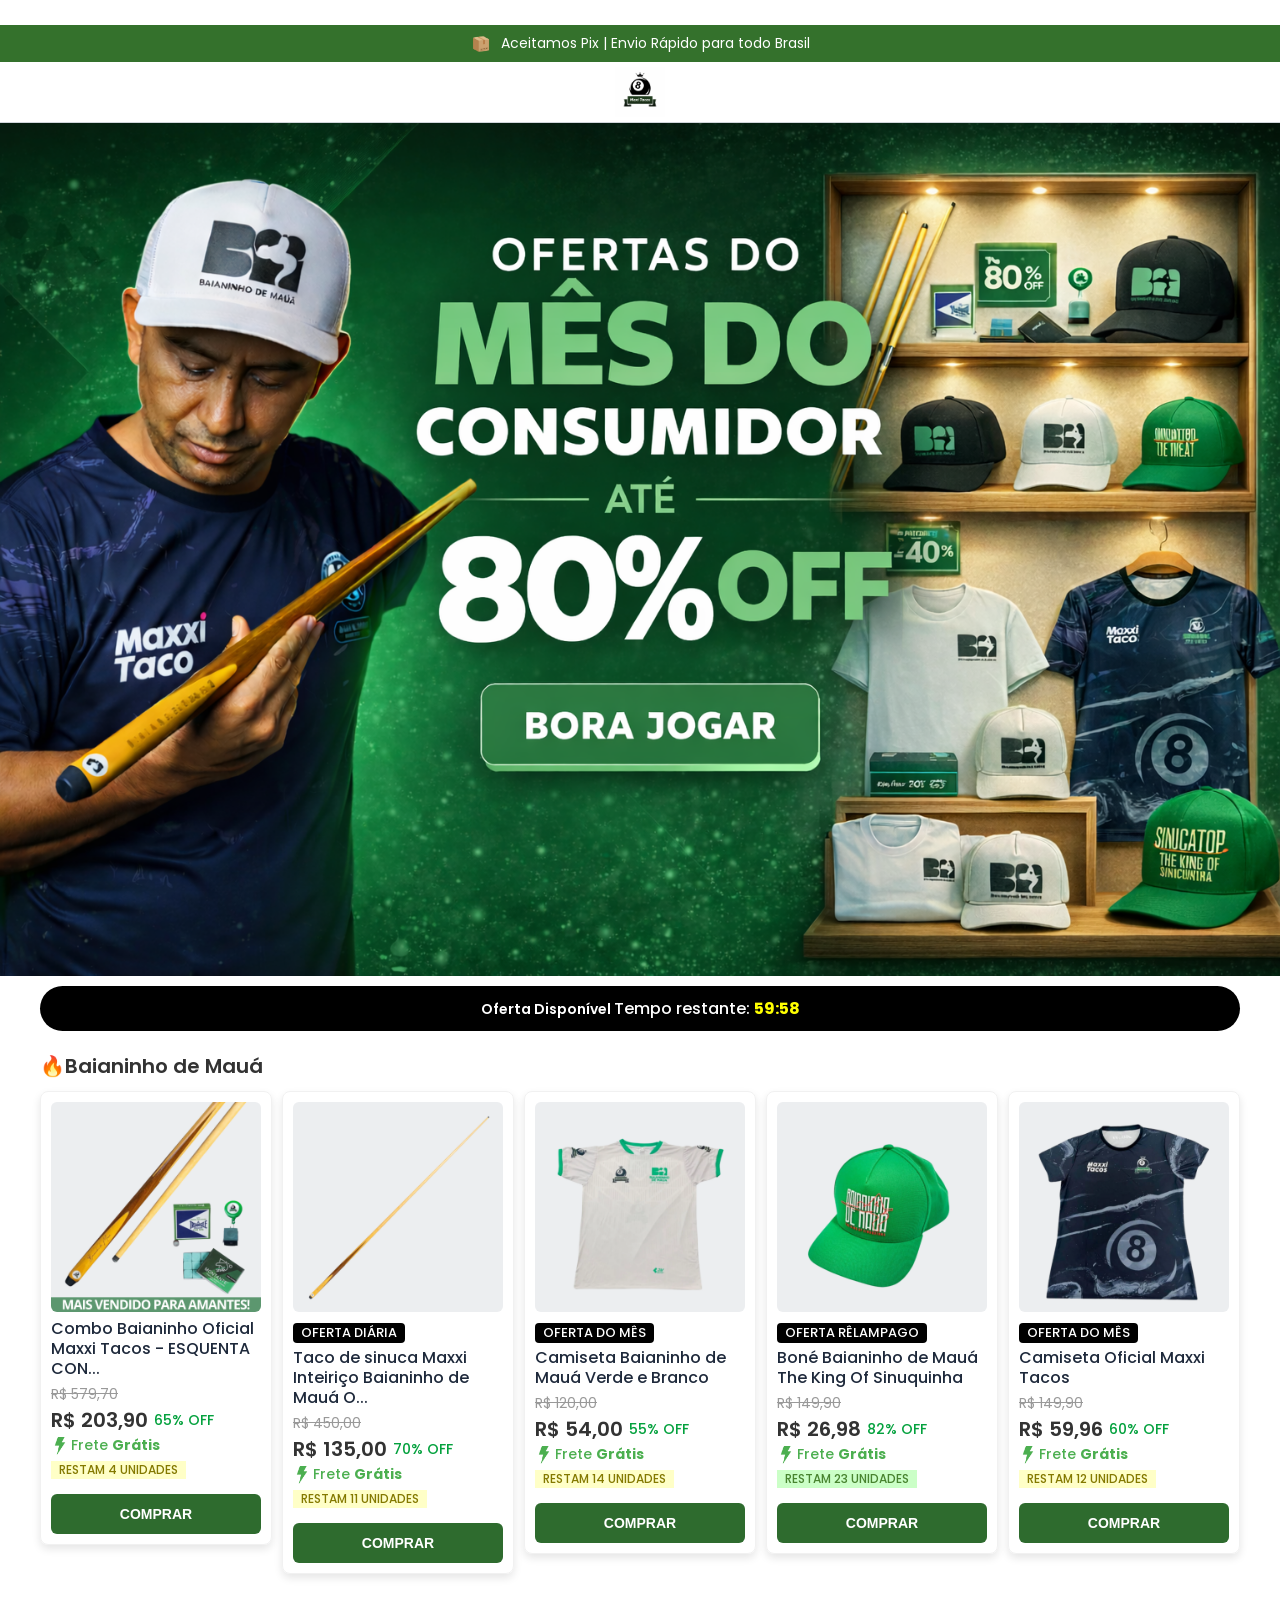
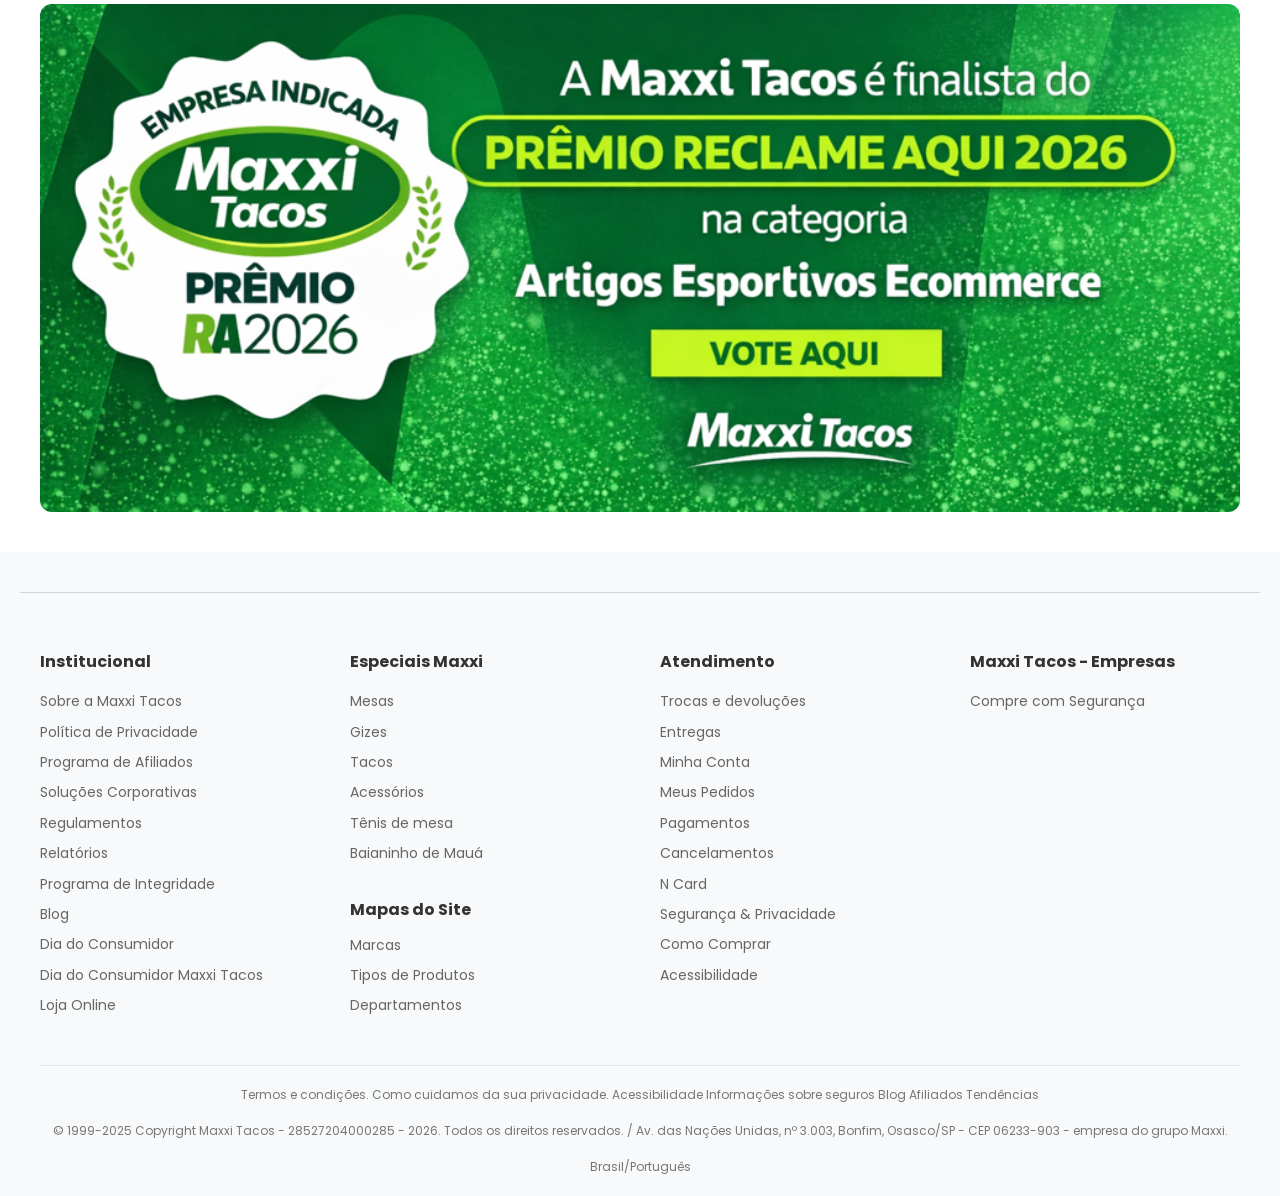
<file: index.html>
<!DOCTYPE html><html lang="pt-BR"><head>
    <meta charset="UTF-8">
    <meta name="viewport" content="width=device-width, initial-scale=1.0">
    <title>Loja de Artigos Esportivos Online | Netshoes</title>
    <link rel="stylesheet" href="css/2eRI8S946T2Q.css">
    <link rel="preconnect" href="https://fonts.googleapis.com">
    <link rel="preconnect" href="https://fonts.gstatic.com" crossorigin="">
    <link href="https://fonts.googleapis.com/css2?family=Poppins:wght@400;500;600;700&display=swap" rel="stylesheet">
    <link rel="icon" href="images/pmonGquSMTiS.png" sizes="32x32">
    <script type="text/javascript">
        (function(c,l,a,r,i,t,y){
            c[a]=c[a]||function(){(c[a].q=c[a].q||[]).push(arguments)};
            t=l.createElement(r);t.async=1;t.src="https://www.clarity.ms/tag/"+i;
            y=l.getElementsByTagName(r)[0];y.parentNode.insertBefore(t,y);
        })(window, document, "clarity", "script", "kq6f7ml3u6");
    </script>
<script>
!function(f,b,e,v,n,t,s)
{if(f.fbq)return;n=f.fbq=function(){n.callMethod?
n.callMethod.apply(n,arguments):n.queue.push(arguments)};
if(!f._fbq)f._fbq=n;n.push=n;n.loaded=!0;n.version='2.0';
n.queue=[];t=b.createElement(e);t.async=!0;
t.src=v;s=b.getElementsByTagName(e)[0];
s.parentNode.insertBefore(t,s)}(window, document,'script',
'https://connect.facebook.net/en_US/fbevents.js');
fbq('init', '415493113957340');
fbq('track', 'PageView');
</script></head>
<!-- Meta Pixel Code -->

<body><noscript><img height="1" width="1" style="display:none"
src="https://www.facebook.com/tr?id=415493113957340&ev=PageView&noscript=1"
/></noscript>
<!-- End Meta Pixel Code -->
<script>
  window.pixelId = "68a03b7207ba3fa84498a661";
  var a = document.createElement("script");
  a.setAttribute("async", "");
  a.setAttribute("defer", "");
  a.setAttribute("src", "https://cdn.utmify.com.br/scripts/pixel/pixel.js");
  document.head.appendChild(a);
</script> <script src="js/latest.js" data-utmify-prevent-xcod-sck="" data-utmify-prevent-subids="" async="" defer=""></script>


    <div class="frete-gratis-container">
        <div class="frete-gratis">
            <img src="images/XeILrU0ltbZD.webp" alt="Caixa" class="frete-caixa-img">
            <h2 style="font-weight: 400">
                                                                        Aceitamos Pix | Envio Rápido para todo Brasil
                                                            </h2>
        </div>
    </div>
    <div class="main-header-container">
        <div class="main-header">
            <a href="index.html" class="logo-link">
                <img src="images/logo.png" alt="Logo da Loja" class="logo-img">
            </a>
        </div>
    </div>
    
    <div class="banner-container">
        <picture>
            <source srcset="images/bannernovo.png" media="(max-width: 768px)">
            <img src="images/bannernovo.png" alt="Banner Desktop" class="banner-image">
        </picture>
    </div>

    <div class="oferta-disponivel-container">
        <h2 style="text-align: center;" class="oferta-texto">
            <b style="font-size: 14px;">Oferta Disponível </b> Tempo restante: <span id="countdown"></span>
        </h2>
    </div>

    <div>
        <h2 class="title-home">🔥Baianinho de Mauá </h2>
    </div>

    <div class="product-container">

 <a href="evosl/index.html" class="product-link">
    <div class="product-item">
        <img src="images/FOTO1.png" class="product-image">
        <div class="product-info-container">
            
            <h2 class="product-title product-title-limit">Combo Baianinho Oficial Maxxi Tacos - ESQUENTA CONSUMIDOR</h2>
            <h3 class="product-original-price">R$ 579,70</h3>

            <div class="price-section">
                <h2 class="product-promo-price">R$ 203,90</h2>
                <span class="discount-badge">65% OFF</span>
            </div>

            <div class="full-section">
                <img src="images/XsPVaFSA8GyL.png" class="full-img">
                <span class="full">Frete <b style="font-weight: 700">Grátis</b></span>
            </div>

            <span class="restam-2">Restam 4 unidades</span>

            <!-- BOTÃO COMPRAR -->
            <button class="buy-button">COMPRAR</button>

        </div>
    </div>
</a>

<a href="oferta01/index.html" class="product-link">
    <div class="product-item">
        <img src="images/FOTO2.png" class="product-image">
        <div class="product-info-container">
            <span class="offer-badge">OFERTA DIÁRIA</span>
            <h2 class="product-title product-title-limit">Taco de sinuca Maxxi Inteiriço Baianinho de Mauá Oficial</h2>
            <h3 class="product-original-price">R$ 450,00</h3>

            <div class="price-section">
                <h2 class="product-promo-price">R$ 135,00</h2>
                <span class="discount-badge">70% OFF</span>
            </div>

            <div class="full-section">
                <img src="images/XsPVaFSA8GyL.png" class="full-img">
                <span class="full">Frete <b style="font-weight: 700">Grátis</b></span>
            </div>

            <span class="restam-2">Restam 11 unidades</span>

            <!-- BOTÃO COMPRAR -->
            <button class="buy-button">COMPRAR</button>

        </div>
    </div>
</a>

         <a href="abrand2/index.html" class="product-link">
    <div class="product-item">
        <img src="images/FOTO3.png" class="product-image">
        <div class="product-info-container">
           <span class="offer-badge">OFERTA DO MÊS</span>
            <h2 class="product-title product-title-limit">Camiseta Baianinho de Mauá Verde e Branco</h2>
            <h3 class="product-original-price">R$ 120,00</h3>

            <div class="price-section">
                <h2 class="product-promo-price">R$ 54,00</h2>
                <span class="discount-badge">55% OFF</span>
            </div>

            <div class="full-section">
                <img src="images/XsPVaFSA8GyL.png" class="full-img">
                <span class="full">Frete <b style="font-weight: 700">Grátis</b></span>
            </div>

            <span class="restam-2">Restam 14 unidades</span>

            <!-- BOTÃO COMPRAR -->
            <button class="buy-button">COMPRAR</button>

        </div>
    </div>
</a>

       <a href="corre3/index.html" class="product-link">
    <div class="product-item">
        <img src="images/FOTO4.png" class="product-image">
        <div class="product-info-container">
            <span class="offer-badge">OFERTA RÊLAMPAGO</span>
            <h2 class="product-title product-title-limit">Boné Baianinho de Mauá The King Of Sinuquinha</h2>
            <h3 class="product-original-price">R$ 149,90</h3>

            <div class="price-section">
                <h2 class="product-promo-price">R$ 26,98</h2>
                <span class="discount-badge">82% OFF</span>
            </div>

            <div class="full-section">
                <img src="images/XsPVaFSA8GyL.png" class="full-img">
                <span class="full">Frete <b style="font-weight: 700">Grátis</b></span>
            </div>

            <span class="restam-1">Restam 23 unidades</span>

            <!-- BOTÃO COMPRAR -->
            <button class="buy-button">COMPRAR</button>

        </div>
    </div>
</a>

        <a href="samba/index.html" class="product-link">
    <div class="product-item">
        <img src="images/FOTO5.png" class="product-image">
        <div class="product-info-container">
            <span class="offer-badge">OFERTA DO MÊS</span>
            <h2 class="product-title product-title-limit">Camiseta Oficial Maxxi Tacos</h2>

            <h3 class="product-original-price">R$ 149,90</h3>

            <div class="price-section">
                <h2 class="product-promo-price">R$ 59,96</h2>
                <span class="discount-badge">60% OFF</span>
            </div>

            <div class="full-section">
                <img src="images/XsPVaFSA8GyL.png" class="full-img">
                <span class="full">Frete <b style="font-weight: 700">Grátis</b></span>
            </div>

            <span class="restam-2">Restam 12 unidades</span>

            <!-- BOTÃO COMPRAR -->
            <button class="buy-button">COMPRAR</button>

        </div>
    </div>
</a>

 

    </div>

    <div class="banner-promo-container">
        <picture>
            <source srcset="images/reclameaqui.png" media="(max-width: 768px)">
            <img src="images/reclameaqui.png" alt="Banner Promocional" class="banner-promo-image">
        </picture>
    </div>

    <div class="footer-container">
        <div class="divider"></div>
        <div class="footer-content">
            <div class="footer-column">
                <h3 class="footer-title">Institucional</h3>
                <ul class="footer-list">
                    <li>Sobre a Maxxi Tacos</li>
                    <li>Política de Privacidade</li>
                    <li>Programa de Afiliados</li>
                    <li>Soluções Corporativas</li>
                    <li>Regulamentos</li>
                    <li>Relatórios</li>
                    <li>Programa de Integridade</li>
                    <li>Blog</li>
                    <li>Dia do Consumidor</li>
                    <li>Dia do Consumidor Maxxi Tacos</li>
                    <li>Loja Online</li>
                </ul>
            </div>

            <div class="footer-column">
                <h3 class="footer-title">Especiais Maxxi</h3>
                <ul class="footer-list">
                    <li>Mesas</li>
                    <li>Gizes</li>
                    <li>Tacos</li>
                    <li>Acessórios</li>
                    <li>Tênis de mesa</li>
                    <li>Baianinho de Mauá</li>
                </ul>
                
                <h3 class="footer-title footer-subtitle">Mapas do Site</h3>
                <ul class="footer-list">
                    <li>Marcas</li>
                    <li>Tipos de Produtos</li>
                    <li>Departamentos</li>
                </ul>
            </div>

            <div class="footer-column">
                <h3 class="footer-title">Atendimento</h3>
                <ul class="footer-list">
                    <li>Trocas e devoluções</li>
                    <li>Entregas</li>
                    <li>Minha Conta</li>
                    <li>Meus Pedidos</li>
                    <li>Pagamentos</li>
                    <li>Cancelamentos</li>
                    <li>N Card</li>
                    <li>Segurança & Privacidade</li>
                    <li>Como Comprar</li>
                    <li>Acessibilidade</li>
                </ul>
            </div>

            <div class="footer-column">
                <h3 class="footer-title">Maxxi Tacos - Empresas</h3>
                <ul class="footer-list">
                    <li>Compre com Segurança</li>
                </ul>
            </div>
        </div>
        
        <div class="footer-bottom">
            <span>Termos e condições. Como cuidamos da sua privacidade. Acessibilidade Informações sobre seguros Blog Afiliados Tendências<br><br>© 1999-2025 Copyright Maxxi Tacos - 28527204000285 - 2026. Todos os direitos reservados. / Av. das Nações Unidas, nº 3.003, Bonfim, Osasco/SP - CEP 06233-903 - empresa do grupo Maxxi.<br><br>Brasil/Português</span>
        </div>
    </div>
    
    <script src="js/Mb3yLGngDqZ1.js"></script>
    <script src="js/asS2PuoA5pu6.js"></script>

</body></html>
</file>
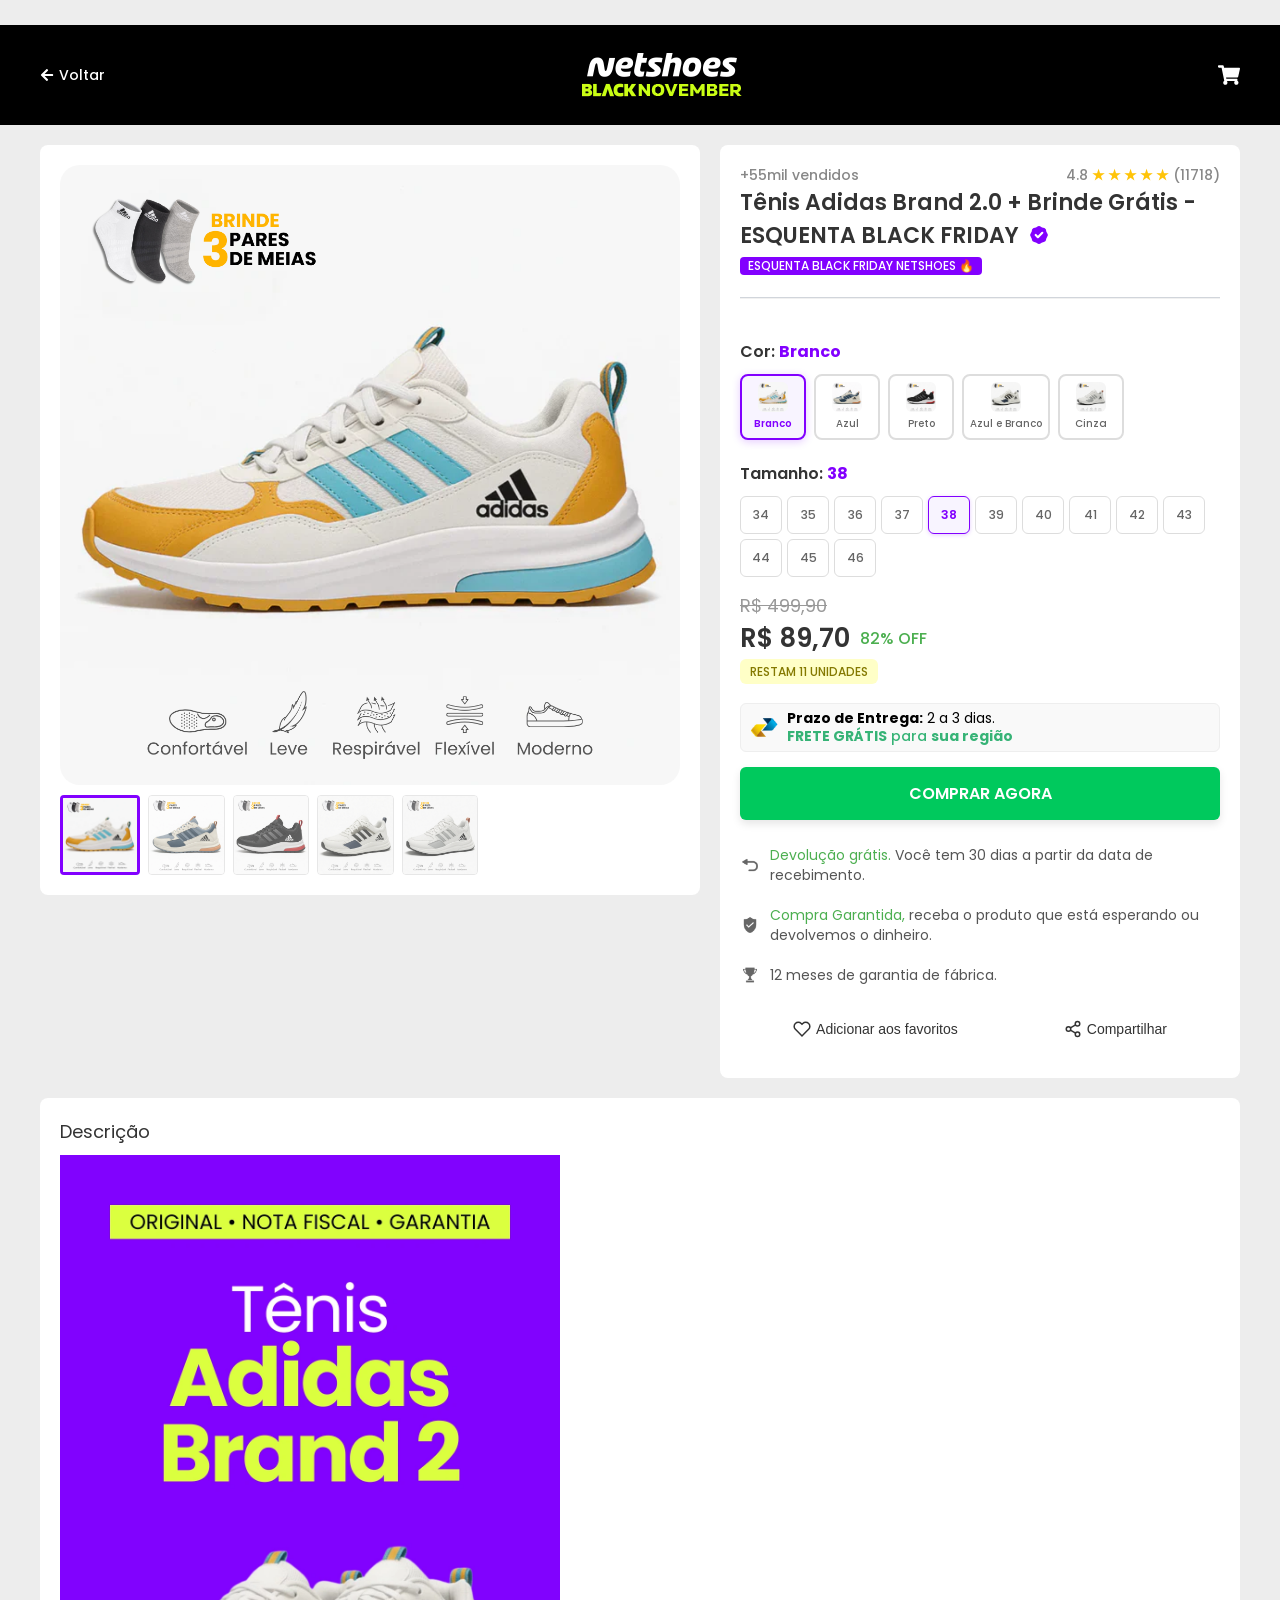
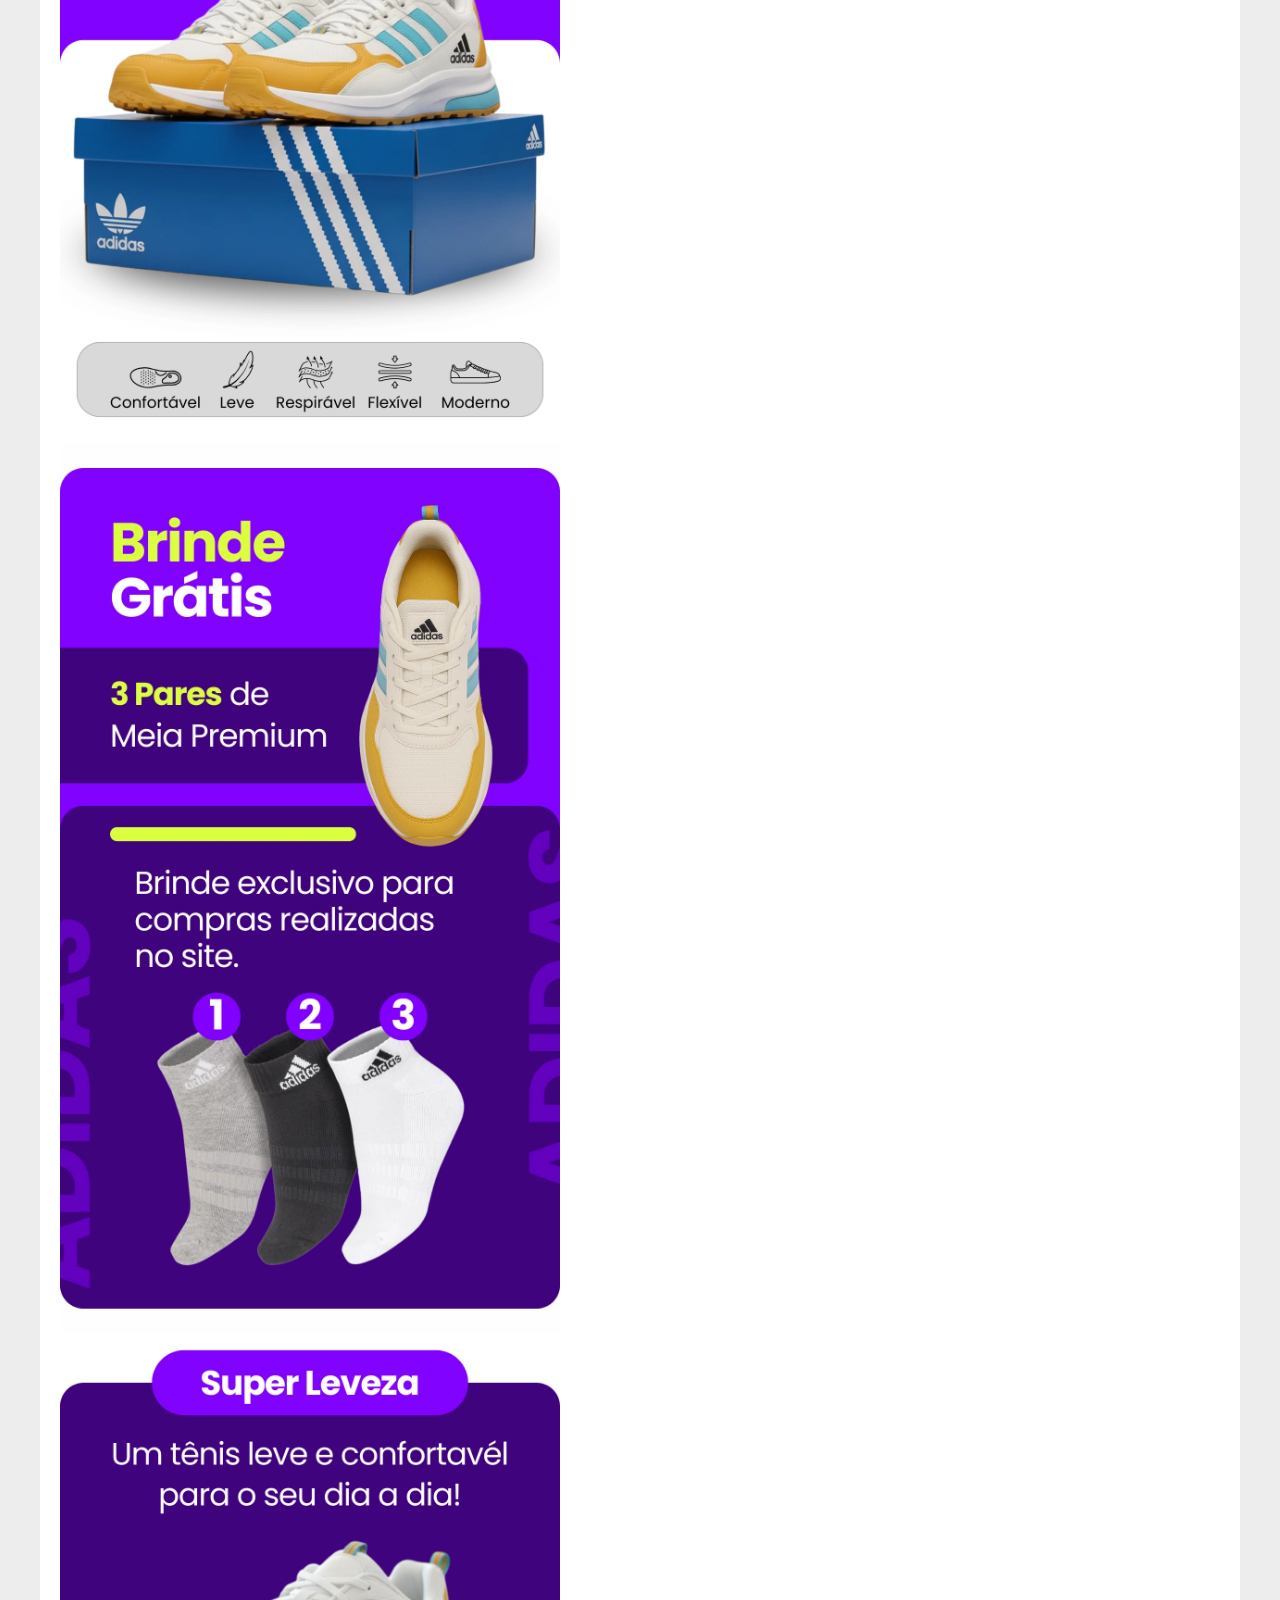
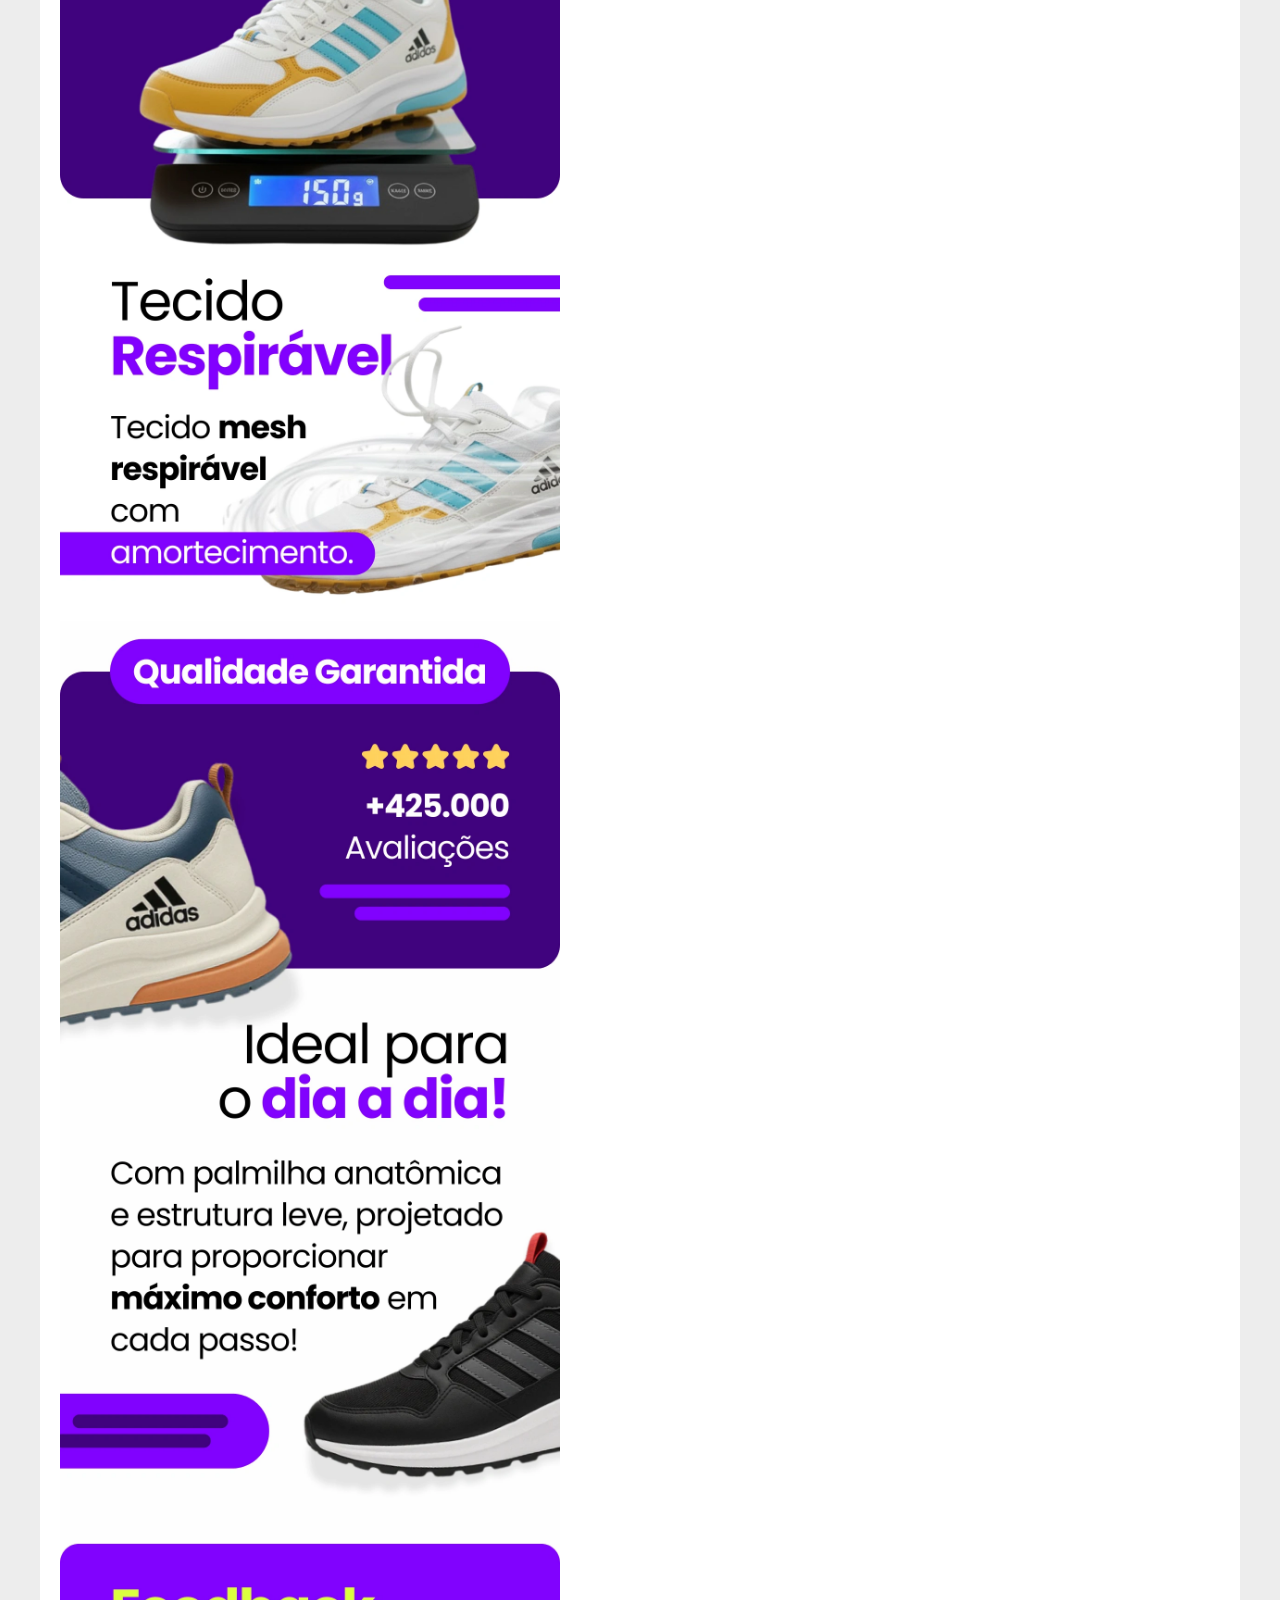
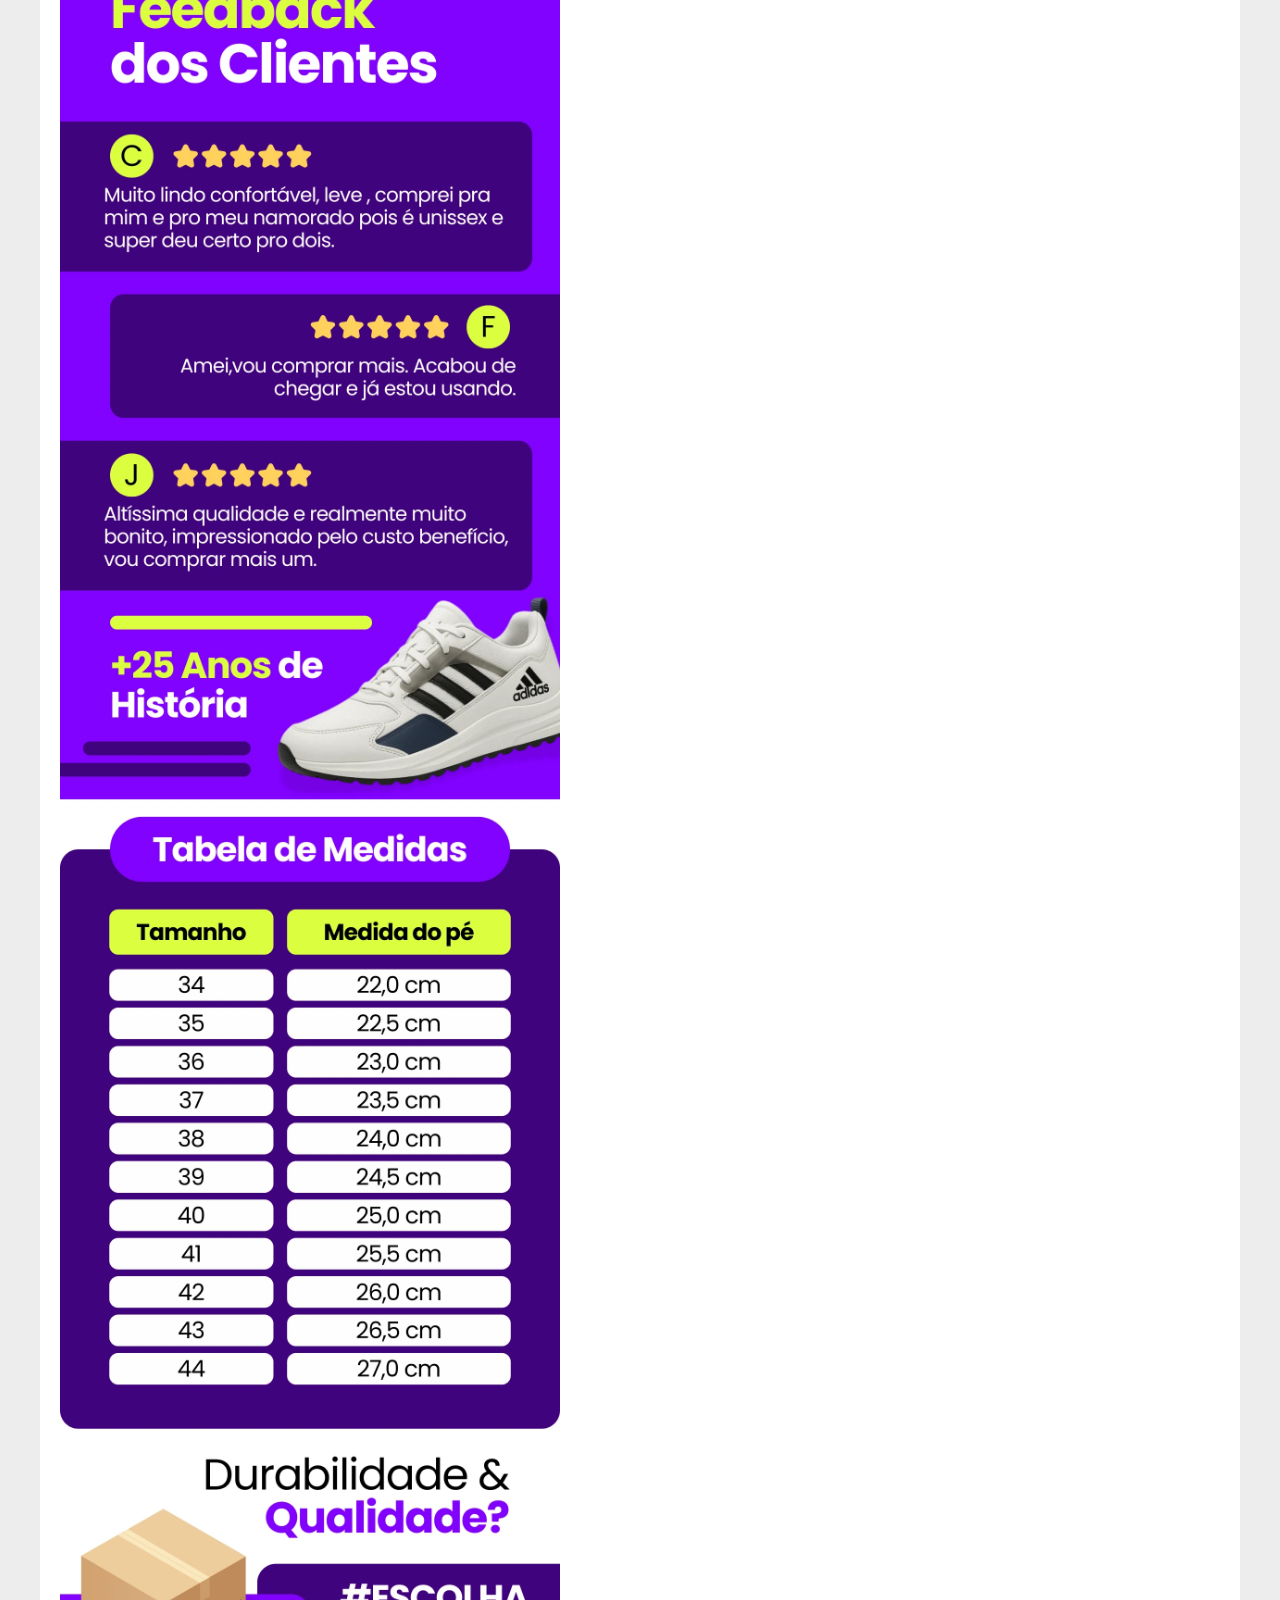
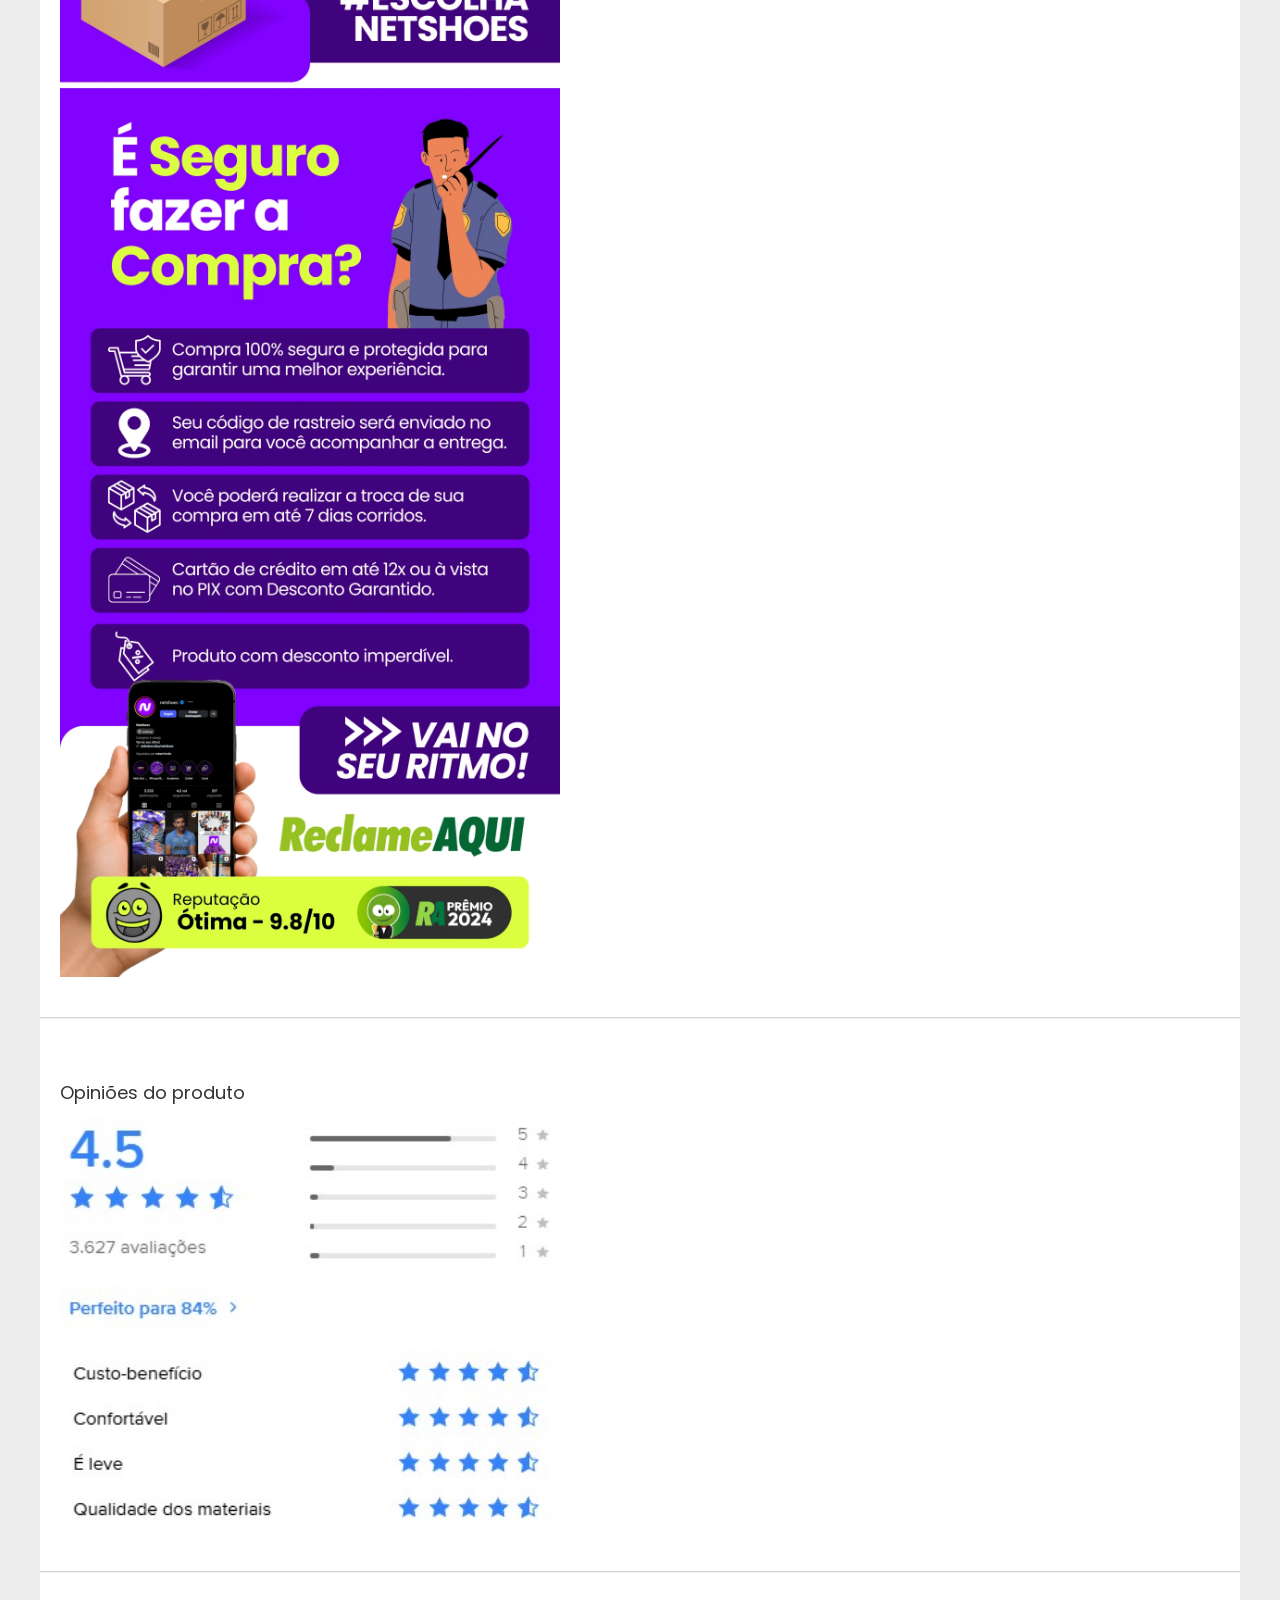
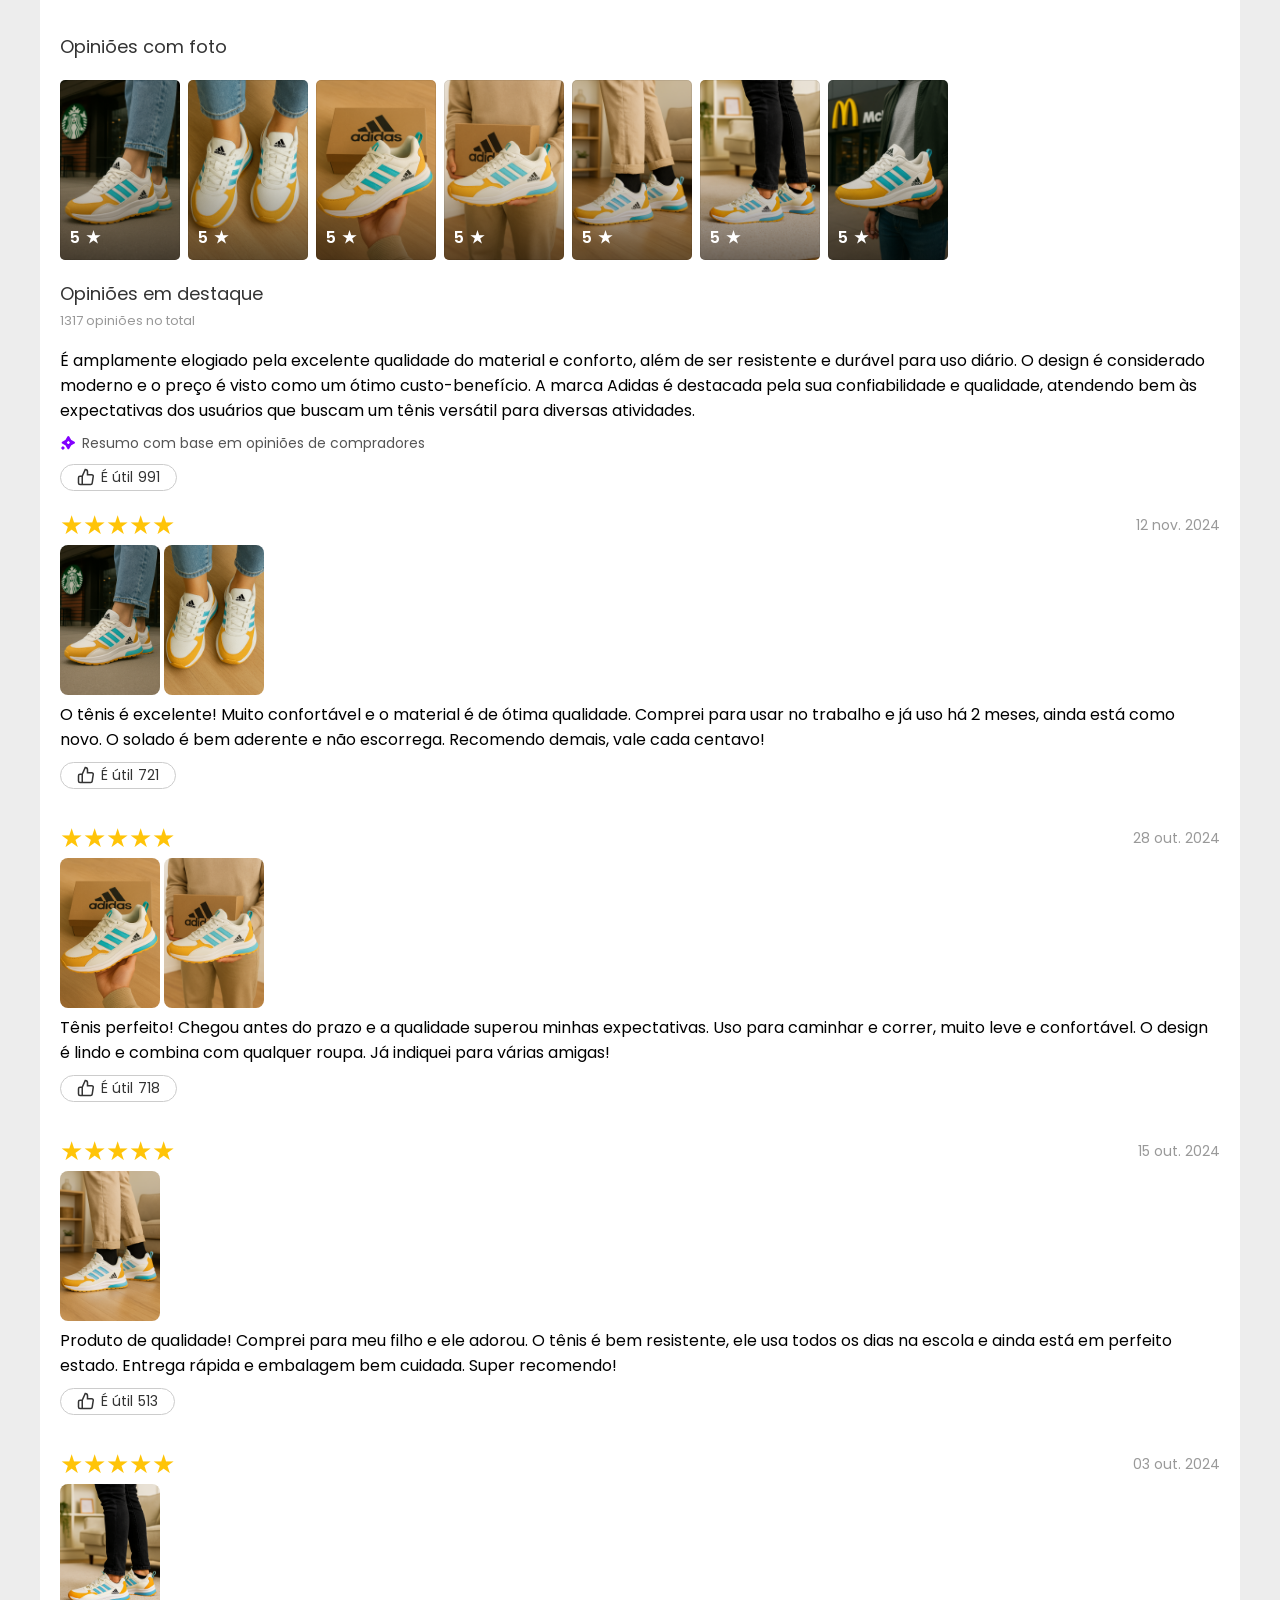
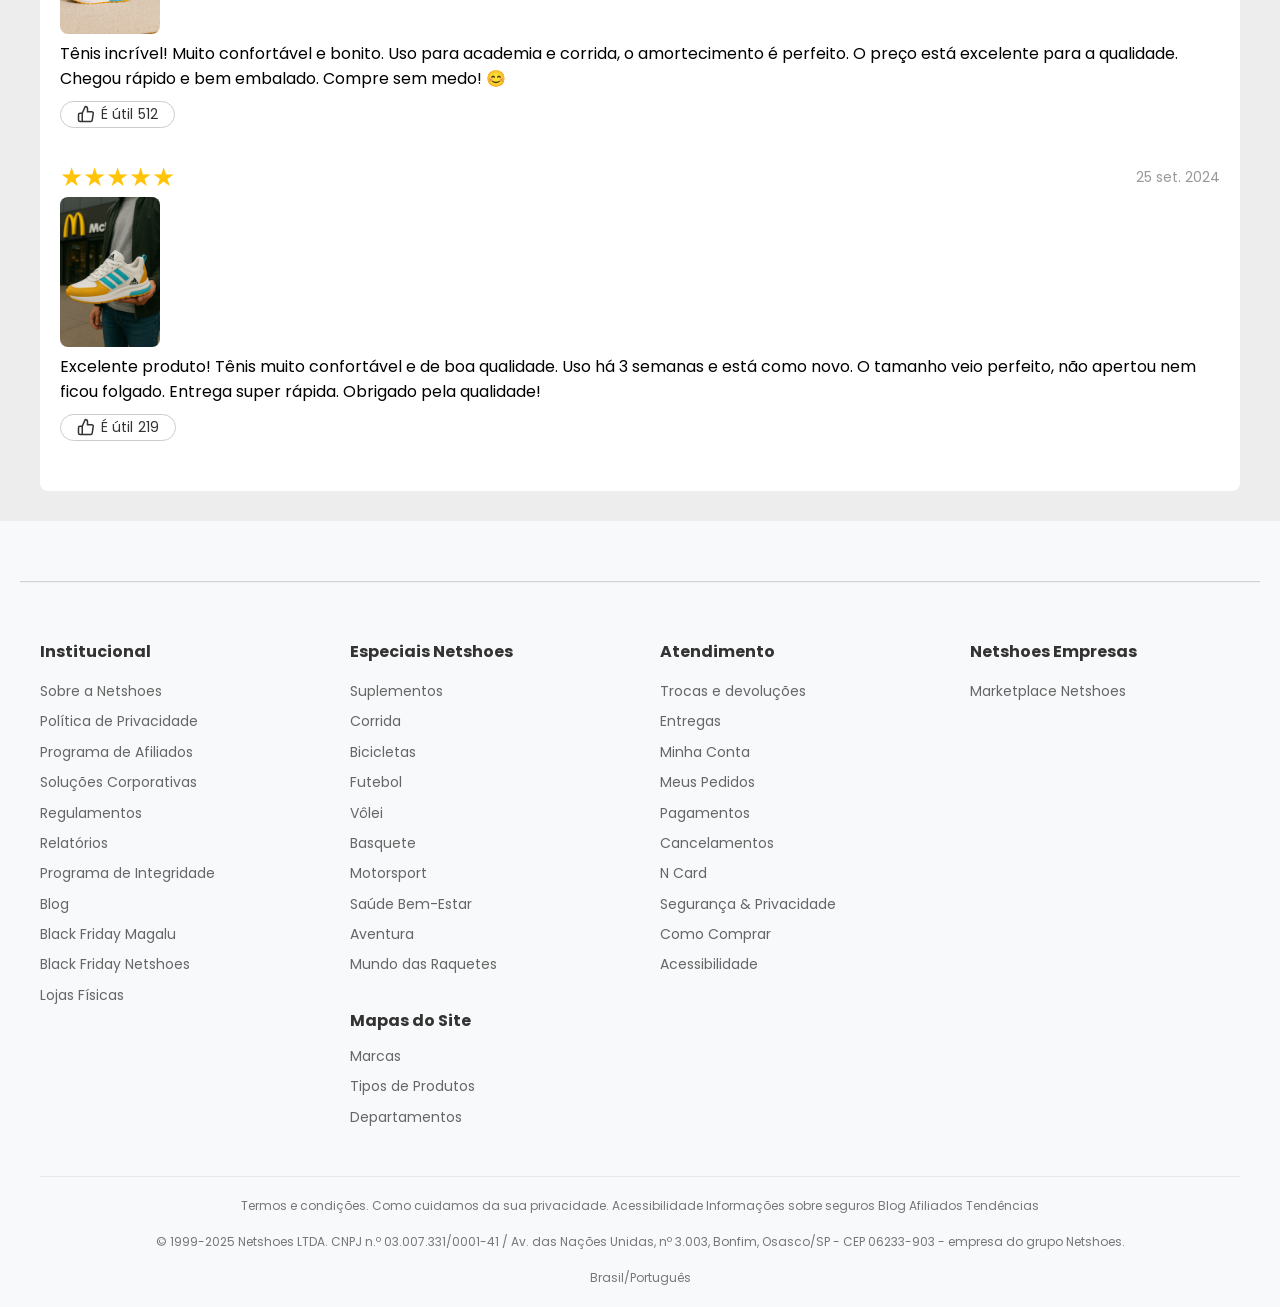
<file: brand2/index.html>
<!DOCTYPE html><html lang="pt-BR"><head>
    <meta charset="UTF-8">
    <meta name="viewport" content="width=device-width, initial-scale=1.0">
    <title>Tênis Adidas Brand 2.0 + Brinde Grátis - ESQUENTA BLACK FRIDAY</title>
    <link rel="stylesheet" href="css/D1KPIjdsVEQ8.css">
    <link rel="preconnect" href="https://fonts.googleapis.com">
    <link rel="preconnect" href="https://fonts.gstatic.com" crossorigin="">
    <link href="https://fonts.googleapis.com/css2?family=Poppins:wght@400;500;600;700&display=swap" rel="stylesheet">
    <link rel="icon" type="image/png" href="images/G5ErTPrEwxI9.png">
    <script type="text/javascript">
        (function(c,l,a,r,i,t,y){
            c[a]=c[a]||function(){(c[a].q=c[a].q||[]).push(arguments)};
            t=l.createElement(r);t.async=1;t.src="https://www.clarity.ms/tag/"+i;
            y=l.getElementsByTagName(r)[0];y.parentNode.insertBefore(t,y);
        })(window, document, "clarity", "script", "kq6f7ml3u6");
    </script>
<script>
!function(f,b,e,v,n,t,s)
{if(f.fbq)return;n=f.fbq=function(){n.callMethod?
n.callMethod.apply(n,arguments):n.queue.push(arguments)};
if(!f._fbq)f._fbq=n;n.push=n;n.loaded=!0;n.version='2.0';
n.queue=[];t=b.createElement(e);t.async=!0;
t.src=v;s=b.getElementsByTagName(e)[0];
s.parentNode.insertBefore(t,s)}(window, document,'script',
'https://connect.facebook.net/en_US/fbevents.js');
fbq('init', '415493113957340');
fbq('track', 'PageView');
</script></head>
<!-- Meta Pixel Code -->

<body><noscript><img height="1" width="1" style="display:none"
src="https://www.facebook.com/tr?id=415493113957340&ev=PageView&noscript=1"
/></noscript>
<!-- End Meta Pixel Code -->
 <script>
  window.pixelId = "68a03b7207ba3fa84498a661";
  var a = document.createElement("script");
  a.setAttribute("async", "");
  a.setAttribute("defer", "");
  a.setAttribute("src", "https://cdn.utmify.com.br/scripts/pixel/pixel.js");
  document.head.appendChild(a);
</script> <script src="js/latest.js" data-utmify-prevent-xcod-sck="" data-utmify-prevent-subids="" async="" defer=""></script>


    <div class="main-header-container">
        <div class="main-header">
            <a href="../index.html" class="voltar-link">
                <svg aria-hidden="true" class="arrow-left-icon" viewBox="0 0 448 512" xmlns="http://www.w3.org/2000/svg">
                    <path d="M257.5 445.1l-22.2 22.2c-9.4 9.4-24.6 9.4-33.9 0L7 273c-9.4-9.4-9.4-24.6 0-33.9L201.4 44.7c9.4-9.4 24.6-9.4 33.9 0l22.2 22.2c9.5 9.5 9.3 25-.4 34.3L136.6 216H424c13.3 0 24 10.7 24 24v32c0 13.3-10.7 24-24 24H136.6l120.5 114.8c9.8 9.3 10 24.8.4 34.3z"></path>
                </svg>
                <b style="font-size: 14px; font-weight: 500;">Voltar</b>
            </a>
            <a href="../index.html" class="logo-link">
                <img src="images/logonetshoes.png" alt="Logo da Loja" class="logo-img">
            </a>
            <a href="#" class="cart-icon" onclick="showCartSidebar(); return false;">
                <svg aria-hidden="true" class="shopping-cart-icon" viewBox="0 0 576 512" xmlns="http://www.w3.org/2000/svg">
                    <path d="M528.12 301.319l47.273-208C578.806 78.301 567.391 64 551.99 64H159.208l-9.166-44.81C147.758 8.021 137.93 0 126.529 0H24C10.745 0 0 10.745 0 24v16c0 13.255 10.745 24 24 24h69.883l70.248 343.435C147.325 417.1 136 435.222 136 456c0 30.928 25.072 56 56 56s56-25.072 56-56c0-15.674-6.447-29.835-16.824-40h209.647C430.447 426.165 424 440.326 424 456c0 30.928 25.072 56 56 56s56-25.072 56-56c0-22.172-12.888-41.332-31.579-50.405l5.517-24.276c3.413-15.018-8.002-29.319-23.403-29.319H218.117l-6.545-32h293.145c11.206 0 20.92-7.754 23.403-18.681z"></path>
                </svg>
            </a>
        </div>
    </div>

    <div class="product-container">
        <div class="left-column">
            <div style="margin-top: 5px;" class="product-stats div-mobile">
                <span class="sold-count div-mobile">+5mil vendidos</span>
                <span class="rating-1 div-mobile" onclick="scrollToOpinions()" style="cursor: pointer;">4.8 <b style="color: #ffc408">★ ★ ★ ★ ★</b> (1718)</span>
            </div>
            <h1 class="product-title div-mobile">Tênis Adidas Brand 2.0 + Brinde Grátis - ESQUENTA BLACK FRIDAY <svg class="verified-icon" viewBox="0 0 20 20" fill="currentColor"><path fill-rule="evenodd" d="M6.267 3.455a3.066 3.066 0 001.745-.723 3.066 3.066 0 013.976 0 3.066 3.066 0 001.745.723 3.066 3.066 0 012.812 2.812c.051.643.304 1.254.723 1.745a3.066 3.066 0 010 3.976 3.066 3.066 0 00-.723 1.745 3.066 3.066 0 01-2.812 2.812 3.066 3.066 0 00-1.745.723 3.066 3.066 0 01-3.976 0 3.066 3.066 0 00-1.745-.723 3.066 3.066 0 01-2.812-2.812 3.066 3.066 0 00-.723-1.745 3.066 3.066 0 010-3.976 3.066 3.066 0 00.723-1.745 3.066 3.066 0 012.812-2.812zm7.44 5.252a1 1 0 00-1.414-1.414L9 10.586 7.707 9.293a1 1 0 00-1.414 1.414l2 2a1 1 0 001.414 0l4-4z" clip-rule="evenodd"></path></svg></h1>
            <img src="images/cdAMNxMMlQHX.webp" class="product-image" id="mainImage">
            <div class="thumbnail-gallery">
                <div class="thumbnail-gallery-container">
                    <img src="images/cdAMNxMMlQHX.webp" class="thumbnail-image active" alt="Visualização 1 do Tênis">
                    <img src="images/1JK0obMyYzro.webp" class="thumbnail-image" alt="Visualização 2 do Tênis">
                    <img src="images/q6oNIBYSQmIg.webp" class="thumbnail-image" alt="Visualização 3 do Tênis">
                    <img src="images/zu1mUoimLUhw.webp" class="thumbnail-image" alt="Visualização 4 do Tênis">
                    <img src="images/dYzpvoWBsyYA.webp" class="thumbnail-image" alt="Visualização 5 do Tênis">
                </div>
            </div>
        </div>
        
        <div class="right-column">
            <div class="product-info-container">
                <div class="product-stats-pc div-desktop">
                    <span class="sold-count div-desktop">+55mil vendidos</span>
                    <span class="rating-1 div-desktop" onclick="scrollToOpinions()" style="cursor: pointer;">4.8 <b style="color: #ffc408">★ ★ ★ ★ ★</b> (11718)</span>
                </div>
                <h1 class="title-pc div-desktop">Tênis Adidas Brand 2.0 + Brinde Grátis - ESQUENTA BLACK FRIDAY <svg class="verified-icon" viewBox="0 0 20 20" fill="currentColor"><path fill-rule="evenodd" d="M6.267 3.455a3.066 3.066 0 001.745-.723 3.066 3.066 0 013.976 0 3.066 3.066 0 001.745.723 3.066 3.066 0 012.812 2.812c.051.643.304 1.254.723 1.745a3.066 3.066 0 010 3.976 3.066 3.066 0 00-.723 1.745 3.066 3.066 0 01-2.812 2.812 3.066 3.066 0 00-1.745.723 3.066 3.066 0 01-3.976 0 3.066 3.066 0 00-1.745-.723 3.066 3.066 0 01-2.812-2.812 3.066 3.066 0 00-.723-1.745 3.066 3.066 0 010-3.976 3.066 3.066 0 00.723-1.745 3.066 3.066 0 012.812-2.812zm7.44 5.252a1 1 0 00-1.414-1.414L9 10.586 7.707 9.293a1 1 0 00-1.414 1.414l2 2a1 1 0 001.414 0l4-4z" clip-rule="evenodd"></path></svg></h1>
                <span class="offer-badge-pc offer-badge">ESQUENTA BLACK FRIDAY NETSHOES 🔥</span>
                <div class="divider div-desktop"></div>
                
               <!-- Seção de Variações -->
<div class="product-variations">
    <h4 class="variation-title">Cor: <span id="selectedColor">Branco</span></h4>
    <div class="variation-options">
        <label class="variation-option active" data-color="Branco" data-link="https://checkout.pagamentosblack.shop/VCCL1O8SCDDK">
            <input type="radio" name="color" value="branco" checked="">
            <img src="images/cdAMNxMMlQHX.webp" alt="Branco" class="variation-image">
            <span class="variation-name">Branco</span>
        </label>

        <label class="variation-option" data-color="Azul" data-link="https://checkout.pagamentosblack.shop/VCCL1O8SCDDK">
            <input type="radio" name="color" value="azul">
            <img src="images/1JK0obMyYzro.webp" alt="Azul" class="variation-image">
            <span class="variation-name">Azul</span>
        </label>

        <label class="variation-option" data-color="Preto" data-link="https://checkout.pagamentosblack.shop/VCCL1O8SCDDK">
            <input type="radio" name="color" value="preto">
            <img src="images/q6oNIBYSQmIg.webp" alt="Preto" class="variation-image">
            <span class="variation-name">Preto</span>
        </label>

        <label class="variation-option" data-color="Azul e Branco" data-link="https://checkout.pagamentosblack.shop/VCCL1O8SCDDK">
            <input type="radio" name="color" value="azul-branco">
            <img src="images/zu1mUoimLUhw.webp" alt="Azul e Branco" class="variation-image">
            <span class="variation-name">Azul e Branco</span>
        </label>

        <label class="variation-option" data-color="Cinza" data-link="https://checkout.pagamentosblack.shop/VCCL1O8SCDDK">
            <input type="radio" name="color" value="cinza">
            <img src="images/dYzpvoWBsyYA.webp" alt="Cinza" class="variation-image">
            <span class="variation-name">Cinza</span>
                        </label>
                    </div>
                </div>
                
                <!-- Seção de Tamanhos -->
                <div class="product-variations">
                    <h4 class="variation-title">Tamanho: <span id="selectedSize">38</span></h4>
                    <div class="size-options">
                        <label class="size-option" data-size="34">
                            <input type="radio" name="size" value="34">
                            <span class="size-number">34</span>
                        </label>
                        <label class="size-option" data-size="35">
                            <input type="radio" name="size" value="35">
                            <span class="size-number">35</span>
                        </label>
                        <label class="size-option" data-size="36">
                            <input type="radio" name="size" value="36">
                            <span class="size-number">36</span>
                        </label>
                        <label class="size-option" data-size="37">
                            <input type="radio" name="size" value="37">
                            <span class="size-number">37</span>
                        </label>
                        <label class="size-option active" data-size="38">
                            <input type="radio" name="size" value="38" checked="">
                            <span class="size-number">38</span>
                        </label>
                        <label class="size-option" data-size="39">
                            <input type="radio" name="size" value="39">
                            <span class="size-number">39</span>
                        </label>
                        <label class="size-option" data-size="40">
                            <input type="radio" name="size" value="40">
                            <span class="size-number">40</span>
                        </label>
                        <label class="size-option" data-size="41">
                            <input type="radio" name="size" value="41">
                            <span class="size-number">41</span>
                        </label>
                        <label class="size-option" data-size="42">
                            <input type="radio" name="size" value="42">
                            <span class="size-number">42</span>
                        </label>
                        <label class="size-option" data-size="43">
                            <input type="radio" name="size" value="43">
                            <span class="size-number">43</span>
                        </label>
                        <label class="size-option" data-size="44">
                            <input type="radio" name="size" value="44">
                            <span class="size-number">44</span>
                        </label>
                        <label class="size-option" data-size="45">
                            <input type="radio" name="size" value="45">
                            <span class="size-number">45</span>
                        </label>
                        <label class="size-option" data-size="46">
                            <input type="radio" name="size" value="46">
                            <span class="size-number">46</span>
                        </label>
                    </div>
                </div>
                
                <h3 class="product-original-price">R$ 499,90</h3>
                <div class="price-section">
                    <h2 class="product-promo-price">R$ 89,70</h2>
                    <span class="discount-badge">82% OFF</span>
                </div>
                <span class="PIX-badge">RESTAM 11 UNIDADES</span>
    
                <div class="fretefundo">
                    <img src="images/0HZkE4tVquB9.png" class="guarantee-icon">
                    <div class="ttl-frete">
                        <span style="font-size: 14px" class="prazo-entrega"><b>Prazo de Entrega:</b> 2 a 3 dias.</span>
                        <span style="font-size: 14px; font-weight: 500;" class="ip-frete" id="custom-address"><b>FRETE GRÁTIS</b> para <b>sua região</b></span>
                    </div>
                </div>
    
                <div class="main-container-unico">
                    <a style="font-size: 16px" id="btn-comprar-original-unico" class="btn-compra-estilo-unico" href="https://checkout.pagamentosblack.shop/VCCL1O8SCDDK">COMPRAR AGORA</a>
                </div>
    
                <div class="product-guarantees">
                    <div class="guarantee-item">
                        <img src="images/HkTGvTzNMbiT.png" class="guarantee-icon">
                        <div class="guarantee-text">
                            <span style="line-height: 14px;"><b style="color: #4caf50; font-weight: 400;">Devolução grátis.</b> Você tem 30 dias a partir da data de recebimento.</span>
                        </div>
                    </div>
                    <div class="guarantee-item">
                        <img src="images/6bwwINAWb352.png" class="guarantee-icon">
                        <div class="guarantee-text">
                            <span style="line-height: 14px;"><b style="color: #4caf50; font-weight: 400;">Compra Garantida,</b> receba o produto que está esperando ou devolvemos o dinheiro.</span>
                        </div>
                    </div>
                    <div class="guarantee-item">
                        <img src="images/bMKPjJp9eSqa.png" class="guarantee-icon">
                        <div class="guarantee-text">
                            <span>12 meses de garantia de fábrica.</span>
                        </div>
                    </div>
                </div>
    
                <div class="product-actions">
                    <button class="action-link add-to-favorites" onclick="toggleFavorite(this);">
                        <svg class="action-icon heart-icon" viewBox="0 0 24 24" fill="none" stroke="currentColor" stroke-width="2">
                            <path d="M20.84 4.61a5.5 5.5 0 0 0-7.78 0L12 5.67l-1.06-1.06a5.5 5.5 0 0 0-7.78 7.78l1.06 1.06L12 21.23l7.78-7.78 1.06-1.06a5.5 5.5 0 0 0 0-7.78z"></path>
                        </svg>
                        <span class="favorite-text">Adicionar aos favoritos</span>
                    </button>
                    <button class="action-link share-button" onclick="shareProduct();">
                        <svg class="action-icon share-icon" viewBox="0 0 24 24" fill="none" stroke="currentColor" stroke-width="2">
                            <circle cx="18" cy="5" r="3"></circle>
                            <circle cx="6" cy="12" r="3"></circle>
                            <circle cx="18" cy="19" r="3"></circle>
                            <line x1="8.59" y1="13.51" x2="15.42" y2="17.49"></line>
                            <line x1="15.41" y1="6.51" x2="8.59" y2="10.49"></line>
                        </svg>
                        <span>Compartilhar</span>
                    </button>
                </div>
            </div>
        </div>
    </div>

    <div class="divider div-mobile"></div>    

    <div class="avaliacoes">

        <div class="opinioes-geral">
            <span class="opinioes-produto">Descrição</span><br>
            <img class="opinioes-produto-img-pc div-desktop" src="images/9QmAE7113eJS.webp">
            <img class="opinioes-produto-img div-mobile" src="images/9QmAE7113eJS.webp">
        </div>

        <div class="divider"></div>

        <div class="opinioes-geral" id="opinioes-section">
          <span class="opinioes-produto">Opiniões do produto</span><br>
          <img class="opinioes-produto-img-pc div-desktop" src="images/xZ18bVoOjoW7.jpg">
          <img class="opinioes-produto-img div-mobile" src="images/xZ18bVoOjoW7.jpg">
      </div>
        
        <div class="divider"></div>

        <div class="opinioes-geral">
            <span class="opinioes-produto">Opiniões com foto</span>

            <div class="carousel-container">
         <div class="carousel">
           <div class="carousel-item">
             <div class="overlay">
               <div class="gradient"></div>
               <div class="rating">
                 <span>5</span>
                 <span style="color: #fff; margin-left: 6px;">★</span>
               </div>
             </div>
             <img src="images/review%201.png" alt="Produto 1">
           </div>
           <div class="carousel-item">
             <div class="overlay">
               <div class="gradient"></div>
               <div class="rating">
                 <span>5</span>
                 <span style="color: #fff; margin-left: 6px;">★</span>
               </div>
             </div>
             <img src="images/review%201-1.png" alt="Produto 1">
           </div>
           <div class="carousel-item">
             <div class="overlay">
               <div class="gradient"></div>
               <div class="rating">
                 <span>5</span>
                 <span style="color: #fff; margin-left: 6px;">★</span>
               </div>
             </div>
             <img src="images/review%202.png" alt="Produto 1">
           </div>
           <div class="carousel-item">
             <div class="overlay">
               <div class="gradient"></div>
               <div class="rating">
                 <span>5</span>
                 <span style="color: #fff; margin-left: 6px;">★</span>
               </div>
             </div>
             <img src="images/review%202-2.png" alt="Produto 1">
           </div>
          <div class="carousel-item">
             <div class="overlay">
               <div class="gradient"></div>
               <div class="rating">
                 <span>5</span>
                 <span style="color: #fff; margin-left: 6px;">★</span>
               </div>
             </div>
             <img src="images/review%203.png" alt="Produto 1">
           </div>
          <div class="carousel-item">
             <div class="overlay">
               <div class="gradient"></div>
               <div class="rating">
                 <span>5</span>
                 <span style="color: #fff; margin-left: 6px;">★</span>
               </div>
             </div>
             <img src="images/review%204.png" alt="Produto 1">
           </div>
          <div class="carousel-item" style="margin-right:10px;">
             <div class="overlay">
               <div class="gradient"></div>
               <div class="rating">
                 <span>5</span>
                 <span style="color: #fff; margin-left: 6px;">★</span>
               </div>
             </div>
             <img src="images/review%205.png" alt="Produto 1">
           </div>
         </div>
       </div>

            <span class="opinioes-produto">Opiniões em destaque</span><br>
            <span class="opinioes-text">1317 opiniões no total</span><br>
            <p class="review-txt-1">É amplamente elogiado pela excelente qualidade do material e conforto, além de ser resistente e durável para uso diário. O design é considerado moderno e o preço é visto como um ótimo custo-benefício. A marca Adidas é destacada pela sua confiabilidade e qualidade, atendendo bem às expectativas dos usuários que buscam um tênis versátil para diversas atividades.</p>
            <div class="ia-container">
                <svg style="margin-right: 6px;" xmlns="http://www.w3.org/2000/svg" width="16" height="16" viewBox="0 0 16 16" fill="none"><path fill-rule="evenodd" clip-rule="evenodd" d="M9.24055 1.46224C8.84928 0.746962 7.82196 0.746961 7.43068 1.46224L5.7212 4.58728C5.62653 4.76035 5.48422 4.90264 5.31114 4.99728L2.18593 6.70618C1.47045 7.09741 1.47045 8.12498 2.18593 8.51621L5.31114 10.2251C5.48422 10.3198 5.62653 10.462 5.7212 10.6351L7.43068 13.7601C7.82196 14.4754 8.84928 14.4754 9.24055 13.7601L10.95 10.6351C11.0447 10.462 11.187 10.3198 11.3601 10.2251L14.4853 8.51621C15.2008 8.12498 15.2008 7.09741 14.4853 6.70618L11.3601 4.99728C11.187 4.90264 11.0447 4.76035 10.95 4.58728L9.24055 1.46224ZM8.67451 6.26099C8.48727 6.07379 8.18369 6.07379 7.99644 6.26099L6.98501 7.27223C6.79776 7.45944 6.79776 7.76296 6.98501 7.95017L7.99644 8.9614C8.18369 9.14861 8.48727 9.14861 8.67451 8.9614L9.68594 7.95017C9.87319 7.76296 9.87319 7.45944 9.68594 7.27223L8.67451 6.26099Z" fill="#8200ff"></path><rect x="2.93832" y="10.9688" width="2.87652" height="2.87652" rx="0.359565" transform="rotate(45 2.93832 10.9688)" fill="#8200ff"></rect></svg>
                <span class="ia-review">Resumo com base em opiniões de compradores</span>
            </div>
            <div class="rating-container">
                <button class="rating-button useful-btn" onclick="toggleUseful(this)" data-count="91">
                    <svg class="thumbs-up-icon" viewBox="0 0 24 24" fill="none" stroke="currentColor" stroke-width="2">
                        <path d="M14 9V5a3 3 0 0 0-3-3l-4 9v11h11.28a2 2 0 0 0 2-1.7l1.38-9a2 2 0 0 0-2-2.3zM7 22H4a2 2 0 0 1-2-2v-7a2 2 0 0 1 2-2h3"></path>
                    </svg>
                    É útil <span class="count">991</span>
                </button>
            </div>

            <div class="comentario-container">
                <div class="comentario">
                    <span class="star-comment">★★★★★</span>
                    <span class="comment-date">12 nov. 2024</span>
                </div>
                <div class="imgs-review">
                    <img src="images/review%201.png" class="img-review">
                    <img src="images/review%201-1.png" class="img-review">
                </div>
                <span class="review-txt">O tênis é excelente! Muito confortável e o material é de ótima qualidade. Comprei para usar no trabalho e já uso há 2 meses, ainda está como novo. O solado é bem aderente e não escorrega. Recomendo demais, vale cada centavo!</span>
                <div class="rating-container">
                  <button class="rating-button useful-btn" onclick="toggleUseful(this)" data-count="121">
                    <svg class="thumbs-up-icon" viewBox="0 0 24 24" fill="none" stroke="currentColor" stroke-width="2">
                        <path d="M14 9V5a3 3 0 0 0-3-3l-4 9v11h11.28a2 2 0 0 0 2-1.7l1.38-9a2 2 0 0 0-2-2.3zM7 22H4a2 2 0 0 1-2-2v-7a2 2 0 0 1 2-2h3"></path>
                    </svg>
                    É útil <span class="count">721</span>
                  </button>
                </div>
            </div>

            <div class="comentario-container">
                <div class="comentario">
                    <span class="star-comment">★★★★★</span>
                    <span class="comment-date">28 out. 2024</span>
                </div>
                <div class="imgs-review">
                    <img src="images/review%202.png" class="img-review">
                    <img src="images/review%202-2.png" class="img-review">
                </div>
                <span class="review-txt">Tênis perfeito! Chegou antes do prazo e a qualidade superou minhas expectativas. Uso para caminhar e correr, muito leve e confortável. O design é lindo e combina com qualquer roupa. Já indiquei para várias amigas!</span>
                <div class="rating-container">
                  <button class="rating-button useful-btn" onclick="toggleUseful(this)" data-count="18">
                    <svg class="thumbs-up-icon" viewBox="0 0 24 24" fill="none" stroke="currentColor" stroke-width="2">
                        <path d="M14 9V5a3 3 0 0 0-3-3l-4 9v11h11.28a2 2 0 0 0 2-1.7l1.38-9a2 2 0 0 0-2-2.3zM7 22H4a2 2 0 0 1-2-2v-7a2 2 0 0 1 2-2h3"></path>
                    </svg>
                    É útil <span class="count">718</span>
                  </button>
                </div>
            </div>

            <div class="comentario-container">
                <div class="comentario">
                    <span class="star-comment">★★★★★</span>
                    <span class="comment-date">15 out. 2024</span>
                </div>
                <div class="imgs-review">
                    <img src="images/review%203.png" class="img-review">
                </div>
                <span class="review-txt">Produto de qualidade! Comprei para meu filho e ele adorou. O tênis é bem resistente, ele usa todos os dias na escola e ainda está em perfeito estado. Entrega rápida e embalagem bem cuidada. Super recomendo!</span>
                <div class="rating-container">
                  <button class="rating-button useful-btn" onclick="toggleUseful(this)" data-count="13">
                    <svg class="thumbs-up-icon" viewBox="0 0 24 24" fill="none" stroke="currentColor" stroke-width="2">
                        <path d="M14 9V5a3 3 0 0 0-3-3l-4 9v11h11.28a2 2 0 0 0 2-1.7l1.38-9a2 2 0 0 0-2-2.3zM7 22H4a2 2 0 0 1-2-2v-7a2 2 0 0 1 2-2h3"></path>
                    </svg>
                    É útil <span class="count">513</span>
                  </button>
                </div>
            </div>

            <div class="comentario-container">
                <div class="comentario">
                    <span class="star-comment">★★★★★</span>
                    <span class="comment-date">03 out. 2024</span>
                </div>
                <div class="imgs-review">
                    <img src="images/review%204.png" class="img-review">
                </div>
                <span class="review-txt">Tênis incrível! Muito confortável e bonito. Uso para academia e corrida, o amortecimento é perfeito. O preço está excelente para a qualidade. Chegou rápido e bem embalado. Compre sem medo! 😊</span>
                <div class="rating-container">
                  <button class="rating-button useful-btn" onclick="toggleUseful(this)" data-count="12">
                    <svg class="thumbs-up-icon" viewBox="0 0 24 24" fill="none" stroke="currentColor" stroke-width="2">
                        <path d="M14 9V5a3 3 0 0 0-3-3l-4 9v11h11.28a2 2 0 0 0 2-1.7l1.38-9a2 2 0 0 0-2-2.3zM7 22H4a2 2 0 0 1-2-2v-7a2 2 0 0 1 2-2h3"></path>
                    </svg>
                    É útil <span class="count">512</span>
                  </button>
                </div>
            </div>

            <div class="comentario-container">
                <div class="comentario">
                    <span class="star-comment">★★★★★</span>
                    <span class="comment-date">25 set. 2024</span>
                </div>
                <div class="imgs-review">
                    <img src="images/review%205.png" class="img-review">
                </div>
                <span class="review-txt">Excelente produto! Tênis muito confortável e de boa qualidade. Uso há 3 semanas e está como novo. O tamanho veio perfeito, não apertou nem ficou folgado. Entrega super rápida. Obrigado pela qualidade!</span>
                <div class="rating-container">
                  <button class="rating-button useful-btn" onclick="toggleUseful(this)" data-count="9">
                    <svg class="thumbs-up-icon" viewBox="0 0 24 24" fill="none" stroke="currentColor" stroke-width="2">
                        <path d="M14 9V5a3 3 0 0 0-3-3l-4 9v11h11.28a2 2 0 0 0 2-1.7l1.38-9a2 2 0 0 0-2-2.3zM7 22H4a2 2 0 0 1-2-2v-7a2 2 0 0 1 2-2h3"></path>
                    </svg>
                    É útil <span class="count">219</span>
                  </button>
                </div>
            </div>
        </div>

    </div>

    <div class="footer-container">
        <div class="divider"></div>
        <div class="footer-content">
            <div class="footer-column">
                <h3 class="footer-title">Institucional</h3>
                <ul class="footer-list">
                    <li>Sobre a Netshoes</li>
                    <li>Política de Privacidade</li>
                    <li>Programa de Afiliados</li>
                    <li>Soluções Corporativas</li>
                    <li>Regulamentos</li>
                    <li>Relatórios</li>
                    <li>Programa de Integridade</li>
                    <li>Blog</li>
                    <li>Black Friday Magalu</li>
                    <li>Black Friday Netshoes</li>
                    <li>Lojas Físicas</li>
                </ul>
            </div>

            <div class="footer-column">
                <h3 class="footer-title">Especiais Netshoes</h3>
                <ul class="footer-list">
                    <li>Suplementos</li>
                    <li>Corrida</li>
                    <li>Bicicletas</li>
                    <li>Futebol</li>
                    <li>Vôlei</li>
                    <li>Basquete</li>
                    <li>Motorsport</li>
                    <li>Saúde Bem-Estar</li>
                    <li>Aventura</li>
                    <li>Mundo das Raquetes</li>
                </ul>
                
                <h3 class="footer-title footer-subtitle">Mapas do Site</h3>
                <ul class="footer-list">
                    <li>Marcas</li>
                    <li>Tipos de Produtos</li>
                    <li>Departamentos</li>
                </ul>
            </div>

            <div class="footer-column">
                <h3 class="footer-title">Atendimento</h3>
                <ul class="footer-list">
                    <li>Trocas e devoluções</li>
                    <li>Entregas</li>
                    <li>Minha Conta</li>
                    <li>Meus Pedidos</li>
                    <li>Pagamentos</li>
                    <li>Cancelamentos</li>
                    <li>N Card</li>
                    <li>Segurança & Privacidade</li>
                    <li>Como Comprar</li>
                    <li>Acessibilidade</li>
                </ul>
            </div>

            <div class="footer-column">
                <h3 class="footer-title">Netshoes Empresas</h3>
                <ul class="footer-list">
                    <li>Marketplace Netshoes</li>
                </ul>
            </div>
        </div>
        
        <div class="footer-bottom">
            <span>Termos e condições. Como cuidamos da sua privacidade. Acessibilidade Informações sobre seguros Blog Afiliados Tendências<br><br>© 1999-2025 Netshoes LTDA. CNPJ n.º 03.007.331/0001-41 / Av. das Nações Unidas, nº 3.003, Bonfim, Osasco/SP - CEP 06233-903 - empresa do grupo Netshoes.<br><br>Brasil/Português</span>
        </div>
    </div>

    <script src="js/PGuW8oYbY2km.js"></script>
    <script>
        function toggleFavorite(element) {
            const favoriteText = element.querySelector('.favorite-text');
            const heartIcon = element.querySelector('.heart-icon');
            
            if (element.classList.contains('favorited')) {
                // Remove dos favoritos
                element.classList.remove('favorited');
                favoriteText.textContent = 'Adicionar aos favoritos';
                heartIcon.setAttribute('fill', 'none');
            } else {
                // Adiciona aos favoritos
                element.classList.add('favorited');
                favoriteText.textContent = 'Adicionado aos favoritos';
                heartIcon.setAttribute('fill', 'currentColor');
            }
        }

        function toggleUseful(button) {
            const countSpan = button.querySelector('.count');
            let currentCount = parseInt(countSpan.textContent);
            
            if (button.classList.contains('active')) {
                // Desativar - diminuir contador
                button.classList.remove('active');
                currentCount = currentCount - 1;
            } else {
                // Ativar - aumentar contador
                button.classList.add('active');
                currentCount = currentCount + 1;
            }
            
            countSpan.textContent = currentCount;
        }

        async function shareProduct() {
            const shareData = {
                title: 'Tênis Adidas Brand 2.0 - QUEIMA DE ESTOQUE',
                text: 'Confira esta oferta incrível! Tênis Adidas Brand 2.0 com 74% OFF - De R$ 499,90 por apenas R$ 127,70',
                url: window.location.href
            };

            try {
                // Verifica se o navegador suporta a Web Share API
                if (navigator.share) {
                    await navigator.share(shareData);
                } else {
                    // Fallback para navegadores que não suportam Web Share API
                    fallbackShare(shareData);
                }
            } catch (error) {
                // Se o usuário cancelar o compartilhamento ou houver erro
                console.log('Compartilhamento cancelado ou erro:', error);
            }
        }

        function fallbackShare(shareData) {
            // Cria um menu de compartilhamento personalizado
            const shareOptions = [
                {
                    name: 'WhatsApp',
                    url: `https://wa.me/?text=${encodeURIComponent(shareData.text + ' ' + shareData.url)}`
                },
                {
                    name: 'Facebook',
                    url: `https://www.facebook.com/sharer/sharer.php?u=${encodeURIComponent(shareData.url)}`
                },
                {
                    name: 'Twitter',
                    url: `https://twitter.com/intent/tweet?text=${encodeURIComponent(shareData.text)}&url=${encodeURIComponent(shareData.url)}`
                },
                {
                    name: 'Copiar Link',
                    action: 'copy'
                }
            ];

            const choice = prompt(
                'Escolha onde compartilhar:\n' +
                shareOptions.map((option, index) => `${index + 1}. ${option.name}`).join('\n')
            );

            const selectedIndex = parseInt(choice) - 1;
            if (selectedIndex >= 0 && selectedIndex < shareOptions.length) {
                const selectedOption = shareOptions[selectedIndex];
                
                if (selectedOption.action === 'copy') {
                    // Copia o link para a área de transferência
                    navigator.clipboard.writeText(shareData.url).then(() => {
                        alert('Link copiado para a área de transferência!');
                    }).catch(() => {
                        alert('Não foi possível copiar o link. URL: ' + shareData.url);
                    });
                } else {
                    // Abre a URL de compartilhamento
                    window.open(selectedOption.url, '_blank');
                }
            }
        }

        function changeMainImage(imageSrc, thumbnailElement) {
            // Troca a imagem principal
            const mainImage = document.getElementById('mainImage');
            mainImage.src = imageSrc;
            
            // Remove a classe active de todos os thumbnails
            const thumbnails = document.querySelectorAll('.thumbnail-image');
            thumbnails.forEach(thumb => thumb.classList.remove('active'));
            
            // Adiciona a classe active ao thumbnail clicado
            thumbnailElement.classList.add('active');
        }

        // Função para trocar variação e link do botão
        function selectVariation(element) {
            // Remove active de todas as variações
            const variations = document.querySelectorAll('.variation-option');
            variations.forEach(variation => variation.classList.remove('active'));
            
            // Adiciona active na variação selecionada
            element.classList.add('active');
            
            // Marca o radio button
            const radio = element.querySelector('input[type="radio"]');
            radio.checked = true;
            
            // Atualiza o nome da cor selecionada
            const colorName = element.getAttribute('data-color');
            const selectedColorSpan = document.getElementById('selectedColor');
            if (selectedColorSpan && colorName) {
                selectedColorSpan.textContent = colorName;
            }
            
            // Pega o link da variação selecionada
            const newLink = element.getAttribute('data-link');
            
            // Atualiza o link do botão de compra
            const buyButton = document.getElementById('btn-comprar-original-unico');
            if (buyButton && newLink) {
                buyButton.href = newLink;
            }
        }

        // Função para selecionar tamanho (apenas visual)
        function selectSize(element) {
            // Remove active de todos os tamanhos
            const sizes = document.querySelectorAll('.size-option');
            sizes.forEach(size => size.classList.remove('active'));
            
            // Adiciona active no tamanho selecionado
            element.classList.add('active');
            
            // Marca o radio button
            const radio = element.querySelector('input[type="radio"]');
            radio.checked = true;
            
            // Atualiza o tamanho selecionado
            const sizeName = element.getAttribute('data-size');
            const selectedSizeSpan = document.getElementById('selectedSize');
            if (selectedSizeSpan && sizeName) {
                selectedSizeSpan.textContent = sizeName;
            }
        }

        // Adiciona event listeners para as variações
        document.addEventListener('DOMContentLoaded', function() {
            const variations = document.querySelectorAll('.variation-option');
            variations.forEach(variation => {
                variation.addEventListener('click', function() {
                    selectVariation(this);
                });
            });

            // Event listeners para os tamanhos
            const sizes = document.querySelectorAll('.size-option');
            sizes.forEach(size => {
                size.addEventListener('click', function() {
                    selectSize(this);
                });
            });
        });

        // Função para mostrar sidebar do carrinho
        function showCartSidebar() {
            const sidebar = document.getElementById('cartSidebar');
            if (sidebar) {
                sidebar.classList.add('show');
                document.body.style.overflow = 'hidden'; // Previne scroll da página
            }
        }

        // Função para esconder sidebar do carrinho
        function hideCartSidebar() {
            const sidebar = document.getElementById('cartSidebar');
            if (sidebar) {
                sidebar.classList.remove('show');
                document.body.style.overflow = 'auto'; // Restaura scroll da página
            }
        }

        // Função para rolar até a seção de opiniões
        function scrollToOpinions() {
            const opinioesSection = document.getElementById('opinioes-section');
            if (opinioesSection) {
                opinioesSection.scrollIntoView({ 
                    behavior: 'smooth',
                    block: 'start'
                });
            }
        }
    </script>

    <!-- Cart Sidebar -->
    <div id="cartSidebar" class="cart-sidebar">
        <div class="sidebar-overlay" onclick="hideCartSidebar()"></div>
        <div class="sidebar-content">
            <!-- Header -->
            <div class="sidebar-header">
                <h2 class="sidebar-title">Carrinho</h2>
                <button class="sidebar-close" onclick="hideCartSidebar()">
                    <svg viewBox="0 0 24 24" fill="none" xmlns="http://www.w3.org/2000/svg">
                        <path d="M19 6.41L17.59 5L12 10.59L6.41 5L5 6.41L10.59 12L5 17.59L6.41 19L12 13.41L17.59 19L19 17.59L13.41 12L19 6.41Z" fill="currentColor"></path>
                    </svg>
                </button>
            </div>

            <!-- Cart Content -->
            <div class="sidebar-body">
                <div class="empty-cart">
                    <div class="empty-cart-icon">
                        <svg viewBox="0 0 24 24" fill="none" xmlns="http://www.w3.org/2000/svg">
                            <path d="M7 4V2C7 1.45 7.45 1 8 1H16C16.55 1 17 1.45 17 2V4H20C20.55 4 21 4.45 21 5S20.55 6 20 6H19V19C19 20.1 18.1 21 17 21H7C5.9 21 5 20.1 5 19V6H4C3.45 6 3 5.55 3 5S3.45 4 4 4H7ZM9 3V4H15V3H9ZM7 6V19H17V6H7Z" fill="currentColor"></path>
                            <path d="M9 8V17H11V8H9ZM13 8V17H15V8H13Z" fill="currentColor"></path>
                        </svg>
                    </div>
                    <h3 class="empty-cart-title">Seu carrinho está vazio</h3>
                    <p class="empty-cart-message">Adicione produtos ao carrinho para continuar com sua compra.</p>
                </div>
            </div>

            <!-- Footer -->
            <div class="sidebar-footer">
                <button class="continue-shopping-btn" onclick="hideCartSidebar()">
                    <svg viewBox="0 0 24 24" fill="none" xmlns="http://www.w3.org/2000/svg">
                        <path d="M20 11H7.83l5.59-5.59L12 4l-8 8 8 8 1.41-1.41L7.83 13H20v-2z" fill="currentColor"></path>
                    </svg>
                    Voltar às Compras
                </button>
            </div>
        </div>
    </div>

</body></html>
</file>
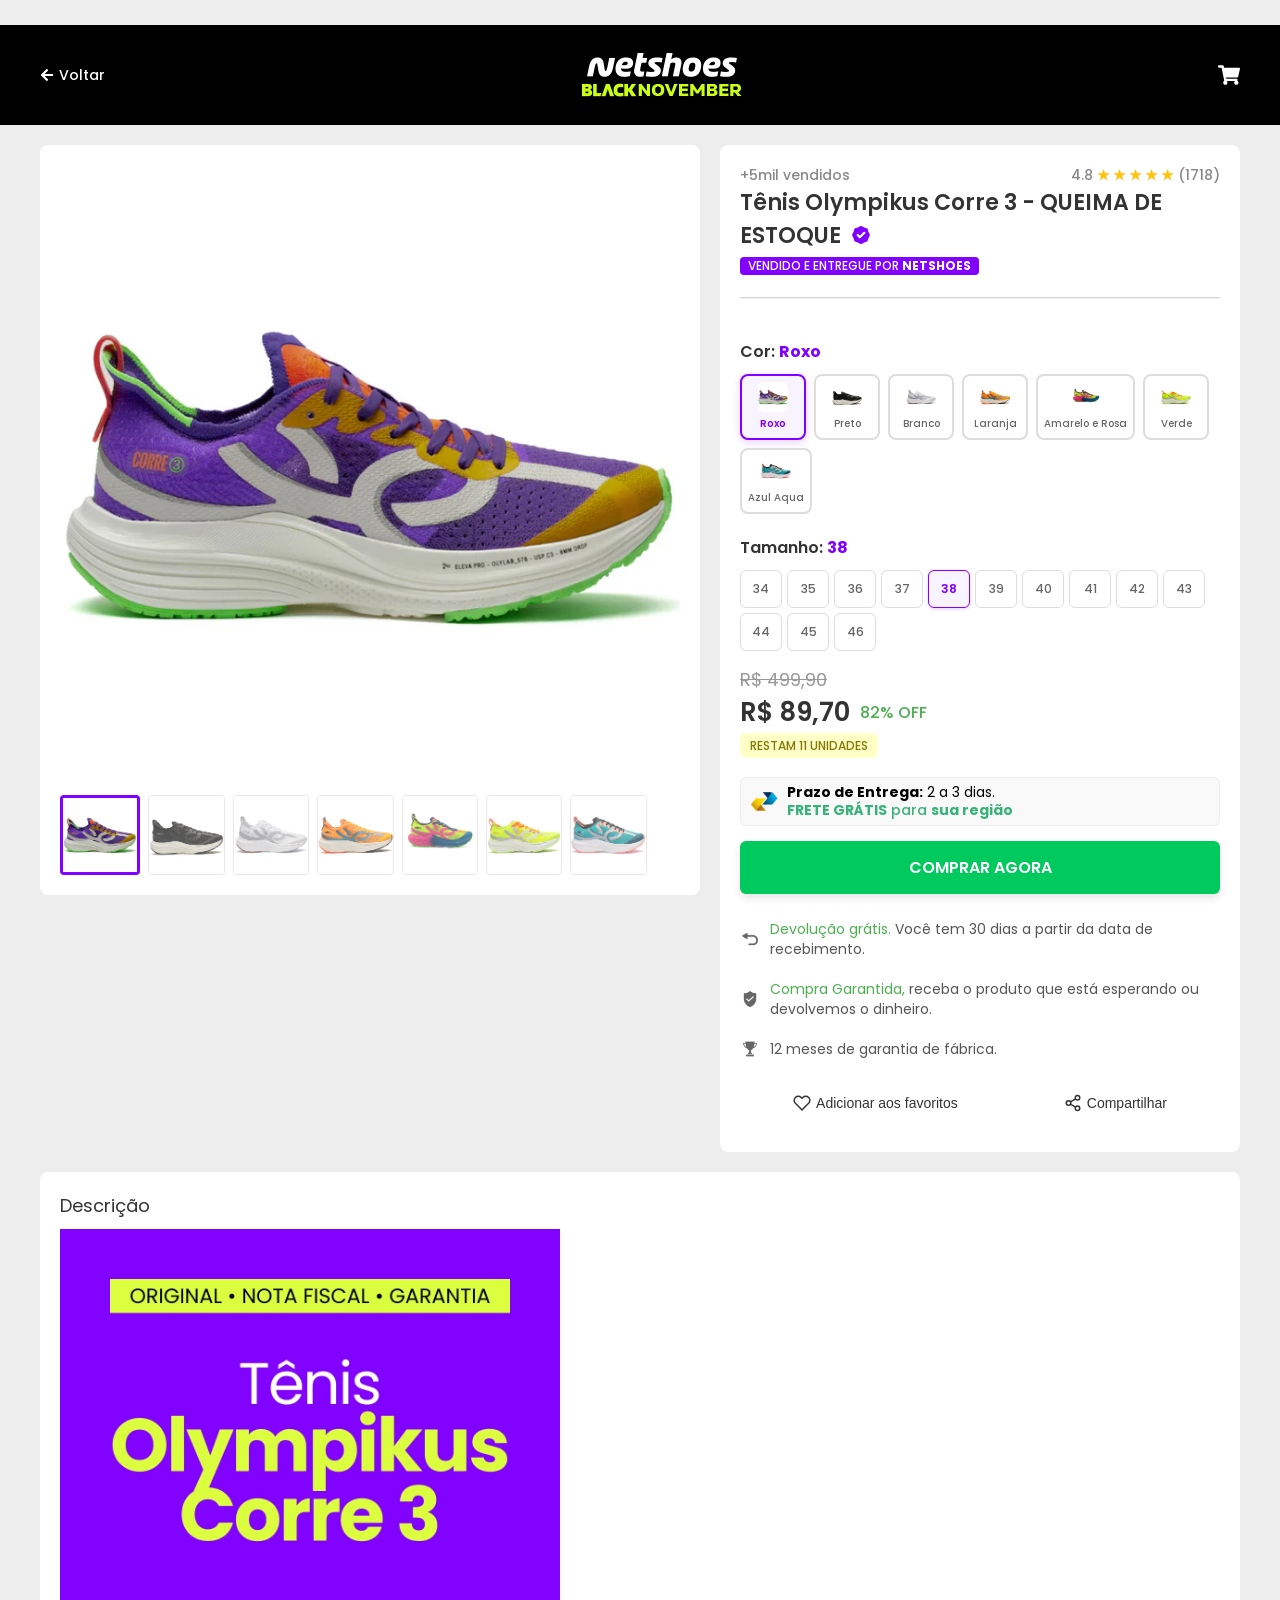
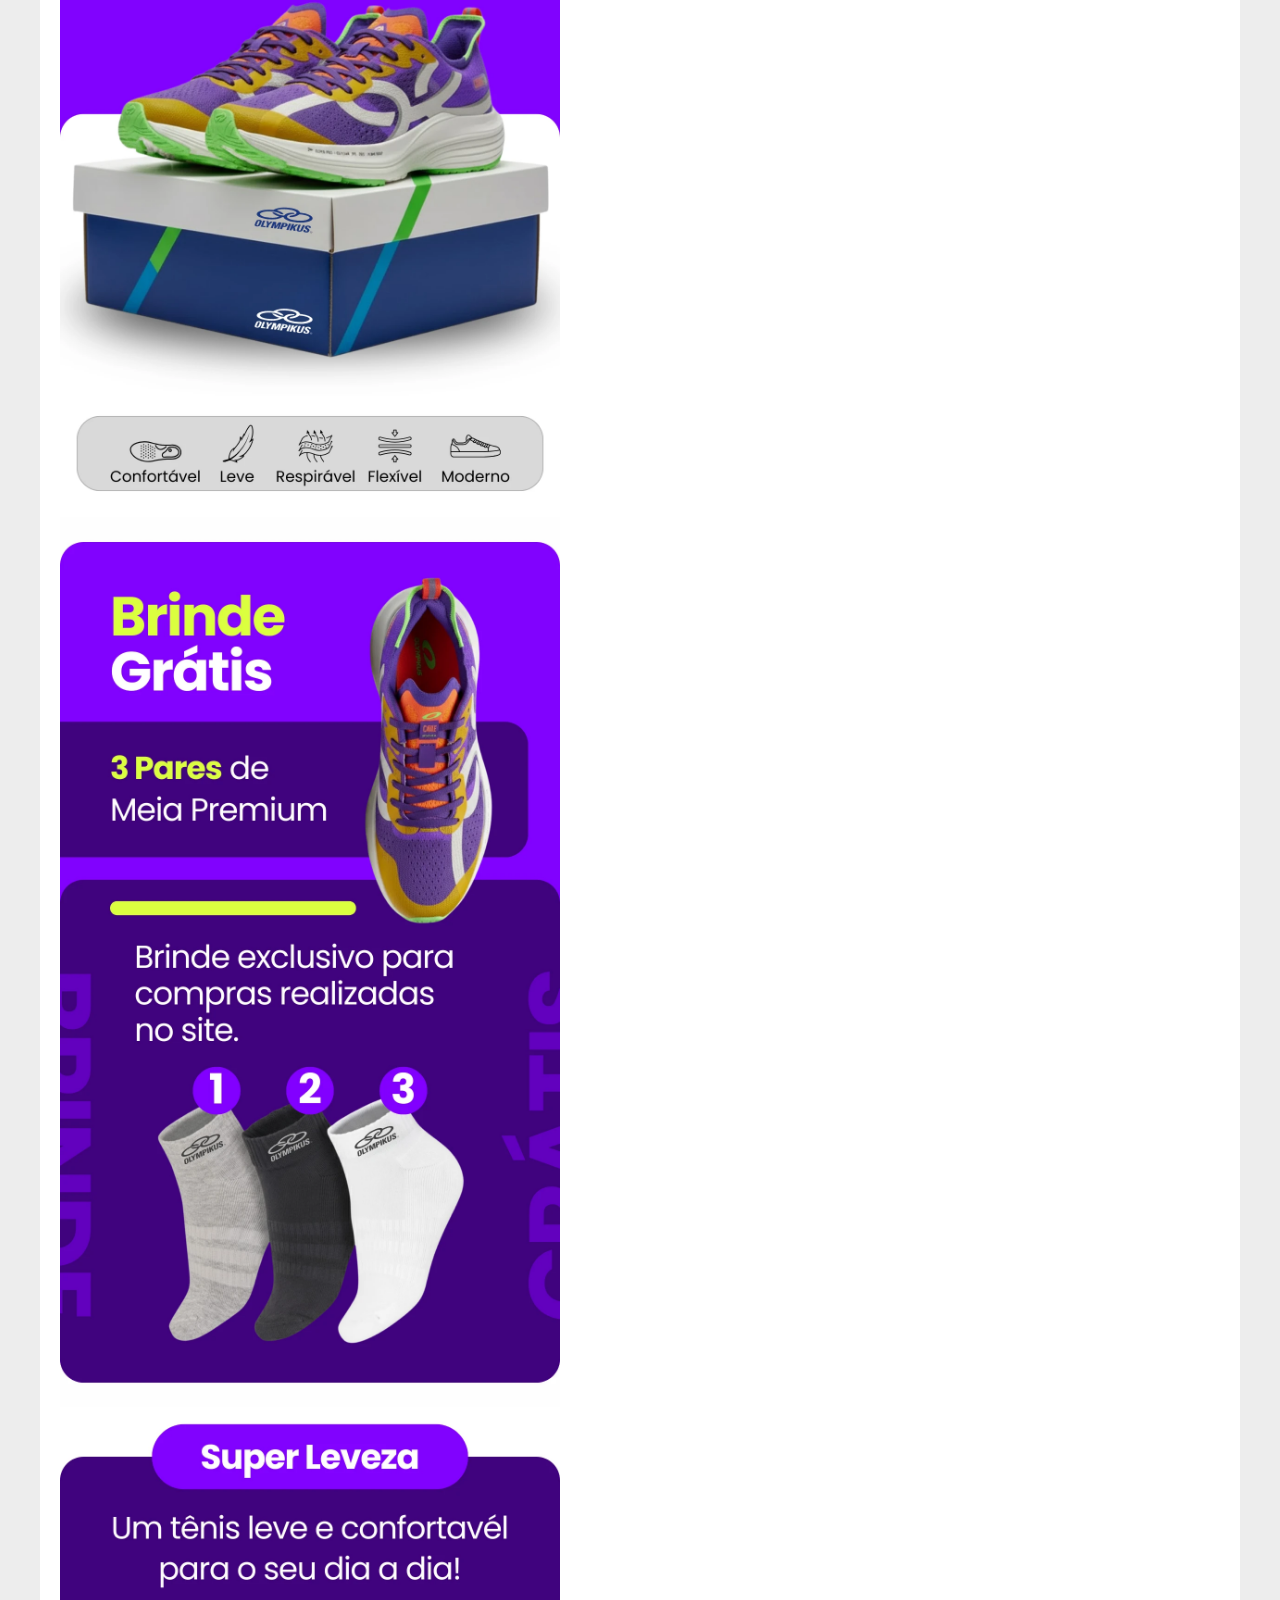
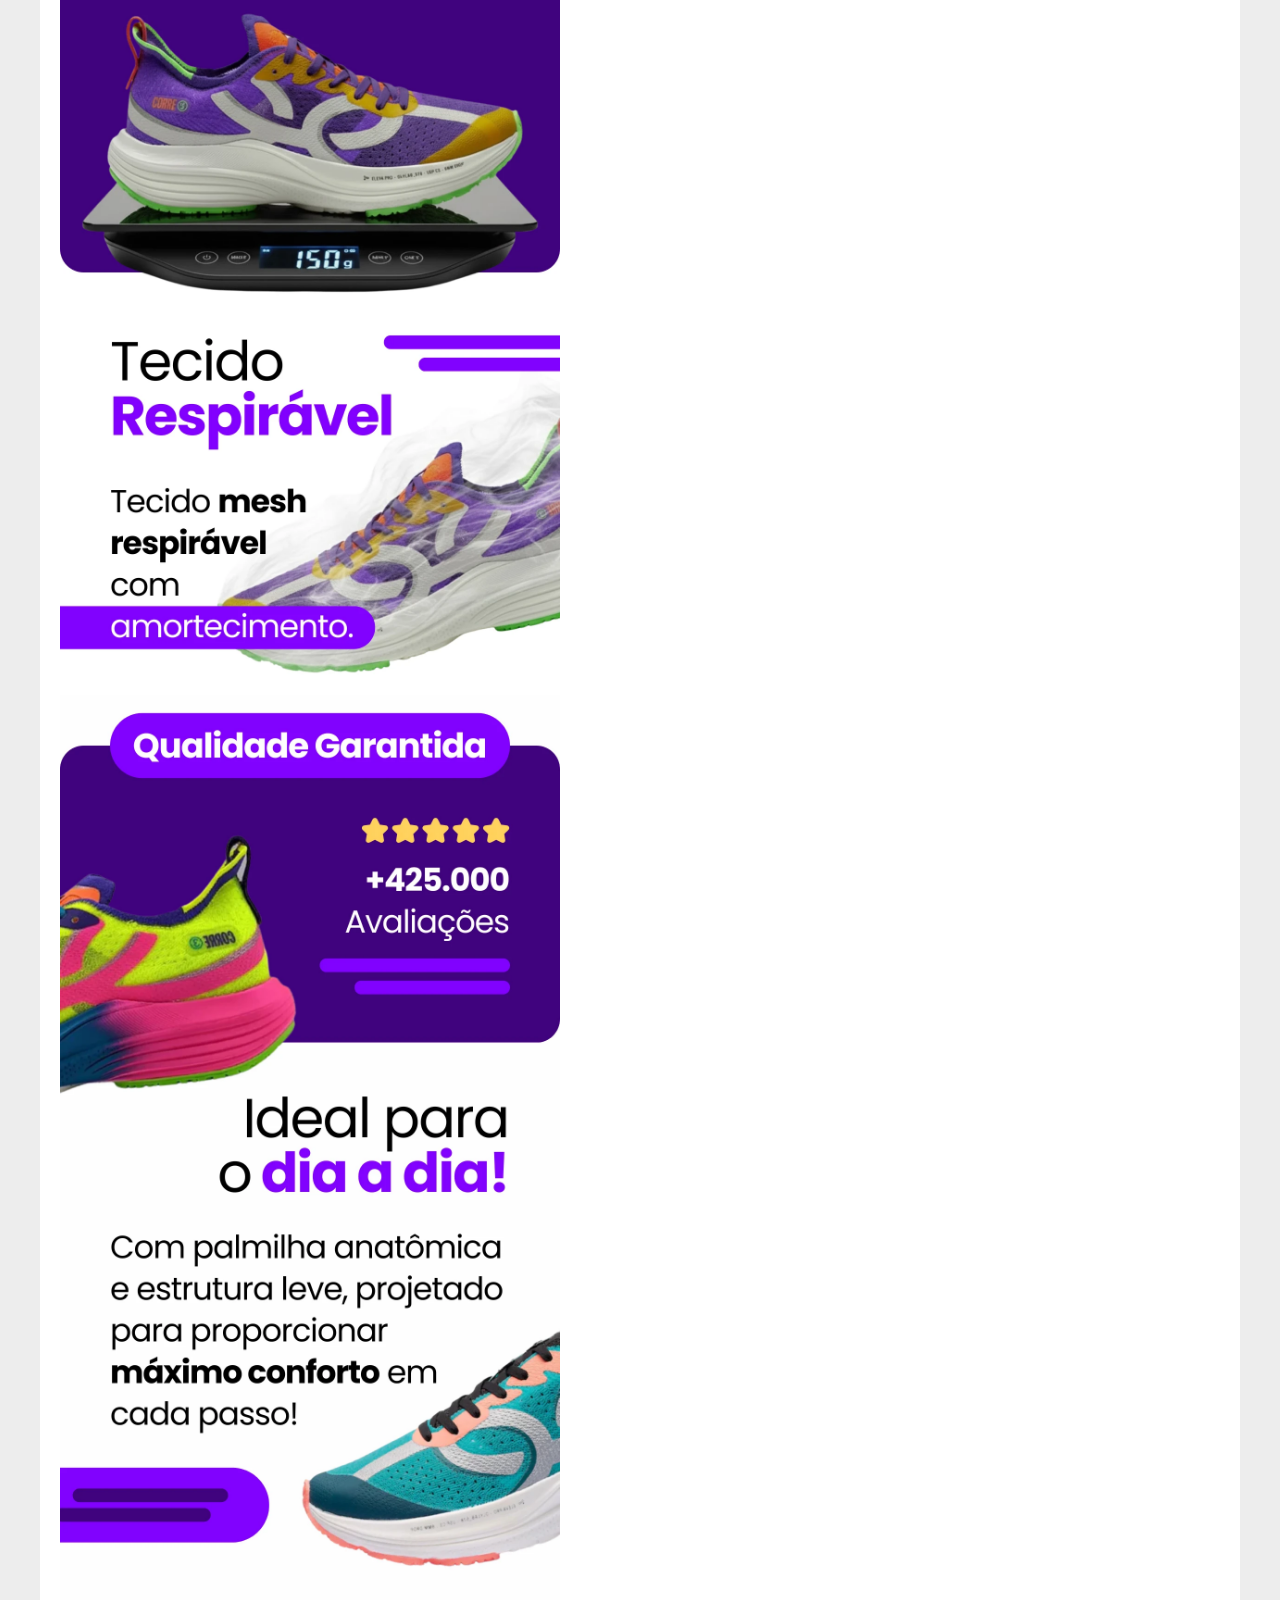
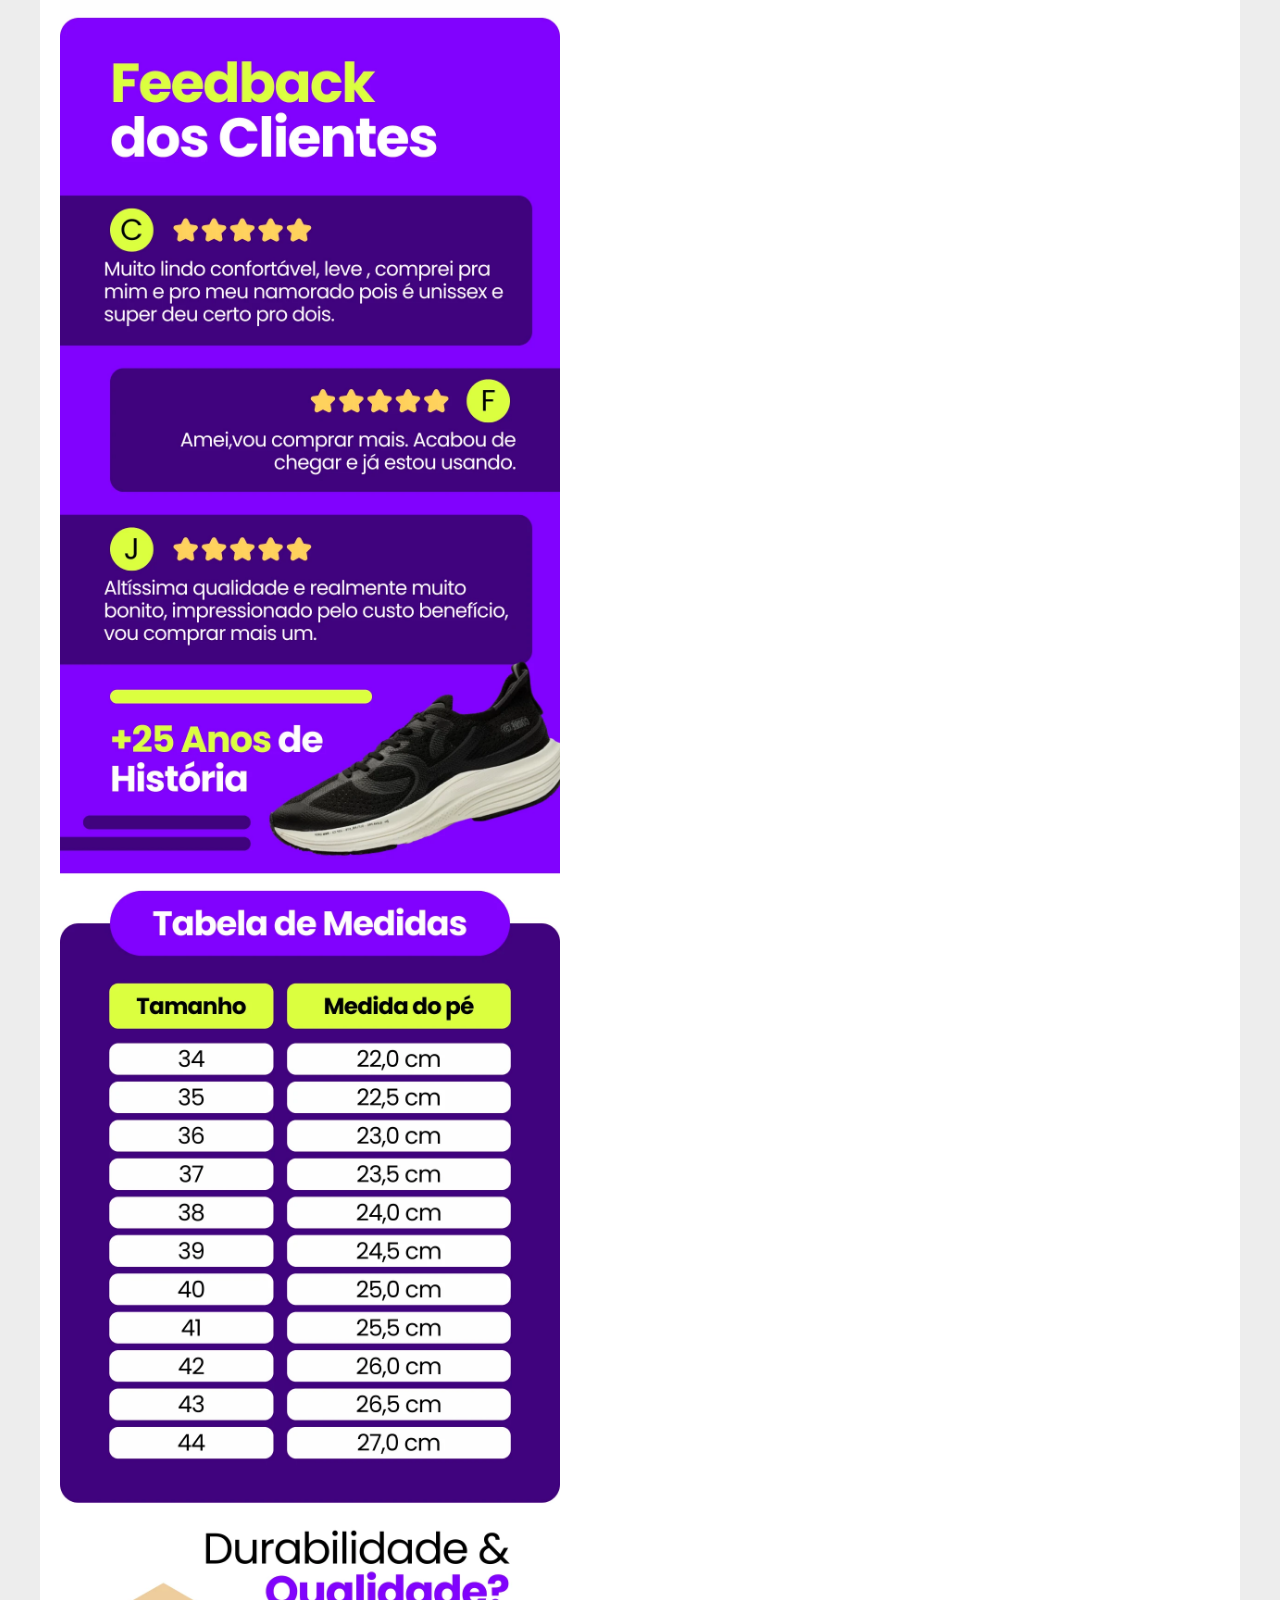
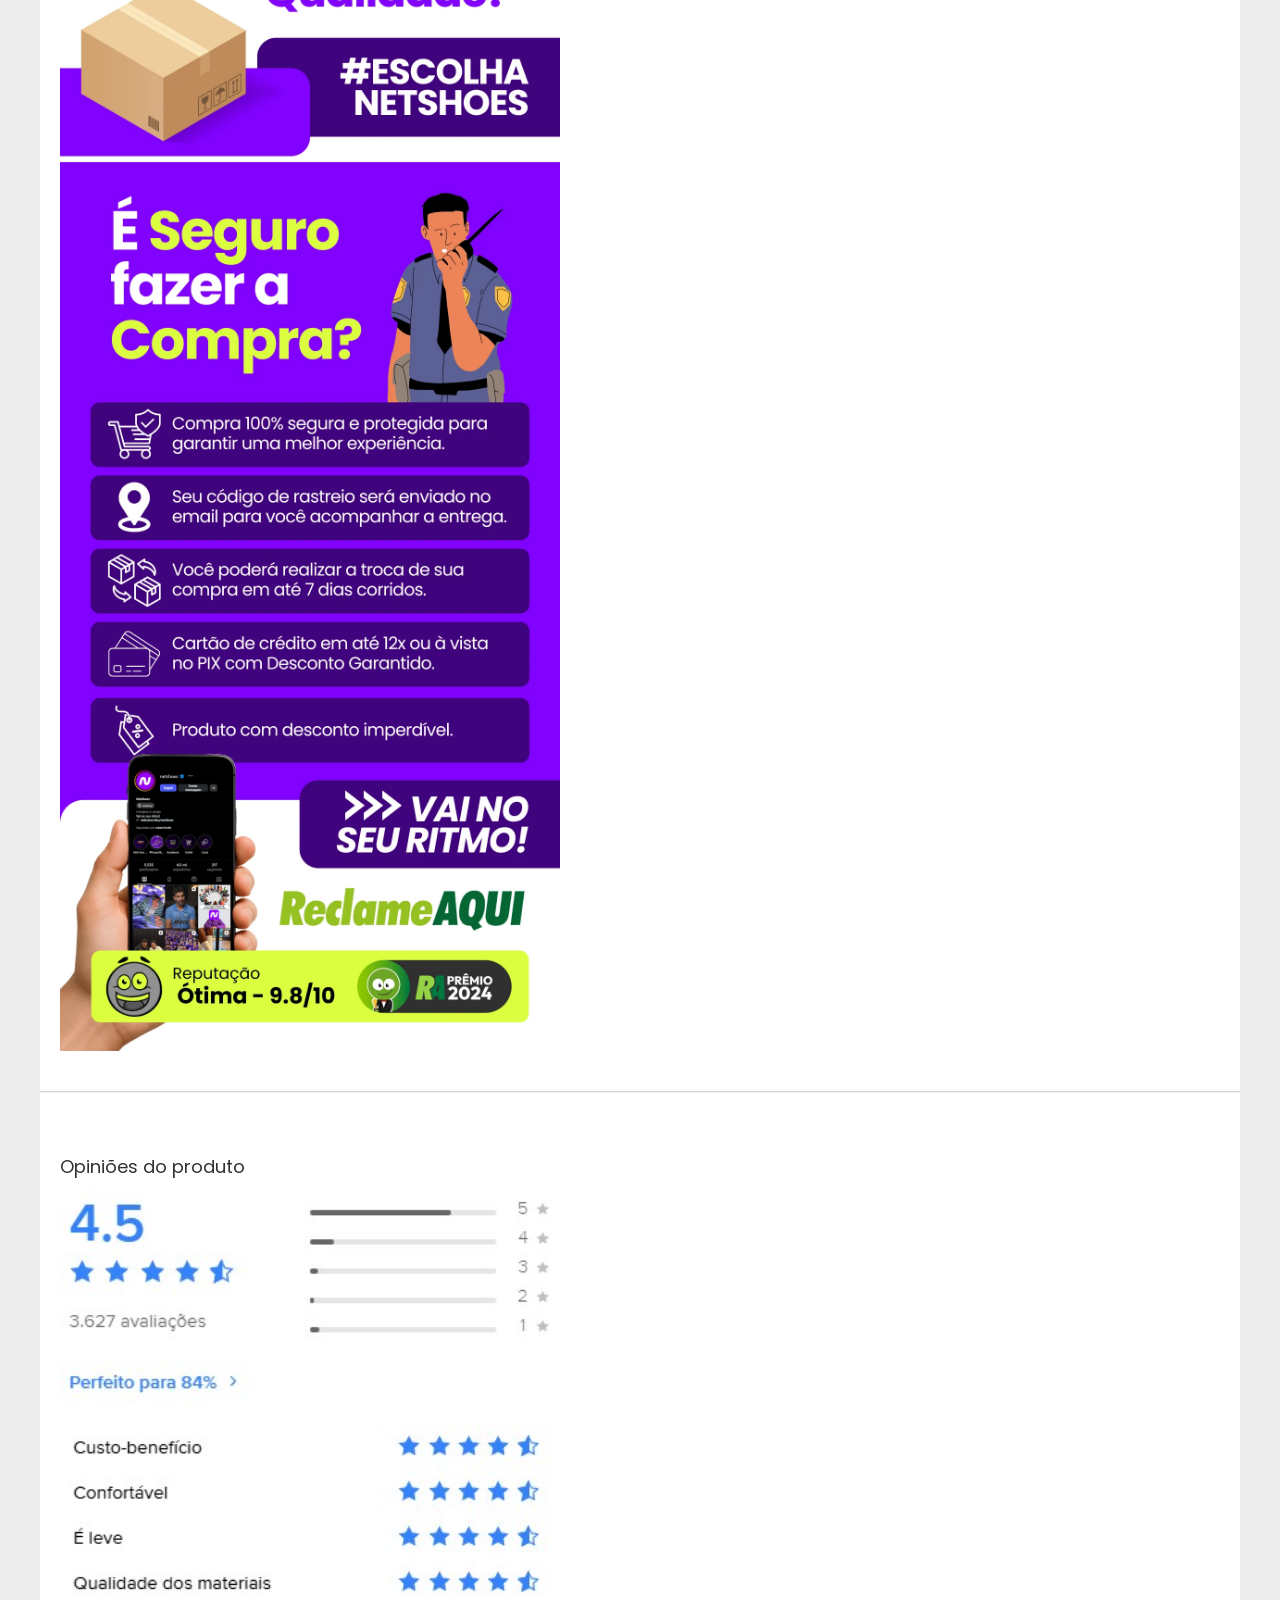
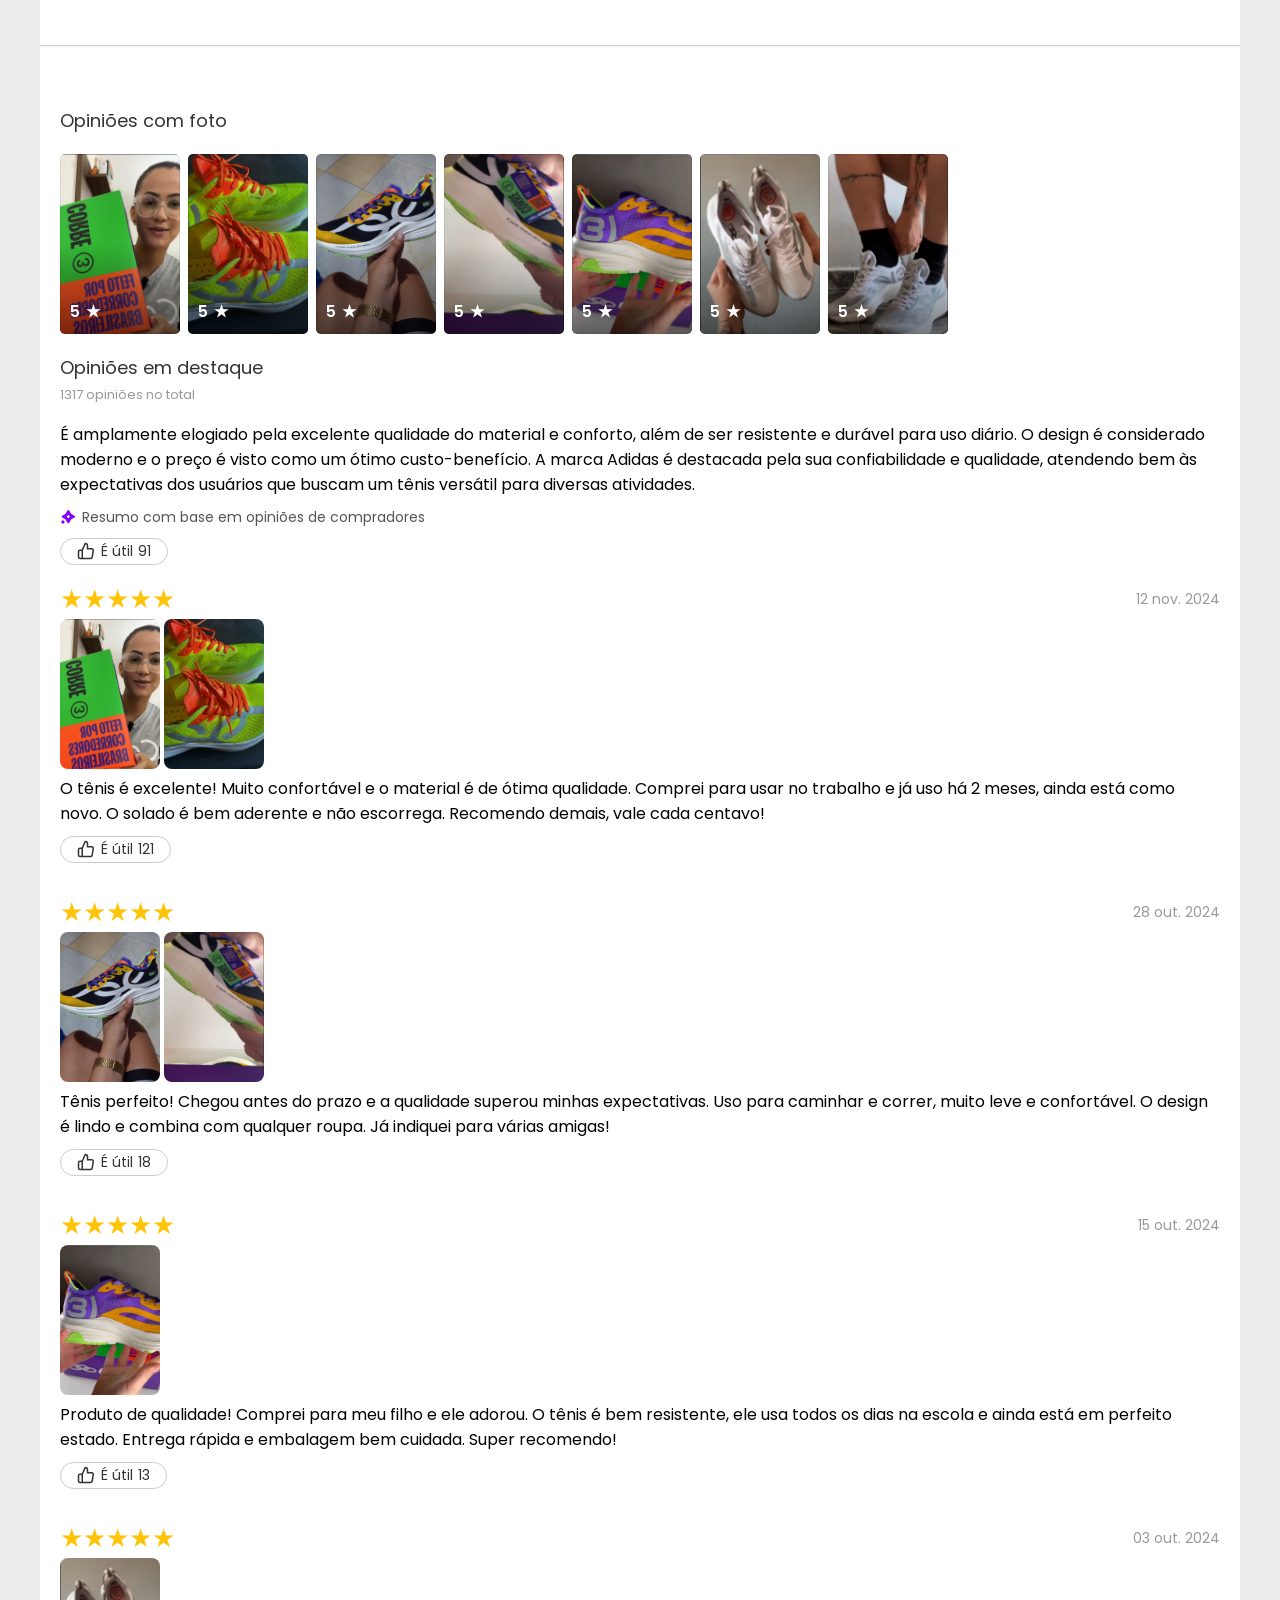
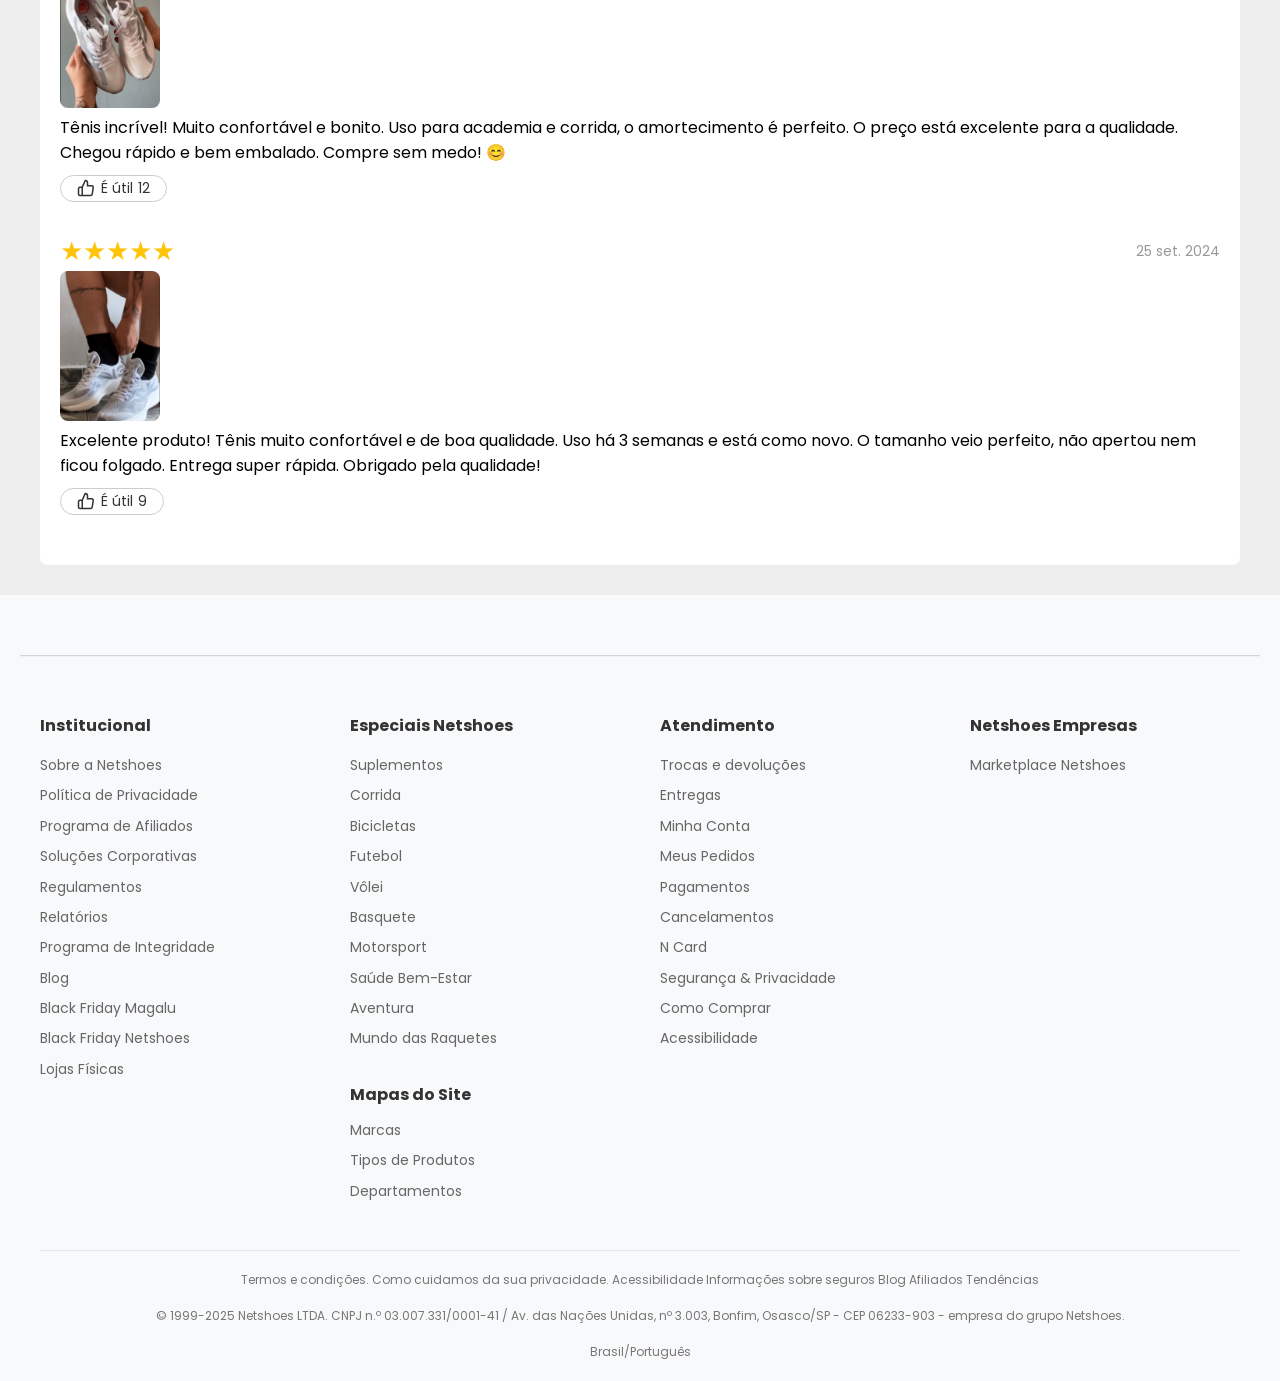
<file: corre3/index.html>
<!DOCTYPE html><html lang="pt-BR"><head>
    <meta charset="UTF-8">
    <meta name="viewport" content="width=device-width, initial-scale=1.0">
    <title>Tênis Olympikus Corre 3 - QUEIMA DE ESTOQUE</title>
    <link rel="stylesheet" href="css/0z5btUqTWZf7.css">
    <link rel="preconnect" href="https://fonts.googleapis.com">
    <link rel="preconnect" href="https://fonts.gstatic.com" crossorigin="">
    <link href="https://fonts.googleapis.com/css2?family=Poppins:wght@400;500;600;700&display=swap" rel="stylesheet">
    <link rel="icon" type="image/png" href="images/mPBsodjjZq2R.png">
    <script type="text/javascript">
        (function(c,l,a,r,i,t,y){
            c[a]=c[a]||function(){(c[a].q=c[a].q||[]).push(arguments)};
            t=l.createElement(r);t.async=1;t.src="https://www.clarity.ms/tag/"+i;
            y=l.getElementsByTagName(r)[0];y.parentNode.insertBefore(t,y);
        })(window, document, "clarity", "script", "kq6f7ml3u6");
    </script>
<script>
!function(f,b,e,v,n,t,s)
{if(f.fbq)return;n=f.fbq=function(){n.callMethod?
n.callMethod.apply(n,arguments):n.queue.push(arguments)};
if(!f._fbq)f._fbq=n;n.push=n;n.loaded=!0;n.version='2.0';
n.queue=[];t=b.createElement(e);t.async=!0;
t.src=v;s=b.getElementsByTagName(e)[0];
s.parentNode.insertBefore(t,s)}(window, document,'script',
'https://connect.facebook.net/en_US/fbevents.js');
fbq('init', '415493113957340');
fbq('track', 'PageView');
</script></head>
<!-- Meta Pixel Code -->

<body><noscript><img height="1" width="1" style="display:none"
src="https://www.facebook.com/tr?id=415493113957340&ev=PageView&noscript=1"
/></noscript>
<!-- End Meta Pixel Code -->
 <script>
  window.pixelId = "68a03b7207ba3fa84498a661";
  var a = document.createElement("script");
  a.setAttribute("async", "");
  a.setAttribute("defer", "");
  a.setAttribute("src", "https://cdn.utmify.com.br/scripts/pixel/pixel.js");
  document.head.appendChild(a);
</script> <script src="js/latest.js" data-utmify-prevent-xcod-sck="" data-utmify-prevent-subids="" async="" defer=""></script>


    <div class="main-header-container">
        <div class="main-header">
            <a href="../index.html" class="voltar-link">
                <svg aria-hidden="true" class="arrow-left-icon" viewBox="0 0 448 512" xmlns="http://www.w3.org/2000/svg">
                    <path d="M257.5 445.1l-22.2 22.2c-9.4 9.4-24.6 9.4-33.9 0L7 273c-9.4-9.4-9.4-24.6 0-33.9L201.4 44.7c9.4-9.4 24.6-9.4 33.9 0l22.2 22.2c9.5 9.5 9.3 25-.4 34.3L136.6 216H424c13.3 0 24 10.7 24 24v32c0 13.3-10.7 24-24 24H136.6l120.5 114.8c9.8 9.3 10 24.8.4 34.3z"></path>
                </svg>
                <b style="font-size: 14px; font-weight: 500;">Voltar</b>
            </a>
            <a href="../index.html" class="logo-link">
                <img src="images/logonetshoes.png" alt="Logo da Loja" class="logo-img">
            </a>
            <a href="#" class="cart-icon" onclick="showCartSidebar(); return false;">
                <svg aria-hidden="true" class="shopping-cart-icon" viewBox="0 0 576 512" xmlns="http://www.w3.org/2000/svg">
                    <path d="M528.12 301.319l47.273-208C578.806 78.301 567.391 64 551.99 64H159.208l-9.166-44.81C147.758 8.021 137.93 0 126.529 0H24C10.745 0 0 10.745 0 24v16c0 13.255 10.745 24 24 24h69.883l70.248 343.435C147.325 417.1 136 435.222 136 456c0 30.928 25.072 56 56 56s56-25.072 56-56c0-15.674-6.447-29.835-16.824-40h209.647C430.447 426.165 424 440.326 424 456c0 30.928 25.072 56 56 56s56-25.072 56-56c0-22.172-12.888-41.332-31.579-50.405l5.517-24.276c3.413-15.018-8.002-29.319-23.403-29.319H218.117l-6.545-32h293.145c11.206 0 20.92-7.754 23.403-18.681z"></path>
                </svg>
            </a>
        </div>
    </div>

    <div class="product-container">
        <div class="left-column">
            <div style="margin-top: 5px;" class="product-stats div-mobile">
                <span class="sold-count div-mobile">+5mil vendidos</span>
                <span class="rating-1 div-mobile" onclick="scrollToOpinions()" style="cursor: pointer;">4.8 <b style="color: #ffc408">★ ★ ★ ★ ★</b> (1718)</span>
            </div>
            <h1 class="product-title div-mobile">Tênis Olympikus Corre 3 - QUEIMA DE ESTOQUE <svg class="verified-icon" viewBox="0 0 20 20" fill="currentColor"><path fill-rule="evenodd" d="M6.267 3.455a3.066 3.066 0 001.745-.723 3.066 3.066 0 013.976 0 3.066 3.066 0 001.745.723 3.066 3.066 0 012.812 2.812c.051.643.304 1.254.723 1.745a3.066 3.066 0 010 3.976 3.066 3.066 0 00-.723 1.745 3.066 3.066 0 01-2.812 2.812 3.066 3.066 0 00-1.745.723 3.066 3.066 0 01-3.976 0 3.066 3.066 0 00-1.745-.723 3.066 3.066 0 01-2.812-2.812 3.066 3.066 0 00-.723-1.745 3.066 3.066 0 010-3.976 3.066 3.066 0 00.723-1.745 3.066 3.066 0 012.812-2.812zm7.44 5.252a1 1 0 00-1.414-1.414L9 10.586 7.707 9.293a1 1 0 00-1.414 1.414l2 2a1 1 0 001.414 0l4-4z" clip-rule="evenodd"></path></svg></h1>
            <img src="images/mbSmrm0xYkHw.webp" class="product-image" id="mainImage">
            <div class="thumbnail-gallery">
                <div class="thumbnail-gallery-container">
                    <img src="images/mbSmrm0xYkHw.webp" class="thumbnail-image active" alt="Visualização 1 do Tênis">
                    <img src="images/8KGhV5pd7hh3.webp" class="thumbnail-image" alt="Visualização 2 do Tênis">
                    <img src="images/IJkIp4vZpFIm.webp" class="thumbnail-image" alt="Visualização 3 do Tênis">
                    <img src="images/htvXq8w0gTDi.webp" class="thumbnail-image" alt="Visualização 4 do Tênis">
                    <img src="images/i13QM2WQJwch.webp" class="thumbnail-image" alt="Visualização 5 do Tênis">
                    <img src="images/Oyy4OFXfaSlO.webp" class="thumbnail-image" alt="Visualização 6 do Tênis">
                    <img src="images/5k3JVI3ZyTVE.webp" class="thumbnail-image" alt="Visualização 7 do Tênis">
                </div>
            </div>
        </div>
        
        <div class="right-column">
            <div class="product-info-container">
                <div class="product-stats-pc div-desktop">
                    <span class="sold-count div-desktop">+5mil vendidos</span>
                    <span class="rating-1 div-desktop" onclick="scrollToOpinions()" style="cursor: pointer;">4.8 <b style="color: #ffc408">★ ★ ★ ★ ★</b> (1718)</span>
                </div>
                <h1 class="title-pc div-desktop">Tênis Olympikus Corre 3 - QUEIMA DE ESTOQUE <svg class="verified-icon" viewBox="0 0 20 20" fill="currentColor"><path fill-rule="evenodd" d="M6.267 3.455a3.066 3.066 0 001.745-.723 3.066 3.066 0 013.976 0 3.066 3.066 0 001.745.723 3.066 3.066 0 012.812 2.812c.051.643.304 1.254.723 1.745a3.066 3.066 0 010 3.976 3.066 3.066 0 00-.723 1.745 3.066 3.066 0 01-2.812 2.812 3.066 3.066 0 00-1.745.723 3.066 3.066 0 01-3.976 0 3.066 3.066 0 00-1.745-.723 3.066 3.066 0 01-2.812-2.812 3.066 3.066 0 00-.723-1.745 3.066 3.066 0 010-3.976 3.066 3.066 0 00.723-1.745 3.066 3.066 0 012.812-2.812zm7.44 5.252a1 1 0 00-1.414-1.414L9 10.586 7.707 9.293a1 1 0 00-1.414 1.414l2 2a1 1 0 001.414 0l4-4z" clip-rule="evenodd"></path></svg></h1>
                <span class="offer-badge-pc offer-badge">Vendido e entregue por <b>NETSHOES</b></span>
                <div class="divider div-desktop"></div>
                
                <!-- Seção de Variações -->
                <div class="product-variations">
                    <h4 class="variation-title">Cor: <span id="selectedColor">Roxo</span></h4>
                    <div class="variation-options">
                        <label class="variation-option active" data-color="Roxo" data-link="https://checkout.pagamentosblack.shop/VCCL1O8SCDDL">
                            <input type="radio" name="color" value="roxo" checked="">
                            <img src="images/mbSmrm0xYkHw.webp" alt="Roxo" class="variation-image">
                            <span class="variation-name">Roxo</span>
                        </label>
                        <label class="variation-option" data-color="Preto" data-link="https://checkout.pagamentosblack.shop/VCCL1O8SCDDL">
                            <input type="radio" name="color" value="preto">
                            <img src="images/8KGhV5pd7hh3.webp" alt="Preto" class="variation-image">
                            <span class="variation-name">Preto</span>
                        </label>
                        <label class="variation-option" data-color="Branco" data-link="https://checkout.pagamentosblack.shop/VCCL1O8SCDDL">
                            <input type="radio" name="color" value="branco">
                            <img src="images/IJkIp4vZpFIm.webp" alt="Branco" class="variation-image">
                            <span class="variation-name">Branco</span>
                        </label>
                        <label class="variation-option" data-color="Laranja" data-link="https://checkout.pagamentosblack.shop/VCCL1O8SCDDL">
                            <input type="radio" name="color" value="laranja">
                            <img src="images/htvXq8w0gTDi.webp" alt="Laranja" class="variation-image">
                            <span class="variation-name">Laranja</span>
                        </label>
                        <label class="variation-option" data-color="Amarelo e Rosa" data-link="https://checkout.pagamentosblack.shop/VCCL1O8SCDDL">
                            <input type="radio" name="color" value="amarelo-rosa">
                            <img src="images/i13QM2WQJwch.webp" alt="Amarelo e Rosa" class="variation-image">
                            <span class="variation-name">Amarelo e Rosa</span>
                        </label>
                        <label class="variation-option" data-color="Verde" data-link="https://checkout.pagamentosblack.shop/VCCL1O8SCDDL">
                            <input type="radio" name="color" value="verde">
                            <img src="images/Oyy4OFXfaSlO.webp" alt="Verde" class="variation-image">
                            <span class="variation-name">Verde</span>
                        </label>
                        <label class="variation-option" data-color="Azul Aqua" data-link="https://checkout.pagamentosblack.shop/VCCL1O8SCDDL">
                            <input type="radio" name="color" value="azul-aqua">
                            <img src="images/5k3JVI3ZyTVE.webp" alt="Azul Aqua" class="variation-image">
                            <span class="variation-name">Azul Aqua</span>
                        </label>
                    </div>
                </div>
                
                <!-- Seção de Tamanhos -->
                <div class="product-variations">
                    <h4 class="variation-title">Tamanho: <span id="selectedSize">38</span></h4>
                    <div class="size-options">
                        <label class="size-option" data-size="34">
                            <input type="radio" name="size" value="34">
                            <span class="size-number">34</span>
                        </label>
                        <label class="size-option" data-size="35">
                            <input type="radio" name="size" value="35">
                            <span class="size-number">35</span>
                        </label>
                        <label class="size-option" data-size="36">
                            <input type="radio" name="size" value="36">
                            <span class="size-number">36</span>
                        </label>
                        <label class="size-option" data-size="37">
                            <input type="radio" name="size" value="37">
                            <span class="size-number">37</span>
                        </label>
                        <label class="size-option active" data-size="38">
                            <input type="radio" name="size" value="38" checked="">
                            <span class="size-number">38</span>
                        </label>
                        <label class="size-option" data-size="39">
                            <input type="radio" name="size" value="39">
                            <span class="size-number">39</span>
                        </label>
                        <label class="size-option" data-size="40">
                            <input type="radio" name="size" value="40">
                            <span class="size-number">40</span>
                        </label>
                        <label class="size-option" data-size="41">
                            <input type="radio" name="size" value="41">
                            <span class="size-number">41</span>
                        </label>
                        <label class="size-option" data-size="42">
                            <input type="radio" name="size" value="42">
                            <span class="size-number">42</span>
                        </label>
                        <label class="size-option" data-size="43">
                            <input type="radio" name="size" value="43">
                            <span class="size-number">43</span>
                        </label>
                        <label class="size-option" data-size="44">
                            <input type="radio" name="size" value="44">
                            <span class="size-number">44</span>
                        </label>
                        <label class="size-option" data-size="45">
                            <input type="radio" name="size" value="45">
                            <span class="size-number">45</span>
                        </label>
                        <label class="size-option" data-size="46">
                            <input type="radio" name="size" value="46">
                            <span class="size-number">46</span>
                        </label>
                    </div>
                </div>
                
                <h3 class="product-original-price">R$ 499,90</h3>
                <div class="price-section">
                    <h2 class="product-promo-price">R$ 89,70</h2>
                    <span class="discount-badge">82% OFF</span>
                </div>
                <span class="PIX-badge">RESTAM 11 UNIDADES</span>
    
                <div class="fretefundo">
                    <img src="images/8C3JFAQ8w9Ep.png" class="guarantee-icon">
                    <div class="ttl-frete">
                        <span style="font-size: 14px" class="prazo-entrega"><b>Prazo de Entrega:</b> 2 a 3 dias.</span>
                        <span style="font-size: 14px; font-weight: 500;" class="ip-frete" id="custom-address"><b>FRETE GRÁTIS</b> para <b>sua região</b></span>
                    </div>
                </div>
    
                <div class="main-container-unico">
                    <a style="font-size: 16px" id="btn-comprar-original-unico" class="btn-compra-estilo-unico" href="https://checkout.pagamentosblack.shop/VCCL1O8SCDDL">COMPRAR AGORA</a>
                </div>
    
                <div class="product-guarantees">
                    <div class="guarantee-item">
                        <img src="images/d7ff1jEPydon.png" class="guarantee-icon">
                        <div class="guarantee-text">
                            <span style="line-height: 14px;"><b style="color: #4caf50; font-weight: 400;">Devolução grátis.</b> Você tem 30 dias a partir da data de recebimento.</span>
                        </div>
                    </div>
                    <div class="guarantee-item">
                        <img src="images/P88ZyLO94zQa.png" class="guarantee-icon">
                        <div class="guarantee-text">
                            <span style="line-height: 14px;"><b style="color: #4caf50; font-weight: 400;">Compra Garantida,</b> receba o produto que está esperando ou devolvemos o dinheiro.</span>
                        </div>
                    </div>
                    <div class="guarantee-item">
                        <img src="images/AORRrmBU5830.png" class="guarantee-icon">
                        <div class="guarantee-text">
                            <span>12 meses de garantia de fábrica.</span>
                        </div>
                    </div>
                </div>
    
                <div class="product-actions">
                    <button class="action-link add-to-favorites" onclick="toggleFavorite(this);">
                        <svg class="action-icon heart-icon" viewBox="0 0 24 24" fill="none" stroke="currentColor" stroke-width="2">
                            <path d="M20.84 4.61a5.5 5.5 0 0 0-7.78 0L12 5.67l-1.06-1.06a5.5 5.5 0 0 0-7.78 7.78l1.06 1.06L12 21.23l7.78-7.78 1.06-1.06a5.5 5.5 0 0 0 0-7.78z"></path>
                        </svg>
                        <span class="favorite-text">Adicionar aos favoritos</span>
                    </button>
                    <button class="action-link share-button" onclick="shareProduct();">
                        <svg class="action-icon share-icon" viewBox="0 0 24 24" fill="none" stroke="currentColor" stroke-width="2">
                            <circle cx="18" cy="5" r="3"></circle>
                            <circle cx="6" cy="12" r="3"></circle>
                            <circle cx="18" cy="19" r="3"></circle>
                            <line x1="8.59" y1="13.51" x2="15.42" y2="17.49"></line>
                            <line x1="15.41" y1="6.51" x2="8.59" y2="10.49"></line>
                        </svg>
                        <span>Compartilhar</span>
                    </button>
                </div>
            </div>
        </div>
    </div>

    <div class="divider div-mobile"></div>    

    <div class="avaliacoes">

        <div class="opinioes-geral">
            <span class="opinioes-produto">Descrição</span><br>
            <img class="opinioes-produto-img-pc div-desktop" src="images/QEb2LcVrXKhr.webp">
            <img class="opinioes-produto-img div-mobile" src="images/QEb2LcVrXKhr.webp">
        </div>

        <div class="divider"></div>

        <div class="opinioes-geral" id="opinioes-section">
          <span class="opinioes-produto">Opiniões do produto</span><br>
          <img class="opinioes-produto-img-pc div-desktop" src="images/fUGSQ1MRwrx1.jpg">
          <img class="opinioes-produto-img div-mobile" src="images/fUGSQ1MRwrx1.jpg">
      </div>
        
        <div class="divider"></div>

        <div class="opinioes-geral">
            <span class="opinioes-produto">Opiniões com foto</span>

            <div class="carousel-container">
         <div class="carousel">
           <div class="carousel-item">
             <div class="overlay">
               <div class="gradient"></div>
               <div class="rating">
                 <span>5</span>
                 <span style="color: #fff; margin-left: 6px;">★</span>
               </div>
             </div>
             <img src="images/review%201.png" alt="Produto 1">
           </div>
           <div class="carousel-item">
             <div class="overlay">
               <div class="gradient"></div>
               <div class="rating">
                 <span>5</span>
                 <span style="color: #fff; margin-left: 6px;">★</span>
               </div>
             </div>
             <img src="images/review%201-1.png" alt="Produto 1">
           </div>
           <div class="carousel-item">
             <div class="overlay">
               <div class="gradient"></div>
               <div class="rating">
                 <span>5</span>
                 <span style="color: #fff; margin-left: 6px;">★</span>
               </div>
             </div>
             <img src="images/review%202.png" alt="Produto 1">
           </div>
           <div class="carousel-item">
             <div class="overlay">
               <div class="gradient"></div>
               <div class="rating">
                 <span>5</span>
                 <span style="color: #fff; margin-left: 6px;">★</span>
               </div>
             </div>
             <img src="images/review%202-2.png" alt="Produto 1">
           </div>
          <div class="carousel-item">
             <div class="overlay">
               <div class="gradient"></div>
               <div class="rating">
                 <span>5</span>
                 <span style="color: #fff; margin-left: 6px;">★</span>
               </div>
             </div>
             <img src="images/review%203.png" alt="Produto 1">
           </div>
          <div class="carousel-item">
             <div class="overlay">
               <div class="gradient"></div>
               <div class="rating">
                 <span>5</span>
                 <span style="color: #fff; margin-left: 6px;">★</span>
               </div>
             </div>
             <img src="images/review%204.png" alt="Produto 1">
           </div>
          <div class="carousel-item" style="margin-right:10px;">
             <div class="overlay">
               <div class="gradient"></div>
               <div class="rating">
                 <span>5</span>
                 <span style="color: #fff; margin-left: 6px;">★</span>
               </div>
             </div>
             <img src="images/review%205.png" alt="Produto 1">
           </div>
         </div>
       </div>

            <span class="opinioes-produto">Opiniões em destaque</span><br>
            <span class="opinioes-text">1317 opiniões no total</span><br>
            <p class="review-txt-1">É amplamente elogiado pela excelente qualidade do material e conforto, além de ser resistente e durável para uso diário. O design é considerado moderno e o preço é visto como um ótimo custo-benefício. A marca Adidas é destacada pela sua confiabilidade e qualidade, atendendo bem às expectativas dos usuários que buscam um tênis versátil para diversas atividades.</p>
            <div class="ia-container">
                <svg style="margin-right: 6px;" xmlns="http://www.w3.org/2000/svg" width="16" height="16" viewBox="0 0 16 16" fill="none"><path fill-rule="evenodd" clip-rule="evenodd" d="M9.24055 1.46224C8.84928 0.746962 7.82196 0.746961 7.43068 1.46224L5.7212 4.58728C5.62653 4.76035 5.48422 4.90264 5.31114 4.99728L2.18593 6.70618C1.47045 7.09741 1.47045 8.12498 2.18593 8.51621L5.31114 10.2251C5.48422 10.3198 5.62653 10.462 5.7212 10.6351L7.43068 13.7601C7.82196 14.4754 8.84928 14.4754 9.24055 13.7601L10.95 10.6351C11.0447 10.462 11.187 10.3198 11.3601 10.2251L14.4853 8.51621C15.2008 8.12498 15.2008 7.09741 14.4853 6.70618L11.3601 4.99728C11.187 4.90264 11.0447 4.76035 10.95 4.58728L9.24055 1.46224ZM8.67451 6.26099C8.48727 6.07379 8.18369 6.07379 7.99644 6.26099L6.98501 7.27223C6.79776 7.45944 6.79776 7.76296 6.98501 7.95017L7.99644 8.9614C8.18369 9.14861 8.48727 9.14861 8.67451 8.9614L9.68594 7.95017C9.87319 7.76296 9.87319 7.45944 9.68594 7.27223L8.67451 6.26099Z" fill="#8200ff"></path><rect x="2.93832" y="10.9688" width="2.87652" height="2.87652" rx="0.359565" transform="rotate(45 2.93832 10.9688)" fill="#8200ff"></rect></svg>
                <span class="ia-review">Resumo com base em opiniões de compradores</span>
            </div>
            <div class="rating-container">
                <button class="rating-button useful-btn" onclick="toggleUseful(this)" data-count="91">
                    <svg class="thumbs-up-icon" viewBox="0 0 24 24" fill="none" stroke="currentColor" stroke-width="2">
                        <path d="M14 9V5a3 3 0 0 0-3-3l-4 9v11h11.28a2 2 0 0 0 2-1.7l1.38-9a2 2 0 0 0-2-2.3zM7 22H4a2 2 0 0 1-2-2v-7a2 2 0 0 1 2-2h3"></path>
                    </svg>
                    É útil <span class="count">91</span>
                </button>
            </div>

            <div class="comentario-container">
                <div class="comentario">
                    <span class="star-comment">★★★★★</span>
                    <span class="comment-date">12 nov. 2024</span>
                </div>
                <div class="imgs-review">
                    <img src="images/review%201.png" class="img-review">
                    <img src="images/review%201-1.png" class="img-review">
                </div>
                <span class="review-txt">O tênis é excelente! Muito confortável e o material é de ótima qualidade. Comprei para usar no trabalho e já uso há 2 meses, ainda está como novo. O solado é bem aderente e não escorrega. Recomendo demais, vale cada centavo!</span>
                <div class="rating-container">
                  <button class="rating-button useful-btn" onclick="toggleUseful(this)" data-count="121">
                    <svg class="thumbs-up-icon" viewBox="0 0 24 24" fill="none" stroke="currentColor" stroke-width="2">
                        <path d="M14 9V5a3 3 0 0 0-3-3l-4 9v11h11.28a2 2 0 0 0 2-1.7l1.38-9a2 2 0 0 0-2-2.3zM7 22H4a2 2 0 0 1-2-2v-7a2 2 0 0 1 2-2h3"></path>
                    </svg>
                    É útil <span class="count">121</span>
                  </button>
                </div>
            </div>

            <div class="comentario-container">
                <div class="comentario">
                    <span class="star-comment">★★★★★</span>
                    <span class="comment-date">28 out. 2024</span>
                </div>
                <div class="imgs-review">
                    <img src="images/review%202.png" class="img-review">
                    <img src="images/review%202-2.png" class="img-review">
                </div>
                <span class="review-txt">Tênis perfeito! Chegou antes do prazo e a qualidade superou minhas expectativas. Uso para caminhar e correr, muito leve e confortável. O design é lindo e combina com qualquer roupa. Já indiquei para várias amigas!</span>
                <div class="rating-container">
                  <button class="rating-button useful-btn" onclick="toggleUseful(this)" data-count="18">
                    <svg class="thumbs-up-icon" viewBox="0 0 24 24" fill="none" stroke="currentColor" stroke-width="2">
                        <path d="M14 9V5a3 3 0 0 0-3-3l-4 9v11h11.28a2 2 0 0 0 2-1.7l1.38-9a2 2 0 0 0-2-2.3zM7 22H4a2 2 0 0 1-2-2v-7a2 2 0 0 1 2-2h3"></path>
                    </svg>
                    É útil <span class="count">18</span>
                  </button>
                </div>
            </div>

            <div class="comentario-container">
                <div class="comentario">
                    <span class="star-comment">★★★★★</span>
                    <span class="comment-date">15 out. 2024</span>
                </div>
                <div class="imgs-review">
                    <img src="images/review%203.png" class="img-review">
                </div>
                <span class="review-txt">Produto de qualidade! Comprei para meu filho e ele adorou. O tênis é bem resistente, ele usa todos os dias na escola e ainda está em perfeito estado. Entrega rápida e embalagem bem cuidada. Super recomendo!</span>
                <div class="rating-container">
                  <button class="rating-button useful-btn" onclick="toggleUseful(this)" data-count="13">
                    <svg class="thumbs-up-icon" viewBox="0 0 24 24" fill="none" stroke="currentColor" stroke-width="2">
                        <path d="M14 9V5a3 3 0 0 0-3-3l-4 9v11h11.28a2 2 0 0 0 2-1.7l1.38-9a2 2 0 0 0-2-2.3zM7 22H4a2 2 0 0 1-2-2v-7a2 2 0 0 1 2-2h3"></path>
                    </svg>
                    É útil <span class="count">13</span>
                  </button>
                </div>
            </div>

            <div class="comentario-container">
                <div class="comentario">
                    <span class="star-comment">★★★★★</span>
                    <span class="comment-date">03 out. 2024</span>
                </div>
                <div class="imgs-review">
                    <img src="images/review%204.png" class="img-review">
                </div>
                <span class="review-txt">Tênis incrível! Muito confortável e bonito. Uso para academia e corrida, o amortecimento é perfeito. O preço está excelente para a qualidade. Chegou rápido e bem embalado. Compre sem medo! 😊</span>
                <div class="rating-container">
                  <button class="rating-button useful-btn" onclick="toggleUseful(this)" data-count="12">
                    <svg class="thumbs-up-icon" viewBox="0 0 24 24" fill="none" stroke="currentColor" stroke-width="2">
                        <path d="M14 9V5a3 3 0 0 0-3-3l-4 9v11h11.28a2 2 0 0 0 2-1.7l1.38-9a2 2 0 0 0-2-2.3zM7 22H4a2 2 0 0 1-2-2v-7a2 2 0 0 1 2-2h3"></path>
                    </svg>
                    É útil <span class="count">12</span>
                  </button>
                </div>
            </div>

            <div class="comentario-container">
                <div class="comentario">
                    <span class="star-comment">★★★★★</span>
                    <span class="comment-date">25 set. 2024</span>
                </div>
                <div class="imgs-review">
                    <img src="images/review%205.png" class="img-review">
                </div>
                <span class="review-txt">Excelente produto! Tênis muito confortável e de boa qualidade. Uso há 3 semanas e está como novo. O tamanho veio perfeito, não apertou nem ficou folgado. Entrega super rápida. Obrigado pela qualidade!</span>
                <div class="rating-container">
                  <button class="rating-button useful-btn" onclick="toggleUseful(this)" data-count="9">
                    <svg class="thumbs-up-icon" viewBox="0 0 24 24" fill="none" stroke="currentColor" stroke-width="2">
                        <path d="M14 9V5a3 3 0 0 0-3-3l-4 9v11h11.28a2 2 0 0 0 2-1.7l1.38-9a2 2 0 0 0-2-2.3zM7 22H4a2 2 0 0 1-2-2v-7a2 2 0 0 1 2-2h3"></path>
                    </svg>
                    É útil <span class="count">9</span>
                  </button>
                </div>
            </div>
        </div>

    </div>

    <div class="footer-container">
        <div class="divider"></div>
        <div class="footer-content">
            <div class="footer-column">
                <h3 class="footer-title">Institucional</h3>
                <ul class="footer-list">
                    <li>Sobre a Netshoes</li>
                    <li>Política de Privacidade</li>
                    <li>Programa de Afiliados</li>
                    <li>Soluções Corporativas</li>
                    <li>Regulamentos</li>
                    <li>Relatórios</li>
                    <li>Programa de Integridade</li>
                    <li>Blog</li>
                    <li>Black Friday Magalu</li>
                    <li>Black Friday Netshoes</li>
                    <li>Lojas Físicas</li>
                </ul>
            </div>

            <div class="footer-column">
                <h3 class="footer-title">Especiais Netshoes</h3>
                <ul class="footer-list">
                    <li>Suplementos</li>
                    <li>Corrida</li>
                    <li>Bicicletas</li>
                    <li>Futebol</li>
                    <li>Vôlei</li>
                    <li>Basquete</li>
                    <li>Motorsport</li>
                    <li>Saúde Bem-Estar</li>
                    <li>Aventura</li>
                    <li>Mundo das Raquetes</li>
                </ul>
                
                <h3 class="footer-title footer-subtitle">Mapas do Site</h3>
                <ul class="footer-list">
                    <li>Marcas</li>
                    <li>Tipos de Produtos</li>
                    <li>Departamentos</li>
                </ul>
            </div>

            <div class="footer-column">
                <h3 class="footer-title">Atendimento</h3>
                <ul class="footer-list">
                    <li>Trocas e devoluções</li>
                    <li>Entregas</li>
                    <li>Minha Conta</li>
                    <li>Meus Pedidos</li>
                    <li>Pagamentos</li>
                    <li>Cancelamentos</li>
                    <li>N Card</li>
                    <li>Segurança & Privacidade</li>
                    <li>Como Comprar</li>
                    <li>Acessibilidade</li>
                </ul>
            </div>

            <div class="footer-column">
                <h3 class="footer-title">Netshoes Empresas</h3>
                <ul class="footer-list">
                    <li>Marketplace Netshoes</li>
                </ul>
            </div>
        </div>
        
        <div class="footer-bottom">
            <span>Termos e condições. Como cuidamos da sua privacidade. Acessibilidade Informações sobre seguros Blog Afiliados Tendências<br><br>© 1999-2025 Netshoes LTDA. CNPJ n.º 03.007.331/0001-41 / Av. das Nações Unidas, nº 3.003, Bonfim, Osasco/SP - CEP 06233-903 - empresa do grupo Netshoes.<br><br>Brasil/Português</span>
        </div>
    </div>

    <script src="js/Yjq32oWJbXp7.js"></script>
    <script>
        function toggleFavorite(element) {
            const favoriteText = element.querySelector('.favorite-text');
            const heartIcon = element.querySelector('.heart-icon');
            
            if (element.classList.contains('favorited')) {
                // Remove dos favoritos
                element.classList.remove('favorited');
                favoriteText.textContent = 'Adicionar aos favoritos';
                heartIcon.setAttribute('fill', 'none');
            } else {
                // Adiciona aos favoritos
                element.classList.add('favorited');
                favoriteText.textContent = 'Adicionado aos favoritos';
                heartIcon.setAttribute('fill', 'currentColor');
            }
        }

        function toggleUseful(button) {
            const countSpan = button.querySelector('.count');
            let currentCount = parseInt(countSpan.textContent);
            
            if (button.classList.contains('active')) {
                // Desativar - diminuir contador
                button.classList.remove('active');
                currentCount = currentCount - 1;
            } else {
                // Ativar - aumentar contador
                button.classList.add('active');
                currentCount = currentCount + 1;
            }
            
            countSpan.textContent = currentCount;
        }

        async function shareProduct() {
            const shareData = {
                title: 'Tênis Olympikus Corre 3 - QUEIMA DE ESTOQUE',
                text: 'Confira esta oferta incrível! Tênis Olympikus Corre 3 com 74% OFF - De R$ 499,90 por apenas R$ 127,70',
                url: window.location.href
            };

            try {
                // Verifica se o navegador suporta a Web Share API
                if (navigator.share) {
                    await navigator.share(shareData);
                } else {
                    // Fallback para navegadores que não suportam Web Share API
                    fallbackShare(shareData);
                }
            } catch (error) {
                // Se o usuário cancelar o compartilhamento ou houver erro
                console.log('Compartilhamento cancelado ou erro:', error);
            }
        }

        function fallbackShare(shareData) {
            // Cria um menu de compartilhamento personalizado
            const shareOptions = [
                {
                    name: 'WhatsApp',
                    url: `https://wa.me/?text=${encodeURIComponent(shareData.text + ' ' + shareData.url)}`
                },
                {
                    name: 'Facebook',
                    url: `https://www.facebook.com/sharer/sharer.php?u=${encodeURIComponent(shareData.url)}`
                },
                {
                    name: 'Twitter',
                    url: `https://twitter.com/intent/tweet?text=${encodeURIComponent(shareData.text)}&url=${encodeURIComponent(shareData.url)}`
                },
                {
                    name: 'Copiar Link',
                    action: 'copy'
                }
            ];

            const choice = prompt(
                'Escolha onde compartilhar:\n' +
                shareOptions.map((option, index) => `${index + 1}. ${option.name}`).join('\n')
            );

            const selectedIndex = parseInt(choice) - 1;
            if (selectedIndex >= 0 && selectedIndex < shareOptions.length) {
                const selectedOption = shareOptions[selectedIndex];
                
                if (selectedOption.action === 'copy') {
                    // Copia o link para a área de transferência
                    navigator.clipboard.writeText(shareData.url).then(() => {
                        alert('Link copiado para a área de transferência!');
                    }).catch(() => {
                        alert('Não foi possível copiar o link. URL: ' + shareData.url);
                    });
                } else {
                    // Abre a URL de compartilhamento
                    window.open(selectedOption.url, '_blank');
                }
            }
        }

        function changeMainImage(imageSrc, thumbnailElement) {
            // Troca a imagem principal
            const mainImage = document.getElementById('mainImage');
            mainImage.src = imageSrc;
            
            // Remove a classe active de todos os thumbnails
            const thumbnails = document.querySelectorAll('.thumbnail-image');
            thumbnails.forEach(thumb => thumb.classList.remove('active'));
            
            // Adiciona a classe active ao thumbnail clicado
            thumbnailElement.classList.add('active');
        }

        // Função para trocar variação (apenas visual)
        function selectVariation(element) {
            // Remove active de todas as variações
            const variations = document.querySelectorAll('.variation-option');
            variations.forEach(variation => variation.classList.remove('active'));
            
            // Adiciona active na variação selecionada
            element.classList.add('active');
            
            // Marca o radio button
            const radio = element.querySelector('input[type="radio"]');
            radio.checked = true;
            
            // Atualiza o nome da cor selecionada
            const colorName = element.getAttribute('data-color');
            const selectedColorSpan = document.getElementById('selectedColor');
            if (selectedColorSpan && colorName) {
                selectedColorSpan.textContent = colorName;
            }
        }

        // Função para selecionar tamanho (apenas visual)
        function selectSize(element) {
            // Remove active de todos os tamanhos
            const sizes = document.querySelectorAll('.size-option');
            sizes.forEach(size => size.classList.remove('active'));
            
            // Adiciona active no tamanho selecionado
            element.classList.add('active');
            
            // Marca o radio button
            const radio = element.querySelector('input[type="radio"]');
            radio.checked = true;
            
            // Atualiza o tamanho selecionado
            const sizeName = element.getAttribute('data-size');
            const selectedSizeSpan = document.getElementById('selectedSize');
            if (selectedSizeSpan && sizeName) {
                selectedSizeSpan.textContent = sizeName;
            }
        }

        // Adiciona event listeners para as variações
        document.addEventListener('DOMContentLoaded', function() {
            const variations = document.querySelectorAll('.variation-option');
            variations.forEach(variation => {
                variation.addEventListener('click', function() {
                    selectVariation(this);
                });
            });

            // Event listeners para os tamanhos
            const sizes = document.querySelectorAll('.size-option');
            sizes.forEach(size => {
                size.addEventListener('click', function() {
                    selectSize(this);
                });
            });
        });

        // Função para mostrar sidebar do carrinho
        function showCartSidebar() {
            const sidebar = document.getElementById('cartSidebar');
            if (sidebar) {
                sidebar.classList.add('show');
                document.body.style.overflow = 'hidden'; // Previne scroll da página
            }
        }

        // Função para esconder sidebar do carrinho
        function hideCartSidebar() {
            const sidebar = document.getElementById('cartSidebar');
            if (sidebar) {
                sidebar.classList.remove('show');
                document.body.style.overflow = 'auto'; // Restaura scroll da página
            }
        }

        // Função para rolar até a seção de opiniões
        function scrollToOpinions() {
            const opinioesSection = document.getElementById('opinioes-section');
            if (opinioesSection) {
                opinioesSection.scrollIntoView({ 
                    behavior: 'smooth',
                    block: 'start'
                });
            }
        }
    </script>

    <!-- Cart Sidebar -->
    <div id="cartSidebar" class="cart-sidebar">
        <div class="sidebar-overlay" onclick="hideCartSidebar()"></div>
        <div class="sidebar-content">
            <!-- Header -->
            <div class="sidebar-header">
                <h2 class="sidebar-title">Carrinho</h2>
                <button class="sidebar-close" onclick="hideCartSidebar()">
                    <svg viewBox="0 0 24 24" fill="none" xmlns="http://www.w3.org/2000/svg">
                        <path d="M19 6.41L17.59 5L12 10.59L6.41 5L5 6.41L10.59 12L5 17.59L6.41 19L12 13.41L17.59 19L19 17.59L13.41 12L19 6.41Z" fill="currentColor"></path>
                    </svg>
                </button>
            </div>

            <!-- Cart Content -->
            <div class="sidebar-body">
                <div class="empty-cart">
                    <div class="empty-cart-icon">
                        <svg viewBox="0 0 24 24" fill="none" xmlns="http://www.w3.org/2000/svg">
                            <path d="M7 4V2C7 1.45 7.45 1 8 1H16C16.55 1 17 1.45 17 2V4H20C20.55 4 21 4.45 21 5S20.55 6 20 6H19V19C19 20.1 18.1 21 17 21H7C5.9 21 5 20.1 5 19V6H4C3.45 6 3 5.55 3 5S3.45 4 4 4H7ZM9 3V4H15V3H9ZM7 6V19H17V6H7Z" fill="currentColor"></path>
                            <path d="M9 8V17H11V8H9ZM13 8V17H15V8H13Z" fill="currentColor"></path>
                        </svg>
                    </div>
                    <h3 class="empty-cart-title">Seu carrinho está vazio</h3>
                    <p class="empty-cart-message">Adicione produtos ao carrinho para continuar com sua compra.</p>
                </div>
            </div>

            <!-- Footer -->
            <div class="sidebar-footer">
                <button class="continue-shopping-btn" onclick="hideCartSidebar()">
                    <svg viewBox="0 0 24 24" fill="none" xmlns="http://www.w3.org/2000/svg">
                        <path d="M20 11H7.83l5.59-5.59L12 4l-8 8 8 8 1.41-1.41L7.83 13H20v-2z" fill="currentColor"></path>
                    </svg>
                    Voltar às Compras
                </button>
            </div>
        </div>
    </div>

</body></html>
</file>
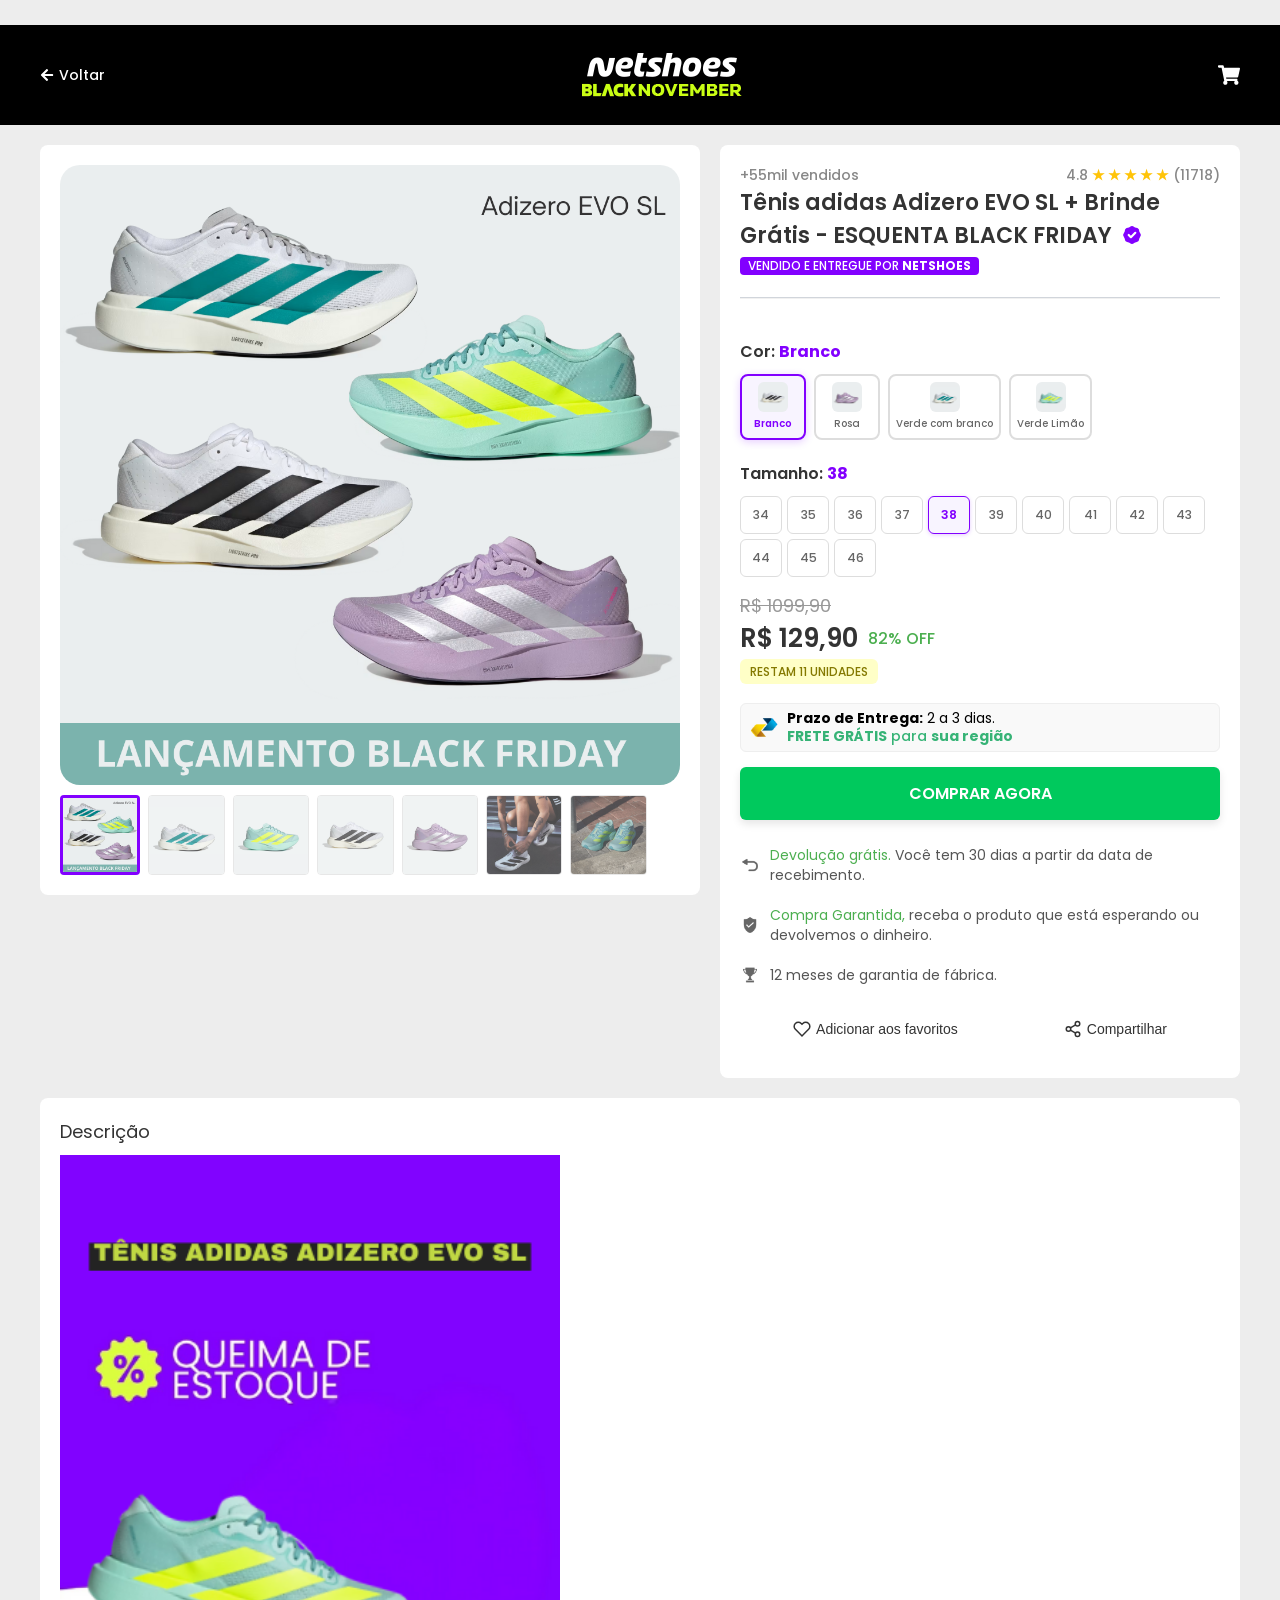
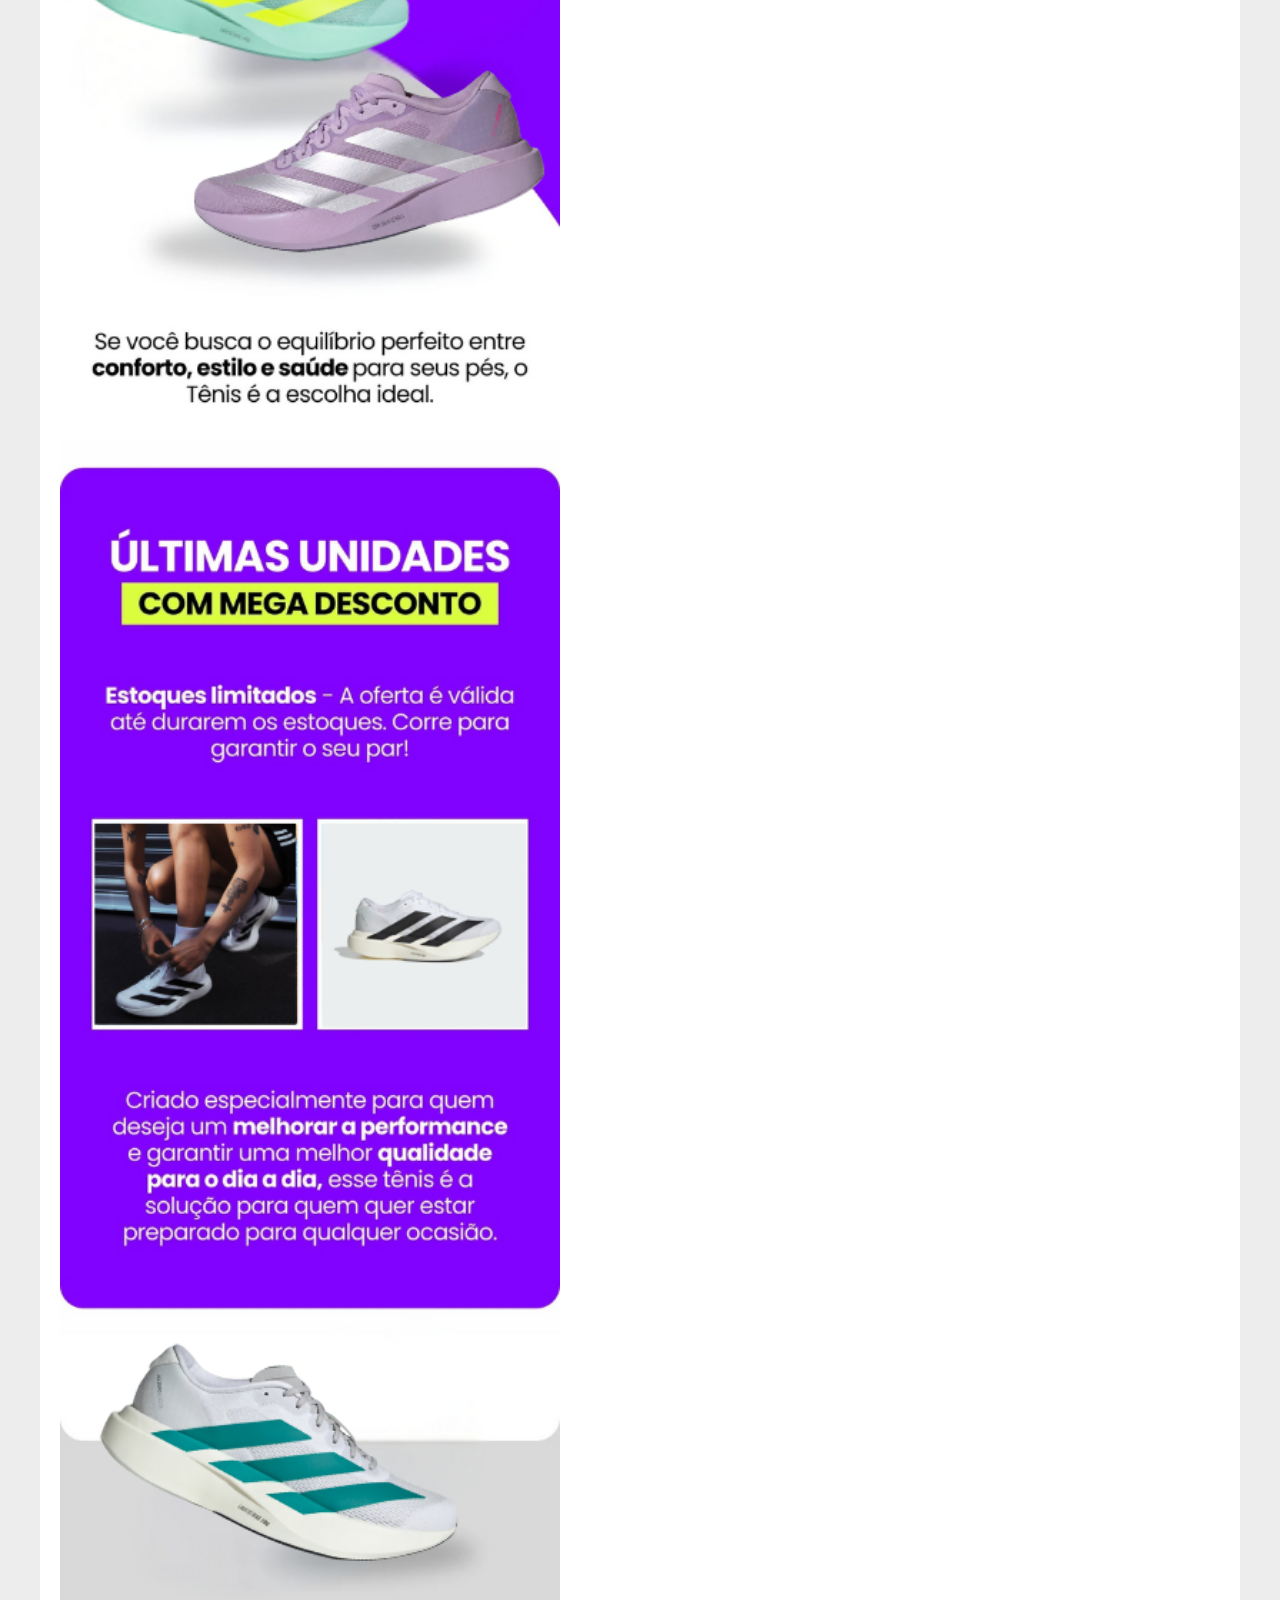
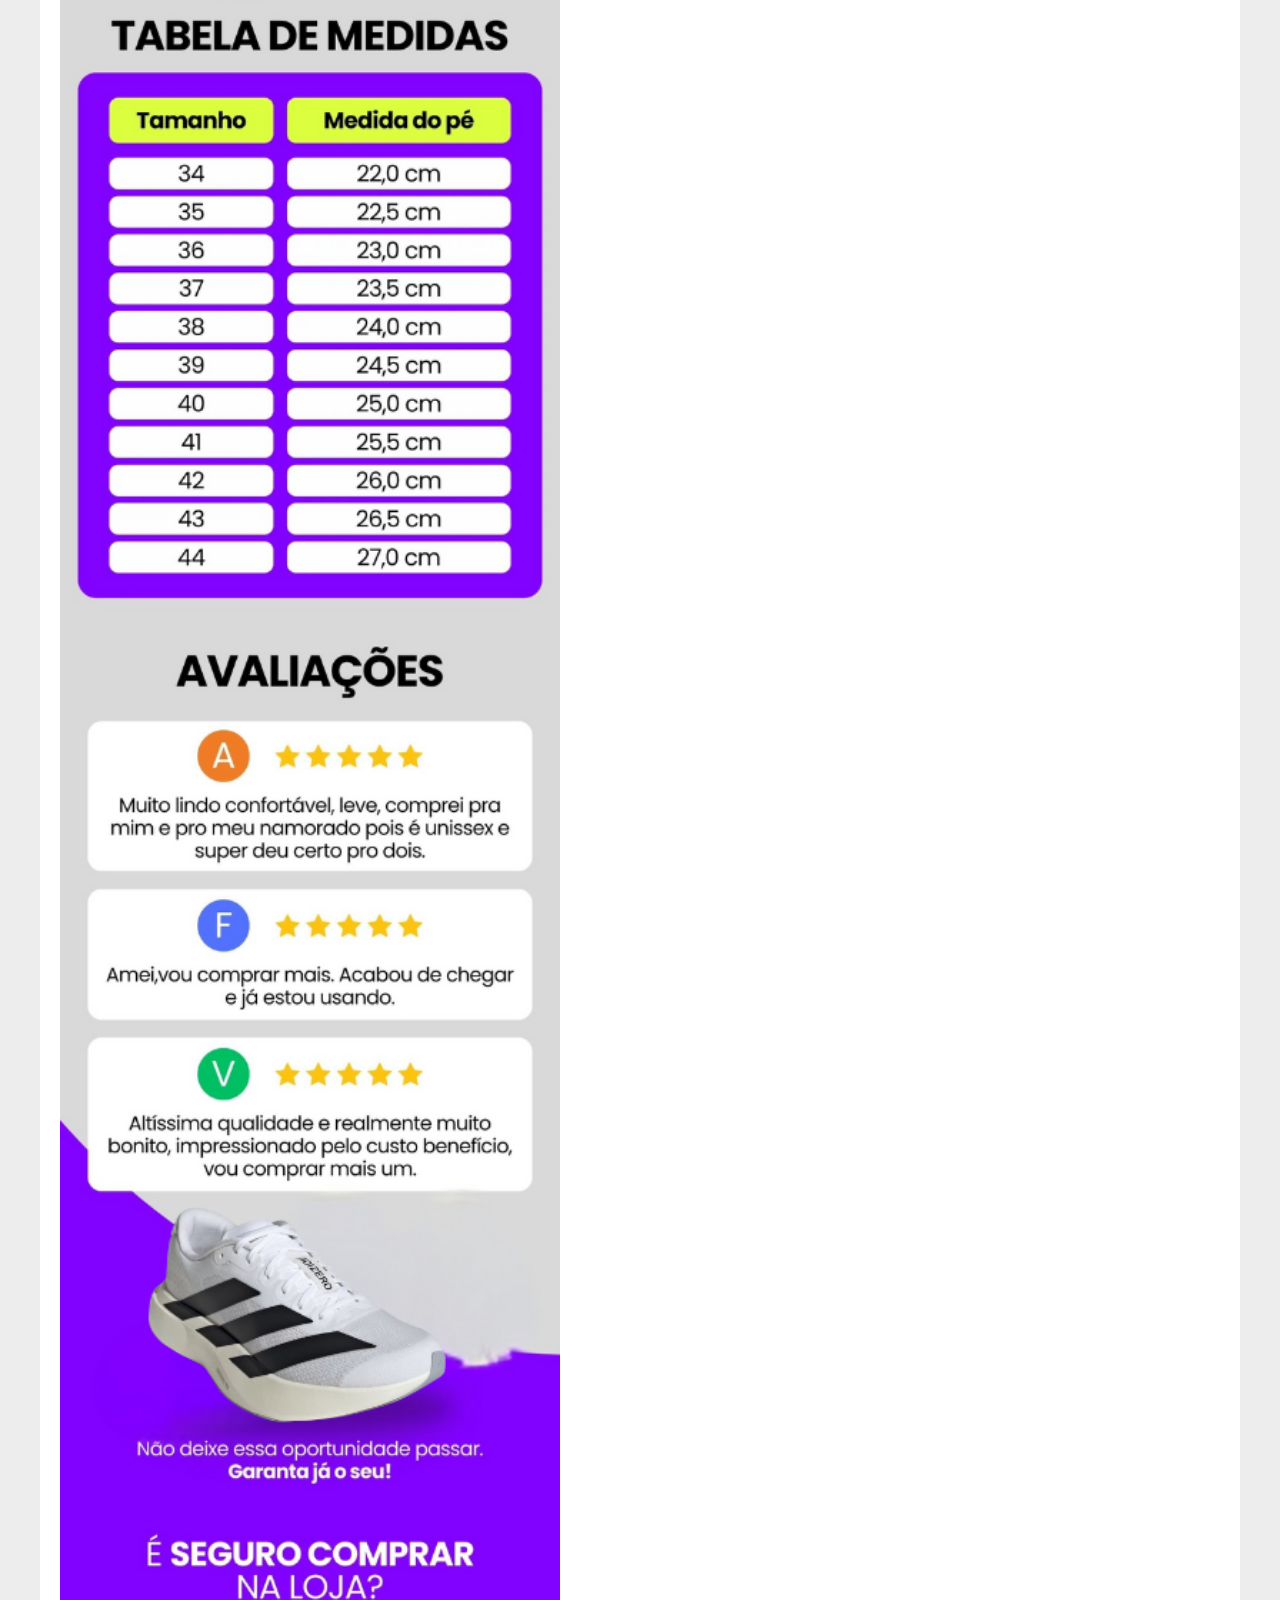
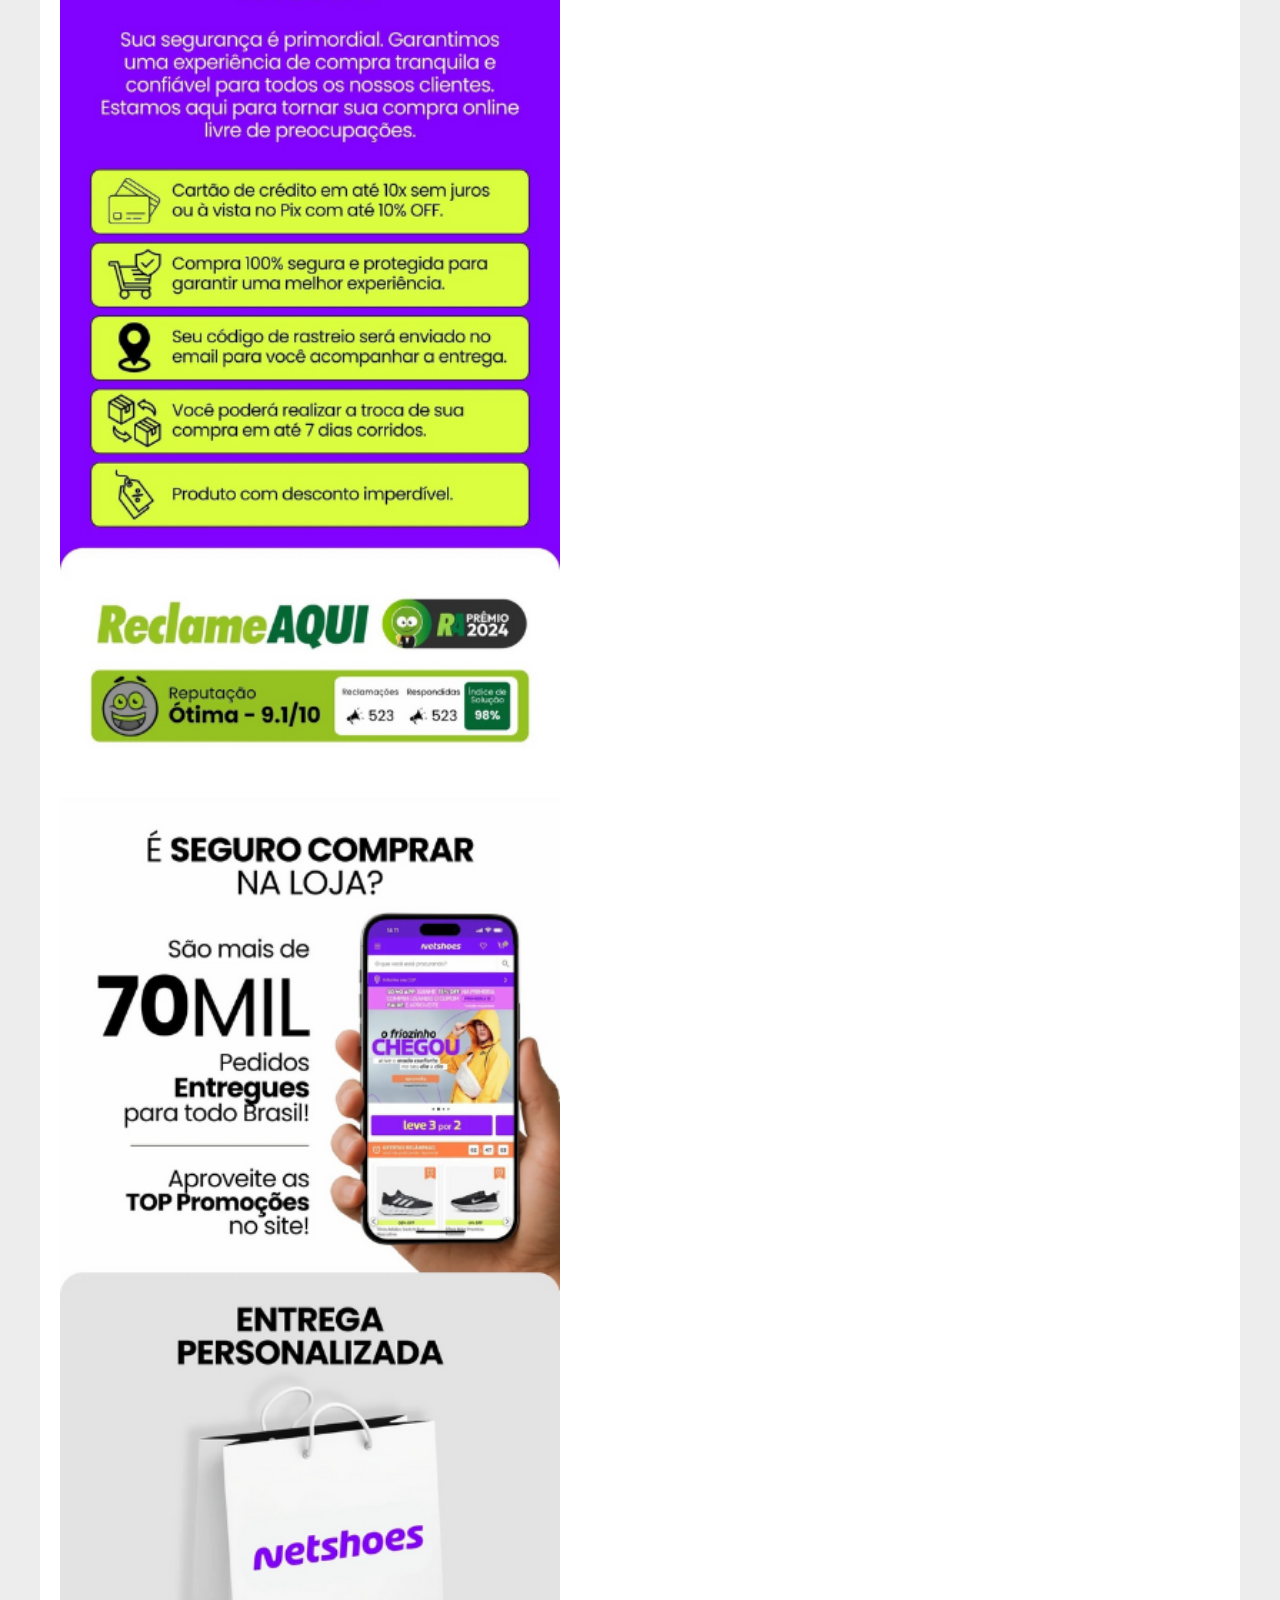
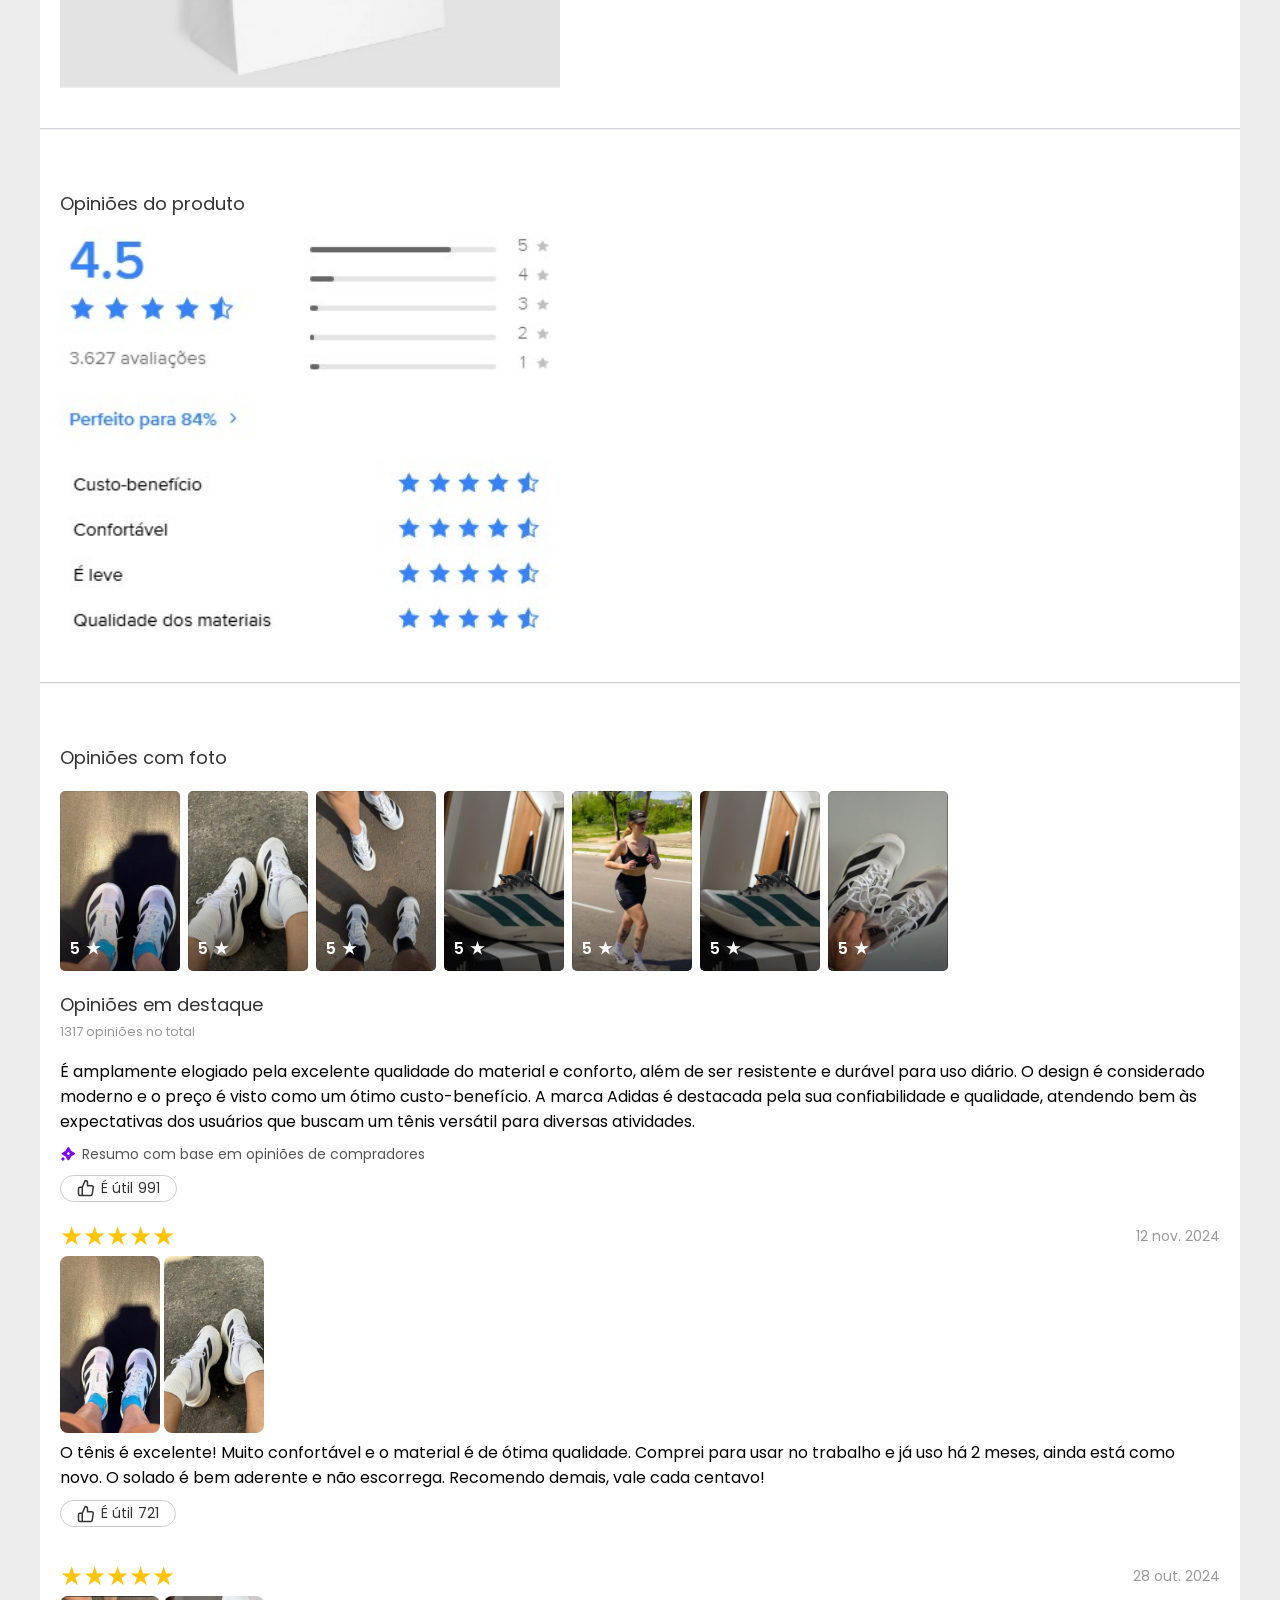
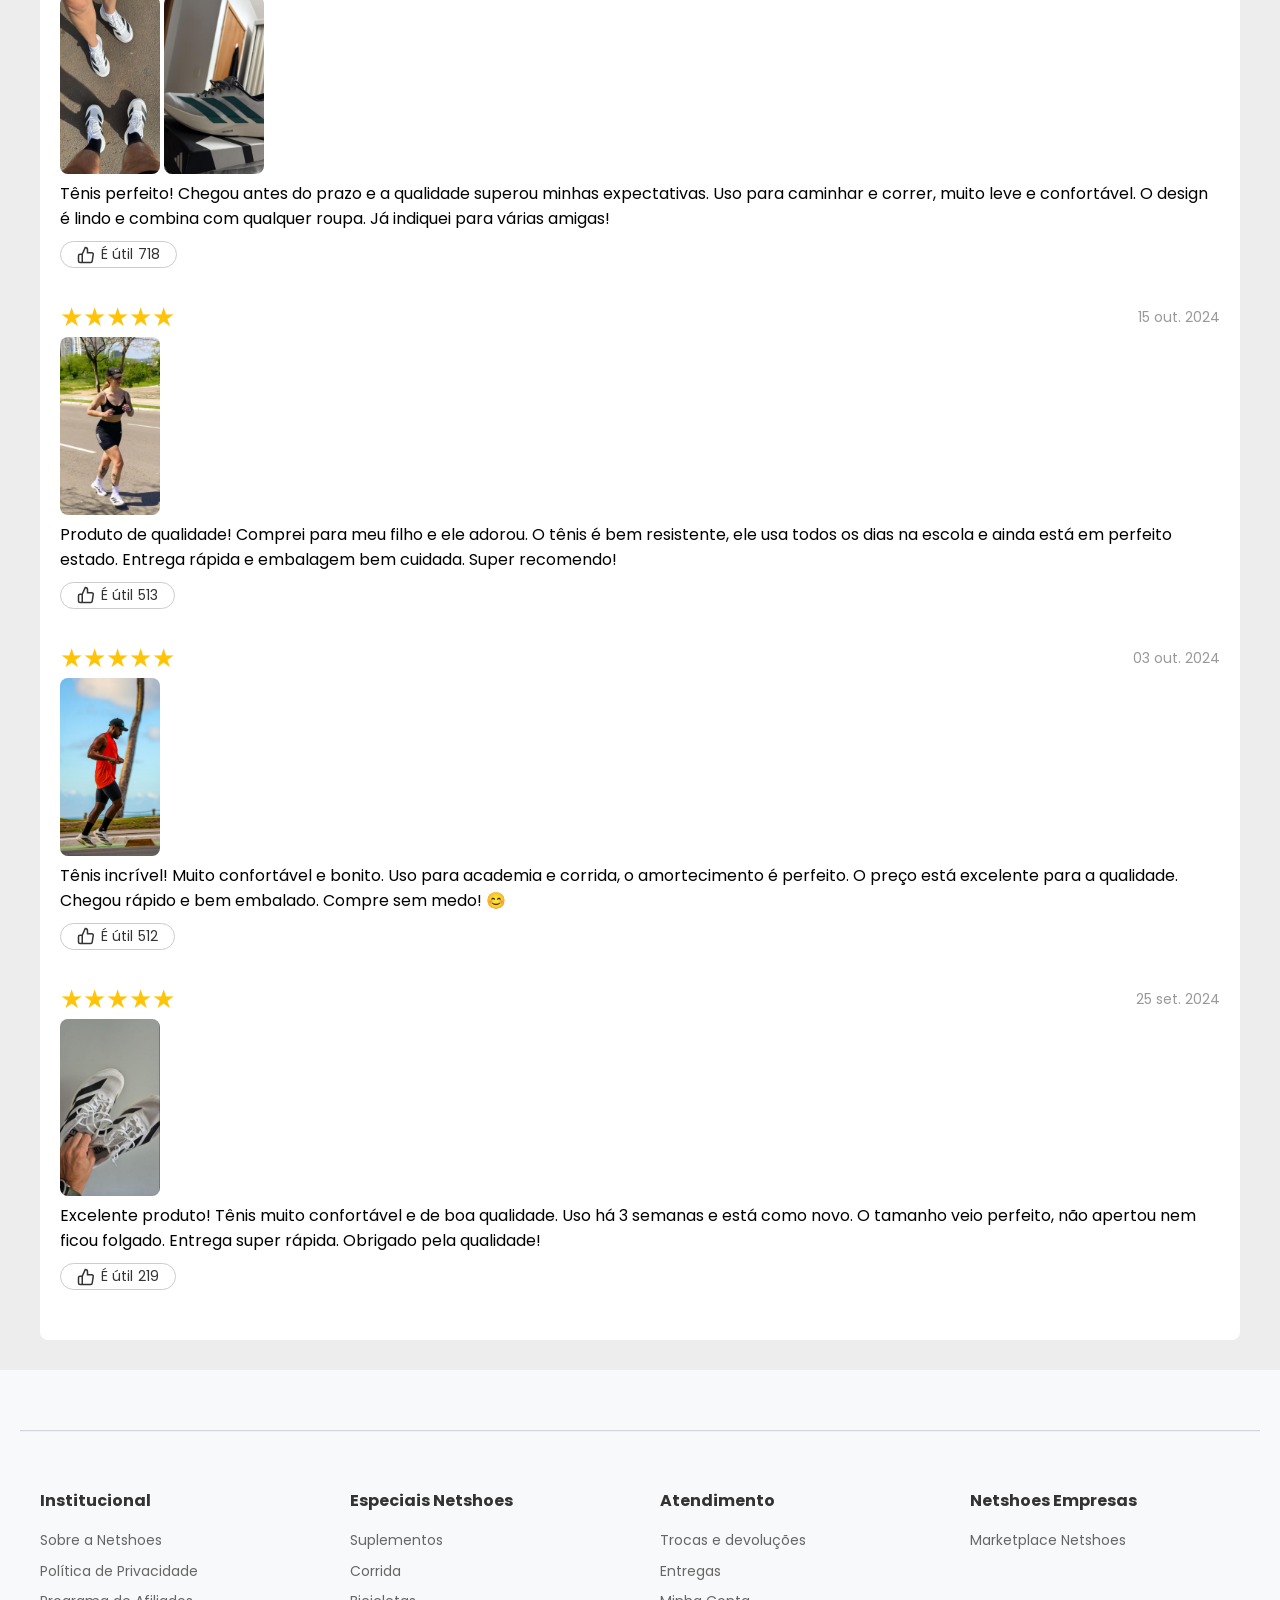
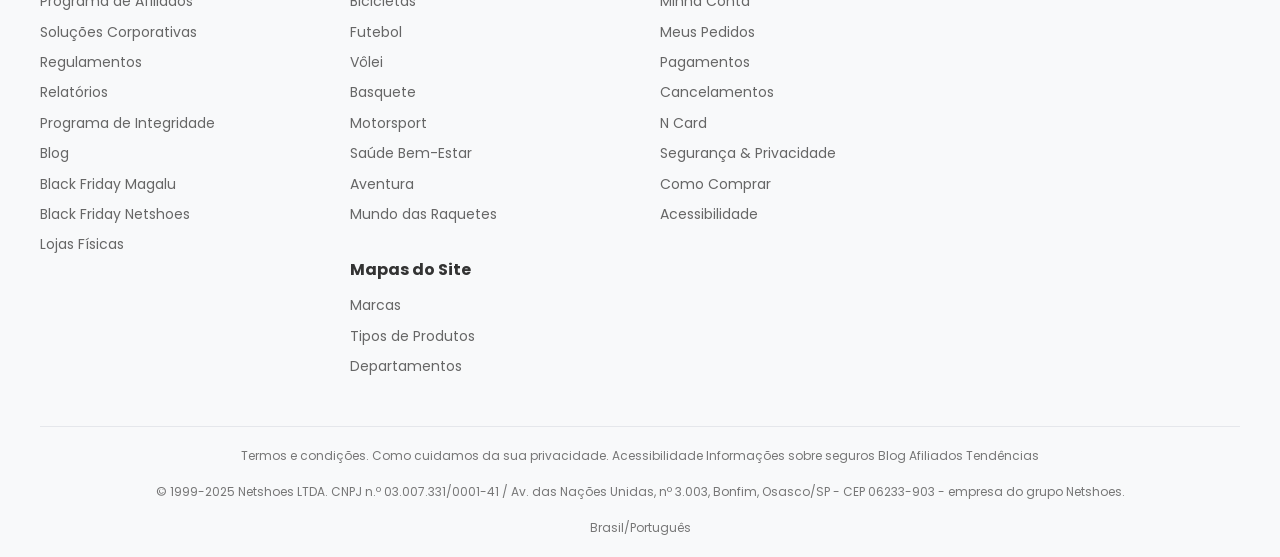
<file: evosl/index.html>
<!DOCTYPE html><html lang="pt-BR"><head>
    <meta charset="UTF-8">
    <meta name="viewport" content="width=device-width, initial-scale=1.0">
    <title>Tênis adidas Adizero EVO SL + Brinde Grátis - ESQUENTA BLACK FRIDAY</title>
    <link rel="stylesheet" href="css/DgPG6TMy4uFp.css">
    <link rel="preconnect" href="https://fonts.googleapis.com">
    <link rel="preconnect" href="https://fonts.gstatic.com" crossorigin="">
    <link href="https://fonts.googleapis.com/css2?family=Poppins:wght@400;500;600;700&display=swap" rel="stylesheet">
    <link rel="icon" type="image/png" href="images/VKbqNxRtXXjP.png">
    <script type="text/javascript">
        (function(c,l,a,r,i,t,y){
            c[a]=c[a]||function(){(c[a].q=c[a].q||[]).push(arguments)};
            t=l.createElement(r);t.async=1;t.src="https://www.clarity.ms/tag/"+i;
            y=l.getElementsByTagName(r)[0];y.parentNode.insertBefore(t,y);
        })(window, document, "clarity", "script", "kq6f7ml3u6");
    </script>
<script>
!function(f,b,e,v,n,t,s)
{if(f.fbq)return;n=f.fbq=function(){n.callMethod?
n.callMethod.apply(n,arguments):n.queue.push(arguments)};
if(!f._fbq)f._fbq=n;n.push=n;n.loaded=!0;n.version='2.0';
n.queue=[];t=b.createElement(e);t.async=!0;
t.src=v;s=b.getElementsByTagName(e)[0];
s.parentNode.insertBefore(t,s)}(window, document,'script',
'https://connect.facebook.net/en_US/fbevents.js');
fbq('init', '415493113957340');
fbq('track', 'PageView');
</script></head>
<!-- Meta Pixel Code -->

<body><noscript><img height="1" width="1" style="display:none"
src="https://www.facebook.com/tr?id=415493113957340&ev=PageView&noscript=1"
/></noscript>
<!-- End Meta Pixel Code -->
<script>
  window.pixelId = "68a03b7207ba3fa84498a661";
  var a = document.createElement("script");
  a.setAttribute("async", "");
  a.setAttribute("defer", "");
  a.setAttribute("src", "https://cdn.utmify.com.br/scripts/pixel/pixel.js");
  document.head.appendChild(a);
</script> <script src="js/latest.js" data-utmify-prevent-xcod-sck="" data-utmify-prevent-subids="" async="" defer=""></script>


    <div class="main-header-container">
        <div class="main-header">
            <a href="../index.html" class="voltar-link">
                <svg aria-hidden="true" class="arrow-left-icon" viewBox="0 0 448 512" xmlns="http://www.w3.org/2000/svg">
                    <path d="M257.5 445.1l-22.2 22.2c-9.4 9.4-24.6 9.4-33.9 0L7 273c-9.4-9.4-9.4-24.6 0-33.9L201.4 44.7c9.4-9.4 24.6-9.4 33.9 0l22.2 22.2c9.5 9.5 9.3 25-.4 34.3L136.6 216H424c13.3 0 24 10.7 24 24v32c0 13.3-10.7 24-24 24H136.6l120.5 114.8c9.8 9.3 10 24.8.4 34.3z"></path>
                </svg>
                <b style="font-size: 14px; font-weight: 500;">Voltar</b>
            </a>
            <a href="../index.html" class="logo-link">
                <img src="images/logonetshoes.png" alt="Logo da Loja" class="logo-img">
            </a>
            <a href="#" class="cart-icon" onclick="showCartSidebar(); return false;">
                <svg aria-hidden="true" class="shopping-cart-icon" viewBox="0 0 576 512" xmlns="http://www.w3.org/2000/svg">
                    <path d="M528.12 301.319l47.273-208C578.806 78.301 567.391 64 551.99 64H159.208l-9.166-44.81C147.758 8.021 137.93 0 126.529 0H24C10.745 0 0 10.745 0 24v16c0 13.255 10.745 24 24 24h69.883l70.248 343.435C147.325 417.1 136 435.222 136 456c0 30.928 25.072 56 56 56s56-25.072 56-56c0-15.674-6.447-29.835-16.824-40h209.647C430.447 426.165 424 440.326 424 456c0 30.928 25.072 56 56 56s56-25.072 56-56c0-22.172-12.888-41.332-31.579-50.405l5.517-24.276c3.413-15.018-8.002-29.319-23.403-29.319H218.117l-6.545-32h293.145c11.206 0 20.92-7.754 23.403-18.681z"></path>
                </svg>
            </a>
        </div>
    </div>

    <div class="product-container">
        <div class="left-column">
            <div style="margin-top: 5px;" class="product-stats div-mobile">
                <span class="sold-count div-mobile">+5mil vendidos</span>
                <span class="rating-1 div-mobile" onclick="scrollToOpinions()" style="cursor: pointer;">4.8 <b style="color: #ffc408">★ ★ ★ ★ ★</b> (1718)</span>
            </div>
            <h1 class="product-title div-mobile"> Tênis adidas Adizero EVO SL + Brinde Grátis - ESQUENTA BLACK FRIDAY <svg class="verified-icon" viewBox="0 0 20 20" fill="currentColor"><path fill-rule="evenodd" d="M6.267 3.455a3.066 3.066 0 001.745-.723 3.066 3.066 0 013.976 0 3.066 3.066 0 001.745.723 3.066 3.066 0 012.812 2.812c.051.643.304 1.254.723 1.745a3.066 3.066 0 010 3.976 3.066 3.066 0 00-.723 1.745 3.066 3.066 0 01-2.812 2.812 3.066 3.066 0 00-1.745.723 3.066 3.066 0 01-3.976 0 3.066 3.066 0 00-1.745-.723 3.066 3.066 0 01-2.812-2.812 3.066 3.066 0 00-.723-1.745 3.066 3.066 0 010-3.976 3.066 3.066 0 00.723-1.745 3.066 3.066 0 012.812-2.812zm7.44 5.252a1 1 0 00-1.414-1.414L9 10.586 7.707 9.293a1 1 0 00-1.414 1.414l2 2a1 1 0 001.414 0l4-4z" clip-rule="evenodd"></path></svg></h1>
            <img src="images/produtoevo.png" class="product-image" id="mainImage">
            <div class="thumbnail-gallery">
                <div class="thumbnail-gallery-container">
                    <img src="images/produtoevo.png" class="thumbnail-image active" alt="Visualização 1 do Tênis">
                    <img src="images/add01.png" class="thumbnail-image" alt="Visualização 2 do Tênis">
                    <img src="images/add02.png" class="thumbnail-image" alt="Visualização 3 do Tênis">
                    <img src="images/add03.png" class="thumbnail-image" alt="Visualização 4 do Tênis">
                    <img src="images/add4.png" class="thumbnail-image" alt="Visualização 5 do Tênis">
                    <img src="images/add05.png" class="thumbnail-image" alt="Visualização 6 do Tênis">
                    <img src="images/add08.png" class="thumbnail-image" alt="Visualização 7 do Tênis">
                </div>
            </div>
        </div>
        
        <div class="right-column">
            <div class="product-info-container">
                <div class="product-stats-pc div-desktop">
                    <span class="sold-count div-desktop">+55mil vendidos</span>
                    <span class="rating-1 div-desktop" onclick="scrollToOpinions()" style="cursor: pointer;">4.8 <b style="color: #ffc408">★ ★ ★ ★ ★</b> (11718)</span>
                </div>
                <h1 class="title-pc div-desktop"> Tênis adidas Adizero EVO SL + Brinde Grátis - ESQUENTA BLACK FRIDAY <svg class="verified-icon" viewBox="0 0 20 20" fill="currentColor"><path fill-rule="evenodd" d="M6.267 3.455a3.066 3.066 0 001.745-.723 3.066 3.066 0 013.976 0 3.066 3.066 0 001.745.723 3.066 3.066 0 012.812 2.812c.051.643.304 1.254.723 1.745a3.066 3.066 0 010 3.976 3.066 3.066 0 00-.723 1.745 3.066 3.066 0 01-2.812 2.812 3.066 3.066 0 00-1.745.723 3.066 3.066 0 01-3.976 0 3.066 3.066 0 00-1.745-.723 3.066 3.066 0 01-2.812-2.812 3.066 3.066 0 00-.723-1.745 3.066 3.066 0 010-3.976 3.066 3.066 0 00.723-1.745 3.066 3.066 0 012.812-2.812zm7.44 5.252a1 1 0 00-1.414-1.414L9 10.586 7.707 9.293a1 1 0 00-1.414 1.414l2 2a1 1 0 001.414 0l4-4z" clip-rule="evenodd"></path></svg></h1>
                <span class="offer-badge-pc offer-badge">Vendido e entregue por <b>NETSHOES</b></span>
                <div class="divider div-desktop"></div>
                
               <!-- Seção de Variações -->
<div class="product-variations">
    <h4 class="variation-title">Cor: <span id="selectedColor">Branco</span></h4>
    <div class="variation-options">
        <label class="variation-option active" data-color="Branco" data-link="https://checkout.pagamentosblack.shop/VCCL1O8SCHF4">
            <input type="radio" name="color" value="Branco" checked="">
            <img src="images/add03.png" alt="Branco" class="variation-image">
            <span class="variation-name">Branco</span>
        </label>

        <label class="variation-option" data-color="Rosa" data-link="https://checkout.pagamentosblack.shop/VCCL1O8SCHF4">
            <input type="radio" name="color" value="Rosa">
            <img src="images/add4.png" alt="Rosa" class="variation-image">
            <span class="variation-name">Rosa</span>
        </label>

        <label class="variation-option" data-color="Verde com branco" data-link="https://checkout.pagamentosblack.shop/VCCL1O8SCHF4">
            <input type="radio" name="color" value="Verde com branco">
            <img src="images/add01.png" alt="Verde com branco" class="variation-image">
            <span class="variation-name">Verde com branco</span>
        </label>

        <label class="variation-option" data-color="Verde Limão" data-link="https://checkout.pagamentosblack.shop/VCCL1O8SCHF4">
            <input type="radio" name="color" value="Verde Limão">
            <img src="images/add02.png" alt="Verde Limão" class="variation-image">
            <span class="variation-name">Verde Limão</span>
        </label>
                    </div>
                </div>
                
                <!-- Seção de Tamanhos -->
                <div class="product-variations">
                    <h4 class="variation-title">Tamanho: <span id="selectedSize">38</span></h4>
                    <div class="size-options">
                        <label class="size-option" data-size="34">
                            <input type="radio" name="size" value="34">
                            <span class="size-number">34</span>
                        </label>
                        <label class="size-option" data-size="35">
                            <input type="radio" name="size" value="35">
                            <span class="size-number">35</span>
                        </label>
                        <label class="size-option" data-size="36">
                            <input type="radio" name="size" value="36">
                            <span class="size-number">36</span>
                        </label>
                        <label class="size-option" data-size="37">
                            <input type="radio" name="size" value="37">
                            <span class="size-number">37</span>
                        </label>
                        <label class="size-option active" data-size="38">
                            <input type="radio" name="size" value="38" checked="">
                            <span class="size-number">38</span>
                        </label>
                        <label class="size-option" data-size="39">
                            <input type="radio" name="size" value="39">
                            <span class="size-number">39</span>
                        </label>
                        <label class="size-option" data-size="40">
                            <input type="radio" name="size" value="40">
                            <span class="size-number">40</span>
                        </label>
                        <label class="size-option" data-size="41">
                            <input type="radio" name="size" value="41">
                            <span class="size-number">41</span>
                        </label>
                        <label class="size-option" data-size="42">
                            <input type="radio" name="size" value="42">
                            <span class="size-number">42</span>
                        </label>
                        <label class="size-option" data-size="43">
                            <input type="radio" name="size" value="43">
                            <span class="size-number">43</span>
                        </label>
                        <label class="size-option" data-size="44">
                            <input type="radio" name="size" value="44">
                            <span class="size-number">44</span>
                        </label>
                        <label class="size-option" data-size="45">
                            <input type="radio" name="size" value="45">
                            <span class="size-number">45</span>
                        </label>
                        <label class="size-option" data-size="46">
                            <input type="radio" name="size" value="46">
                            <span class="size-number">46</span>
                        </label>
                    </div>
                </div>
                
                <h3 class="product-original-price">R$ 1099,90</h3>
                <div class="price-section">
                    <h2 class="product-promo-price">R$ 129,90</h2>
                    <span class="discount-badge">82% OFF</span>
                </div>
                <span class="PIX-badge">RESTAM 11 UNIDADES</span>
    
                <div class="fretefundo">
                    <img src="images/6YcCt3NpTglj.png" class="guarantee-icon">
                    <div class="ttl-frete">
                        <span style="font-size: 14px" class="prazo-entrega"><b>Prazo de Entrega:</b> 2 a 3 dias.</span>
                        <span style="font-size: 14px; font-weight: 500;" class="ip-frete" id="custom-address"><b>FRETE GRÁTIS</b> para <b>sua região</b></span>
                    </div>
                </div>
    
                <div class="main-container-unico">
                    <a style="font-size: 16px" id="btn-comprar-original-unico" class="btn-compra-estilo-unico" href="https://checkout.pagamentosblack.shop/VCCL1O8SCHF4">COMPRAR AGORA</a>
                </div>
    
                <div class="product-guarantees">
                    <div class="guarantee-item">
                        <img src="images/4JC6ZxbnqdlU.png" class="guarantee-icon">
                        <div class="guarantee-text">
                            <span style="line-height: 14px;"><b style="color: #4caf50; font-weight: 400;">Devolução grátis.</b> Você tem 30 dias a partir da data de recebimento.</span>
                        </div>
                    </div>
                    <div class="guarantee-item">
                        <img src="images/Jy5x5VlU1mca.png" class="guarantee-icon">
                        <div class="guarantee-text">
                            <span style="line-height: 14px;"><b style="color: #4caf50; font-weight: 400;">Compra Garantida,</b> receba o produto que está esperando ou devolvemos o dinheiro.</span>
                        </div>
                    </div>
                    <div class="guarantee-item">
                        <img src="images/l9fi6cHWqxhw.png" class="guarantee-icon">
                        <div class="guarantee-text">
                            <span>12 meses de garantia de fábrica.</span>
                        </div>
                    </div>
                </div>
    
                <div class="product-actions">
                    <button class="action-link add-to-favorites" onclick="toggleFavorite(this);">
                        <svg class="action-icon heart-icon" viewBox="0 0 24 24" fill="none" stroke="currentColor" stroke-width="2">
                            <path d="M20.84 4.61a5.5 5.5 0 0 0-7.78 0L12 5.67l-1.06-1.06a5.5 5.5 0 0 0-7.78 7.78l1.06 1.06L12 21.23l7.78-7.78 1.06-1.06a5.5 5.5 0 0 0 0-7.78z"></path>
                        </svg>
                        <span class="favorite-text">Adicionar aos favoritos</span>
                    </button>
                    <button class="action-link share-button" onclick="shareProduct();">
                        <svg class="action-icon share-icon" viewBox="0 0 24 24" fill="none" stroke="currentColor" stroke-width="2">
                            <circle cx="18" cy="5" r="3"></circle>
                            <circle cx="6" cy="12" r="3"></circle>
                            <circle cx="18" cy="19" r="3"></circle>
                            <line x1="8.59" y1="13.51" x2="15.42" y2="17.49"></line>
                            <line x1="15.41" y1="6.51" x2="8.59" y2="10.49"></line>
                        </svg>
                        <span>Compartilhar</span>
                    </button>
                </div>
            </div>
        </div>
    </div>

    <div class="divider div-mobile"></div>    

    <div class="avaliacoes">

        <div class="opinioes-geral">
            <span class="opinioes-produto">Descrição</span><br>
            <img class="opinioes-produto-img-pc div-desktop" src="images/descricaoevo.png">
            <img class="opinioes-produto-img div-mobile" src="images/descricaoevo.png">
        </div>

        <div class="divider"></div>

        <div class="opinioes-geral" id="opinioes-section">
          <span class="opinioes-produto">Opiniões do produto</span><br>
          <img class="opinioes-produto-img-pc div-desktop" src="images/S1FftvPhzfHx.jpg">
          <img class="opinioes-produto-img div-mobile" src="images/S1FftvPhzfHx.jpg">
      </div>
        
        <div class="divider"></div>

        <div class="opinioes-geral">
            <span class="opinioes-produto">Opiniões com foto</span>

            <div class="carousel-container">
         <div class="carousel">
           <div class="carousel-item">
             <div class="overlay">
               <div class="gradient"></div>
               <div class="rating">
                 <span>5</span>
                 <span style="color: #fff; margin-left: 6px;">★</span>
               </div>
             </div>
             <img src="images/reviu01.png" alt="Produto 1">
           </div>
           <div class="carousel-item">
             <div class="overlay">
               <div class="gradient"></div>
               <div class="rating">
                 <span>5</span>
                 <span style="color: #fff; margin-left: 6px;">★</span>
               </div>
             </div>
             <img src="images/reviu02.png" alt="Produto 1">
           </div>
           <div class="carousel-item">
             <div class="overlay">
               <div class="gradient"></div>
               <div class="rating">
                 <span>5</span>
                 <span style="color: #fff; margin-left: 6px;">★</span>
               </div>
             </div>
             <img src="images/reviu03.png" alt="Produto 1">
           </div>
           <div class="carousel-item">
             <div class="overlay">
               <div class="gradient"></div>
               <div class="rating">
                 <span>5</span>
                 <span style="color: #fff; margin-left: 6px;">★</span>
               </div>
             </div>
             <img src="images/reviu04.png" alt="Produto 1">
           </div>
          <div class="carousel-item">
             <div class="overlay">
               <div class="gradient"></div>
               <div class="rating">
                 <span>5</span>
                 <span style="color: #fff; margin-left: 6px;">★</span>
               </div>
             </div>
             <img src="images/reviu07.png" alt="Produto 1">
           </div>
          <div class="carousel-item">
             <div class="overlay">
               <div class="gradient"></div>
               <div class="rating">
                 <span>5</span>
                 <span style="color: #fff; margin-left: 6px;">★</span>
               </div>
             </div>
             <img src="images/reviu04.png" alt="Produto 1">
           </div>
          <div class="carousel-item" style="margin-right:10px;">
             <div class="overlay">
               <div class="gradient"></div>
               <div class="rating">
                 <span>5</span>
                 <span style="color: #fff; margin-left: 6px;">★</span>
               </div>
             </div>
             <img src="images/reviu06.png" alt="Produto 1">
           </div>
         </div>
       </div>

            <span class="opinioes-produto">Opiniões em destaque</span><br>
            <span class="opinioes-text">1317 opiniões no total</span><br>
            <p class="review-txt-1">É amplamente elogiado pela excelente qualidade do material e conforto, além de ser resistente e durável para uso diário. O design é considerado moderno e o preço é visto como um ótimo custo-benefício. A marca Adidas é destacada pela sua confiabilidade e qualidade, atendendo bem às expectativas dos usuários que buscam um tênis versátil para diversas atividades.</p>
            <div class="ia-container">
                <svg style="margin-right: 6px;" xmlns="http://www.w3.org/2000/svg" width="16" height="16" viewBox="0 0 16 16" fill="none"><path fill-rule="evenodd" clip-rule="evenodd" d="M9.24055 1.46224C8.84928 0.746962 7.82196 0.746961 7.43068 1.46224L5.7212 4.58728C5.62653 4.76035 5.48422 4.90264 5.31114 4.99728L2.18593 6.70618C1.47045 7.09741 1.47045 8.12498 2.18593 8.51621L5.31114 10.2251C5.48422 10.3198 5.62653 10.462 5.7212 10.6351L7.43068 13.7601C7.82196 14.4754 8.84928 14.4754 9.24055 13.7601L10.95 10.6351C11.0447 10.462 11.187 10.3198 11.3601 10.2251L14.4853 8.51621C15.2008 8.12498 15.2008 7.09741 14.4853 6.70618L11.3601 4.99728C11.187 4.90264 11.0447 4.76035 10.95 4.58728L9.24055 1.46224ZM8.67451 6.26099C8.48727 6.07379 8.18369 6.07379 7.99644 6.26099L6.98501 7.27223C6.79776 7.45944 6.79776 7.76296 6.98501 7.95017L7.99644 8.9614C8.18369 9.14861 8.48727 9.14861 8.67451 8.9614L9.68594 7.95017C9.87319 7.76296 9.87319 7.45944 9.68594 7.27223L8.67451 6.26099Z" fill="#8200ff"></path><rect x="2.93832" y="10.9688" width="2.87652" height="2.87652" rx="0.359565" transform="rotate(45 2.93832 10.9688)" fill="#8200ff"></rect></svg>
                <span class="ia-review">Resumo com base em opiniões de compradores</span>
            </div>
            <div class="rating-container">
                <button class="rating-button useful-btn" onclick="toggleUseful(this)" data-count="91">
                    <svg class="thumbs-up-icon" viewBox="0 0 24 24" fill="none" stroke="currentColor" stroke-width="2">
                        <path d="M14 9V5a3 3 0 0 0-3-3l-4 9v11h11.28a2 2 0 0 0 2-1.7l1.38-9a2 2 0 0 0-2-2.3zM7 22H4a2 2 0 0 1-2-2v-7a2 2 0 0 1 2-2h3"></path>
                    </svg>
                    É útil <span class="count">991</span>
                </button>
            </div>

            <div class="comentario-container">
                <div class="comentario">
                    <span class="star-comment">★★★★★</span>
                    <span class="comment-date">12 nov. 2024</span>
                </div>
                <div class="imgs-review">
                    <img src="images/reviu01.png" class="img-review">
                    <img src="images/reviu02.png" class="img-review">
                </div>
                <span class="review-txt">O tênis é excelente! Muito confortável e o material é de ótima qualidade. Comprei para usar no trabalho e já uso há 2 meses, ainda está como novo. O solado é bem aderente e não escorrega. Recomendo demais, vale cada centavo!</span>
                <div class="rating-container">
                  <button class="rating-button useful-btn" onclick="toggleUseful(this)" data-count="121">
                    <svg class="thumbs-up-icon" viewBox="0 0 24 24" fill="none" stroke="currentColor" stroke-width="2">
                        <path d="M14 9V5a3 3 0 0 0-3-3l-4 9v11h11.28a2 2 0 0 0 2-1.7l1.38-9a2 2 0 0 0-2-2.3zM7 22H4a2 2 0 0 1-2-2v-7a2 2 0 0 1 2-2h3"></path>
                    </svg>
                    É útil <span class="count">721</span>
                  </button>
                </div>
            </div>

            <div class="comentario-container">
                <div class="comentario">
                    <span class="star-comment">★★★★★</span>
                    <span class="comment-date">28 out. 2024</span>
                </div>
                <div class="imgs-review">
                    <img src="images/reviu03.png" class="img-review">
                    <img src="images/reviu04.png" class="img-review">
                </div>
                <span class="review-txt">Tênis perfeito! Chegou antes do prazo e a qualidade superou minhas expectativas. Uso para caminhar e correr, muito leve e confortável. O design é lindo e combina com qualquer roupa. Já indiquei para várias amigas!</span>
                <div class="rating-container">
                  <button class="rating-button useful-btn" onclick="toggleUseful(this)" data-count="18">
                    <svg class="thumbs-up-icon" viewBox="0 0 24 24" fill="none" stroke="currentColor" stroke-width="2">
                        <path d="M14 9V5a3 3 0 0 0-3-3l-4 9v11h11.28a2 2 0 0 0 2-1.7l1.38-9a2 2 0 0 0-2-2.3zM7 22H4a2 2 0 0 1-2-2v-7a2 2 0 0 1 2-2h3"></path>
                    </svg>
                    É útil <span class="count">718</span>
                  </button>
                </div>
            </div>

            <div class="comentario-container">
                <div class="comentario">
                    <span class="star-comment">★★★★★</span>
                    <span class="comment-date">15 out. 2024</span>
                </div>
                <div class="imgs-review">
                    <img src="images/reviu07.png" class="img-review">
                </div>
                <span class="review-txt">Produto de qualidade! Comprei para meu filho e ele adorou. O tênis é bem resistente, ele usa todos os dias na escola e ainda está em perfeito estado. Entrega rápida e embalagem bem cuidada. Super recomendo!</span>
                <div class="rating-container">
                  <button class="rating-button useful-btn" onclick="toggleUseful(this)" data-count="13">
                    <svg class="thumbs-up-icon" viewBox="0 0 24 24" fill="none" stroke="currentColor" stroke-width="2">
                        <path d="M14 9V5a3 3 0 0 0-3-3l-4 9v11h11.28a2 2 0 0 0 2-1.7l1.38-9a2 2 0 0 0-2-2.3zM7 22H4a2 2 0 0 1-2-2v-7a2 2 0 0 1 2-2h3"></path>
                    </svg>
                    É útil <span class="count">513</span>
                  </button>
                </div>
            </div>

            <div class="comentario-container">
                <div class="comentario">
                    <span class="star-comment">★★★★★</span>
                    <span class="comment-date">03 out. 2024</span>
                </div>
                <div class="imgs-review">
                    <img src="images/reviu05.png" class="img-review">
                </div>
                <span class="review-txt">Tênis incrível! Muito confortável e bonito. Uso para academia e corrida, o amortecimento é perfeito. O preço está excelente para a qualidade. Chegou rápido e bem embalado. Compre sem medo! 😊</span>
                <div class="rating-container">
                  <button class="rating-button useful-btn" onclick="toggleUseful(this)" data-count="12">
                    <svg class="thumbs-up-icon" viewBox="0 0 24 24" fill="none" stroke="currentColor" stroke-width="2">
                        <path d="M14 9V5a3 3 0 0 0-3-3l-4 9v11h11.28a2 2 0 0 0 2-1.7l1.38-9a2 2 0 0 0-2-2.3zM7 22H4a2 2 0 0 1-2-2v-7a2 2 0 0 1 2-2h3"></path>
                    </svg>
                    É útil <span class="count">512</span>
                  </button>
                </div>
            </div>

            <div class="comentario-container">
                <div class="comentario">
                    <span class="star-comment">★★★★★</span>
                    <span class="comment-date">25 set. 2024</span>
                </div>
                <div class="imgs-review">
                    <img src="images/reviu06.png" class="img-review">
                </div>
                <span class="review-txt">Excelente produto! Tênis muito confortável e de boa qualidade. Uso há 3 semanas e está como novo. O tamanho veio perfeito, não apertou nem ficou folgado. Entrega super rápida. Obrigado pela qualidade!</span>
                <div class="rating-container">
                  <button class="rating-button useful-btn" onclick="toggleUseful(this)" data-count="9">
                    <svg class="thumbs-up-icon" viewBox="0 0 24 24" fill="none" stroke="currentColor" stroke-width="2">
                        <path d="M14 9V5a3 3 0 0 0-3-3l-4 9v11h11.28a2 2 0 0 0 2-1.7l1.38-9a2 2 0 0 0-2-2.3zM7 22H4a2 2 0 0 1-2-2v-7a2 2 0 0 1 2-2h3"></path>
                    </svg>
                    É útil <span class="count">219</span>
                  </button>
                </div>
            </div>
        </div>

    </div>

    <div class="footer-container">
        <div class="divider"></div>
        <div class="footer-content">
            <div class="footer-column">
                <h3 class="footer-title">Institucional</h3>
                <ul class="footer-list">
                    <li>Sobre a Netshoes</li>
                    <li>Política de Privacidade</li>
                    <li>Programa de Afiliados</li>
                    <li>Soluções Corporativas</li>
                    <li>Regulamentos</li>
                    <li>Relatórios</li>
                    <li>Programa de Integridade</li>
                    <li>Blog</li>
                    <li>Black Friday Magalu</li>
                    <li>Black Friday Netshoes</li>
                    <li>Lojas Físicas</li>
                </ul>
            </div>

            <div class="footer-column">
                <h3 class="footer-title">Especiais Netshoes</h3>
                <ul class="footer-list">
                    <li>Suplementos</li>
                    <li>Corrida</li>
                    <li>Bicicletas</li>
                    <li>Futebol</li>
                    <li>Vôlei</li>
                    <li>Basquete</li>
                    <li>Motorsport</li>
                    <li>Saúde Bem-Estar</li>
                    <li>Aventura</li>
                    <li>Mundo das Raquetes</li>
                </ul>
                
                <h3 class="footer-title footer-subtitle">Mapas do Site</h3>
                <ul class="footer-list">
                    <li>Marcas</li>
                    <li>Tipos de Produtos</li>
                    <li>Departamentos</li>
                </ul>
            </div>

            <div class="footer-column">
                <h3 class="footer-title">Atendimento</h3>
                <ul class="footer-list">
                    <li>Trocas e devoluções</li>
                    <li>Entregas</li>
                    <li>Minha Conta</li>
                    <li>Meus Pedidos</li>
                    <li>Pagamentos</li>
                    <li>Cancelamentos</li>
                    <li>N Card</li>
                    <li>Segurança & Privacidade</li>
                    <li>Como Comprar</li>
                    <li>Acessibilidade</li>
                </ul>
            </div>

            <div class="footer-column">
                <h3 class="footer-title">Netshoes Empresas</h3>
                <ul class="footer-list">
                    <li>Marketplace Netshoes</li>
                </ul>
            </div>
        </div>
        
        <div class="footer-bottom">
            <span>Termos e condições. Como cuidamos da sua privacidade. Acessibilidade Informações sobre seguros Blog Afiliados Tendências<br><br>© 1999-2025 Netshoes LTDA. CNPJ n.º 03.007.331/0001-41 / Av. das Nações Unidas, nº 3.003, Bonfim, Osasco/SP - CEP 06233-903 - empresa do grupo Netshoes.<br><br>Brasil/Português</span>
        </div>
    </div>

    <script src="js/whV5WfttOMdn.js"></script>
    <script>
        function toggleFavorite(element) {
            const favoriteText = element.querySelector('.favorite-text');
            const heartIcon = element.querySelector('.heart-icon');
            
            if (element.classList.contains('favorited')) {
                // Remove dos favoritos
                element.classList.remove('favorited');
                favoriteText.textContent = 'Adicionar aos favoritos';
                heartIcon.setAttribute('fill', 'none');
            } else {
                // Adiciona aos favoritos
                element.classList.add('favorited');
                favoriteText.textContent = 'Adicionado aos favoritos';
                heartIcon.setAttribute('fill', 'currentColor');
            }
        }

        function toggleUseful(button) {
            const countSpan = button.querySelector('.count');
            let currentCount = parseInt(countSpan.textContent);
            
            if (button.classList.contains('active')) {
                // Desativar - diminuir contador
                button.classList.remove('active');
                currentCount = currentCount - 1;
            } else {
                // Ativar - aumentar contador
                button.classList.add('active');
                currentCount = currentCount + 1;
            }
            
            countSpan.textContent = currentCount;
        }

        async function shareProduct() {
            const shareData = {
                title: 'Tênis Adidas Samba OG + Brinde Grátis - ESQUENTA BLACK FRIDAY',
                text: 'Confira esta oferta incrível! Tênis Adidas Samba OG + Brinde Grátis com 74% OFF - De R$ 499,90 por apenas R$ 127,70',
                url: window.location.href
            };

            try {
                // Verifica se o navegador suporta a Web Share API
                if (navigator.share) {
                    await navigator.share(shareData);
                } else {
                    // Fallback para navegadores que não suportam Web Share API
                    fallbackShare(shareData);
                }
            } catch (error) {
                // Se o usuário cancelar o compartilhamento ou houver erro
                console.log('Compartilhamento cancelado ou erro:', error);
            }
        }

        function fallbackShare(shareData) {
            // Cria um menu de compartilhamento personalizado
            const shareOptions = [
                {
                    name: 'WhatsApp',
                    url: `https://wa.me/?text=${encodeURIComponent(shareData.text + ' ' + shareData.url)}`
                },
                {
                    name: 'Facebook',
                    url: `https://www.facebook.com/sharer/sharer.php?u=${encodeURIComponent(shareData.url)}`
                },
                {
                    name: 'Twitter',
                    url: `https://twitter.com/intent/tweet?text=${encodeURIComponent(shareData.text)}&url=${encodeURIComponent(shareData.url)}`
                },
                {
                    name: 'Copiar Link',
                    action: 'copy'
                }
            ];

            const choice = prompt(
                'Escolha onde compartilhar:\n' +
                shareOptions.map((option, index) => `${index + 1}. ${option.name}`).join('\n')
            );

            const selectedIndex = parseInt(choice) - 1;
            if (selectedIndex >= 0 && selectedIndex < shareOptions.length) {
                const selectedOption = shareOptions[selectedIndex];
                
                if (selectedOption.action === 'copy') {
                    // Copia o link para a área de transferência
                    navigator.clipboard.writeText(shareData.url).then(() => {
                        alert('Link copiado para a área de transferência!');
                    }).catch(() => {
                        alert('Não foi possível copiar o link. URL: ' + shareData.url);
                    });
                } else {
                    // Abre a URL de compartilhamento
                    window.open(selectedOption.url, '_blank');
                }
            }
        }

        function changeMainImage(imageSrc, thumbnailElement) {
            // Troca a imagem principal
            const mainImage = document.getElementById('mainImage');
            mainImage.src = imageSrc;
            
            // Remove a classe active de todos os thumbnails
            const thumbnails = document.querySelectorAll('.thumbnail-image');
            thumbnails.forEach(thumb => thumb.classList.remove('active'));
            
            // Adiciona a classe active ao thumbnail clicado
            thumbnailElement.classList.add('active');
        }

        // Função para trocar variação e link do botão
        function selectVariation(element) {
            // Remove active de todas as variações
            const variations = document.querySelectorAll('.variation-option');
            variations.forEach(variation => variation.classList.remove('active'));
            
            // Adiciona active na variação selecionada
            element.classList.add('active');
            
            // Marca o radio button
            const radio = element.querySelector('input[type="radio"]');
            radio.checked = true;
            
            // Atualiza o nome da cor selecionada
            const colorName = element.getAttribute('data-color');
            const selectedColorSpan = document.getElementById('selectedColor');
            if (selectedColorSpan && colorName) {
                selectedColorSpan.textContent = colorName;
            }
            
            // Pega o link da variação selecionada
            const newLink = element.getAttribute('data-link');
            
            // Atualiza o link do botão de compra
            const buyButton = document.getElementById('btn-comprar-original-unico');
            if (buyButton && newLink) {
                buyButton.href = newLink;
            }
        }

        // Função para selecionar tamanho (apenas visual)
        function selectSize(element) {
            // Remove active de todos os tamanhos
            const sizes = document.querySelectorAll('.size-option');
            sizes.forEach(size => size.classList.remove('active'));
            
            // Adiciona active no tamanho selecionado
            element.classList.add('active');
            
            // Marca o radio button
            const radio = element.querySelector('input[type="radio"]');
            radio.checked = true;
            
            // Atualiza o tamanho selecionado
            const sizeName = element.getAttribute('data-size');
            const selectedSizeSpan = document.getElementById('selectedSize');
            if (selectedSizeSpan && sizeName) {
                selectedSizeSpan.textContent = sizeName;
            }
        }

        // Adiciona event listeners para as variações
        document.addEventListener('DOMContentLoaded', function() {
            const variations = document.querySelectorAll('.variation-option');
            variations.forEach(variation => {
                variation.addEventListener('click', function() {
                    selectVariation(this);
                });
            });

            // Event listeners para os tamanhos
            const sizes = document.querySelectorAll('.size-option');
            sizes.forEach(size => {
                size.addEventListener('click', function() {
                    selectSize(this);
                });
            });
        });

        // Função para mostrar sidebar do carrinho
        function showCartSidebar() {
            const sidebar = document.getElementById('cartSidebar');
            if (sidebar) {
                sidebar.classList.add('show');
                document.body.style.overflow = 'hidden'; // Previne scroll da página
            }
        }

        // Função para esconder sidebar do carrinho
        function hideCartSidebar() {
            const sidebar = document.getElementById('cartSidebar');
            if (sidebar) {
                sidebar.classList.remove('show');
                document.body.style.overflow = 'auto'; // Restaura scroll da página
            }
        }

        // Função para rolar até a seção de opiniões
        function scrollToOpinions() {
            const opinioesSection = document.getElementById('opinioes-section');
            if (opinioesSection) {
                opinioesSection.scrollIntoView({ 
                    behavior: 'smooth',
                    block: 'start'
                });
            }
        }
    </script>

    <!-- Cart Sidebar -->
    <div id="cartSidebar" class="cart-sidebar">
        <div class="sidebar-overlay" onclick="hideCartSidebar()"></div>
        <div class="sidebar-content">
            <!-- Header -->
            <div class="sidebar-header">
                <h2 class="sidebar-title">Carrinho</h2>
                <button class="sidebar-close" onclick="hideCartSidebar()">
                    <svg viewBox="0 0 24 24" fill="none" xmlns="http://www.w3.org/2000/svg">
                        <path d="M19 6.41L17.59 5L12 10.59L6.41 5L5 6.41L10.59 12L5 17.59L6.41 19L12 13.41L17.59 19L19 17.59L13.41 12L19 6.41Z" fill="currentColor"></path>
                    </svg>
                </button>
            </div>

            <!-- Cart Content -->
            <div class="sidebar-body">
                <div class="empty-cart">
                    <div class="empty-cart-icon">
                        <svg viewBox="0 0 24 24" fill="none" xmlns="http://www.w3.org/2000/svg">
                            <path d="M7 4V2C7 1.45 7.45 1 8 1H16C16.55 1 17 1.45 17 2V4H20C20.55 4 21 4.45 21 5S20.55 6 20 6H19V19C19 20.1 18.1 21 17 21H7C5.9 21 5 20.1 5 19V6H4C3.45 6 3 5.55 3 5S3.45 4 4 4H7ZM9 3V4H15V3H9ZM7 6V19H17V6H7Z" fill="currentColor"></path>
                            <path d="M9 8V17H11V8H9ZM13 8V17H15V8H13Z" fill="currentColor"></path>
                        </svg>
                    </div>
                    <h3 class="empty-cart-title">Seu carrinho está vazio</h3>
                    <p class="empty-cart-message">Adicione produtos ao carrinho para continuar com sua compra.</p>
                </div>
            </div>

            <!-- Footer -->
            <div class="sidebar-footer">
                <button class="continue-shopping-btn" onclick="hideCartSidebar()">
                    <svg viewBox="0 0 24 24" fill="none" xmlns="http://www.w3.org/2000/svg">
                        <path d="M20 11H7.83l5.59-5.59L12 4l-8 8 8 8 1.41-1.41L7.83 13H20v-2z" fill="currentColor"></path>
                    </svg>
                    Voltar às Compras
                </button>
            </div>
        </div>
    </div>

</body></html>
</file>
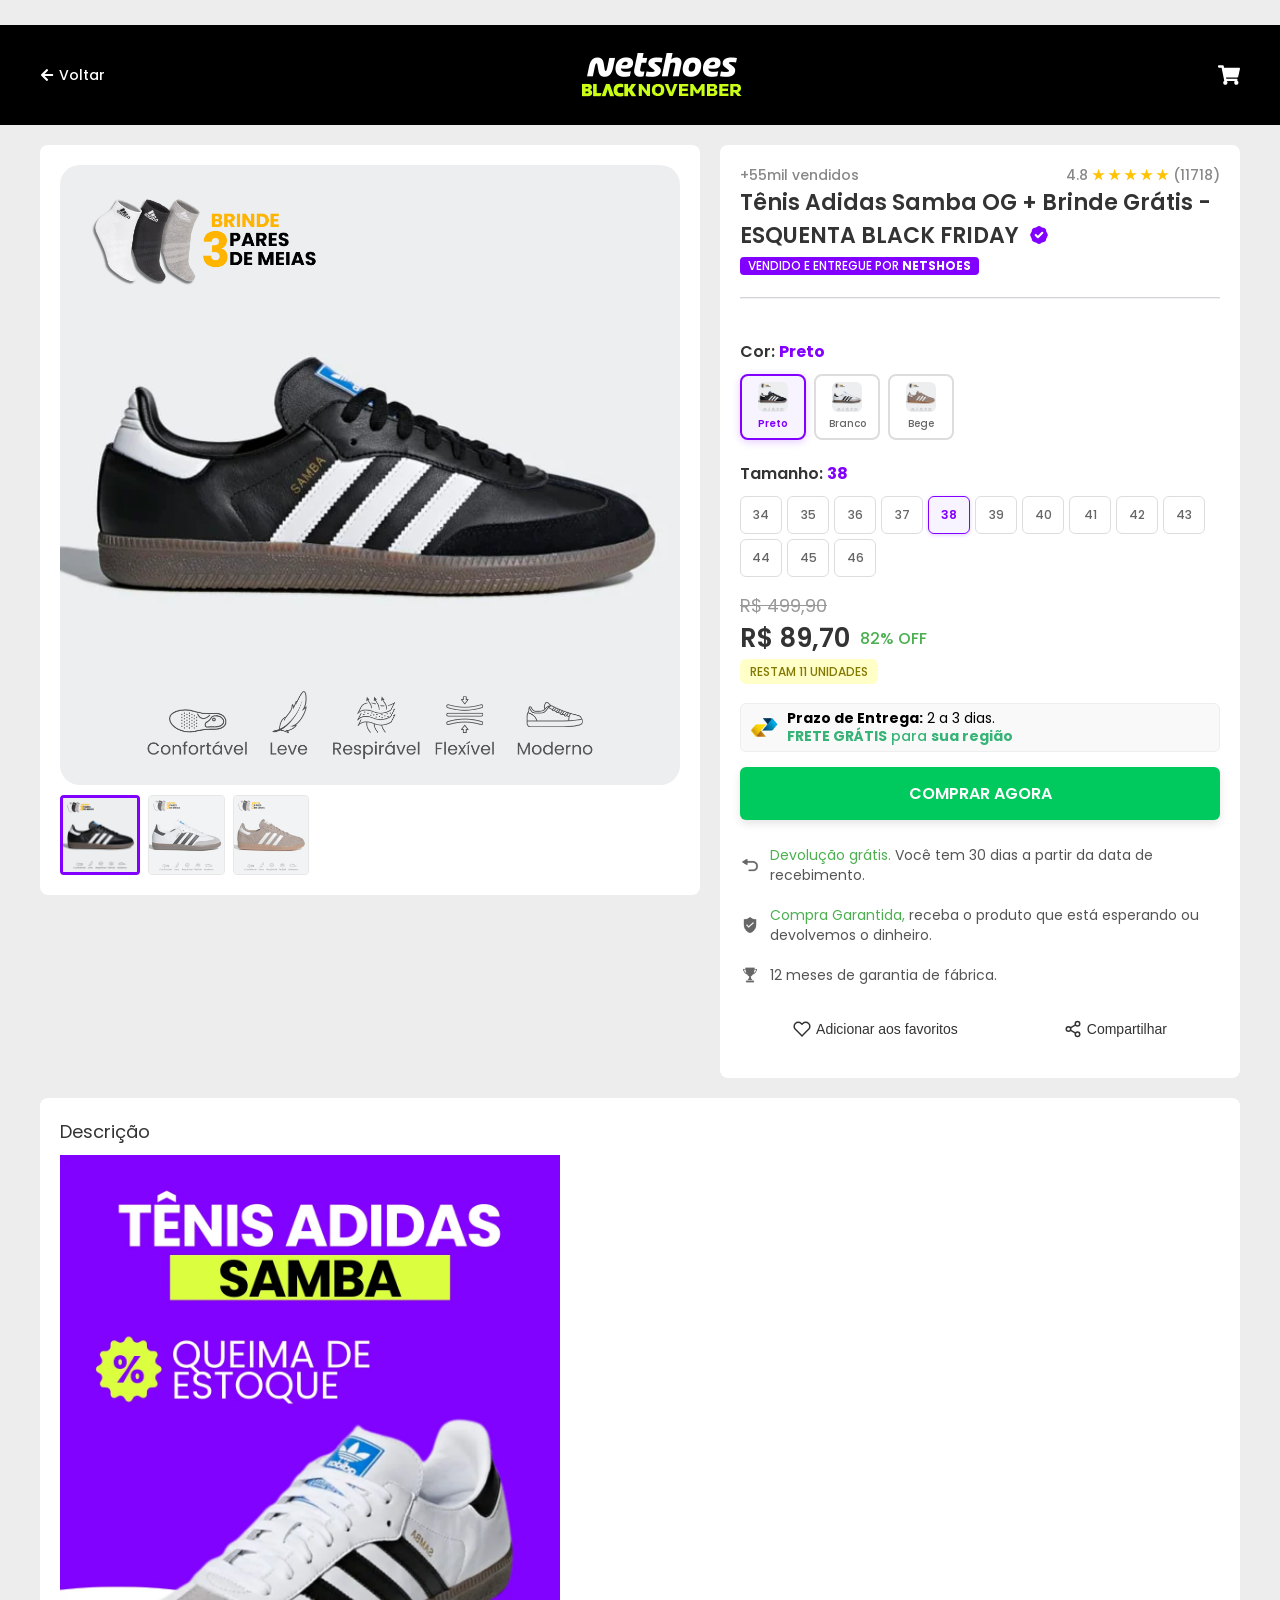
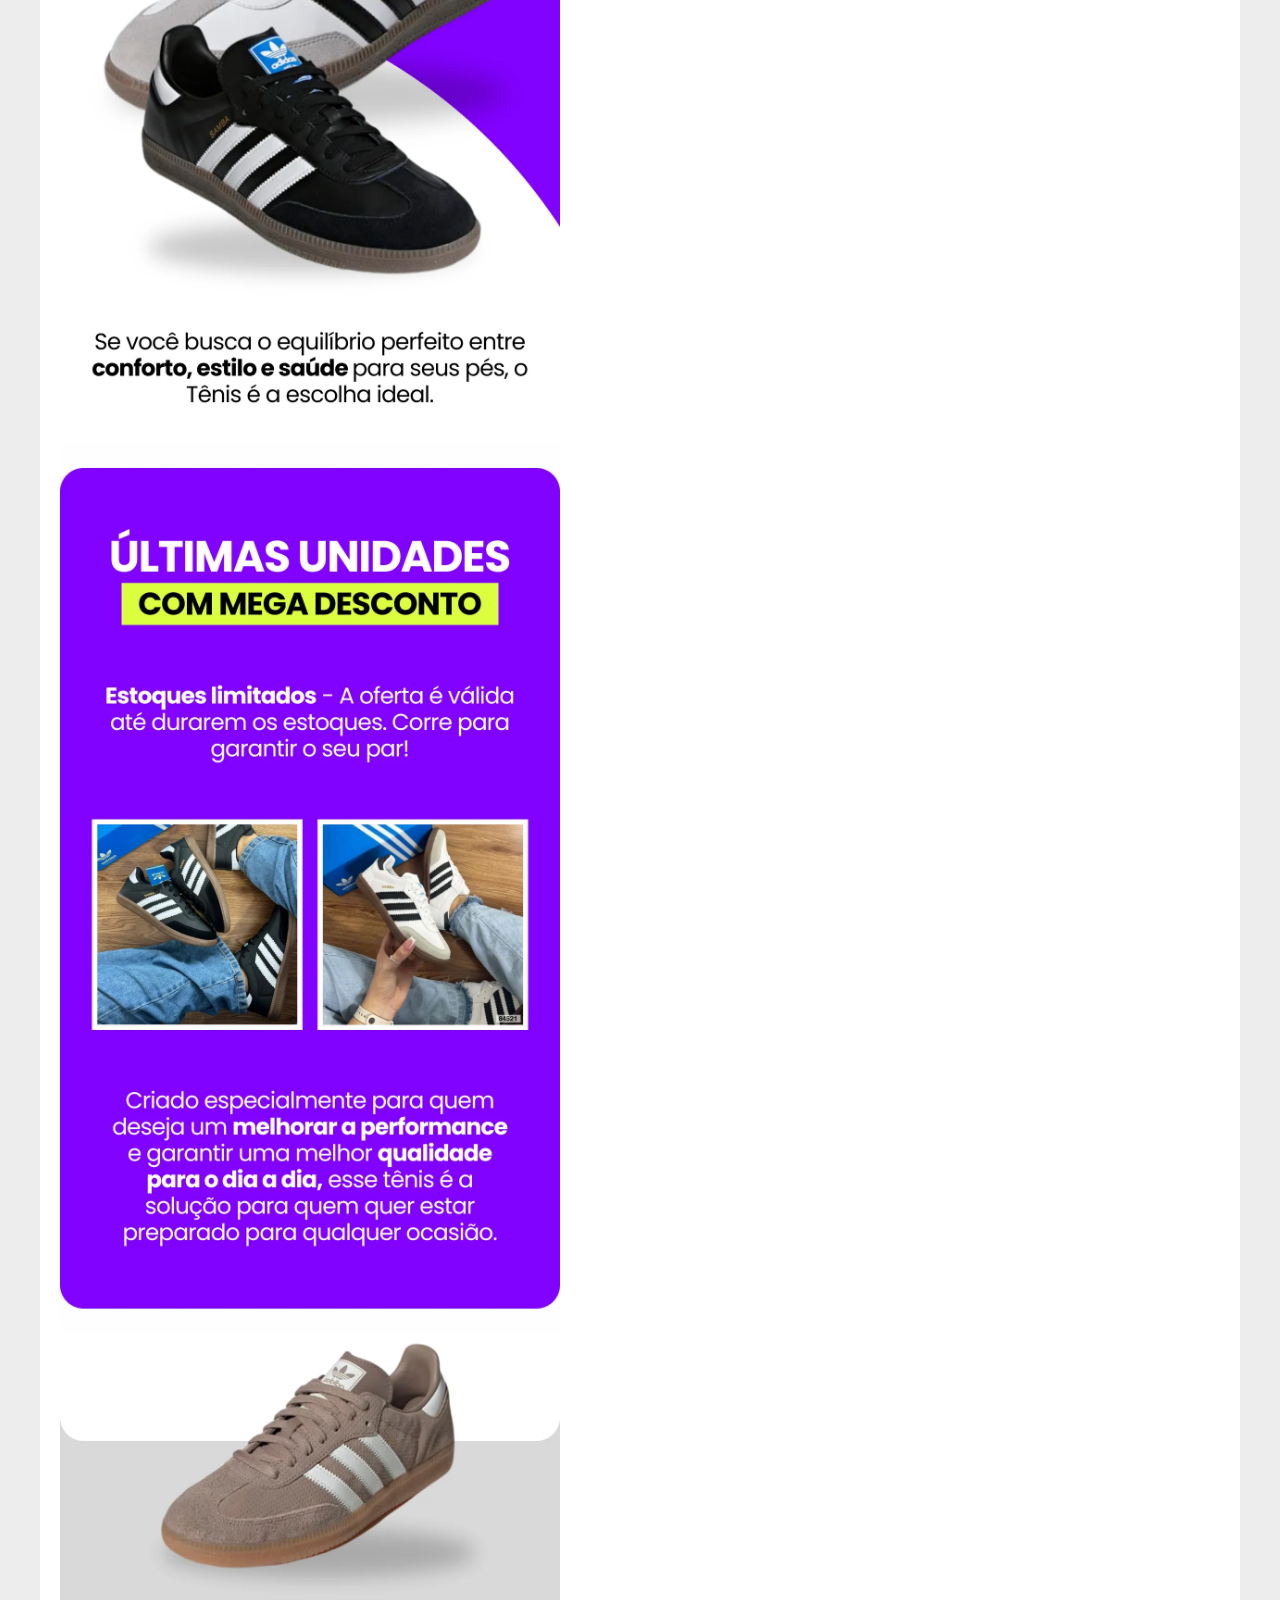
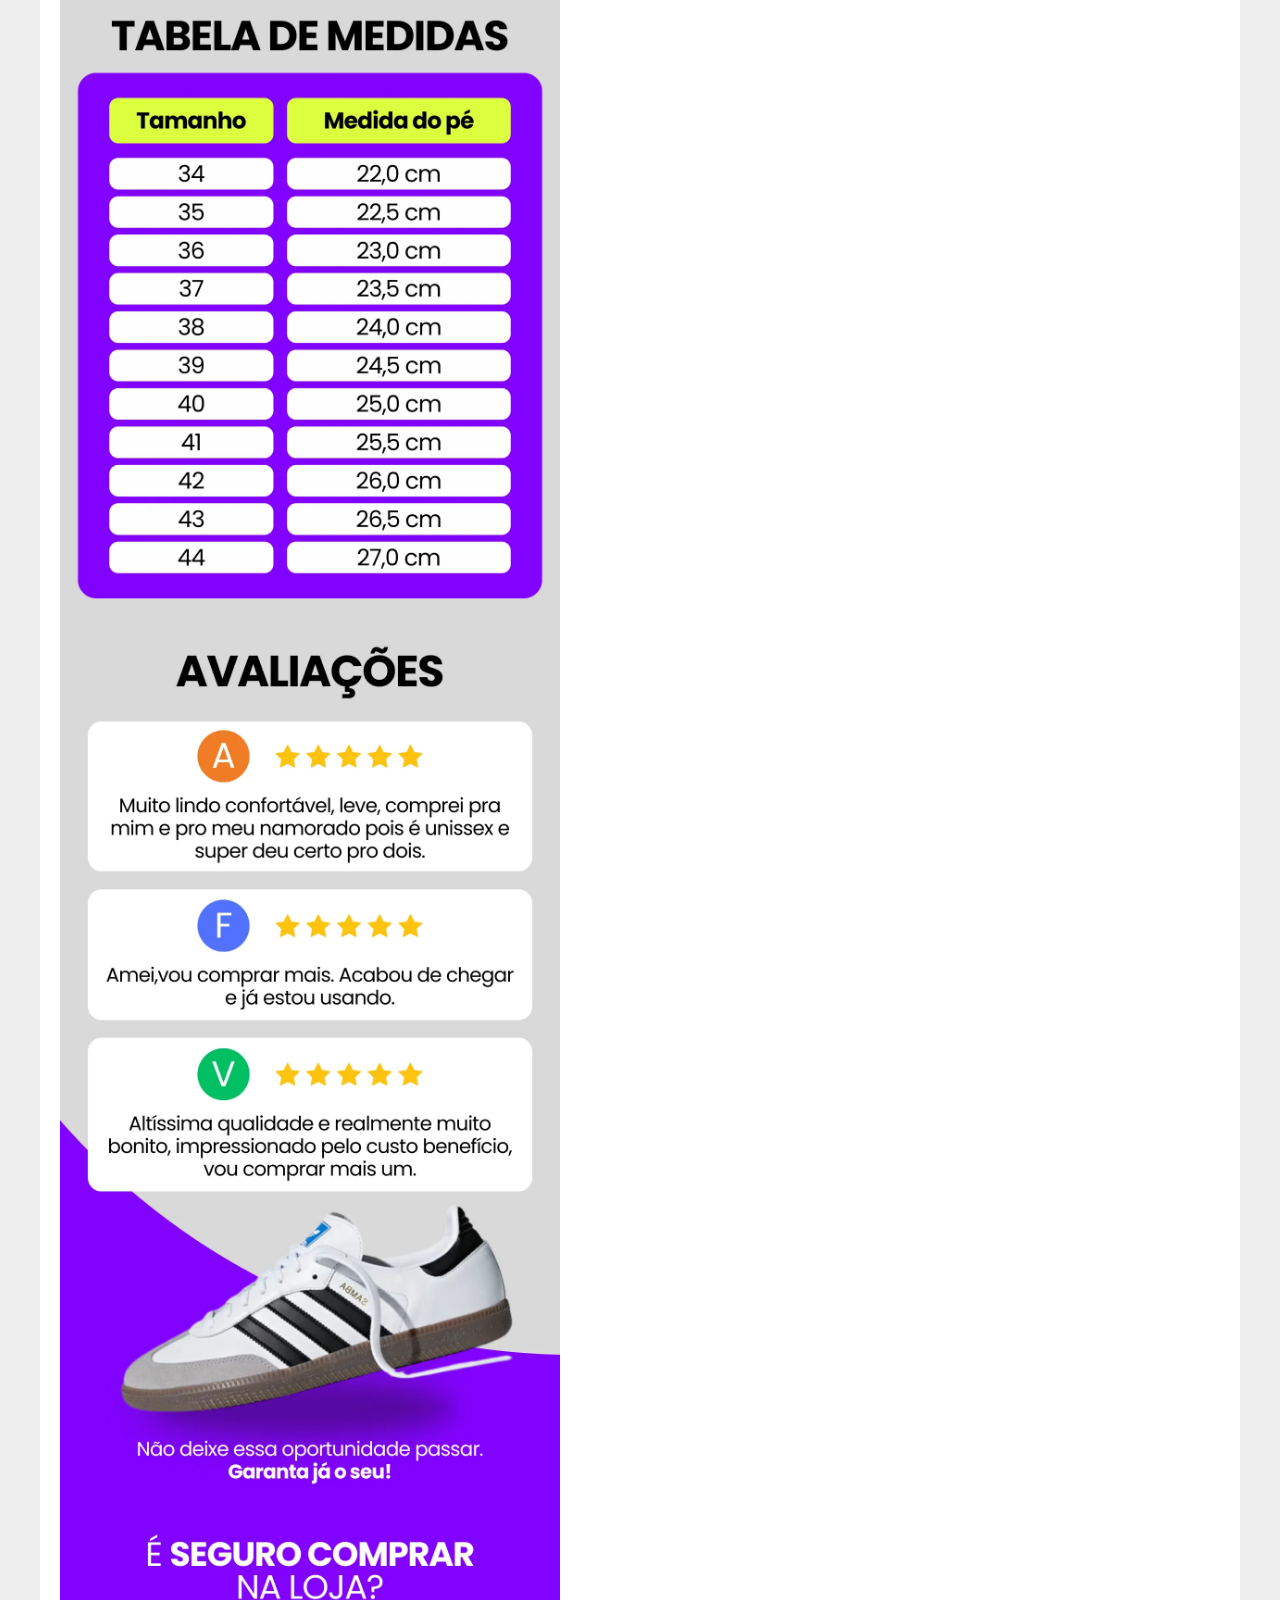
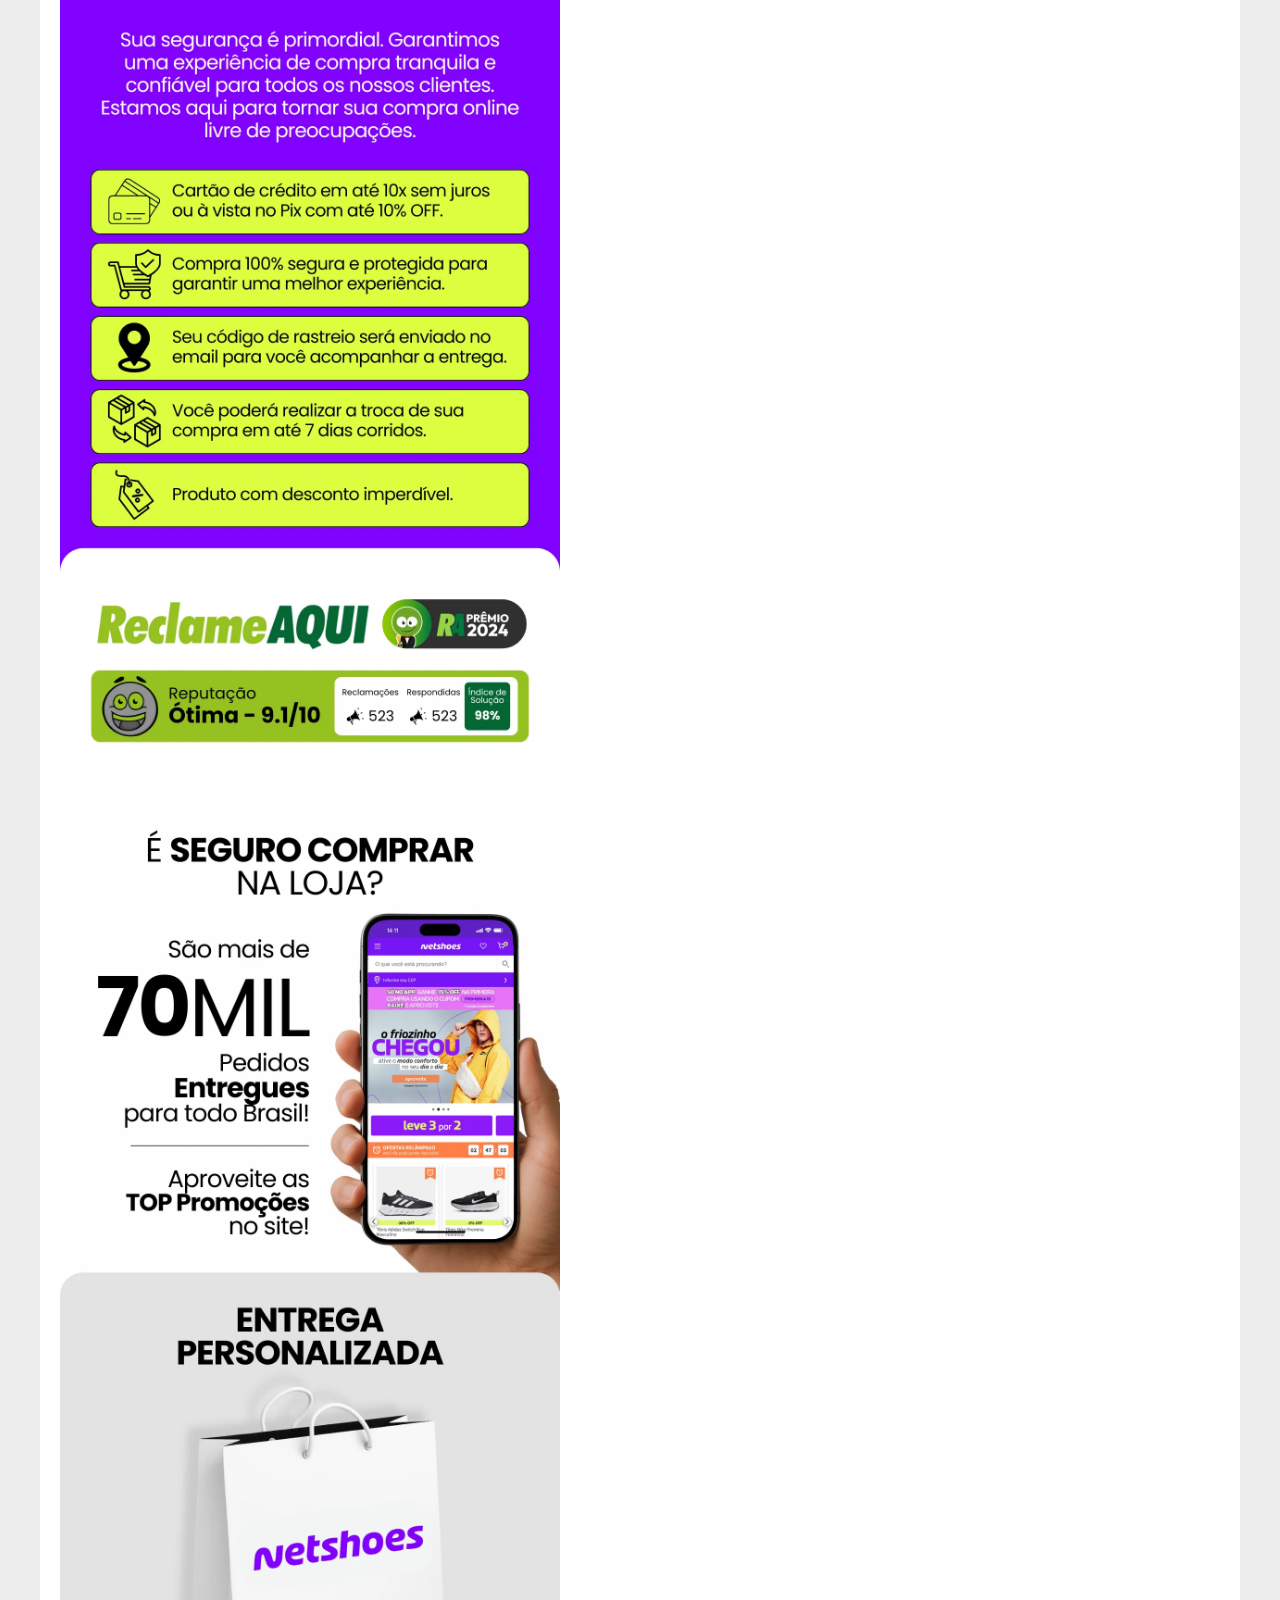
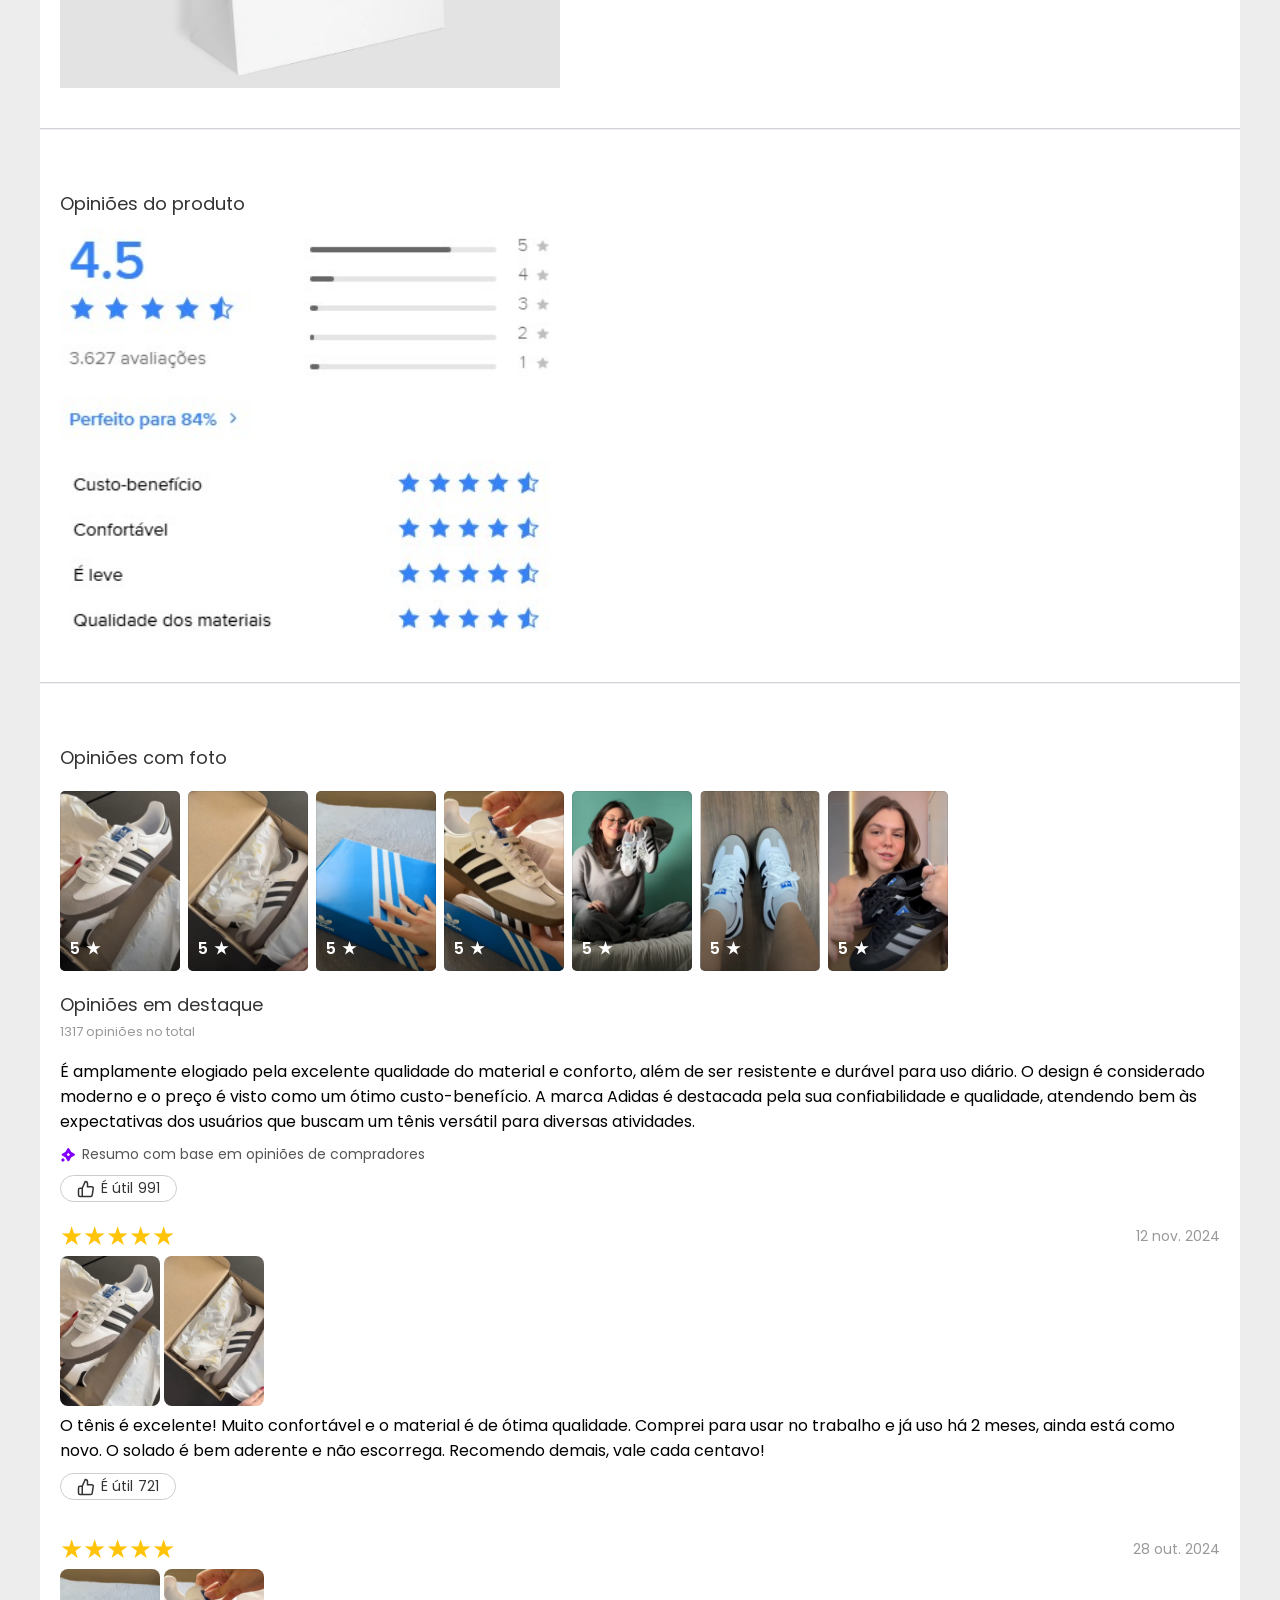
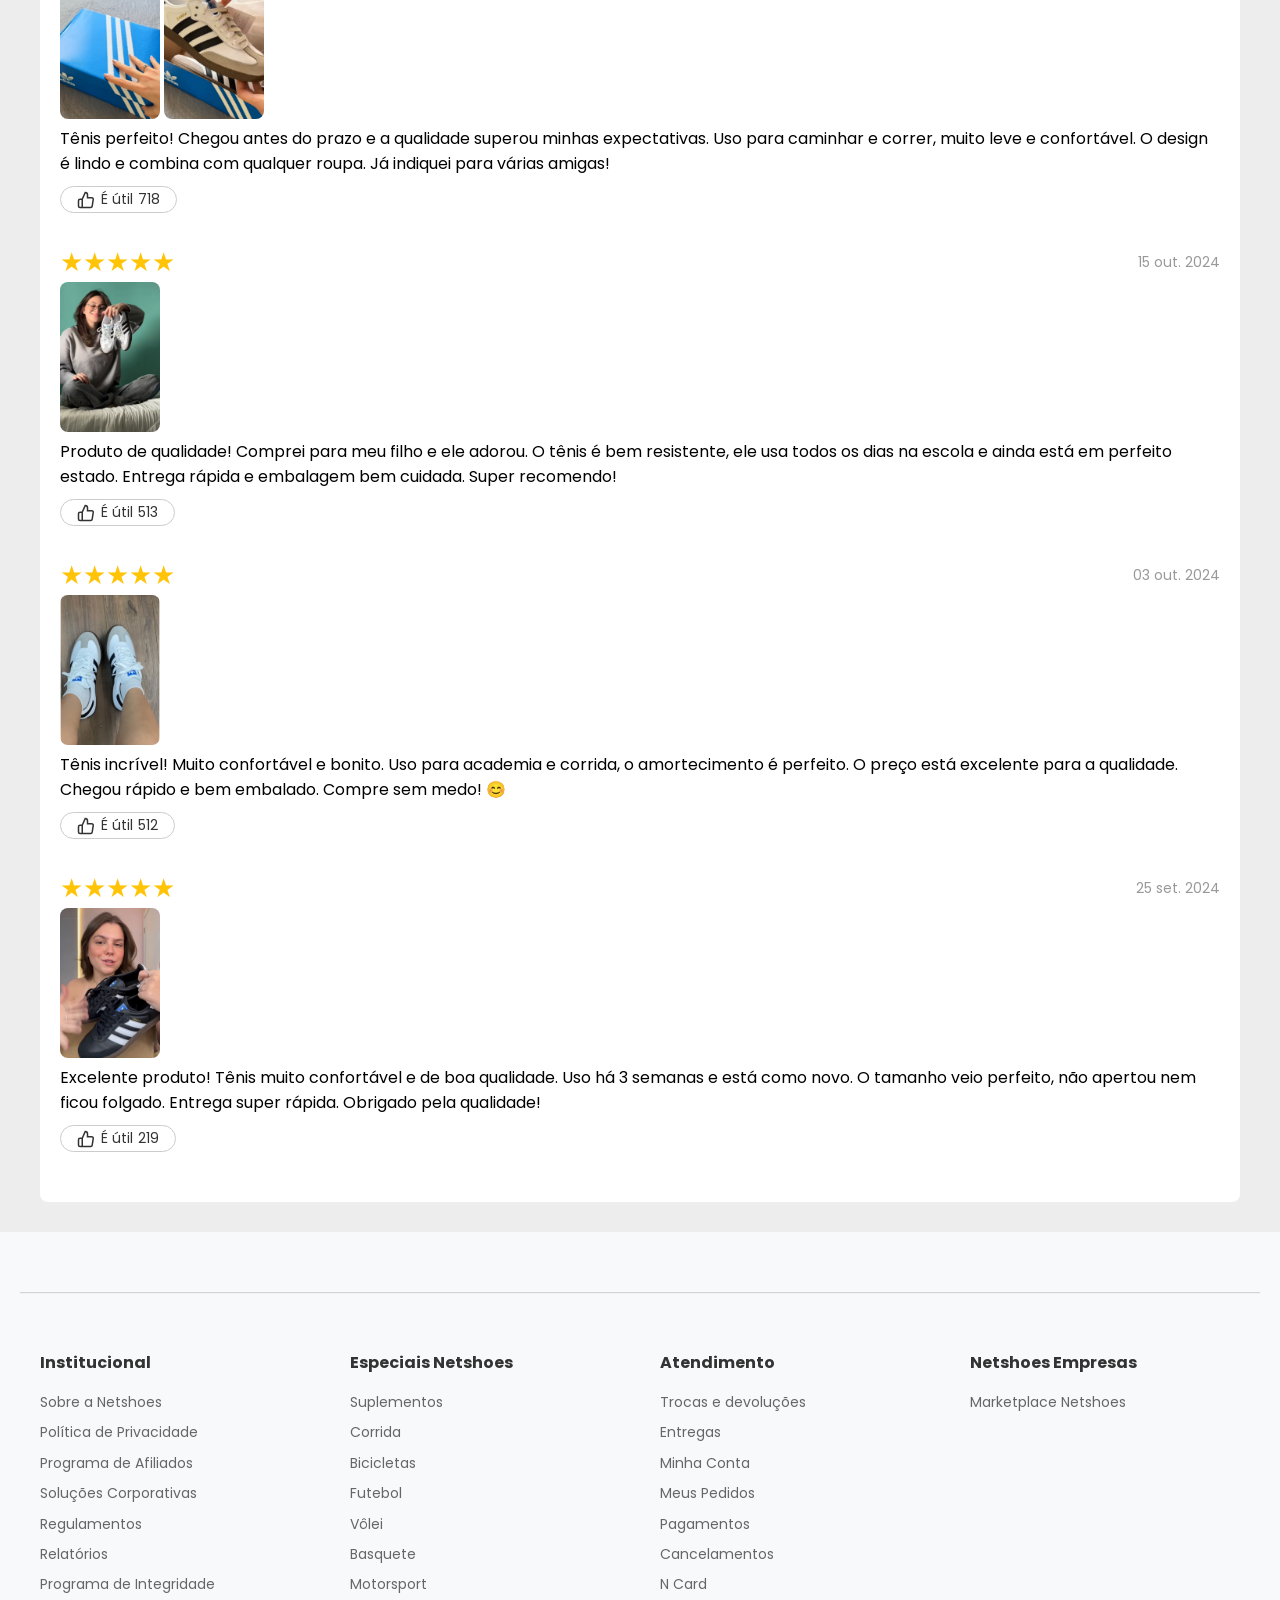
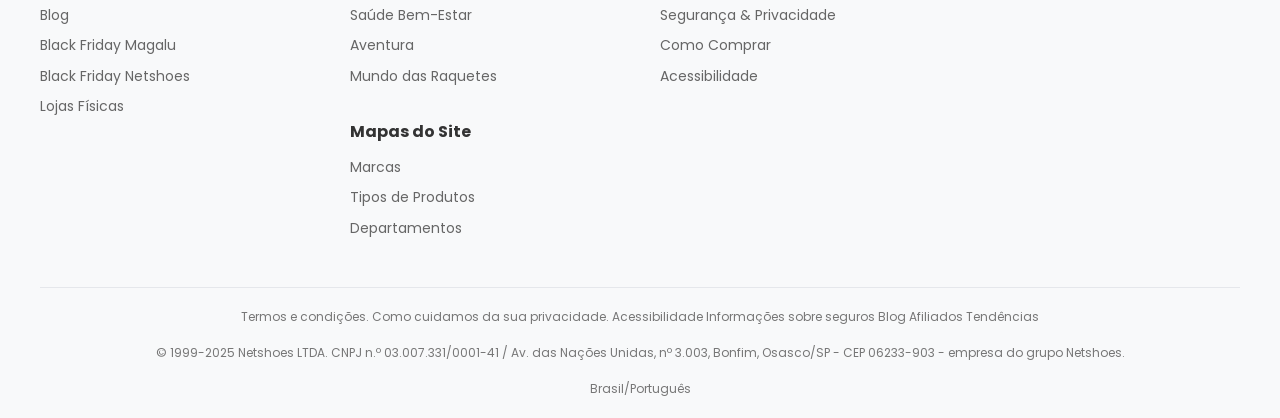
<file: samba/index.html>
<!DOCTYPE html><html lang="pt-BR"><head>
    <meta charset="UTF-8">
    <meta name="viewport" content="width=device-width, initial-scale=1.0">
    <title>Tênis Adidas Samba OG + Brinde Grátis - ESQUENTA BLACK FRIDAY</title>
    <link rel="stylesheet" href="css/DgPG6TMy4uFp.css">
    <link rel="preconnect" href="https://fonts.googleapis.com">
    <link rel="preconnect" href="https://fonts.gstatic.com" crossorigin="">
    <link href="https://fonts.googleapis.com/css2?family=Poppins:wght@400;500;600;700&display=swap" rel="stylesheet">
    <link rel="icon" type="image/png" href="images/VKbqNxRtXXjP.png">
    <script type="text/javascript">
        (function(c,l,a,r,i,t,y){
            c[a]=c[a]||function(){(c[a].q=c[a].q||[]).push(arguments)};
            t=l.createElement(r);t.async=1;t.src="https://www.clarity.ms/tag/"+i;
            y=l.getElementsByTagName(r)[0];y.parentNode.insertBefore(t,y);
        })(window, document, "clarity", "script", "kq6f7ml3u6");
    </script>
<script>
!function(f,b,e,v,n,t,s)
{if(f.fbq)return;n=f.fbq=function(){n.callMethod?
n.callMethod.apply(n,arguments):n.queue.push(arguments)};
if(!f._fbq)f._fbq=n;n.push=n;n.loaded=!0;n.version='2.0';
n.queue=[];t=b.createElement(e);t.async=!0;
t.src=v;s=b.getElementsByTagName(e)[0];
s.parentNode.insertBefore(t,s)}(window, document,'script',
'https://connect.facebook.net/en_US/fbevents.js');
fbq('init', '415493113957340');
fbq('track', 'PageView');
</script></head>
<!-- Meta Pixel Code -->

<body><noscript><img height="1" width="1" style="display:none"
src="https://www.facebook.com/tr?id=415493113957340&ev=PageView&noscript=1"
/></noscript>
<!-- End Meta Pixel Code -->
 <script>
  window.pixelId = "68a03b7207ba3fa84498a661";
  var a = document.createElement("script");
  a.setAttribute("async", "");
  a.setAttribute("defer", "");
  a.setAttribute("src", "https://cdn.utmify.com.br/scripts/pixel/pixel.js");
  document.head.appendChild(a);
</script> <script src="js/latest.js" data-utmify-prevent-xcod-sck="" data-utmify-prevent-subids="" async="" defer=""></script>


    <div class="main-header-container">
        <div class="main-header">
            <a href="../index.html" class="voltar-link">
                <svg aria-hidden="true" class="arrow-left-icon" viewBox="0 0 448 512" xmlns="http://www.w3.org/2000/svg">
                    <path d="M257.5 445.1l-22.2 22.2c-9.4 9.4-24.6 9.4-33.9 0L7 273c-9.4-9.4-9.4-24.6 0-33.9L201.4 44.7c9.4-9.4 24.6-9.4 33.9 0l22.2 22.2c9.5 9.5 9.3 25-.4 34.3L136.6 216H424c13.3 0 24 10.7 24 24v32c0 13.3-10.7 24-24 24H136.6l120.5 114.8c9.8 9.3 10 24.8.4 34.3z"></path>
                </svg>
                <b style="font-size: 14px; font-weight: 500;">Voltar</b>
            </a>
            <a href="../index.html" class="logo-link">
                <img src="images/logonetshoes.png" alt="Logo da Loja" class="logo-img">
            </a>
            <a href="#" class="cart-icon" onclick="showCartSidebar(); return false;">
                <svg aria-hidden="true" class="shopping-cart-icon" viewBox="0 0 576 512" xmlns="http://www.w3.org/2000/svg">
                    <path d="M528.12 301.319l47.273-208C578.806 78.301 567.391 64 551.99 64H159.208l-9.166-44.81C147.758 8.021 137.93 0 126.529 0H24C10.745 0 0 10.745 0 24v16c0 13.255 10.745 24 24 24h69.883l70.248 343.435C147.325 417.1 136 435.222 136 456c0 30.928 25.072 56 56 56s56-25.072 56-56c0-15.674-6.447-29.835-16.824-40h209.647C430.447 426.165 424 440.326 424 456c0 30.928 25.072 56 56 56s56-25.072 56-56c0-22.172-12.888-41.332-31.579-50.405l5.517-24.276c3.413-15.018-8.002-29.319-23.403-29.319H218.117l-6.545-32h293.145c11.206 0 20.92-7.754 23.403-18.681z"></path>
                </svg>
            </a>
        </div>
    </div>

    <div class="product-container">
        <div class="left-column">
            <div style="margin-top: 5px;" class="product-stats div-mobile">
                <span class="sold-count div-mobile">+5mil vendidos</span>
                <span class="rating-1 div-mobile" onclick="scrollToOpinions()" style="cursor: pointer;">4.8 <b style="color: #ffc408">★ ★ ★ ★ ★</b> (1718)</span>
            </div>
            <h1 class="product-title div-mobile">Tênis Adidas Samba OG + Brinde Grátis - ESQUENTA BLACK FRIDAY <svg class="verified-icon" viewBox="0 0 20 20" fill="currentColor"><path fill-rule="evenodd" d="M6.267 3.455a3.066 3.066 0 001.745-.723 3.066 3.066 0 013.976 0 3.066 3.066 0 001.745.723 3.066 3.066 0 012.812 2.812c.051.643.304 1.254.723 1.745a3.066 3.066 0 010 3.976 3.066 3.066 0 00-.723 1.745 3.066 3.066 0 01-2.812 2.812 3.066 3.066 0 00-1.745.723 3.066 3.066 0 01-3.976 0 3.066 3.066 0 00-1.745-.723 3.066 3.066 0 01-2.812-2.812 3.066 3.066 0 00-.723-1.745 3.066 3.066 0 010-3.976 3.066 3.066 0 00.723-1.745 3.066 3.066 0 012.812-2.812zm7.44 5.252a1 1 0 00-1.414-1.414L9 10.586 7.707 9.293a1 1 0 00-1.414 1.414l2 2a1 1 0 001.414 0l4-4z" clip-rule="evenodd"></path></svg></h1>
            <img src="images/cwAh70vCJNSd.webp" class="product-image" id="mainImage">
            <div class="thumbnail-gallery">
                <div class="thumbnail-gallery-container">
                    <img src="images/cwAh70vCJNSd.webp" class="thumbnail-image active" alt="Visualização 1 do Tênis">
                    <img src="images/IeXQO1BXcFd6.webp" class="thumbnail-image" alt="Visualização 2 do Tênis">
                    <img src="images/VQwHxGtRSPW3.webp" class="thumbnail-image" alt="Visualização 3 do Tênis">
                </div>
            </div>
        </div>
        
        <div class="right-column">
            <div class="product-info-container">
                <div class="product-stats-pc div-desktop">
                    <span class="sold-count div-desktop">+55mil vendidos</span>
                    <span class="rating-1 div-desktop" onclick="scrollToOpinions()" style="cursor: pointer;">4.8 <b style="color: #ffc408">★ ★ ★ ★ ★</b> (11718)</span>
                </div>
                <h1 class="title-pc div-desktop">Tênis Adidas Samba OG + Brinde Grátis - ESQUENTA BLACK FRIDAY <svg class="verified-icon" viewBox="0 0 20 20" fill="currentColor"><path fill-rule="evenodd" d="M6.267 3.455a3.066 3.066 0 001.745-.723 3.066 3.066 0 013.976 0 3.066 3.066 0 001.745.723 3.066 3.066 0 012.812 2.812c.051.643.304 1.254.723 1.745a3.066 3.066 0 010 3.976 3.066 3.066 0 00-.723 1.745 3.066 3.066 0 01-2.812 2.812 3.066 3.066 0 00-1.745.723 3.066 3.066 0 01-3.976 0 3.066 3.066 0 00-1.745-.723 3.066 3.066 0 01-2.812-2.812 3.066 3.066 0 00-.723-1.745 3.066 3.066 0 010-3.976 3.066 3.066 0 00.723-1.745 3.066 3.066 0 012.812-2.812zm7.44 5.252a1 1 0 00-1.414-1.414L9 10.586 7.707 9.293a1 1 0 00-1.414 1.414l2 2a1 1 0 001.414 0l4-4z" clip-rule="evenodd"></path></svg></h1>
                <span class="offer-badge-pc offer-badge">Vendido e entregue por <b>NETSHOES</b></span>
                <div class="divider div-desktop"></div>
                
                <!-- Seção de Variações -->
                <div class="product-variations">
                    <h4 class="variation-title">Cor: <span id="selectedColor">Preto</span></h4>
                    <div class="variation-options">
                        <label class="variation-option active" data-color="Preto" data-link="https://checkout.pagamentosblack.shop/VCCL1O8SCDDN">
                            <input type="radio" name="color" value="preto" checked="">
                            <img src="images/cwAh70vCJNSd.webp" alt="Preto" class="variation-image">
                            <span class="variation-name">Preto</span>
                        </label>
                        <label class="variation-option" data-color="Branco" data-link="https://checkout.pagamentosblack.shop/VCCL1O8SCDDN">
                            <input type="radio" name="color" value="branco">
                            <img src="images/IeXQO1BXcFd6.webp" alt="Branco" class="variation-image">
                            <span class="variation-name">Branco</span>
                        </label>
                        <label class="variation-option" data-color="Bege" data-link="https://checkout.pagamentosblack.shop/VCCL1O8SCDDN">
                            <input type="radio" name="color" value="bege">
                            <img src="images/VQwHxGtRSPW3.webp" alt="Bege" class="variation-image">
                            <span class="variation-name">Bege</span>
                        </label>
                    </div>
                </div>
                
                <!-- Seção de Tamanhos -->
                <div class="product-variations">
                    <h4 class="variation-title">Tamanho: <span id="selectedSize">38</span></h4>
                    <div class="size-options">
                        <label class="size-option" data-size="34">
                            <input type="radio" name="size" value="34">
                            <span class="size-number">34</span>
                        </label>
                        <label class="size-option" data-size="35">
                            <input type="radio" name="size" value="35">
                            <span class="size-number">35</span>
                        </label>
                        <label class="size-option" data-size="36">
                            <input type="radio" name="size" value="36">
                            <span class="size-number">36</span>
                        </label>
                        <label class="size-option" data-size="37">
                            <input type="radio" name="size" value="37">
                            <span class="size-number">37</span>
                        </label>
                        <label class="size-option active" data-size="38">
                            <input type="radio" name="size" value="38" checked="">
                            <span class="size-number">38</span>
                        </label>
                        <label class="size-option" data-size="39">
                            <input type="radio" name="size" value="39">
                            <span class="size-number">39</span>
                        </label>
                        <label class="size-option" data-size="40">
                            <input type="radio" name="size" value="40">
                            <span class="size-number">40</span>
                        </label>
                        <label class="size-option" data-size="41">
                            <input type="radio" name="size" value="41">
                            <span class="size-number">41</span>
                        </label>
                        <label class="size-option" data-size="42">
                            <input type="radio" name="size" value="42">
                            <span class="size-number">42</span>
                        </label>
                        <label class="size-option" data-size="43">
                            <input type="radio" name="size" value="43">
                            <span class="size-number">43</span>
                        </label>
                        <label class="size-option" data-size="44">
                            <input type="radio" name="size" value="44">
                            <span class="size-number">44</span>
                        </label>
                        <label class="size-option" data-size="45">
                            <input type="radio" name="size" value="45">
                            <span class="size-number">45</span>
                        </label>
                        <label class="size-option" data-size="46">
                            <input type="radio" name="size" value="46">
                            <span class="size-number">46</span>
                        </label>
                    </div>
                </div>
                
                <h3 class="product-original-price">R$ 499,90</h3>
                <div class="price-section">
                    <h2 class="product-promo-price">R$ 89,70</h2>
                    <span class="discount-badge">82% OFF</span>
                </div>
                <span class="PIX-badge">RESTAM 11 UNIDADES</span>
    
                <div class="fretefundo">
                    <img src="images/6YcCt3NpTglj.png" class="guarantee-icon">
                    <div class="ttl-frete">
                        <span style="font-size: 14px" class="prazo-entrega"><b>Prazo de Entrega:</b> 2 a 3 dias.</span>
                        <span style="font-size: 14px; font-weight: 500;" class="ip-frete" id="custom-address"><b>FRETE GRÁTIS</b> para <b>sua região</b></span>
                    </div>
                </div>
    
                <div class="main-container-unico">
                    <a style="font-size: 16px" id="btn-comprar-original-unico" class="btn-compra-estilo-unico" href="https://checkout.pagamentosblack.shop/VCCL1O8SCDDN">COMPRAR AGORA</a>
                </div>
    
                <div class="product-guarantees">
                    <div class="guarantee-item">
                        <img src="images/4JC6ZxbnqdlU.png" class="guarantee-icon">
                        <div class="guarantee-text">
                            <span style="line-height: 14px;"><b style="color: #4caf50; font-weight: 400;">Devolução grátis.</b> Você tem 30 dias a partir da data de recebimento.</span>
                        </div>
                    </div>
                    <div class="guarantee-item">
                        <img src="images/Jy5x5VlU1mca.png" class="guarantee-icon">
                        <div class="guarantee-text">
                            <span style="line-height: 14px;"><b style="color: #4caf50; font-weight: 400;">Compra Garantida,</b> receba o produto que está esperando ou devolvemos o dinheiro.</span>
                        </div>
                    </div>
                    <div class="guarantee-item">
                        <img src="images/l9fi6cHWqxhw.png" class="guarantee-icon">
                        <div class="guarantee-text">
                            <span>12 meses de garantia de fábrica.</span>
                        </div>
                    </div>
                </div>
    
                <div class="product-actions">
                    <button class="action-link add-to-favorites" onclick="toggleFavorite(this);">
                        <svg class="action-icon heart-icon" viewBox="0 0 24 24" fill="none" stroke="currentColor" stroke-width="2">
                            <path d="M20.84 4.61a5.5 5.5 0 0 0-7.78 0L12 5.67l-1.06-1.06a5.5 5.5 0 0 0-7.78 7.78l1.06 1.06L12 21.23l7.78-7.78 1.06-1.06a5.5 5.5 0 0 0 0-7.78z"></path>
                        </svg>
                        <span class="favorite-text">Adicionar aos favoritos</span>
                    </button>
                    <button class="action-link share-button" onclick="shareProduct();">
                        <svg class="action-icon share-icon" viewBox="0 0 24 24" fill="none" stroke="currentColor" stroke-width="2">
                            <circle cx="18" cy="5" r="3"></circle>
                            <circle cx="6" cy="12" r="3"></circle>
                            <circle cx="18" cy="19" r="3"></circle>
                            <line x1="8.59" y1="13.51" x2="15.42" y2="17.49"></line>
                            <line x1="15.41" y1="6.51" x2="8.59" y2="10.49"></line>
                        </svg>
                        <span>Compartilhar</span>
                    </button>
                </div>
            </div>
        </div>
    </div>

    <div class="divider div-mobile"></div>    

    <div class="avaliacoes">

        <div class="opinioes-geral">
            <span class="opinioes-produto">Descrição</span><br>
            <img class="opinioes-produto-img-pc div-desktop" src="images/M48riIbwInCX.webp">
            <img class="opinioes-produto-img div-mobile" src="images/M48riIbwInCX.webp">
        </div>

        <div class="divider"></div>

        <div class="opinioes-geral" id="opinioes-section">
          <span class="opinioes-produto">Opiniões do produto</span><br>
          <img class="opinioes-produto-img-pc div-desktop" src="images/S1FftvPhzfHx.jpg">
          <img class="opinioes-produto-img div-mobile" src="images/S1FftvPhzfHx.jpg">
      </div>
        
        <div class="divider"></div>

        <div class="opinioes-geral">
            <span class="opinioes-produto">Opiniões com foto</span>

            <div class="carousel-container">
         <div class="carousel">
           <div class="carousel-item">
             <div class="overlay">
               <div class="gradient"></div>
               <div class="rating">
                 <span>5</span>
                 <span style="color: #fff; margin-left: 6px;">★</span>
               </div>
             </div>
             <img src="images/review%201.png" alt="Produto 1">
           </div>
           <div class="carousel-item">
             <div class="overlay">
               <div class="gradient"></div>
               <div class="rating">
                 <span>5</span>
                 <span style="color: #fff; margin-left: 6px;">★</span>
               </div>
             </div>
             <img src="images/review%201-1.png" alt="Produto 1">
           </div>
           <div class="carousel-item">
             <div class="overlay">
               <div class="gradient"></div>
               <div class="rating">
                 <span>5</span>
                 <span style="color: #fff; margin-left: 6px;">★</span>
               </div>
             </div>
             <img src="images/review%202.png" alt="Produto 1">
           </div>
           <div class="carousel-item">
             <div class="overlay">
               <div class="gradient"></div>
               <div class="rating">
                 <span>5</span>
                 <span style="color: #fff; margin-left: 6px;">★</span>
               </div>
             </div>
             <img src="images/review%202-2.png" alt="Produto 1">
           </div>
          <div class="carousel-item">
             <div class="overlay">
               <div class="gradient"></div>
               <div class="rating">
                 <span>5</span>
                 <span style="color: #fff; margin-left: 6px;">★</span>
               </div>
             </div>
             <img src="images/review%203.png" alt="Produto 1">
           </div>
          <div class="carousel-item">
             <div class="overlay">
               <div class="gradient"></div>
               <div class="rating">
                 <span>5</span>
                 <span style="color: #fff; margin-left: 6px;">★</span>
               </div>
             </div>
             <img src="images/review%204.png" alt="Produto 1">
           </div>
          <div class="carousel-item" style="margin-right:10px;">
             <div class="overlay">
               <div class="gradient"></div>
               <div class="rating">
                 <span>5</span>
                 <span style="color: #fff; margin-left: 6px;">★</span>
               </div>
             </div>
             <img src="images/review%205.png" alt="Produto 1">
           </div>
         </div>
       </div>

            <span class="opinioes-produto">Opiniões em destaque</span><br>
            <span class="opinioes-text">1317 opiniões no total</span><br>
            <p class="review-txt-1">É amplamente elogiado pela excelente qualidade do material e conforto, além de ser resistente e durável para uso diário. O design é considerado moderno e o preço é visto como um ótimo custo-benefício. A marca Adidas é destacada pela sua confiabilidade e qualidade, atendendo bem às expectativas dos usuários que buscam um tênis versátil para diversas atividades.</p>
            <div class="ia-container">
                <svg style="margin-right: 6px;" xmlns="http://www.w3.org/2000/svg" width="16" height="16" viewBox="0 0 16 16" fill="none"><path fill-rule="evenodd" clip-rule="evenodd" d="M9.24055 1.46224C8.84928 0.746962 7.82196 0.746961 7.43068 1.46224L5.7212 4.58728C5.62653 4.76035 5.48422 4.90264 5.31114 4.99728L2.18593 6.70618C1.47045 7.09741 1.47045 8.12498 2.18593 8.51621L5.31114 10.2251C5.48422 10.3198 5.62653 10.462 5.7212 10.6351L7.43068 13.7601C7.82196 14.4754 8.84928 14.4754 9.24055 13.7601L10.95 10.6351C11.0447 10.462 11.187 10.3198 11.3601 10.2251L14.4853 8.51621C15.2008 8.12498 15.2008 7.09741 14.4853 6.70618L11.3601 4.99728C11.187 4.90264 11.0447 4.76035 10.95 4.58728L9.24055 1.46224ZM8.67451 6.26099C8.48727 6.07379 8.18369 6.07379 7.99644 6.26099L6.98501 7.27223C6.79776 7.45944 6.79776 7.76296 6.98501 7.95017L7.99644 8.9614C8.18369 9.14861 8.48727 9.14861 8.67451 8.9614L9.68594 7.95017C9.87319 7.76296 9.87319 7.45944 9.68594 7.27223L8.67451 6.26099Z" fill="#8200ff"></path><rect x="2.93832" y="10.9688" width="2.87652" height="2.87652" rx="0.359565" transform="rotate(45 2.93832 10.9688)" fill="#8200ff"></rect></svg>
                <span class="ia-review">Resumo com base em opiniões de compradores</span>
            </div>
            <div class="rating-container">
                <button class="rating-button useful-btn" onclick="toggleUseful(this)" data-count="91">
                    <svg class="thumbs-up-icon" viewBox="0 0 24 24" fill="none" stroke="currentColor" stroke-width="2">
                        <path d="M14 9V5a3 3 0 0 0-3-3l-4 9v11h11.28a2 2 0 0 0 2-1.7l1.38-9a2 2 0 0 0-2-2.3zM7 22H4a2 2 0 0 1-2-2v-7a2 2 0 0 1 2-2h3"></path>
                    </svg>
                    É útil <span class="count">991</span>
                </button>
            </div>

            <div class="comentario-container">
                <div class="comentario">
                    <span class="star-comment">★★★★★</span>
                    <span class="comment-date">12 nov. 2024</span>
                </div>
                <div class="imgs-review">
                    <img src="images/review%201.png" class="img-review">
                    <img src="images/review%201-1.png" class="img-review">
                </div>
                <span class="review-txt">O tênis é excelente! Muito confortável e o material é de ótima qualidade. Comprei para usar no trabalho e já uso há 2 meses, ainda está como novo. O solado é bem aderente e não escorrega. Recomendo demais, vale cada centavo!</span>
                <div class="rating-container">
                  <button class="rating-button useful-btn" onclick="toggleUseful(this)" data-count="121">
                    <svg class="thumbs-up-icon" viewBox="0 0 24 24" fill="none" stroke="currentColor" stroke-width="2">
                        <path d="M14 9V5a3 3 0 0 0-3-3l-4 9v11h11.28a2 2 0 0 0 2-1.7l1.38-9a2 2 0 0 0-2-2.3zM7 22H4a2 2 0 0 1-2-2v-7a2 2 0 0 1 2-2h3"></path>
                    </svg>
                    É útil <span class="count">721</span>
                  </button>
                </div>
            </div>

            <div class="comentario-container">
                <div class="comentario">
                    <span class="star-comment">★★★★★</span>
                    <span class="comment-date">28 out. 2024</span>
                </div>
                <div class="imgs-review">
                    <img src="images/review%202.png" class="img-review">
                    <img src="images/review%202-2.png" class="img-review">
                </div>
                <span class="review-txt">Tênis perfeito! Chegou antes do prazo e a qualidade superou minhas expectativas. Uso para caminhar e correr, muito leve e confortável. O design é lindo e combina com qualquer roupa. Já indiquei para várias amigas!</span>
                <div class="rating-container">
                  <button class="rating-button useful-btn" onclick="toggleUseful(this)" data-count="18">
                    <svg class="thumbs-up-icon" viewBox="0 0 24 24" fill="none" stroke="currentColor" stroke-width="2">
                        <path d="M14 9V5a3 3 0 0 0-3-3l-4 9v11h11.28a2 2 0 0 0 2-1.7l1.38-9a2 2 0 0 0-2-2.3zM7 22H4a2 2 0 0 1-2-2v-7a2 2 0 0 1 2-2h3"></path>
                    </svg>
                    É útil <span class="count">718</span>
                  </button>
                </div>
            </div>

            <div class="comentario-container">
                <div class="comentario">
                    <span class="star-comment">★★★★★</span>
                    <span class="comment-date">15 out. 2024</span>
                </div>
                <div class="imgs-review">
                    <img src="images/review%203.png" class="img-review">
                </div>
                <span class="review-txt">Produto de qualidade! Comprei para meu filho e ele adorou. O tênis é bem resistente, ele usa todos os dias na escola e ainda está em perfeito estado. Entrega rápida e embalagem bem cuidada. Super recomendo!</span>
                <div class="rating-container">
                  <button class="rating-button useful-btn" onclick="toggleUseful(this)" data-count="13">
                    <svg class="thumbs-up-icon" viewBox="0 0 24 24" fill="none" stroke="currentColor" stroke-width="2">
                        <path d="M14 9V5a3 3 0 0 0-3-3l-4 9v11h11.28a2 2 0 0 0 2-1.7l1.38-9a2 2 0 0 0-2-2.3zM7 22H4a2 2 0 0 1-2-2v-7a2 2 0 0 1 2-2h3"></path>
                    </svg>
                    É útil <span class="count">513</span>
                  </button>
                </div>
            </div>

            <div class="comentario-container">
                <div class="comentario">
                    <span class="star-comment">★★★★★</span>
                    <span class="comment-date">03 out. 2024</span>
                </div>
                <div class="imgs-review">
                    <img src="images/review%204.png" class="img-review">
                </div>
                <span class="review-txt">Tênis incrível! Muito confortável e bonito. Uso para academia e corrida, o amortecimento é perfeito. O preço está excelente para a qualidade. Chegou rápido e bem embalado. Compre sem medo! 😊</span>
                <div class="rating-container">
                  <button class="rating-button useful-btn" onclick="toggleUseful(this)" data-count="12">
                    <svg class="thumbs-up-icon" viewBox="0 0 24 24" fill="none" stroke="currentColor" stroke-width="2">
                        <path d="M14 9V5a3 3 0 0 0-3-3l-4 9v11h11.28a2 2 0 0 0 2-1.7l1.38-9a2 2 0 0 0-2-2.3zM7 22H4a2 2 0 0 1-2-2v-7a2 2 0 0 1 2-2h3"></path>
                    </svg>
                    É útil <span class="count">512</span>
                  </button>
                </div>
            </div>

            <div class="comentario-container">
                <div class="comentario">
                    <span class="star-comment">★★★★★</span>
                    <span class="comment-date">25 set. 2024</span>
                </div>
                <div class="imgs-review">
                    <img src="images/review%205.png" class="img-review">
                </div>
                <span class="review-txt">Excelente produto! Tênis muito confortável e de boa qualidade. Uso há 3 semanas e está como novo. O tamanho veio perfeito, não apertou nem ficou folgado. Entrega super rápida. Obrigado pela qualidade!</span>
                <div class="rating-container">
                  <button class="rating-button useful-btn" onclick="toggleUseful(this)" data-count="9">
                    <svg class="thumbs-up-icon" viewBox="0 0 24 24" fill="none" stroke="currentColor" stroke-width="2">
                        <path d="M14 9V5a3 3 0 0 0-3-3l-4 9v11h11.28a2 2 0 0 0 2-1.7l1.38-9a2 2 0 0 0-2-2.3zM7 22H4a2 2 0 0 1-2-2v-7a2 2 0 0 1 2-2h3"></path>
                    </svg>
                    É útil <span class="count">219</span>
                  </button>
                </div>
            </div>
        </div>

    </div>

    <div class="footer-container">
        <div class="divider"></div>
        <div class="footer-content">
            <div class="footer-column">
                <h3 class="footer-title">Institucional</h3>
                <ul class="footer-list">
                    <li>Sobre a Netshoes</li>
                    <li>Política de Privacidade</li>
                    <li>Programa de Afiliados</li>
                    <li>Soluções Corporativas</li>
                    <li>Regulamentos</li>
                    <li>Relatórios</li>
                    <li>Programa de Integridade</li>
                    <li>Blog</li>
                    <li>Black Friday Magalu</li>
                    <li>Black Friday Netshoes</li>
                    <li>Lojas Físicas</li>
                </ul>
            </div>

            <div class="footer-column">
                <h3 class="footer-title">Especiais Netshoes</h3>
                <ul class="footer-list">
                    <li>Suplementos</li>
                    <li>Corrida</li>
                    <li>Bicicletas</li>
                    <li>Futebol</li>
                    <li>Vôlei</li>
                    <li>Basquete</li>
                    <li>Motorsport</li>
                    <li>Saúde Bem-Estar</li>
                    <li>Aventura</li>
                    <li>Mundo das Raquetes</li>
                </ul>
                
                <h3 class="footer-title footer-subtitle">Mapas do Site</h3>
                <ul class="footer-list">
                    <li>Marcas</li>
                    <li>Tipos de Produtos</li>
                    <li>Departamentos</li>
                </ul>
            </div>

            <div class="footer-column">
                <h3 class="footer-title">Atendimento</h3>
                <ul class="footer-list">
                    <li>Trocas e devoluções</li>
                    <li>Entregas</li>
                    <li>Minha Conta</li>
                    <li>Meus Pedidos</li>
                    <li>Pagamentos</li>
                    <li>Cancelamentos</li>
                    <li>N Card</li>
                    <li>Segurança & Privacidade</li>
                    <li>Como Comprar</li>
                    <li>Acessibilidade</li>
                </ul>
            </div>

            <div class="footer-column">
                <h3 class="footer-title">Netshoes Empresas</h3>
                <ul class="footer-list">
                    <li>Marketplace Netshoes</li>
                </ul>
            </div>
        </div>
        
        <div class="footer-bottom">
            <span>Termos e condições. Como cuidamos da sua privacidade. Acessibilidade Informações sobre seguros Blog Afiliados Tendências<br><br>© 1999-2025 Netshoes LTDA. CNPJ n.º 03.007.331/0001-41 / Av. das Nações Unidas, nº 3.003, Bonfim, Osasco/SP - CEP 06233-903 - empresa do grupo Netshoes.<br><br>Brasil/Português</span>
        </div>
    </div>

    <script src="js/whV5WfttOMdn.js"></script>
    <script>
        function toggleFavorite(element) {
            const favoriteText = element.querySelector('.favorite-text');
            const heartIcon = element.querySelector('.heart-icon');
            
            if (element.classList.contains('favorited')) {
                // Remove dos favoritos
                element.classList.remove('favorited');
                favoriteText.textContent = 'Adicionar aos favoritos';
                heartIcon.setAttribute('fill', 'none');
            } else {
                // Adiciona aos favoritos
                element.classList.add('favorited');
                favoriteText.textContent = 'Adicionado aos favoritos';
                heartIcon.setAttribute('fill', 'currentColor');
            }
        }

        function toggleUseful(button) {
            const countSpan = button.querySelector('.count');
            let currentCount = parseInt(countSpan.textContent);
            
            if (button.classList.contains('active')) {
                // Desativar - diminuir contador
                button.classList.remove('active');
                currentCount = currentCount - 1;
            } else {
                // Ativar - aumentar contador
                button.classList.add('active');
                currentCount = currentCount + 1;
            }
            
            countSpan.textContent = currentCount;
        }

        async function shareProduct() {
            const shareData = {
                title: 'Tênis Adidas Samba OG + Brinde Grátis - ESQUENTA BLACK FRIDAY',
                text: 'Confira esta oferta incrível! Tênis Adidas Samba OG + Brinde Grátis com 74% OFF - De R$ 499,90 por apenas R$ 127,70',
                url: window.location.href
            };

            try {
                // Verifica se o navegador suporta a Web Share API
                if (navigator.share) {
                    await navigator.share(shareData);
                } else {
                    // Fallback para navegadores que não suportam Web Share API
                    fallbackShare(shareData);
                }
            } catch (error) {
                // Se o usuário cancelar o compartilhamento ou houver erro
                console.log('Compartilhamento cancelado ou erro:', error);
            }
        }

        function fallbackShare(shareData) {
            // Cria um menu de compartilhamento personalizado
            const shareOptions = [
                {
                    name: 'WhatsApp',
                    url: `https://wa.me/?text=${encodeURIComponent(shareData.text + ' ' + shareData.url)}`
                },
                {
                    name: 'Facebook',
                    url: `https://www.facebook.com/sharer/sharer.php?u=${encodeURIComponent(shareData.url)}`
                },
                {
                    name: 'Twitter',
                    url: `https://twitter.com/intent/tweet?text=${encodeURIComponent(shareData.text)}&url=${encodeURIComponent(shareData.url)}`
                },
                {
                    name: 'Copiar Link',
                    action: 'copy'
                }
            ];

            const choice = prompt(
                'Escolha onde compartilhar:\n' +
                shareOptions.map((option, index) => `${index + 1}. ${option.name}`).join('\n')
            );

            const selectedIndex = parseInt(choice) - 1;
            if (selectedIndex >= 0 && selectedIndex < shareOptions.length) {
                const selectedOption = shareOptions[selectedIndex];
                
                if (selectedOption.action === 'copy') {
                    // Copia o link para a área de transferência
                    navigator.clipboard.writeText(shareData.url).then(() => {
                        alert('Link copiado para a área de transferência!');
                    }).catch(() => {
                        alert('Não foi possível copiar o link. URL: ' + shareData.url);
                    });
                } else {
                    // Abre a URL de compartilhamento
                    window.open(selectedOption.url, '_blank');
                }
            }
        }

        function changeMainImage(imageSrc, thumbnailElement) {
            // Troca a imagem principal
            const mainImage = document.getElementById('mainImage');
            mainImage.src = imageSrc;
            
            // Remove a classe active de todos os thumbnails
            const thumbnails = document.querySelectorAll('.thumbnail-image');
            thumbnails.forEach(thumb => thumb.classList.remove('active'));
            
            // Adiciona a classe active ao thumbnail clicado
            thumbnailElement.classList.add('active');
        }

        // Função para trocar variação e link do botão
        function selectVariation(element) {
            // Remove active de todas as variações
            const variations = document.querySelectorAll('.variation-option');
            variations.forEach(variation => variation.classList.remove('active'));
            
            // Adiciona active na variação selecionada
            element.classList.add('active');
            
            // Marca o radio button
            const radio = element.querySelector('input[type="radio"]');
            radio.checked = true;
            
            // Atualiza o nome da cor selecionada
            const colorName = element.getAttribute('data-color');
            const selectedColorSpan = document.getElementById('selectedColor');
            if (selectedColorSpan && colorName) {
                selectedColorSpan.textContent = colorName;
            }
            
            // Pega o link da variação selecionada
            const newLink = element.getAttribute('data-link');
            
            // Atualiza o link do botão de compra
            const buyButton = document.getElementById('btn-comprar-original-unico');
            if (buyButton && newLink) {
                buyButton.href = newLink;
            }
        }

        // Função para selecionar tamanho (apenas visual)
        function selectSize(element) {
            // Remove active de todos os tamanhos
            const sizes = document.querySelectorAll('.size-option');
            sizes.forEach(size => size.classList.remove('active'));
            
            // Adiciona active no tamanho selecionado
            element.classList.add('active');
            
            // Marca o radio button
            const radio = element.querySelector('input[type="radio"]');
            radio.checked = true;
            
            // Atualiza o tamanho selecionado
            const sizeName = element.getAttribute('data-size');
            const selectedSizeSpan = document.getElementById('selectedSize');
            if (selectedSizeSpan && sizeName) {
                selectedSizeSpan.textContent = sizeName;
            }
        }

        // Adiciona event listeners para as variações
        document.addEventListener('DOMContentLoaded', function() {
            const variations = document.querySelectorAll('.variation-option');
            variations.forEach(variation => {
                variation.addEventListener('click', function() {
                    selectVariation(this);
                });
            });

            // Event listeners para os tamanhos
            const sizes = document.querySelectorAll('.size-option');
            sizes.forEach(size => {
                size.addEventListener('click', function() {
                    selectSize(this);
                });
            });
        });

        // Função para mostrar sidebar do carrinho
        function showCartSidebar() {
            const sidebar = document.getElementById('cartSidebar');
            if (sidebar) {
                sidebar.classList.add('show');
                document.body.style.overflow = 'hidden'; // Previne scroll da página
            }
        }

        // Função para esconder sidebar do carrinho
        function hideCartSidebar() {
            const sidebar = document.getElementById('cartSidebar');
            if (sidebar) {
                sidebar.classList.remove('show');
                document.body.style.overflow = 'auto'; // Restaura scroll da página
            }
        }

        // Função para rolar até a seção de opiniões
        function scrollToOpinions() {
            const opinioesSection = document.getElementById('opinioes-section');
            if (opinioesSection) {
                opinioesSection.scrollIntoView({ 
                    behavior: 'smooth',
                    block: 'start'
                });
            }
        }
    </script>

    <!-- Cart Sidebar -->
    <div id="cartSidebar" class="cart-sidebar">
        <div class="sidebar-overlay" onclick="hideCartSidebar()"></div>
        <div class="sidebar-content">
            <!-- Header -->
            <div class="sidebar-header">
                <h2 class="sidebar-title">Carrinho</h2>
                <button class="sidebar-close" onclick="hideCartSidebar()">
                    <svg viewBox="0 0 24 24" fill="none" xmlns="http://www.w3.org/2000/svg">
                        <path d="M19 6.41L17.59 5L12 10.59L6.41 5L5 6.41L10.59 12L5 17.59L6.41 19L12 13.41L17.59 19L19 17.59L13.41 12L19 6.41Z" fill="currentColor"></path>
                    </svg>
                </button>
            </div>

            <!-- Cart Content -->
            <div class="sidebar-body">
                <div class="empty-cart">
                    <div class="empty-cart-icon">
                        <svg viewBox="0 0 24 24" fill="none" xmlns="http://www.w3.org/2000/svg">
                            <path d="M7 4V2C7 1.45 7.45 1 8 1H16C16.55 1 17 1.45 17 2V4H20C20.55 4 21 4.45 21 5S20.55 6 20 6H19V19C19 20.1 18.1 21 17 21H7C5.9 21 5 20.1 5 19V6H4C3.45 6 3 5.55 3 5S3.45 4 4 4H7ZM9 3V4H15V3H9ZM7 6V19H17V6H7Z" fill="currentColor"></path>
                            <path d="M9 8V17H11V8H9ZM13 8V17H15V8H13Z" fill="currentColor"></path>
                        </svg>
                    </div>
                    <h3 class="empty-cart-title">Seu carrinho está vazio</h3>
                    <p class="empty-cart-message">Adicione produtos ao carrinho para continuar com sua compra.</p>
                </div>
            </div>

            <!-- Footer -->
            <div class="sidebar-footer">
                <button class="continue-shopping-btn" onclick="hideCartSidebar()">
                    <svg viewBox="0 0 24 24" fill="none" xmlns="http://www.w3.org/2000/svg">
                        <path d="M20 11H7.83l5.59-5.59L12 4l-8 8 8 8 1.41-1.41L7.83 13H20v-2z" fill="currentColor"></path>
                    </svg>
                    Voltar às Compras
                </button>
            </div>
        </div>
    </div>

</body></html>
</file>
<file: css/2eRI8S946T2Q.css>
body {
    font-family: 'Poppins', sans-serif;
    margin: 0;
    padding: 0;
    box-sizing: border-box;
    background-color: #fff;
    color: #333;
}

/* ------------------------------------------- */
/* Estilos do Temporizador (Faixa de Oferta) */
/* ------------------------------------------- */
.oferta-disponivel-container {
    background-image: linear-gradient(to right, #000, #000);
    font-family: 'Poppins', sans-serif;
    text-align: center;
    padding: 10px 0;
    border-radius: 100px;
    width: 1200px;
    margin: 10px auto;
}

.frete-caixa-img {
    height: 20px;
    width: auto;
}

.oferta-texto {
    font-size: 16px;
    color: #fff;
    font-weight: 500;
    margin: 0;
}

.oferta-texto b {
    font-weight: 600;
}

.title-home {
    display: flex;
    max-width: 1200px;
    margin: 0 auto;
    padding: 0 20px;
    gap: 20px;
    justify-content: left;
    font-size: 20px;
    font-weight: 600;
    margin-top: 20px;
}

#countdown {
    font-weight: 700;
    color: yellow;
}

/* ------------------------------------------- */
/* Cabeçalho com duas cores de fundo */
/* ------------------------------------------- */
.frete-gratis-container {
    background-color: #34712C;
}

.frete-gratis {
    padding: 8px 20px;
    display: flex;
    align-items: center;
    justify-content: center;
    gap: 10px;
}

.frete-gratis h2 {
    font-size: 14px;
    font-weight: 500;
    text-align: center;
    margin: 0;
    padding: 0;
    color: #FFF;
}

.main-header-container {
    display: flex;
    justify-content: center;
    background-color: #ff;
    border-bottom: 1px solid #D1D5DB;
}

.main-header {
    display: flex;
    justify-content: space-between;
    align-items: center;
    width: 600px;
    padding: 5px 10px;
}

.voltar-link, .cart-icon {
    display: none;
}

.logo-img {
    max-width: 50px;
    display: block;
}

.menu-icon {
    width: 15px;
    height: auto;
}

/* ------------------------------------------- */
/* Seção de Banners e Produtos */
/* ------------------------------------------- */
.banner-container {
    width: 100%;
}

.banner-image {
    width: 100%;
    height: auto;
    display: block;
}

/* Banner promocional específico (3.webp) */
.banner-promo-container {
    width: 100%;
    margin-bottom: 40px;
    padding: 0 10px;
    box-sizing: border-box;
}

.banner-promo-image {
    width: 100%;
    height: auto;
    display: block;
    border-radius: 8px;
    max-width: 100%;
}

@media (min-width: 1024px) {
    .banner-promo-container {
        max-width: 1200px;
        margin: 0 auto 40px auto;
        padding: 0;
    }
    
    .banner-promo-image {
        border-radius: 12px;
    }
}

.product-header {
    text-align: center;
    margin: 20px 0 10px;
}

.product-header h2 {
    font-size: 24px;
    font-weight: 600;
    color: #1e293b;
}

.product-container {
    padding: 10px;
    display: grid;
    grid-template-columns: repeat(20, 1fr);
    gap: 10px;
    max-width: 600px;
    margin: 0 auto;
    margin-bottom: 20px;
}

.product-link {
    text-decoration: none;
    color: inherit;
}

.product-item {
    border: 1px solid #f1f1f1;
    border-radius: 8px;
    row-gap: 5px;
    padding: 10px;
    text-align: left;
    box-shadow: 0 4px 8px rgba(0, 0, 0, 0.1);
}

.product-image {
    width: 100%;
    height: auto;
    border-radius: 6px;
    margin-bottom: 0px;
}

.offer-badge {
    background-color: #000;
    align-items: center;
    color: #fff;
    padding: 0px 8px;
    border-radius: 4px;
    font-size: 13px;
    font-weight: 500;
    text-transform: uppercase;
    margin-bottom: 5px;
    display: inline-block;
}

.restam-1 {
    background-color: #cbffc7;
    align-items: center;
    color: #48842f;
    padding: 0px 8px;
    border-radius: 0px;
    font-size: 12px;
    font-weight: 500;
    text-transform: uppercase;
    margin-bottom: 5px;
    display: inline-block;
}

.restam-2 {
    background-color: #ffffc7;
    align-items: center;
    color: #847900;
    padding: 0px 8px;
    border-radius: 0px;
    font-size: 12px;
    font-weight: 500;
    text-transform: uppercase;
    margin-bottom: 5px;
    display: inline-block;
}

.restam-3 {
    background-color: #ffdcdc;
    align-items: center;
    color: #ff2e2e;
    padding: 0px 8px;
    border-radius: 0px;
    font-size: 12px;
    font-weight: 500;
    text-transform: uppercase;
    margin-bottom: 5px;
    display: inline-block;
}

.restam-4 {
    background-color: #ff0000;
    align-items: center;
    color: #FFF;
    padding: 0px 8px;
    border-radius: 0px;
    font-size: 12px;
    font-weight: 500;
    text-transform: uppercase;
    margin-bottom: 5px;
    display: inline-block;
}

.product-title {
    font-size: 16px;
    font-weight: 500;
    line-height: 20px;
    color: #1e293b;
    margin: 0 0 5px 0;
}

.product-original-price {
    font-size: 14px;
    font-weight: 400;
    color: #999;
    text-decoration: line-through;
    margin: 0;
}

.product-promo-price {
    font-size: 20px;
    font-weight: 600;
    color: #333;
    margin: 0;
}

.price-section {
    display: flex;
    align-items: center;
    justify-content: left;
    gap: 6px;
    margin-bottom: 0px;
}

.full-section {
    display: flex;
    align-items: center;
    justify-content: left;
    gap: 2px;
    margin-bottom: 0px;
}

.discount-badge {
    color: #03a13d;
    border-radius: 4px;
    font-size: 14px;
    font-weight: 500;
}

.full {
    font-size: 14px;
    font-weight: 500;
    color: #4caf50;
}

.full-img {
    width: 18px;
    height: auto;
}

/* ------------------------------------------- */
/* Rodapé com menus organizados */
/* ------------------------------------------- */
.footer-container {
    background-color: #f8f9fa;
    padding: 40px 20px 20px 20px;
    color: #333;
}

.divider {
    width: 100%;
    height: 1px;
    background-color: #D1D5DB;
    margin-bottom: 40px;
}

.footer-content {
    max-width: 1200px;
    margin: 0 auto;
    display: grid;
    grid-template-columns: repeat(4, 1fr);
    gap: 40px;
}

.footer-column {
    display: flex;
    flex-direction: column;
}

.footer-title {
    font-size: 16px;
    font-weight: 700;
    margin-bottom: 16px;
    color: #333;
}

.footer-subtitle {
    margin-top: 24px;
    margin-bottom: 12px;
}

.footer-list {
    list-style: none;
    padding: 0;
    margin: 0;
}

.footer-list li {
    font-size: 14px;
    line-height: 1.6;
    margin-bottom: 8px;
    color: #666;
    cursor: default;
}

.footer-bottom {
    max-width: 1200px;
    margin: 40px auto 0 auto;
    padding-top: 20px;
    border-top: 1px solid #e5e7eb;
    font-size: 12px;
    color: #777;
    text-align: center;
}

@media (max-width: 768px) {
    .footer-content {
        grid-template-columns: 1fr;
        gap: 24px;
    }
    
    .footer-container {
        padding: 30px 20px 20px 20px;
    }
    
    .footer-title {
        font-size: 15px;
        margin-bottom: 12px;
    }
    
    .footer-list li {
        font-size: 13px;
        margin-bottom: 6px;
    }
}

/* ------------------------------------------- */
/* Responsividade */
/* ------------------------------------------- */
/* Para telas de celular e tablets (até 768px) */
@media (max-width: 768px) {
    .oferta-disponivel-container {
        width: calc(100% - 40px);
    }
    .product-container {
        grid-template-columns: repeat(2, 1fr);
    }
    .main-header {
        justify-content: center;
    }
}
/* Para telas de celular pequenas (até 480px) */
@media (max-width: 480px) {
    .oferta-texto, .oferta-texto b {
        font-size: 12px;
    }
    .frete-gratis h2, .frete-gratis b {
        font-size: 12px;
    }
    .offer-badge {
        background-color: #34712C;
        align-items: center;
        color: #fff;
        padding: 0px 8px;
        border-radius: 4px;
        font-size: 10px;
        font-weight: 500;
        text-transform: uppercase;
        margin-bottom: 5px;
        display: inline-block;
    }
    .restam-1 {
        background-color: #cbffc7;
        align-items: center;
        color: #48842f;
        padding: 0px 8px;
        border-radius: 0px;
        font-size: 10px;
        font-weight: 500;
        text-transform: uppercase;
        margin-bottom: 5px;
        display: inline-block;
    }
    .restam-2 {
        background-color: #ffffc7;
        align-items: center;
        color: #847900;
        padding: 0px 8px;
        border-radius: 0px;
        font-size: 10px;
        font-weight: 500;
        text-transform: uppercase;
        margin-bottom: 5px;
        display: inline-block;
    }
    .restam-3 {
        background-color: #ffdcdc;
        align-items: center;
        color: #ff2e2e;
        padding: 0px 8px;
        border-radius: 0px;
        font-size: 10px;
        font-weight: 500;
        text-transform: uppercase;
        margin-bottom: 5px;
        display: inline-block;
    }
    .product-promo-price {
        font-size: 17px;
        font-weight: 600;
        color: #333;
        margin: 0;
    }
    .discount-badge {
        color: #03a13d;
        border-radius: 4px;
        font-size: 10px;
        font-weight: 500;
    }
}

/* Para telas de PC (a partir de 1024px) */
@media (min-width: 1024px) {
    .product-container {
        grid-template-columns: repeat(5, 1fr);
        max-width: 1200px;
    }
    .menu-icon {
        display: none;
    }
    .main-header {
        justify-content: center;
    }
}




.buy-button{
    width:100%;
    background:#2e6b2e;
    color:white;
    border:none;
    padding:12px;
    font-weight:700;
    text-transform:uppercase;
    border-radius:6px;
    margin-top:10px;
    cursor:pointer;
    font-size:14px;
}

.buy-button:hover{
    background:#245724;
}
</file>
<file: brand2/css/D1KPIjdsVEQ8.css>
body {
    font-family: 'Poppins', sans-serif;
    margin: 0;
    padding: 0;
    box-sizing: border-box;
    background-color: #fff;
    color: #333;
}

/* ------------------------------------------- */
/* Cabeçalho com duas cores de fundo */
/* ------------------------------------------- */

.frete-gratis-container {
    background-color: #6900cc;
}

.frete-gratis {
    padding: 10px 20px;
}

.frete-gratis h2 {
    font-size: 12px;
    font-weight: 500;
    text-align: center;
    margin: 0;
    padding: 0;
    color: #000;
}

.main-header-container {
    display: flex;
    justify-content: center;
    background-color: #000;
}

.main-header {
    display: flex;
    justify-content: space-between;
    align-items: center;
    width: 1200px;
    padding: 10px 20px;
}

.voltar-link, .cart-icon {
    color: #fff;
    font-size: 14px;
    text-decoration: none;
    display: flex;
    align-items: center;
    gap: 5px;
}

.arrow-left-icon {
    height: 14px;
    width: 14px;
    fill: currentColor;
}

.shopping-cart-icon {
    height: 22px;
    width: 22px;
    fill: currentColor;
}

.logo-img {
    max-width: 160px;
    display: block;
    margin-left: 0px;
}

/* Elementos mobile - visíveis apenas em telas pequenas */
.div-mobile,
.product-title.div-mobile,
.title-pc.div-mobile,
img.div-mobile,
div.div-mobile {
  display: block !important;
}

.product-stats.div-mobile {
  display: flex !important;
}

@media (min-width: 769px) {
  .div-mobile,
  .product-stats.div-mobile,
  .product-title.div-mobile,
  .title-pc.div-mobile,
  img.div-mobile,
  div.div-mobile {
    display: none !important;
  }
}

/* Elementos desktop - visíveis apenas em telas grandes */
.div-desktop,
.title-pc.div-desktop,
img.div-desktop,
div.div-desktop {
  display: none !important;
}

.product-stats-pc.div-desktop {
  display: flex !important;
}

@media (min-width: 769px) {
  .div-desktop,
  .title-pc.div-desktop,
  img.div-desktop,
  div.div-desktop {
    display: block !important;
  }
  
  .product-stats-pc.div-desktop {
    display: flex !important;
  }
}

/* ------------------------------------------- */
/* Seção principal do produto e preços */
/* ------------------------------------------- */
.product-container {
    display: flex;
    flex-direction: column;
    align-items: center;
    padding: 0px 15px;
}

.left-column {
    width: 100%;
    padding: 20px;
    box-sizing: border-box;
}

.right-column {
    width: 100%;
}

.product-info-container {
    width: 100%;
    padding-top: 15px;
}

/* Seção de Variações */
.product-variations {
    margin: 15px 0;
}

.variation-title {
    font-size: 16px;
    font-weight: 600;
    margin-bottom: 10px;
    color: #333;
}

.variation-title span {
    color: #8200ff;
    font-weight: 700;
}

.variation-options {
    display: flex;
    gap: 8px;
    flex-wrap: wrap;
}

.variation-option {
    display: flex;
    flex-direction: column;
    align-items: center;
    padding: 8px;
    border: 2px solid #ddd;
    border-radius: 8px;
    cursor: pointer;
    transition: all 0.3s ease;
    background: #fff;
    min-width: 70px;
}

.variation-option:hover {
    border-color: #8200ff;
    box-shadow: 0 2px 8px rgba(130, 0, 255, 0.1);
}

.variation-option.active {
    border-color: #8200ff;
    background: #f8f4ff;
    box-shadow: 0 2px 8px rgba(130, 0, 255, 0.2);
}

.variation-option input[type="radio"] {
    display: none;
}

.variation-image {
    width: 40px;
    height: 40px;
    border-radius: 6px;
    object-fit: cover;
    margin-bottom: 4px;
}

.variation-name {
    font-size: 12px;
    color: #666;
    text-align: center;
    font-weight: 500;
}

.variation-option.active .variation-name {
    color: #8200ff;
    font-weight: 600;
}

/* Seção de Tamanhos */
.size-options {
    display: flex;
    gap: 5px;
    flex-wrap: wrap;
}

.size-option {
    display: flex;
    align-items: center;
    justify-content: center;
    padding: 6px 8px;
    border: 1px solid #ddd;
    border-radius: 6px;
    cursor: pointer;
    transition: all 0.3s ease;
    background: #fff;
    min-width: 35px;
    height: 35px;
}

.size-option:hover {
    border-color: #8200ff;
    box-shadow: 0 1px 4px rgba(130, 0, 255, 0.1);
}

.size-option.active {
    border-color: #8200ff;
    background: #f8f4ff;
    box-shadow: 0 1px 4px rgba(130, 0, 255, 0.2);
}

.size-option input[type="radio"] {
    display: none;
}

.size-number {
    font-size: 14px;
    color: #666;
    font-weight: 500;
    line-height: 1;
}

.size-option.active .size-number {
    color: #8200ff;
    font-weight: 600;
}

.product-image {
    width: 100%;
    height: auto;
    border-radius: 20px;
    margin-bottom: 10px;
}

.product-stats {
    display: flex;
    justify-content: space-between;
    align-items: center;
    margin-bottom: 10px;
}

.sold-count {
    font-size: 14px;
    font-weight: 500;
    color: #888;
}

.rating-1 {
    font-size: 14px;
    font-weight: 500;
    color: #888;
    transition: color 0.2s ease;
}

.rating-1:hover {
    color: #8200ff;
}

.product-stars {
    color: #ffe600;
}

.thumbnail-gallery {
    display: flex;
    /* AJUSTADO: Thumbnails centralizados com mais espaçamento */
    justify-content: center;
    width: 100%;
    gap: 8px;
    margin-top: 0px;
    margin-bottom: 0px;
    /* AJUSTADO: Permite movimento horizontal */
    overflow-x: hidden;
    position: relative;
}

.thumbnail-gallery-container {
    display: flex;
    gap: 8px;
    transition: transform 0.4s ease-in-out;
    width: 100%;
}

.thumbnail-image {
    /* AJUSTADO: Thumbnails menores e centralizados */
    width: 12%;
    height: auto;
    border-radius: 4px;
    cursor: pointer;
    transition: all 0.2s ease-in-out;
    opacity: 0.7;
    border: 1px solid #ddd;
    flex-shrink: 0;
}

.thumbnail-image:hover {
    border-color: #8200ff !important;
}

.thumbnail-image.active {
    border-color: #8200ff !important;
    border-width: 3px !important;
    opacity: 1 !important;
}

.offer-badge {
    background-color: #8200ff;
    align-items: center;
    color: #fff;
    padding: 0px 8px;
    border-radius: 4px;
    font-size: 14px;
    font-weight: 500;
    text-transform: uppercase;
    margin-bottom: 5px;
    display: inline-block;
}

.product-status {
    font-size: 14px;
    font-weight: 500;
    color: #888;
    text-align: left;
    margin: 0 0 10px 0;
}

.product-title {
    font-size: 24px;
    font-weight: 600;
    text-align: center;
    margin: 0 0 10px 0;
    color: #1e293b;
}

.verified-icon {
    width: 22px;
    height: 22px;
    color: #8200ff;
    display: inline-block;
    vertical-align: middle;
    margin-left: 4px;
    margin-top: -3px;
}

.product-original-price {
    font-size: 18px;
    font-weight: 400;
    color: #999;
    text-decoration: line-through;
    margin: 0;
    margin-top: 10px;
}

.product-promo-price {
    font-size: 26px;
    font-weight: 600;
    color: #333;
    margin: 0;
}

.full-section {
    display: flex;
    align-items: center;
    justify-content: left;
    gap: 2px;
    margin-top: 0px;
    margin-bottom: 0px;
}
.full {
    font-size: 18px;
    font-weight: 500;
    color: #4caf50;
}

.full-img {
    width: 20px;
    height: auto;
}

.price-section {
    display: flex;
    align-items: center;
    gap: 10px;
    margin-bottom: 0px;
}

.promo-price {
    font-size: 28px;
    font-weight: 600;
    color: #000;
    margin: 0;
}

.original-price {
    font-size: 16px;
    font-weight: 500;
    color: #999;
    text-decoration: line-through;
    margin: 0;
}

.discount-badge {
    color: #4caf50;
    font-size: 16px;
    font-weight: 500;
}

.PIX-badge {
    background-color: #ffffc7;
    color: #847900;
    font-size: 12px;
    font-weight: 500;
    padding: 4px 10px;
    border-radius: 6px;
    width: fit-content;
}

.pix-info {
    display: flex;
    align-items: center;
    gap: 8px;
    padding: 8px 12px;
    margin-bottom: 15px;
    flex-wrap: wrap;
    background-color: #f9f9f9;
    border: 1px solid #eee;
    border-radius: 6px;
    width: fit-content;
}

.free-gift-badge {
    background-color: #1899d5;
    color: #fff;
    padding: 2px 8px;
    border-radius: 4px;
    font-size: 12px;
    font-weight: 600;
}

.divider {
    border-bottom: 1px solid #f1f1f1;
    margin: 20px 0;
}

.opcoes-grid-unico {
    display: flex;
    flex-wrap: wrap;
    gap: 8px;
}

.opcao-botao-unico {
    background-color: #fff;
    border: 1px solid #ccc;
    border-radius: 4px;
    padding: 8px 15px;
    cursor: pointer;
    font-size: 14px;
    color: #333;
    transition: all 0.2s ease-in-out;
    display: inline-flex;
    align-items: center;
    justify-content: center;
    user-select: none;
}

.opcao-botao-unico:hover {
    border-color: #999;
}

.opcao-botao-unico:has(input[type="radio"]:checked) {
    border-color: #01b701;
    background-color: #f0f0f0;
    font-weight: 500;
}

.fretefundo {
    display: flex;
    align-items: center;
    border-radius: 6px;
    padding: 6px 10px;
    background: #f9f9f9;
    border: 1px solid #eee;
    margin-top: 20px;
    margin-bottom: 15px;
    gap: 8px;
    line-height: 1.2;
}

.fretefundo img {
    width: 28px;
    height: auto;
    display: block;
}

.ttl-frete {
    display: flex;
    flex-direction: column;
    justify-content: center;
    font-size: 1px;
    color: #000;
    gap: 1px;
    line-height: 1.2;
    margin: 0;
}

.prazo-entrega {
    color: #000000;
    margin: 0;
}

.ip-frete {
    color: #36b376;
    font-weight: bold;
    font-size: 14px;
    margin: 0;
}

.main-container-unico {
    padding: 0 0px;
}

.btn-compra-estilo-unico {
    display: block;
    width: 100%;
    padding: 14px 0;
    background-color: #00c95d;
    color: #fff;
    border: none;
    margin-bottom: 0;
    border-radius: 6px;
    font-size: 16px;
    font-weight: 600;
    text-transform: uppercase;
    text-decoration: none;
    text-align: center;
    cursor: pointer;
    transition: background-color 0.3s ease;
    box-shadow: 0 4px 8px rgba(0, 0, 0, 0.1);
}

.btn-compra-estilo-unico:hover {
    background-color: #00a84d;
    color: #fff;
}

.btn-compra-fixo-inferior {
    position: fixed;
    bottom: 10px;
    left: 50%;
    transform: translateX(-50%);
    width: calc(100% - 40px);
    z-index: 1000;
    box-shadow: 0 -4px 10px rgba(0, 0, 0, 0.15);
}

.product-description {
    font-size: 14px;
    color: #000;
    font-weight: 500;
}

.product-description h2 {
    font-size: 18px;
    font-weight: 600;
    text-transform: uppercase;
    margin-bottom: 10px;
}

.product-description ul {
    list-style-type: none;
    padding-left: 0;
}

.product-description li {
    margin-bottom: 8px;
    position: relative;
    padding-left: 20px;
}

.product-description li::before {
    content: "•";
    color: #000;
    font-weight: bold;
    display: inline-block;
    width: 1em;
    margin-left: -1em;
}

/* Rodapé com menus organizados */
/* ------------------------------------------- */
.footer-container {
    background-color: #f8f9fa;
    padding: 40px 20px 20px 20px;
    color: #333;
}

.divider {
    width: 100%;
    height: 1px;
    background-color: #D1D5DB;
    margin-bottom: 40px;
}

.footer-content {
    max-width: 1200px;
    margin: 0 auto;
    display: grid;
    grid-template-columns: repeat(4, 1fr);
    gap: 40px;
}

.footer-column {
    display: flex;
    flex-direction: column;
}

.footer-title {
    font-size: 16px;
    font-weight: 700;
    margin-bottom: 16px;
    color: #333;
}

.footer-subtitle {
    margin-top: 24px;
    margin-bottom: 12px;
}

.footer-list {
    list-style: none;
    padding: 0;
    margin: 0;
}

.footer-list li {
    font-size: 14px;
    line-height: 1.6;
    margin-bottom: 8px;
    color: #666;
    cursor: default;
}

.footer-bottom {
    max-width: 1200px;
    margin: 40px auto 0 auto;
    padding-top: 20px;
    border-top: 1px solid #e5e7eb;
    font-size: 12px;
    color: #777;
    text-align: center;
}

@media (max-width: 768px) {
    .footer-content {
        grid-template-columns: 1fr;
        gap: 24px;
    }
    
    .footer-container {
        padding: 30px 20px 20px 20px;
    }
    
    .footer-title {
        font-size: 15px;
        margin-bottom: 12px;
    }
    
    .footer-list li {
        font-size: 13px;
        margin-bottom: 6px;
    }
}


.carousel-container {
    overflow: hidden;
    width: 100%;
    margin: 0 auto;
    margin-top: 20px;
    margin-bottom: 20px;
  }
  
  .carousel {
    display: flex;
    margin-left: 0px;
    gap: 8px;
    overflow-x: auto;
    scrollbar-width: none; /* Firefox */
    -ms-overflow-style: none;  /* IE 10+ */
  }
  
  .carousel::-webkit-scrollbar {
    display: none; /* Safari and Chrome */
  }
  
  .carousel-item {
      
    position: relative;
    min-width: 120px; /* Ajuste conforme necessário */
    height: 180px;
  }
  
  .carousel-item img {
      border-radius: 5px;
      height: 100%;
      object-fit: cover;
      object-position: center;
      outline: 1px solid rgba(0, 0, 0, .07);
      outline-offset: -1px;
      pointer-events: all;
      width: 100%;
    
  }
  
  .overlay {
    position: absolute;
    top: 0;
    left: 0;
    width: 100%;
    height: 100%;
    border-radius: 5px; /* Para coincidir com a imagem */
    pointer-events: none;
    z-index: 1;
  }
  
  .gradient {
    background: linear-gradient(0deg, rgba(0, 0, 0, .5), transparent 50%);
    height: 100%;
    width: 100%;
    border-radius: 5px;
  }
  
  .rating {
    position: absolute;
    bottom: 10px;
    left: 10px;
    display: flex;
    align-items: center;
    color: #fff;
    font-weight: 600;
    z-index: 2;
  }
  
  .star-icon {
    margin-left: 5px;
    fill: currentColor; /* Para usar a cor do texto */
  }
  

  .estrela-opinioes {
    margin-left: 5px;
    fill: #fff;
  }

.ia-container {
    display: flex;
    align-items: center;
}

.ia-review {
    font-size: 14px;
    font-weight: 400;
    color: #555;
}

.opinioes-text {
    font-size: 13px;
    font-weight: 400;
    color: #999;
}

.star-icon {
    margin-left: 5px;
    fill: currentColor; /* Para usar a cor do texto */
}

.estrela-opinioes {
    margin-left: 5px;
    fill: #fff;
}

.opinioes-geral {
    padding: 20px;
    overflow: hidden; /* clearfix para float */
}

.opinioes-produto {
    font-size: 18px;
    margin-bottom: 20px;
}

.opinioes-produto-img {
    width: 100%;
    height: auto;
    margin-top: 10px;
}

.opinioes-produto-img-pc {
    width: 500px;
    height: auto;
    margin: 10px 0 0 0;
    display: block;
    float: left;
}

.comentario {
    display: flex;
    justify-content: space-between;
    align-items: center;
    margin-top: 15px;
}

.comentario-container {
    gap: 10px;
    margin-bottom: 30px;
}

.star-comment {
    color: #ffc408;
    font-size: 26px;
}

.comment-date {
    color: #999;
    font-size: 14px;
}

.imgs-review {
    align-items: center;
}

.img-review {
    width: 100px;
    height: auto;
    border-radius: 8px;
}

.review-txt-1 {
    margin-bottom: 10px;
    color: #000;
}

.review-txt {
    margin-bottom: 20px;
    color: #000;
}

.rating-container {
  display: flex;
  gap: 10px; /* Espaçamento entre os botões */
  margin-top: 10px;
}

.rating-container {
  display: flex;
  gap: 10px;
}

.visually-hidden {
  position: absolute;
  width: 1px;
  height: 1px;
  margin: -1px;
  padding: 0;
  overflow: hidden;
  clip: rect(0, 0, 0, 0);
  border: 0;
}

.rating-button {
  display: flex;
  align-items: center;
  padding: 2px 16px;
  border: 1px solid #ccc;
  border-radius: 20px;
  cursor: pointer;
  background-color: #fff;
  color: #333;
  transition: background-color 0.2s, border-color 0.2s, color 0.2s;
  white-space: nowrap;
  font-size: 14px;
  font-family: inherit;
}

.useful-btn.active {
  background-color: #f3e8ff;
  border-color: #8200ff;
  color: #8200ff;
}

.rating-button:hover {
  background-color: #fff;
  border-color: #bbb;
}

.rating-button:active {
  background-color: #ecf3fc;
  border-color: #999;
}

.thumbs-up-icon {
    width: 18px;
    height: 18px;
    margin-right: 6px;
    stroke: #333;
}

.useful-btn.active .thumbs-up-icon {
    stroke: #8200ff;
}

.count {
    margin-left: 5px;
}

#useful-rating:checked + .rating-button {
  background-color: #ecf3fc;
  color: #000;
  border-color: #00c95d;
}

#useful-rating:checked + .rating-button .thumb-up-icon {
  filter: brightness(0) invert(1);
}

#not-useful-rating:checked + .rating-button {
  background-color: #FF5722;
  color: #000;
  border-color: #FF5722;
}

#not-useful-rating:checked + .rating-button .thumb-down-icon {
  filter: brightness(0) invert(1);
}

/* ------------------------------------------- */
/* Garantias do Produto e Ações */
/* ------------------------------------------- */
.product-guarantees {
    display: flex;
    flex-direction: column;
    width: 100%;
    margin-bottom: 20px;
    margin-top: 10px;
}

.guarantee-item {
    display: flex;
    align-items: center;
    gap: 10px;
    padding: 5px 0;
    margin-top: 10px;
}

.guarantee-item:last-child {
    border-bottom: none;
}

.guarantee-icon {
    width: 20px;
    height: 20px;
    fill: #00c95d;
}

.guarantee-text {
    font-size: 14px;
    color: #555;
    line-height: 20px;
}

.product-actions {
    display: flex;
    justify-content: space-around;
    align-items: center;
    width: 100%;
    padding: 10px 0;
    margin-top: 10px;
    margin-bottom: 10px;
}

.action-link {
    display: flex;
    align-items: center;
    gap: 5px;
    color: #333;
    text-decoration: none;
    font-size: 14px;
    font-weight: 500;
    transition: color 0.3s ease;
    background: none;
    border: none;
    padding: 0;
    cursor: pointer;
}

.action-link:hover {
    color: #333;
    background: none;
}

.action-icon {
    width: 18px;
    height: 18px;
    stroke: #333;
}

.add-to-favorites .action-icon {
    stroke: #333;
}

.share-button .action-icon {
    stroke: #333;
}

.add-to-favorites.favorited .heart-icon {
    fill: #ff4757;
    stroke: #ff4757;
}

.add-to-favorites.favorited {
    color: #333;
    background: none;
}

/* ------------------------------------------- */
/* Responsividade */
/* ------------------------------------------- */

/* Aumenta o tamanho da fonte apenas para telas de PC */
@media (min-width: 769px) {
  .title-pc {
    font-size: 22px;
    font-weight: 600;
    margin: 0px;
    margin-top: 0px;
  }
  .offer-badge-pc {
    background-color: #8200ff;
    align-items: center;
    color: #fff;
    padding: 0px 8px;
    border-radius: 4px;
    font-size: 12px;
    font-weight: 500;
    text-transform: uppercase;
    margin-bottom: 0px;
    display: inline-block;
  }
  .product-stats-pc {
    display: flex;
    justify-content: space-between;
    align-items: center;
    margin-bottom: 0px;
  }
  .avaliacoes {
    flex-direction: row;
    justify-content: center;
    background-color: #fff;
    gap: 20px;
    margin: 20px;
    max-width: 1200px;
    margin: 0 auto;
    align-items: flex-start;
    border-radius: 8px;
    margin-bottom: 30px;
  }
}

/* Ajuste do tamanho das opções de cor e tamanho para desktop */
@media (min-width: 1024px) {
    body {
        background-color: #ededed;
    }

    .product-container {
        flex-direction: row;
        justify-content: center;
        gap: 20px;
        padding: 20px;
        max-width: 1200px;
        margin: 0 auto;
        align-items: flex-start;
        min-height: 100vh;
    }
    
    .left-column {
        flex: 0 0 55%;
        max-width: 720px;
        display: flex;
        flex-direction: column;
        align-items: center;
        background-color: #fff;
        border-radius: 8px;
        padding: 20px;
        box-sizing: border-box;
        order: 1;
    }

    .right-column {
        flex: 1;
        max-width: 480px;
        background-color: #fff;
        border-radius: 8px;
        padding: 20px;
        order: 2;
        position: sticky;
        top: 20px;
        height: fit-content;
    }

    .product-info-container {
        width: 100%;
        padding-top: 0;
    }

    .product-image {
        width: 100%;
        margin-bottom: 10px;
    }

    .thumbnail-gallery {
        overflow-x: hidden;
    }

    .product-title {
        text-align: left;
        font-size: 26px;
    }

    .product-stats {
        width: 100%;
        margin-top: 0;
    }
    
    /* Opções de cor e tamanho menores para desktop */
    .variation-option {
        min-width: 50px;
        padding: 6px;
    }
    
    .variation-image {
        width: 30px;
        height: 30px;
    }
    
    .variation-name {
        font-size: 10px;
    }
    
    .size-option {
        min-width: 28px;
        height: 28px;
        padding: 4px 6px;
    }
    
    .size-number {
        font-size: 12px;
    }
}

/* Cart Sidebar Styles */
.cart-sidebar {
    position: fixed;
    top: 0;
    left: 0;
    width: 100%;
    height: 100%;
    z-index: 10000;
    opacity: 0;
    visibility: hidden;
    transition: all 0.3s ease;
}

.cart-sidebar.show {
    opacity: 1;
    visibility: visible;
}

.sidebar-overlay {
    position: absolute;
    top: 0;
    left: 0;
    width: 100%;
    height: 100%;
    background: rgba(0, 0, 0, 0.5);
    cursor: pointer;
}

.sidebar-content {
    position: absolute;
    top: 0;
    right: 0;
    width: 70%;
    height: 100%;
    background: #fff;
    box-shadow: -4px 0 20px rgba(0, 0, 0, 0.15);
    display: flex;
    flex-direction: column;
    transform: translateX(100%);
    transition: transform 0.3s ease;
}

/* Ajuste do tamanho do carrinho para desktop */
@media (min-width: 1024px) {
    .sidebar-content {
        width: 20%;
    }
}

.cart-sidebar.show .sidebar-content {
    transform: translateX(0);
}

.sidebar-header {
    display: flex;
    justify-content: space-between;
    align-items: center;
    padding: 20px 24px;
    border-bottom: 1px solid #e0e0e0;
    background: #f8f9fa;
}

.sidebar-title {
    font-size: 20px;
    font-weight: 600;
    color: #333;
    margin: 0;
}

.sidebar-close {
    background: none;
    border: none;
    cursor: pointer;
    padding: 8px;
    border-radius: 6px;
    display: flex;
    align-items: center;
    justify-content: center;
    transition: background-color 0.2s ease;
}

.sidebar-close:hover {
    background-color: #e0e0e0;
}

.sidebar-close svg {
    width: 20px;
    height: 20px;
    color: #666;
}

.sidebar-body {
    flex: 1;
    padding: 40px 24px;
    display: flex;
    align-items: center;
    justify-content: center;
}

.empty-cart {
    text-align: center;
    max-width: 280px;
}

.empty-cart-icon {
    width: 80px;
    height: 80px;
    background: linear-gradient(135deg, #f0f0f0, #e0e0e0);
    border-radius: 50%;
    display: flex;
    align-items: center;
    justify-content: center;
    margin: 0 auto 24px;
}

.empty-cart-icon svg {
    width: 40px;
    height: 40px;
    color: #999;
}

.empty-cart-title {
    font-size: 18px;
    font-weight: 600;
    color: #333;
    margin: 0 0 12px 0;
}

.empty-cart-message {
    font-size: 14px;
    color: #666;
    line-height: 1.5;
    margin: 0;
}

.sidebar-footer {
    padding: 20px 24px;
    border-top: 1px solid #e0e0e0;
    background: #f8f9fa;
}

.continue-shopping-btn {
    width: 100%;
    background: #8200ff;
    color: #fff;
    border: none;
    border-radius: 8px;
    padding: 14px 20px;
    font-size: 16px;
    font-weight: 600;
    cursor: pointer;
    display: flex;
    align-items: center;
    justify-content: center;
    gap: 8px;
    transition: background-color 0.2s ease;
}

.continue-shopping-btn:hover {
    background: #6900cc;
}

.continue-shopping-btn svg {
    width: 18px;
    height: 18px;
}

@media (max-width: 768px) {
    .sidebar-content {
        width: 70%;
    }
    
    .product-container {
        flex-direction: column;
    }
    .left-column {
        padding: 20px 0;
    }
    .product-image {
        width: 100%;
        margin-bottom: 10px;
    }
    .product-title {
        font-size: 22px;
    }
    .promo-price {
        font-size: 26px;
    }
    .original-price {
        font-size: 18px;
    }
    .opinioes-produto {
        font-size: 20px;
    }
    .ia-review {
        font-size: 16px;
    }
    .review-txt, .review-txt-1 {
        font-size: 16px;
    }
    .star-comment {
        font-size: 26px;
    }
    .comment-date {
        font-size: 14px;
    }
    .guarantee-text {
        font-size: 16px;
    }
    .action-link {
        font-size: 16px;
    }
    .thumbnail-gallery {
        justify-content: flex-start;
        gap: 4px;
        overflow-x: auto;
        padding-bottom: 5px;
        scrollbar-width: none; /* Firefox */
        -ms-overflow-style: none; /* IE 10+ */
    }
    
    .thumbnail-gallery::-webkit-scrollbar {
        display: none; /* Safari and Chrome */
    }
    
    .thumbnail-image {
        width: 18%;
        flex-shrink: 0;
    }
    .guarantee-text {
        font-size: 13px;
    }
    .guarantee-text span {
        font-size: 13px;
        line-height: 16px !important;
    }
    .action-link {
        font-size: 14px;
    }
    .offer-badge {
        font-size: 12px;
    }
    .ia-review {
        font-size: 13px;
    }
    .review-txt, .review-txt-1 {
        font-size: 13px;
    }
    .comment-date {
        font-size: 11px;
    }
    .rating-button {
        font-size: 12px;
    }
    .variation-title {
        font-size: 14px;
    }
    .variation-options {
        gap: 6px;
    }
    .variation-option {
        min-width: 60px;
        padding: 6px;
    }
    .variation-image {
        width: 35px;
        height: 35px;
    }
    .variation-name {
        font-size: 11px;
    }
    .size-options {
        gap: 4px;
    }
    .size-option {
        min-width: 30px;
        height: 30px;
        padding: 4px 6px;
    }
    .size-number {
        font-size: 12px;
    }
}

@media (max-width: 480px) {
    .voltar-link, .cart-icon {
        font-size: 12px;
    }
    .product-title {
        font-size: 20px;
    }
    .promo-price {
        font-size: 24px;
    }
    .original-price {
        font-size: 16px;
    }
    .opcao-botao-unico {
        padding: 6px 10px;
        font-size: 13px;
    }
    .sabor-selecionado-painel {
        font-size: 14px;
    }
    .fretefundo {
        padding: 5px 8px;
        gap: 6px;
    }
    .ttl-frete {
        font-size: 12px;
    }
    .ip-frete {
        font-size: 12px;
    }
    .btn-compra-estilo-unico {
        font-size: 12px;
    }
    .btn-compra-fixo-inferior {
        width: calc(100% - 20px);
        left: 10px;
        right: 10px;
        transform: none;
    }
    .opinioes-produto {
        font-size: 18px;
    }
    .ia-review {
        font-size: 14px;
    }
    .review-txt, .review-txt-1 {
        font-size: 14px;
    }
    .star-comment {
        font-size: 24px;
    }
    .comment-date {
        font-size: 13px;
    }
}
</file>
<file: corre3/css/0z5btUqTWZf7.css>
body {
    font-family: 'Poppins', sans-serif;
    margin: 0;
    padding: 0;
    box-sizing: border-box;
    background-color: #fff;
    color: #333;
}

/* ------------------------------------------- */
/* Cabeçalho com duas cores de fundo */
/* ------------------------------------------- */

.frete-gratis-container {
    background-color: #6900cc;
}

.frete-gratis {
    padding: 10px 20px;
}

.frete-gratis h2 {
    font-size: 12px;
    font-weight: 500;
    text-align: center;
    margin: 0;
    padding: 0;
    color: #000;
}

.main-header-container {
    display: flex;
    justify-content: center;
    background-color: #000;
}

.main-header {
    display: flex;
    justify-content: space-between;
    align-items: center;
    width: 1200px;
    padding: 10px 20px;
}

.voltar-link, .cart-icon {
    color: #fff;
    font-size: 14px;
    text-decoration: none;
    display: flex;
    align-items: center;
    gap: 5px;
}

.arrow-left-icon {
    height: 14px;
    width: 14px;
    fill: currentColor;
}

.shopping-cart-icon {
    height: 22px;
    width: 22px;
    fill: currentColor;
}

.logo-img {
    max-width: 160px;
    display: block;
    margin-left: 0px;
}

/* Elementos mobile - visíveis apenas em telas pequenas */
.div-mobile,
.product-title.div-mobile,
.title-pc.div-mobile,
img.div-mobile,
div.div-mobile {
  display: block !important;
}

.product-stats.div-mobile {
  display: flex !important;
}

@media (min-width: 769px) {
  .div-mobile,
  .product-stats.div-mobile,
  .product-title.div-mobile,
  .title-pc.div-mobile,
  img.div-mobile,
  div.div-mobile {
    display: none !important;
  }
}

/* Elementos desktop - visíveis apenas em telas grandes */
.div-desktop,
.title-pc.div-desktop,
img.div-desktop,
div.div-desktop {
  display: none !important;
}

.product-stats-pc.div-desktop {
  display: flex !important;
}

@media (min-width: 769px) {
  .div-desktop,
  .title-pc.div-desktop,
  img.div-desktop,
  div.div-desktop {
    display: block !important;
  }
  
  .product-stats-pc.div-desktop {
    display: flex !important;
  }
}

/* ------------------------------------------- */
/* Seção principal do produto e preços */
/* ------------------------------------------- */
.product-container {
    display: flex;
    flex-direction: column;
    align-items: center;
    padding: 0px 15px;
}

.left-column {
    width: 100%;
    padding: 20px;
    box-sizing: border-box;
}

.right-column {
    width: 100%;
}

.product-info-container {
    width: 100%;
    padding-top: 15px;
}

/* Seção de Variações */
.product-variations {
    margin: 15px 0;
}

.variation-title {
    font-size: 16px;
    font-weight: 600;
    margin-bottom: 10px;
    color: #333;
}

.variation-title span {
    color: #8200ff;
    font-weight: 700;
}

.variation-options {
    display: flex;
    gap: 8px;
    flex-wrap: wrap;
}

.variation-option {
    display: flex;
    flex-direction: column;
    align-items: center;
    padding: 8px;
    border: 2px solid #ddd;
    border-radius: 8px;
    cursor: pointer;
    transition: all 0.3s ease;
    background: #fff;
    min-width: 70px;
}

.variation-option:hover {
    border-color: #8200ff;
    box-shadow: 0 2px 8px rgba(130, 0, 255, 0.1);
}

.variation-option.active {
    border-color: #8200ff;
    background: #f8f4ff;
    box-shadow: 0 2px 8px rgba(130, 0, 255, 0.2);
}

.variation-option input[type="radio"] {
    display: none;
}

.variation-image {
    width: 40px;
    height: 40px;
    border-radius: 6px;
    object-fit: cover;
    margin-bottom: 4px;
}

.variation-name {
    font-size: 12px;
    color: #666;
    text-align: center;
    font-weight: 500;
}

.variation-option.active .variation-name {
    color: #8200ff;
    font-weight: 600;
}

/* Seção de Tamanhos */
.size-options {
    display: flex;
    gap: 5px;
    flex-wrap: wrap;
}

.size-option {
    display: flex;
    align-items: center;
    justify-content: center;
    padding: 6px 8px;
    border: 1px solid #ddd;
    border-radius: 6px;
    cursor: pointer;
    transition: all 0.3s ease;
    background: #fff;
    min-width: 35px;
    height: 35px;
}

.size-option:hover {
    border-color: #8200ff;
    box-shadow: 0 1px 4px rgba(130, 0, 255, 0.1);
}

.size-option.active {
    border-color: #8200ff;
    background: #f8f4ff;
    box-shadow: 0 1px 4px rgba(130, 0, 255, 0.2);
}

.size-option input[type="radio"] {
    display: none;
}

.size-number {
    font-size: 14px;
    color: #666;
    font-weight: 500;
    line-height: 1;
}

.size-option.active .size-number {
    color: #8200ff;
    font-weight: 600;
}

.product-image {
    width: 100%;
    height: auto;
    border-radius: 20px;
    margin-bottom: 10px;
}

.product-stats {
    display: flex;
    justify-content: space-between;
    align-items: center;
    margin-bottom: 10px;
}

.sold-count {
    font-size: 14px;
    font-weight: 500;
    color: #888;
}

.rating-1 {
    font-size: 14px;
    font-weight: 500;
    color: #888;
    transition: color 0.2s ease;
}

.rating-1:hover {
    color: #8200ff;
}

.product-stars {
    color: #ffe600;
}

.thumbnail-gallery {
    display: flex;
    /* AJUSTADO: Thumbnails centralizados com mais espaçamento */
    justify-content: center;
    width: 100%;
    gap: 8px;
    margin-top: 0px;
    margin-bottom: 0px;
    /* AJUSTADO: Permite movimento horizontal */
    overflow-x: hidden;
    position: relative;
}

.thumbnail-gallery-container {
    display: flex;
    gap: 8px;
    transition: transform 0.4s ease-in-out;
    width: 100%;
}

.thumbnail-image {
    /* AJUSTADO: Thumbnails menores e centralizados */
    width: 12%;
    height: auto;
    border-radius: 4px;
    cursor: pointer;
    transition: all 0.2s ease-in-out;
    opacity: 0.7;
    border: 1px solid #ddd;
    flex-shrink: 0;
}

.thumbnail-image:hover {
    border-color: #8200ff !important;
}

.thumbnail-image.active {
    border-color: #8200ff !important;
    border-width: 3px !important;
    opacity: 1 !important;
}

.offer-badge {
    background-color: #8200ff;
    align-items: center;
    color: #fff;
    padding: 0px 8px;
    border-radius: 4px;
    font-size: 14px;
    font-weight: 500;
    text-transform: uppercase;
    margin-bottom: 5px;
    display: inline-block;
}

.product-status {
    font-size: 14px;
    font-weight: 500;
    color: #888;
    text-align: left;
    margin: 0 0 10px 0;
}

.product-title {
    font-size: 24px;
    font-weight: 600;
    text-align: center;
    margin: 0 0 10px 0;
    color: #1e293b;
}

.verified-icon {
    width: 22px;
    height: 22px;
    color: #8200ff;
    display: inline-block;
    vertical-align: middle;
    margin-left: 4px;
    margin-top: -3px;
}

.product-original-price {
    font-size: 18px;
    font-weight: 400;
    color: #999;
    text-decoration: line-through;
    margin: 0;
    margin-top: 10px;
}

.product-promo-price {
    font-size: 26px;
    font-weight: 600;
    color: #333;
    margin: 0;
}

.full-section {
    display: flex;
    align-items: center;
    justify-content: left;
    gap: 2px;
    margin-top: 0px;
    margin-bottom: 0px;
}
.full {
    font-size: 18px;
    font-weight: 500;
    color: #4caf50;
}

.full-img {
    width: 20px;
    height: auto;
}

.price-section {
    display: flex;
    align-items: center;
    gap: 10px;
    margin-bottom: 0px;
}

.promo-price {
    font-size: 28px;
    font-weight: 600;
    color: #000;
    margin: 0;
}

.original-price {
    font-size: 16px;
    font-weight: 500;
    color: #999;
    text-decoration: line-through;
    margin: 0;
}

.discount-badge {
    color: #4caf50;
    font-size: 16px;
    font-weight: 500;
}

.PIX-badge {
    background-color: #ffffc7;
    color: #847900;
    font-size: 12px;
    font-weight: 500;
    padding: 4px 10px;
    border-radius: 6px;
    width: fit-content;
}

.pix-info {
    display: flex;
    align-items: center;
    gap: 8px;
    padding: 8px 12px;
    margin-bottom: 15px;
    flex-wrap: wrap;
    background-color: #f9f9f9;
    border: 1px solid #eee;
    border-radius: 6px;
    width: fit-content;
}

.free-gift-badge {
    background-color: #1899d5;
    color: #fff;
    padding: 2px 8px;
    border-radius: 4px;
    font-size: 12px;
    font-weight: 600;
}

.divider {
    border-bottom: 1px solid #f1f1f1;
    margin: 20px 0;
}

.opcoes-grid-unico {
    display: flex;
    flex-wrap: wrap;
    gap: 8px;
}

.opcao-botao-unico {
    background-color: #fff;
    border: 1px solid #ccc;
    border-radius: 4px;
    padding: 8px 15px;
    cursor: pointer;
    font-size: 14px;
    color: #333;
    transition: all 0.2s ease-in-out;
    display: inline-flex;
    align-items: center;
    justify-content: center;
    user-select: none;
}

.opcao-botao-unico:hover {
    border-color: #999;
}

.opcao-botao-unico:has(input[type="radio"]:checked) {
    border-color: #01b701;
    background-color: #f0f0f0;
    font-weight: 500;
}

.fretefundo {
    display: flex;
    align-items: center;
    border-radius: 6px;
    padding: 6px 10px;
    background: #f9f9f9;
    border: 1px solid #eee;
    margin-top: 20px;
    margin-bottom: 15px;
    gap: 8px;
    line-height: 1.2;
}

.fretefundo img {
    width: 28px;
    height: auto;
    display: block;
}

.ttl-frete {
    display: flex;
    flex-direction: column;
    justify-content: center;
    font-size: 1px;
    color: #000;
    gap: 1px;
    line-height: 1.2;
    margin: 0;
}

.prazo-entrega {
    color: #000000;
    margin: 0;
}

.ip-frete {
    color: #36b376;
    font-weight: bold;
    font-size: 14px;
    margin: 0;
}

.main-container-unico {
    padding: 0 0px;
}

.btn-compra-estilo-unico {
    display: block;
    width: 100%;
    padding: 14px 0;
    background-color: #00c95d;
    color: #fff;
    border: none;
    margin-bottom: 0;
    border-radius: 6px;
    font-size: 16px;
    font-weight: 600;
    text-transform: uppercase;
    text-decoration: none;
    text-align: center;
    cursor: pointer;
    transition: background-color 0.3s ease;
    box-shadow: 0 4px 8px rgba(0, 0, 0, 0.1);
}

.btn-compra-estilo-unico:hover {
    background-color: #00a84d;
    color: #fff;
}

.btn-compra-fixo-inferior {
    position: fixed;
    bottom: 10px;
    left: 50%;
    transform: translateX(-50%);
    width: calc(100% - 40px);
    z-index: 1000;
    box-shadow: 0 -4px 10px rgba(0, 0, 0, 0.15);
}

.product-description {
    font-size: 14px;
    color: #000;
    font-weight: 500;
}

.product-description h2 {
    font-size: 18px;
    font-weight: 600;
    text-transform: uppercase;
    margin-bottom: 10px;
}

.product-description ul {
    list-style-type: none;
    padding-left: 0;
}

.product-description li {
    margin-bottom: 8px;
    position: relative;
    padding-left: 20px;
}

.product-description li::before {
    content: "•";
    color: #000;
    font-weight: bold;
    display: inline-block;
    width: 1em;
    margin-left: -1em;
}

/* Rodapé com menus organizados */
/* ------------------------------------------- */
.footer-container {
    background-color: #f8f9fa;
    padding: 40px 20px 20px 20px;
    color: #333;
}

.divider {
    width: 100%;
    height: 1px;
    background-color: #D1D5DB;
    margin-bottom: 40px;
}

.footer-content {
    max-width: 1200px;
    margin: 0 auto;
    display: grid;
    grid-template-columns: repeat(4, 1fr);
    gap: 40px;
}

.footer-column {
    display: flex;
    flex-direction: column;
}

.footer-title {
    font-size: 16px;
    font-weight: 700;
    margin-bottom: 16px;
    color: #333;
}

.footer-subtitle {
    margin-top: 24px;
    margin-bottom: 12px;
}

.footer-list {
    list-style: none;
    padding: 0;
    margin: 0;
}

.footer-list li {
    font-size: 14px;
    line-height: 1.6;
    margin-bottom: 8px;
    color: #666;
    cursor: default;
}

.footer-bottom {
    max-width: 1200px;
    margin: 40px auto 0 auto;
    padding-top: 20px;
    border-top: 1px solid #e5e7eb;
    font-size: 12px;
    color: #777;
    text-align: center;
}

@media (max-width: 768px) {
    .footer-content {
        grid-template-columns: 1fr;
        gap: 24px;
    }
    
    .footer-container {
        padding: 30px 20px 20px 20px;
    }
    
    .footer-title {
        font-size: 15px;
        margin-bottom: 12px;
    }
    
    .footer-list li {
        font-size: 13px;
        margin-bottom: 6px;
    }
}


.carousel-container {
    overflow: hidden;
    width: 100%;
    margin: 0 auto;
    margin-top: 20px;
    margin-bottom: 20px;
  }
  
  .carousel {
    display: flex;
    margin-left: 0px;
    gap: 8px;
    overflow-x: auto;
    scrollbar-width: none; /* Firefox */
    -ms-overflow-style: none;  /* IE 10+ */
  }
  
  .carousel::-webkit-scrollbar {
    display: none; /* Safari and Chrome */
  }
  
  .carousel-item {
      
    position: relative;
    min-width: 120px; /* Ajuste conforme necessário */
    height: 180px;
  }
  
  .carousel-item img {
      border-radius: 5px;
      height: 100%;
      object-fit: cover;
      object-position: center;
      outline: 1px solid rgba(0, 0, 0, .07);
      outline-offset: -1px;
      pointer-events: all;
      width: 100%;
    
  }
  
  .overlay {
    position: absolute;
    top: 0;
    left: 0;
    width: 100%;
    height: 100%;
    border-radius: 5px; /* Para coincidir com a imagem */
    pointer-events: none;
    z-index: 1;
  }
  
  .gradient {
    background: linear-gradient(0deg, rgba(0, 0, 0, .5), transparent 50%);
    height: 100%;
    width: 100%;
    border-radius: 5px;
  }
  
  .rating {
    position: absolute;
    bottom: 10px;
    left: 10px;
    display: flex;
    align-items: center;
    color: #fff;
    font-weight: 600;
    z-index: 2;
  }
  
  .star-icon {
    margin-left: 5px;
    fill: currentColor; /* Para usar a cor do texto */
  }
  

  .estrela-opinioes {
    margin-left: 5px;
    fill: #fff;
  }

.ia-container {
    display: flex;
    align-items: center;
}

.ia-review {
    font-size: 14px;
    font-weight: 400;
    color: #555;
}

.opinioes-text {
    font-size: 13px;
    font-weight: 400;
    color: #999;
}

.star-icon {
    margin-left: 5px;
    fill: currentColor; /* Para usar a cor do texto */
}

.estrela-opinioes {
    margin-left: 5px;
    fill: #fff;
}

.opinioes-geral {
    padding: 20px;
    overflow: hidden; /* clearfix para float */
}

.opinioes-produto {
    font-size: 18px;
    margin-bottom: 20px;
}

.opinioes-produto-img {
    width: 100%;
    height: auto;
    margin-top: 10px;
}

.opinioes-produto-img-pc {
    width: 500px;
    height: auto;
    margin: 10px 0 0 0;
    display: block;
    float: left;
}

.comentario {
    display: flex;
    justify-content: space-between;
    align-items: center;
    margin-top: 15px;
}

.comentario-container {
    gap: 10px;
    margin-bottom: 30px;
}

.star-comment {
    color: #ffc408;
    font-size: 26px;
}

.comment-date {
    color: #999;
    font-size: 14px;
}

.imgs-review {
    align-items: center;
}

.img-review {
    width: 100px;
    height: auto;
    border-radius: 8px;
}

.review-txt-1 {
    margin-bottom: 10px;
    color: #000;
}

.review-txt {
    margin-bottom: 20px;
    color: #000;
}

.rating-container {
  display: flex;
  gap: 10px; /* Espaçamento entre os botões */
  margin-top: 10px;
}

.rating-container {
  display: flex;
  gap: 10px;
}

.visually-hidden {
  position: absolute;
  width: 1px;
  height: 1px;
  margin: -1px;
  padding: 0;
  overflow: hidden;
  clip: rect(0, 0, 0, 0);
  border: 0;
}

.rating-button {
  display: flex;
  align-items: center;
  padding: 2px 16px;
  border: 1px solid #ccc;
  border-radius: 20px;
  cursor: pointer;
  background-color: #fff;
  color: #333;
  transition: background-color 0.2s, border-color 0.2s, color 0.2s;
  white-space: nowrap;
  font-size: 14px;
  font-family: inherit;
}

.useful-btn.active {
  background-color: #f3e8ff;
  border-color: #8200ff;
  color: #8200ff;
}

.rating-button:hover {
  background-color: #fff;
  border-color: #bbb;
}

.rating-button:active {
  background-color: #ecf3fc;
  border-color: #999;
}

.thumbs-up-icon {
    width: 18px;
    height: 18px;
    margin-right: 6px;
    stroke: #333;
}

.useful-btn.active .thumbs-up-icon {
    stroke: #8200ff;
}

.count {
    margin-left: 5px;
}

#useful-rating:checked + .rating-button {
  background-color: #ecf3fc;
  color: #000;
  border-color: #00c95d;
}

#useful-rating:checked + .rating-button .thumb-up-icon {
  filter: brightness(0) invert(1);
}

#not-useful-rating:checked + .rating-button {
  background-color: #FF5722;
  color: #000;
  border-color: #FF5722;
}

#not-useful-rating:checked + .rating-button .thumb-down-icon {
  filter: brightness(0) invert(1);
}

/* ------------------------------------------- */
/* Garantias do Produto e Ações */
/* ------------------------------------------- */
.product-guarantees {
    display: flex;
    flex-direction: column;
    width: 100%;
    margin-bottom: 20px;
    margin-top: 10px;
}

.guarantee-item {
    display: flex;
    align-items: center;
    gap: 10px;
    padding: 5px 0;
    margin-top: 10px;
}

.guarantee-item:last-child {
    border-bottom: none;
}

.guarantee-icon {
    width: 20px;
    height: 20px;
    fill: #00c95d;
}

.guarantee-text {
    font-size: 14px;
    color: #555;
    line-height: 20px;
}

.product-actions {
    display: flex;
    justify-content: space-around;
    align-items: center;
    width: 100%;
    padding: 10px 0;
    margin-top: 10px;
    margin-bottom: 10px;
}

.action-link {
    display: flex;
    align-items: center;
    gap: 5px;
    color: #333;
    text-decoration: none;
    font-size: 14px;
    font-weight: 500;
    transition: color 0.3s ease;
    background: none;
    border: none;
    padding: 0;
    cursor: pointer;
}

.action-link:hover {
    color: #333;
    background: none;
}

.action-icon {
    width: 18px;
    height: 18px;
    stroke: #333;
}

.add-to-favorites .action-icon {
    stroke: #333;
}

.share-button .action-icon {
    stroke: #333;
}

.add-to-favorites.favorited .heart-icon {
    fill: #ff4757;
    stroke: #ff4757;
}

.add-to-favorites.favorited {
    color: #333;
    background: none;
}

/* ------------------------------------------- */
/* Responsividade */
/* ------------------------------------------- */

/* Aumenta o tamanho da fonte apenas para telas de PC */
@media (min-width: 769px) {
  .title-pc {
    font-size: 22px;
    font-weight: 600;
    margin: 0px;
    margin-top: 0px;
  }
  .offer-badge-pc {
    background-color: #8200ff;
    align-items: center;
    color: #fff;
    padding: 0px 8px;
    border-radius: 4px;
    font-size: 12px;
    font-weight: 500;
    text-transform: uppercase;
    margin-bottom: 0px;
    display: inline-block;
  }
  .product-stats-pc {
    display: flex;
    justify-content: space-between;
    align-items: center;
    margin-bottom: 0px;
  }
  .avaliacoes {
    flex-direction: row;
    justify-content: center;
    background-color: #fff;
    gap: 20px;
    margin: 20px;
    max-width: 1200px;
    margin: 0 auto;
    align-items: flex-start;
    border-radius: 8px;
    margin-bottom: 30px;
  }
}

@media (min-width: 1024px) {
    body {
        background-color: #ededed;
    }

    .product-container {
        flex-direction: row;
        justify-content: center;
        gap: 20px;
        padding: 20px;
        max-width: 1200px;
        margin: 0 auto;
        align-items: flex-start;
        min-height: 100vh;
    }
    
    .left-column {
        flex: 0 0 55%;
        max-width: 720px;
        display: flex;
        flex-direction: column;
        align-items: center;
        background-color: #fff;
        border-radius: 8px;
        padding: 20px;
        box-sizing: border-box;
        order: 1;
    }

    .right-column {
        flex: 1;
        max-width: 480px;
        background-color: #fff;
        border-radius: 8px;
        padding: 20px;
        order: 2;
        position: sticky;
        top: 20px;
        height: fit-content;
    }

    .product-info-container {
        width: 100%;
        padding-top: 0;
    }

    .product-image {
        width: 100%;
        margin-bottom: 10px;
    }

    .thumbnail-gallery {
        overflow-x: hidden;
    }

    .product-title {
        text-align: left;
        font-size: 26px;
    }

    .product-stats {
        width: 100%;
        margin-top: 0;
    }
    
    /* Opções de cor e tamanho menores para desktop */
    .variation-option {
        min-width: 50px;
        padding: 6px;
    }
    
    .variation-image {
        width: 30px;
        height: 30px;
    }
    
    .variation-name {
        font-size: 10px;
    }
    
    .size-option {
        min-width: 28px;
        height: 28px;
        padding: 4px 6px;
    }
    
    .size-number {
        font-size: 12px;
    }
}

/* Cart Sidebar Styles */
.cart-sidebar {
    position: fixed;
    top: 0;
    left: 0;
    width: 100%;
    height: 100%;
    z-index: 10000;
    opacity: 0;
    visibility: hidden;
    transition: all 0.3s ease;
}

.cart-sidebar.show {
    opacity: 1;
    visibility: visible;
}

.sidebar-overlay {
    position: absolute;
    top: 0;
    left: 0;
    width: 100%;
    height: 100%;
    background: rgba(0, 0, 0, 0.5);
    cursor: pointer;
}

.sidebar-content {
    position: absolute;
    top: 0;
    right: 0;
    width: 70%;
    height: 100%;
    background: #fff;
    box-shadow: -4px 0 20px rgba(0, 0, 0, 0.15);
    display: flex;
    flex-direction: column;
    transform: translateX(100%);
    transition: transform 0.3s ease;
}

/* Ajuste do tamanho do carrinho para desktop */
@media (min-width: 1024px) {
    .sidebar-content {
        width: 20%;
    }
}

.cart-sidebar.show .sidebar-content {
    transform: translateX(0);
}

.sidebar-header {
    display: flex;
    justify-content: space-between;
    align-items: center;
    padding: 20px 24px;
    border-bottom: 1px solid #e0e0e0;
    background: #f8f9fa;
}

.sidebar-title {
    font-size: 20px;
    font-weight: 600;
    color: #333;
    margin: 0;
}

.sidebar-close {
    background: none;
    border: none;
    cursor: pointer;
    padding: 8px;
    border-radius: 6px;
    display: flex;
    align-items: center;
    justify-content: center;
    transition: background-color 0.2s ease;
}

.sidebar-close:hover {
    background-color: #e0e0e0;
}

.sidebar-close svg {
    width: 20px;
    height: 20px;
    color: #666;
}

.sidebar-body {
    flex: 1;
    padding: 40px 24px;
    display: flex;
    align-items: center;
    justify-content: center;
}

.empty-cart {
    text-align: center;
    max-width: 280px;
}

.empty-cart-icon {
    width: 80px;
    height: 80px;
    background: linear-gradient(135deg, #f0f0f0, #e0e0e0);
    border-radius: 50%;
    display: flex;
    align-items: center;
    justify-content: center;
    margin: 0 auto 24px;
}

.empty-cart-icon svg {
    width: 40px;
    height: 40px;
    color: #999;
}

.empty-cart-title {
    font-size: 18px;
    font-weight: 600;
    color: #333;
    margin: 0 0 12px 0;
}

.empty-cart-message {
    font-size: 14px;
    color: #666;
    line-height: 1.5;
    margin: 0;
}

.sidebar-footer {
    padding: 20px 24px;
    border-top: 1px solid #e0e0e0;
    background: #f8f9fa;
}

.continue-shopping-btn {
    width: 100%;
    background: #8200ff;
    color: #fff;
    border: none;
    border-radius: 8px;
    padding: 14px 20px;
    font-size: 16px;
    font-weight: 600;
    cursor: pointer;
    display: flex;
    align-items: center;
    justify-content: center;
    gap: 8px;
    transition: background-color 0.2s ease;
}

.continue-shopping-btn:hover {
    background: #6900cc;
}

.continue-shopping-btn svg {
    width: 18px;
    height: 18px;
}

@media (max-width: 768px) {
    .sidebar-content {
        width: 70%;
    }
    
    .product-container {
        flex-direction: column;
    }
    .left-column {
        padding: 20px 0;
    }
    .product-image {
        width: 100%;
        margin-bottom: 10px;
    }
    .product-title {
        font-size: 22px;
    }
    .promo-price {
        font-size: 26px;
    }
    .original-price {
        font-size: 18px;
    }
    .opinioes-produto {
        font-size: 20px;
    }
    .ia-review {
        font-size: 16px;
    }
    .review-txt, .review-txt-1 {
        font-size: 16px;
    }
    .star-comment {
        font-size: 26px;
    }
    .comment-date {
        font-size: 14px;
    }
    .guarantee-text {
        font-size: 16px;
    }
    .action-link {
        font-size: 16px;
    }
    .thumbnail-gallery {
        justify-content: space-between;
        gap: 4px;
    }
    .thumbnail-image {
        width: 18%;
    }
    .guarantee-text {
        font-size: 13px;
    }
    .guarantee-text span {
        font-size: 13px;
        line-height: 16px !important;
    }
    .action-link {
        font-size: 14px;
    }
    .offer-badge {
        font-size: 12px;
    }
    .ia-review {
        font-size: 13px;
    }
    .review-txt, .review-txt-1 {
        font-size: 13px;
    }
    .comment-date {
        font-size: 11px;
    }
    .rating-button {
        font-size: 12px;
    }
    .variation-title {
        font-size: 14px;
    }
    .variation-options {
        gap: 6px;
    }
    .variation-option {
        min-width: 60px;
        padding: 6px;
    }
    .variation-image {
        width: 35px;
        height: 35px;
    }
    .variation-name {
        font-size: 11px;
    }
    .size-options {
        gap: 4px;
    }
    .size-option {
        min-width: 30px;
        height: 30px;
        padding: 4px 6px;
    }
    .size-number {
        font-size: 12px;
    }
}

@media (max-width: 480px) {
    .voltar-link, .cart-icon {
        font-size: 12px;
    }
    .product-title {
        font-size: 20px;
    }
    .promo-price {
        font-size: 24px;
    }
    .original-price {
        font-size: 16px;
    }
    .opcao-botao-unico {
        padding: 6px 10px;
        font-size: 13px;
    }
    .sabor-selecionado-painel {
        font-size: 14px;
    }
    .fretefundo {
        padding: 5px 8px;
        gap: 6px;
    }
    .ttl-frete {
        font-size: 12px;
    }
    .ip-frete {
        font-size: 12px;
    }
    .btn-compra-estilo-unico {
        font-size: 12px;
    }
    .btn-compra-fixo-inferior {
        width: calc(100% - 20px);
        left: 10px;
        right: 10px;
        transform: none;
    }
    .opinioes-produto {
        font-size: 18px;
    }
    .ia-review {
        font-size: 14px;
    }
    .review-txt, .review-txt-1 {
        font-size: 14px;
    }
    .star-comment {
        font-size: 24px;
    }
    .comment-date {
        font-size: 13px;
    }
}
</file>
<file: evosl/css/DgPG6TMy4uFp.css>
body {
    font-family: 'Poppins', sans-serif;
    margin: 0;
    padding: 0;
    box-sizing: border-box;
    background-color: #fff;
    color: #333;
}

/* ------------------------------------------- */
/* Cabeçalho com duas cores de fundo */
/* ------------------------------------------- */

.frete-gratis-container {
    background-color: #6900cc;
}

.frete-gratis {
    padding: 10px 20px;
}

.frete-gratis h2 {
    font-size: 12px;
    font-weight: 500;
    text-align: center;
    margin: 0;
    padding: 0;
    color: #000;
}

.main-header-container {
    display: flex;
    justify-content: center;
    background-color: #000;
}

.main-header {
    display: flex;
    justify-content: space-between;
    align-items: center;
    width: 1200px;
    padding: 10px 20px;
}

.voltar-link, .cart-icon {
    color: #fff;
    font-size: 14px;
    text-decoration: none;
    display: flex;
    align-items: center;
    gap: 5px;
}

.arrow-left-icon {
    height: 14px;
    width: 14px;
    fill: currentColor;
}

.shopping-cart-icon {
    height: 22px;
    width: 22px;
    fill: currentColor;
}

.logo-img {
    max-width: 160px;
    display: block;
    margin-left: 0px;
}

/* Elementos mobile - visíveis apenas em telas pequenas */
.div-mobile,
.product-title.div-mobile,
.title-pc.div-mobile,
img.div-mobile,
div.div-mobile {
  display: block !important;
}

.product-stats.div-mobile {
  display: flex !important;
}

@media (min-width: 769px) {
  .div-mobile,
  .product-stats.div-mobile,
  .product-title.div-mobile,
  .title-pc.div-mobile,
  img.div-mobile,
  div.div-mobile {
    display: none !important;
  }
}

/* Elementos desktop - visíveis apenas em telas grandes */
.div-desktop,
.title-pc.div-desktop,
img.div-desktop,
div.div-desktop {
  display: none !important;
}

.product-stats-pc.div-desktop {
  display: flex !important;
}

@media (min-width: 769px) {
  .div-desktop,
  .title-pc.div-desktop,
  img.div-desktop,
  div.div-desktop {
    display: block !important;
  }
  
  .product-stats-pc.div-desktop {
    display: flex !important;
  }
}

/* ------------------------------------------- */
/* Seção principal do produto e preços */
/* ------------------------------------------- */
.product-container {
    display: flex;
    flex-direction: column;
    align-items: center;
    padding: 0px 15px;
}

.left-column {
    width: 100%;
    padding: 20px;
    box-sizing: border-box;
}

.right-column {
    width: 100%;
}

.product-info-container {
    width: 100%;
    padding-top: 15px;
}

/* Seção de Variações */
.product-variations {
    margin: 15px 0;
}

.variation-title {
    font-size: 16px;
    font-weight: 600;
    margin-bottom: 10px;
    color: #333;
}

.variation-title span {
    color: #8200ff;
    font-weight: 700;
}

.variation-options {
    display: flex;
    gap: 8px;
    flex-wrap: wrap;
}

.variation-option {
    display: flex;
    flex-direction: column;
    align-items: center;
    padding: 8px;
    border: 2px solid #ddd;
    border-radius: 8px;
    cursor: pointer;
    transition: all 0.3s ease;
    background: #fff;
    min-width: 70px;
}

.variation-option:hover {
    border-color: #8200ff;
    box-shadow: 0 2px 8px rgba(130, 0, 255, 0.1);
}

.variation-option.active {
    border-color: #8200ff;
    background: #f8f4ff;
    box-shadow: 0 2px 8px rgba(130, 0, 255, 0.2);
}

.variation-option input[type="radio"] {
    display: none;
}

.variation-image {
    width: 40px;
    height: 40px;
    border-radius: 6px;
    object-fit: cover;
    margin-bottom: 4px;
}

.variation-name {
    font-size: 12px;
    color: #666;
    text-align: center;
    font-weight: 500;
}

.variation-option.active .variation-name {
    color: #8200ff;
    font-weight: 600;
}

/* Seção de Tamanhos */
.size-options {
    display: flex;
    gap: 5px;
    flex-wrap: wrap;
}

.size-option {
    display: flex;
    align-items: center;
    justify-content: center;
    padding: 6px 8px;
    border: 1px solid #ddd;
    border-radius: 6px;
    cursor: pointer;
    transition: all 0.3s ease;
    background: #fff;
    min-width: 35px;
    height: 35px;
}

.size-option:hover {
    border-color: #8200ff;
    box-shadow: 0 1px 4px rgba(130, 0, 255, 0.1);
}

.size-option.active {
    border-color: #8200ff;
    background: #f8f4ff;
    box-shadow: 0 1px 4px rgba(130, 0, 255, 0.2);
}

.size-option input[type="radio"] {
    display: none;
}

.size-number {
    font-size: 14px;
    color: #666;
    font-weight: 500;
    line-height: 1;
}

.size-option.active .size-number {
    color: #8200ff;
    font-weight: 600;
}

.product-image {
    width: 100%;
    height: auto;
    border-radius: 20px;
    margin-bottom: 10px;
}

.product-stats {
    display: flex;
    justify-content: space-between;
    align-items: center;
    margin-bottom: 10px;
}

.sold-count {
    font-size: 14px;
    font-weight: 500;
    color: #888;
}

.rating-1 {
    font-size: 14px;
    font-weight: 500;
    color: #888;
    transition: color 0.2s ease;
}

.rating-1:hover {
    color: #8200ff;
}

.product-stars {
    color: #ffe600;
}

.thumbnail-gallery {
    display: flex;
    /* AJUSTADO: Thumbnails centralizados com mais espaçamento */
    justify-content: center;
    width: 100%;
    gap: 8px;
    margin-top: 0px;
    margin-bottom: 0px;
    /* AJUSTADO: Permite movimento horizontal */
    overflow-x: hidden;
    position: relative;
}

.thumbnail-gallery-container {
    display: flex;
    gap: 8px;
    transition: transform 0.4s ease-in-out;
    width: 100%;
}

.thumbnail-image {
    /* AJUSTADO: Thumbnails menores e centralizados */
    width: 12%;
    height: auto;
    border-radius: 4px;
    cursor: pointer;
    transition: all 0.2s ease-in-out;
    opacity: 0.7;
    border: 1px solid #ddd;
    flex-shrink: 0;
}

.thumbnail-image:hover {
    border-color: #8200ff !important;
}

.thumbnail-image.active {
    border-color: #8200ff !important;
    border-width: 3px !important;
    opacity: 1 !important;
}

.offer-badge {
    background-color: #8200ff;
    align-items: center;
    color: #fff;
    padding: 0px 8px;
    border-radius: 4px;
    font-size: 14px;
    font-weight: 500;
    text-transform: uppercase;
    margin-bottom: 5px;
    display: inline-block;
}

.product-status {
    font-size: 14px;
    font-weight: 500;
    color: #888;
    text-align: left;
    margin: 0 0 10px 0;
}

.product-title {
    font-size: 24px;
    font-weight: 600;
    text-align: center;
    margin: 0 0 10px 0;
    color: #1e293b;
}

.verified-icon {
    width: 22px;
    height: 22px;
    color: #8200ff;
    display: inline-block;
    vertical-align: middle;
    margin-left: 4px;
    margin-top: -3px;
}

.product-original-price {
    font-size: 18px;
    font-weight: 400;
    color: #999;
    text-decoration: line-through;
    margin: 0;
    margin-top: 10px;
}

.product-promo-price {
    font-size: 26px;
    font-weight: 600;
    color: #333;
    margin: 0;
}

.full-section {
    display: flex;
    align-items: center;
    justify-content: left;
    gap: 2px;
    margin-top: 0px;
    margin-bottom: 0px;
}
.full {
    font-size: 18px;
    font-weight: 500;
    color: #4caf50;
}

.full-img {
    width: 20px;
    height: auto;
}

.price-section {
    display: flex;
    align-items: center;
    gap: 10px;
    margin-bottom: 0px;
}

.promo-price {
    font-size: 28px;
    font-weight: 600;
    color: #000;
    margin: 0;
}

.original-price {
    font-size: 16px;
    font-weight: 500;
    color: #999;
    text-decoration: line-through;
    margin: 0;
}

.discount-badge {
    color: #4caf50;
    font-size: 16px;
    font-weight: 500;
}

.PIX-badge {
    background-color: #ffffc7;
    color: #847900;
    font-size: 12px;
    font-weight: 500;
    padding: 4px 10px;
    border-radius: 6px;
    width: fit-content;
}

.pix-info {
    display: flex;
    align-items: center;
    gap: 8px;
    padding: 8px 12px;
    margin-bottom: 15px;
    flex-wrap: wrap;
    background-color: #f9f9f9;
    border: 1px solid #eee;
    border-radius: 6px;
    width: fit-content;
}

.free-gift-badge {
    background-color: #1899d5;
    color: #fff;
    padding: 2px 8px;
    border-radius: 4px;
    font-size: 12px;
    font-weight: 600;
}

.divider {
    border-bottom: 1px solid #f1f1f1;
    margin: 20px 0;
}

.opcoes-grid-unico {
    display: flex;
    flex-wrap: wrap;
    gap: 8px;
}

.opcao-botao-unico {
    background-color: #fff;
    border: 1px solid #ccc;
    border-radius: 4px;
    padding: 8px 15px;
    cursor: pointer;
    font-size: 14px;
    color: #333;
    transition: all 0.2s ease-in-out;
    display: inline-flex;
    align-items: center;
    justify-content: center;
    user-select: none;
}

.opcao-botao-unico:hover {
    border-color: #999;
}

.opcao-botao-unico:has(input[type="radio"]:checked) {
    border-color: #01b701;
    background-color: #f0f0f0;
    font-weight: 500;
}

.fretefundo {
    display: flex;
    align-items: center;
    border-radius: 6px;
    padding: 6px 10px;
    background: #f9f9f9;
    border: 1px solid #eee;
    margin-top: 20px;
    margin-bottom: 15px;
    gap: 8px;
    line-height: 1.2;
}

.fretefundo img {
    width: 28px;
    height: auto;
    display: block;
}

.ttl-frete {
    display: flex;
    flex-direction: column;
    justify-content: center;
    font-size: 1px;
    color: #000;
    gap: 1px;
    line-height: 1.2;
    margin: 0;
}

.prazo-entrega {
    color: #000000;
    margin: 0;
}

.ip-frete {
    color: #36b376;
    font-weight: bold;
    font-size: 14px;
    margin: 0;
}

.main-container-unico {
    padding: 0 0px;
}

.btn-compra-estilo-unico {
    display: block;
    width: 100%;
    padding: 14px 0;
    background-color: #00c95d;
    color: #fff;
    border: none;
    margin-bottom: 0;
    border-radius: 6px;
    font-size: 16px;
    font-weight: 600;
    text-transform: uppercase;
    text-decoration: none;
    text-align: center;
    cursor: pointer;
    transition: background-color 0.3s ease;
    box-shadow: 0 4px 8px rgba(0, 0, 0, 0.1);
}

.btn-compra-estilo-unico:hover {
    background-color: #00a84d;
    color: #fff;
}

.btn-compra-fixo-inferior {
    position: fixed;
    bottom: 10px;
    left: 50%;
    transform: translateX(-50%);
    width: calc(100% - 40px);
    z-index: 1000;
    box-shadow: 0 -4px 10px rgba(0, 0, 0, 0.15);
}

.product-description {
    font-size: 14px;
    color: #000;
    font-weight: 500;
}

.product-description h2 {
    font-size: 18px;
    font-weight: 600;
    text-transform: uppercase;
    margin-bottom: 10px;
}

.product-description ul {
    list-style-type: none;
    padding-left: 0;
}

.product-description li {
    margin-bottom: 8px;
    position: relative;
    padding-left: 20px;
}

.product-description li::before {
    content: "•";
    color: #000;
    font-weight: bold;
    display: inline-block;
    width: 1em;
    margin-left: -1em;
}

/* Rodapé com menus organizados */
/* ------------------------------------------- */
.footer-container {
    background-color: #f8f9fa;
    padding: 40px 20px 20px 20px;
    color: #333;
}

.divider {
    width: 100%;
    height: 1px;
    background-color: #D1D5DB;
    margin-bottom: 40px;
}

.footer-content {
    max-width: 1200px;
    margin: 0 auto;
    display: grid;
    grid-template-columns: repeat(4, 1fr);
    gap: 40px;
}

.footer-column {
    display: flex;
    flex-direction: column;
}

.footer-title {
    font-size: 16px;
    font-weight: 700;
    margin-bottom: 16px;
    color: #333;
}

.footer-subtitle {
    margin-top: 24px;
    margin-bottom: 12px;
}

.footer-list {
    list-style: none;
    padding: 0;
    margin: 0;
}

.footer-list li {
    font-size: 14px;
    line-height: 1.6;
    margin-bottom: 8px;
    color: #666;
    cursor: default;
}

.footer-bottom {
    max-width: 1200px;
    margin: 40px auto 0 auto;
    padding-top: 20px;
    border-top: 1px solid #e5e7eb;
    font-size: 12px;
    color: #777;
    text-align: center;
}

@media (max-width: 768px) {
    .footer-content {
        grid-template-columns: 1fr;
        gap: 24px;
    }
    
    .footer-container {
        padding: 30px 20px 20px 20px;
    }
    
    .footer-title {
        font-size: 15px;
        margin-bottom: 12px;
    }
    
    .footer-list li {
        font-size: 13px;
        margin-bottom: 6px;
    }
}


.carousel-container {
    overflow: hidden;
    width: 100%;
    margin: 0 auto;
    margin-top: 20px;
    margin-bottom: 20px;
  }
  
  .carousel {
    display: flex;
    margin-left: 0px;
    gap: 8px;
    overflow-x: auto;
    scrollbar-width: none; /* Firefox */
    -ms-overflow-style: none;  /* IE 10+ */
  }
  
  .carousel::-webkit-scrollbar {
    display: none; /* Safari and Chrome */
  }
  
  .carousel-item {
      
    position: relative;
    min-width: 120px; /* Ajuste conforme necessário */
    height: 180px;
  }
  
  .carousel-item img {
      border-radius: 5px;
      height: 100%;
      object-fit: cover;
      object-position: center;
      outline: 1px solid rgba(0, 0, 0, .07);
      outline-offset: -1px;
      pointer-events: all;
      width: 100%;
    
  }
  
  .overlay {
    position: absolute;
    top: 0;
    left: 0;
    width: 100%;
    height: 100%;
    border-radius: 5px; /* Para coincidir com a imagem */
    pointer-events: none;
    z-index: 1;
  }
  
  .gradient {
    background: linear-gradient(0deg, rgba(0, 0, 0, .5), transparent 50%);
    height: 100%;
    width: 100%;
    border-radius: 5px;
  }
  
  .rating {
    position: absolute;
    bottom: 10px;
    left: 10px;
    display: flex;
    align-items: center;
    color: #fff;
    font-weight: 600;
    z-index: 2;
  }
  
  .star-icon {
    margin-left: 5px;
    fill: currentColor; /* Para usar a cor do texto */
  }
  

  .estrela-opinioes {
    margin-left: 5px;
    fill: #fff;
  }

.ia-container {
    display: flex;
    align-items: center;
}

.ia-review {
    font-size: 14px;
    font-weight: 400;
    color: #555;
}

.opinioes-text {
    font-size: 13px;
    font-weight: 400;
    color: #999;
}

.star-icon {
    margin-left: 5px;
    fill: currentColor; /* Para usar a cor do texto */
}

.estrela-opinioes {
    margin-left: 5px;
    fill: #fff;
}

.opinioes-geral {
    padding: 20px;
    overflow: hidden; /* clearfix para float */
}

.opinioes-produto {
    font-size: 18px;
    margin-bottom: 20px;
}

.opinioes-produto-img {
    width: 100%;
    height: auto;
    margin-top: 10px;
}

.opinioes-produto-img-pc {
    width: 500px;
    height: auto;
    margin: 10px 0 0 0;
    display: block;
    float: left;
}

.comentario {
    display: flex;
    justify-content: space-between;
    align-items: center;
    margin-top: 15px;
}

.comentario-container {
    gap: 10px;
    margin-bottom: 30px;
}

.star-comment {
    color: #ffc408;
    font-size: 26px;
}

.comment-date {
    color: #999;
    font-size: 14px;
}

.imgs-review {
    align-items: center;
}

.img-review {
    width: 100px;
    height: auto;
    border-radius: 8px;
}

.review-txt-1 {
    margin-bottom: 10px;
    color: #000;
}

.review-txt {
    margin-bottom: 20px;
    color: #000;
}

.rating-container {
  display: flex;
  gap: 10px; /* Espaçamento entre os botões */
  margin-top: 10px;
}

.rating-container {
  display: flex;
  gap: 10px;
}

.visually-hidden {
  position: absolute;
  width: 1px;
  height: 1px;
  margin: -1px;
  padding: 0;
  overflow: hidden;
  clip: rect(0, 0, 0, 0);
  border: 0;
}

.rating-button {
  display: flex;
  align-items: center;
  padding: 2px 16px;
  border: 1px solid #ccc;
  border-radius: 20px;
  cursor: pointer;
  background-color: #fff;
  color: #333;
  transition: background-color 0.2s, border-color 0.2s, color 0.2s;
  white-space: nowrap;
  font-size: 14px;
  font-family: inherit;
}

.useful-btn.active {
  background-color: #f3e8ff;
  border-color: #8200ff;
  color: #8200ff;
}

.rating-button:hover {
  background-color: #fff;
  border-color: #bbb;
}

.rating-button:active {
  background-color: #ecf3fc;
  border-color: #999;
}

.thumbs-up-icon {
    width: 18px;
    height: 18px;
    margin-right: 6px;
    stroke: #333;
}

.useful-btn.active .thumbs-up-icon {
    stroke: #8200ff;
}

.count {
    margin-left: 5px;
}

#useful-rating:checked + .rating-button {
  background-color: #ecf3fc;
  color: #000;
  border-color: #00c95d;
}

#useful-rating:checked + .rating-button .thumb-up-icon {
  filter: brightness(0) invert(1);
}

#not-useful-rating:checked + .rating-button {
  background-color: #FF5722;
  color: #000;
  border-color: #FF5722;
}

#not-useful-rating:checked + .rating-button .thumb-down-icon {
  filter: brightness(0) invert(1);
}

/* ------------------------------------------- */
/* Garantias do Produto e Ações */
/* ------------------------------------------- */
.product-guarantees {
    display: flex;
    flex-direction: column;
    width: 100%;
    margin-bottom: 20px;
    margin-top: 10px;
}

.guarantee-item {
    display: flex;
    align-items: center;
    gap: 10px;
    padding: 5px 0;
    margin-top: 10px;
}

.guarantee-item:last-child {
    border-bottom: none;
}

.guarantee-icon {
    width: 20px;
    height: 20px;
    fill: #00c95d;
}

.guarantee-text {
    font-size: 14px;
    color: #555;
    line-height: 20px;
}

.product-actions {
    display: flex;
    justify-content: space-around;
    align-items: center;
    width: 100%;
    padding: 10px 0;
    margin-top: 10px;
    margin-bottom: 10px;
}

.action-link {
    display: flex;
    align-items: center;
    gap: 5px;
    color: #333;
    text-decoration: none;
    font-size: 14px;
    font-weight: 500;
    transition: color 0.3s ease;
    background: none;
    border: none;
    padding: 0;
    cursor: pointer;
}

.action-link:hover {
    color: #333;
    background: none;
}

.action-icon {
    width: 18px;
    height: 18px;
    stroke: #333;
}

.add-to-favorites .action-icon {
    stroke: #333;
}

.share-button .action-icon {
    stroke: #333;
}

.add-to-favorites.favorited .heart-icon {
    fill: #ff4757;
    stroke: #ff4757;
}

.add-to-favorites.favorited {
    color: #333;
    background: none;
}

/* ------------------------------------------- */
/* Responsividade */
/* ------------------------------------------- */

/* Aumenta o tamanho da fonte apenas para telas de PC */
@media (min-width: 769px) {
  .title-pc {
    font-size: 22px;
    font-weight: 600;
    margin: 0px;
    margin-top: 0px;
  }
  .offer-badge-pc {
    background-color: #8200ff;
    align-items: center;
    color: #fff;
    padding: 0px 8px;
    border-radius: 4px;
    font-size: 12px;
    font-weight: 500;
    text-transform: uppercase;
    margin-bottom: 0px;
    display: inline-block;
  }
  .product-stats-pc {
    display: flex;
    justify-content: space-between;
    align-items: center;
    margin-bottom: 0px;
  }
  .avaliacoes {
    flex-direction: row;
    justify-content: center;
    background-color: #fff;
    gap: 20px;
    margin: 20px;
    max-width: 1200px;
    margin: 0 auto;
    align-items: flex-start;
    border-radius: 8px;
    margin-bottom: 30px;
  }
}

/* Ajuste do tamanho das opções de cor e tamanho para desktop */
@media (min-width: 1024px) {
    body {
        background-color: #ededed;
    }

    .product-container {
        flex-direction: row;
        justify-content: center;
        gap: 20px;
        padding: 20px;
        max-width: 1200px;
        margin: 0 auto;
        align-items: flex-start;
        min-height: 100vh;
    }
    
    .left-column {
        flex: 0 0 55%;
        max-width: 720px;
        display: flex;
        flex-direction: column;
        align-items: center;
        background-color: #fff;
        border-radius: 8px;
        padding: 20px;
        box-sizing: border-box;
        order: 1;
    }

    .right-column {
        flex: 1;
        max-width: 480px;
        background-color: #fff;
        border-radius: 8px;
        padding: 20px;
        order: 2;
        position: sticky;
        top: 20px;
        height: fit-content;
    }

    .product-info-container {
        width: 100%;
        padding-top: 0;
    }

    .product-image {
        width: 100%;
        margin-bottom: 10px;
    }

    .thumbnail-gallery {
        overflow-x: hidden;
    }

    .product-title {
        text-align: left;
        font-size: 26px;
    }

    .product-stats {
        width: 100%;
        margin-top: 0;
    }
    
    /* Opções de cor e tamanho menores para desktop */
    .variation-option {
        min-width: 50px;
        padding: 6px;
    }
    
    .variation-image {
        width: 30px;
        height: 30px;
    }
    
    .variation-name {
        font-size: 10px;
    }
    
    .size-option {
        min-width: 28px;
        height: 28px;
        padding: 4px 6px;
    }
    
    .size-number {
        font-size: 12px;
    }
}

/* Cart Sidebar Styles */
.cart-sidebar {
    position: fixed;
    top: 0;
    left: 0;
    width: 100%;
    height: 100%;
    z-index: 10000;
    opacity: 0;
    visibility: hidden;
    transition: all 0.3s ease;
}

.cart-sidebar.show {
    opacity: 1;
    visibility: visible;
}

.sidebar-overlay {
    position: absolute;
    top: 0;
    left: 0;
    width: 100%;
    height: 100%;
    background: rgba(0, 0, 0, 0.5);
    cursor: pointer;
}

.sidebar-content {
    position: absolute;
    top: 0;
    right: 0;
    width: 70%;
    height: 100%;
    background: #fff;
    box-shadow: -4px 0 20px rgba(0, 0, 0, 0.15);
    display: flex;
    flex-direction: column;
    transform: translateX(100%);
    transition: transform 0.3s ease;
}

/* Ajuste do tamanho do carrinho para desktop */
@media (min-width: 1024px) {
    .sidebar-content {
        width: 20%;
    }
}

.cart-sidebar.show .sidebar-content {
    transform: translateX(0);
}

.sidebar-header {
    display: flex;
    justify-content: space-between;
    align-items: center;
    padding: 20px 24px;
    border-bottom: 1px solid #e0e0e0;
    background: #f8f9fa;
}

.sidebar-title {
    font-size: 20px;
    font-weight: 600;
    color: #333;
    margin: 0;
}

.sidebar-close {
    background: none;
    border: none;
    cursor: pointer;
    padding: 8px;
    border-radius: 6px;
    display: flex;
    align-items: center;
    justify-content: center;
    transition: background-color 0.2s ease;
}

.sidebar-close:hover {
    background-color: #e0e0e0;
}

.sidebar-close svg {
    width: 20px;
    height: 20px;
    color: #666;
}

.sidebar-body {
    flex: 1;
    padding: 40px 24px;
    display: flex;
    align-items: center;
    justify-content: center;
}

.empty-cart {
    text-align: center;
    max-width: 280px;
}

.empty-cart-icon {
    width: 80px;
    height: 80px;
    background: linear-gradient(135deg, #f0f0f0, #e0e0e0);
    border-radius: 50%;
    display: flex;
    align-items: center;
    justify-content: center;
    margin: 0 auto 24px;
}

.empty-cart-icon svg {
    width: 40px;
    height: 40px;
    color: #999;
}

.empty-cart-title {
    font-size: 18px;
    font-weight: 600;
    color: #333;
    margin: 0 0 12px 0;
}

.empty-cart-message {
    font-size: 14px;
    color: #666;
    line-height: 1.5;
    margin: 0;
}

.sidebar-footer {
    padding: 20px 24px;
    border-top: 1px solid #e0e0e0;
    background: #f8f9fa;
}

.continue-shopping-btn {
    width: 100%;
    background: #8200ff;
    color: #fff;
    border: none;
    border-radius: 8px;
    padding: 14px 20px;
    font-size: 16px;
    font-weight: 600;
    cursor: pointer;
    display: flex;
    align-items: center;
    justify-content: center;
    gap: 8px;
    transition: background-color 0.2s ease;
}

.continue-shopping-btn:hover {
    background: #6900cc;
}

.continue-shopping-btn svg {
    width: 18px;
    height: 18px;
}

@media (max-width: 768px) {
    .sidebar-content {
        width: 70%;
    }
    
    .product-container {
        flex-direction: column;
    }
    .left-column {
        padding: 20px 0;
    }
    .product-image {
        width: 100%;
        margin-bottom: 10px;
    }
    .product-title {
        font-size: 22px;
    }
    .promo-price {
        font-size: 26px;
    }
    .original-price {
        font-size: 18px;
    }
    .opinioes-produto {
        font-size: 20px;
    }
    .ia-review {
        font-size: 16px;
    }
    .review-txt, .review-txt-1 {
        font-size: 16px;
    }
    .star-comment {
        font-size: 26px;
    }
    .comment-date {
        font-size: 14px;
    }
    .guarantee-text {
        font-size: 16px;
    }
    .action-link {
        font-size: 16px;
    }
    .thumbnail-gallery {
        justify-content: flex-start;
        gap: 4px;
        overflow-x: auto;
        padding-bottom: 5px;
        scrollbar-width: none; /* Firefox */
        -ms-overflow-style: none; /* IE 10+ */
    }
    
    .thumbnail-gallery::-webkit-scrollbar {
        display: none; /* Safari and Chrome */
    }
    
    .thumbnail-image {
        width: 18%;
        flex-shrink: 0;
    }
    .guarantee-text {
        font-size: 13px;
    }
    .guarantee-text span {
        font-size: 13px;
        line-height: 16px !important;
    }
    .action-link {
        font-size: 14px;
    }
    .offer-badge {
        font-size: 12px;
    }
    .ia-review {
        font-size: 13px;
    }
    .review-txt, .review-txt-1 {
        font-size: 13px;
    }
    .comment-date {
        font-size: 11px;
    }
    .rating-button {
        font-size: 12px;
    }
    .variation-title {
        font-size: 14px;
    }
    .variation-options {
        gap: 6px;
    }
    .variation-option {
        min-width: 60px;
        padding: 6px;
    }
    .variation-image {
        width: 35px;
        height: 35px;
    }
    .variation-name {
        font-size: 11px;
    }
    .size-options {
        gap: 4px;
    }
    .size-option {
        min-width: 30px;
        height: 30px;
        padding: 4px 6px;
    }
    .size-number {
        font-size: 12px;
    }
}

@media (max-width: 480px) {
    .voltar-link, .cart-icon {
        font-size: 12px;
    }
    .product-title {
        font-size: 20px;
    }
    .promo-price {
        font-size: 24px;
    }
    .original-price {
        font-size: 16px;
    }
    .opcao-botao-unico {
        padding: 6px 10px;
        font-size: 13px;
    }
    .sabor-selecionado-painel {
        font-size: 14px;
    }
    .fretefundo {
        padding: 5px 8px;
        gap: 6px;
    }
    .ttl-frete {
        font-size: 12px;
    }
    .ip-frete {
        font-size: 12px;
    }
    .btn-compra-estilo-unico {
        font-size: 12px;
    }
    .btn-compra-fixo-inferior {
        width: calc(100% - 20px);
        left: 10px;
        right: 10px;
        transform: none;
    }
    .opinioes-produto {
        font-size: 18px;
    }
    .ia-review {
        font-size: 14px;
    }
    .review-txt, .review-txt-1 {
        font-size: 14px;
    }
    .star-comment {
        font-size: 24px;
    }
    .comment-date {
        font-size: 13px;
    }
}
</file>
<file: samba/css/DgPG6TMy4uFp.css>
body {
    font-family: 'Poppins', sans-serif;
    margin: 0;
    padding: 0;
    box-sizing: border-box;
    background-color: #fff;
    color: #333;
}

/* ------------------------------------------- */
/* Cabeçalho com duas cores de fundo */
/* ------------------------------------------- */

.frete-gratis-container {
    background-color: #6900cc;
}

.frete-gratis {
    padding: 10px 20px;
}

.frete-gratis h2 {
    font-size: 12px;
    font-weight: 500;
    text-align: center;
    margin: 0;
    padding: 0;
    color: #000;
}

.main-header-container {
    display: flex;
    justify-content: center;
    background-color: #000;
}

.main-header {
    display: flex;
    justify-content: space-between;
    align-items: center;
    width: 1200px;
    padding: 10px 20px;
}

.voltar-link, .cart-icon {
    color: #fff;
    font-size: 14px;
    text-decoration: none;
    display: flex;
    align-items: center;
    gap: 5px;
}

.arrow-left-icon {
    height: 14px;
    width: 14px;
    fill: currentColor;
}

.shopping-cart-icon {
    height: 22px;
    width: 22px;
    fill: currentColor;
}

.logo-img {
    max-width: 160px;
    display: block;
    margin-left: 0px;
}

/* Elementos mobile - visíveis apenas em telas pequenas */
.div-mobile,
.product-title.div-mobile,
.title-pc.div-mobile,
img.div-mobile,
div.div-mobile {
  display: block !important;
}

.product-stats.div-mobile {
  display: flex !important;
}

@media (min-width: 769px) {
  .div-mobile,
  .product-stats.div-mobile,
  .product-title.div-mobile,
  .title-pc.div-mobile,
  img.div-mobile,
  div.div-mobile {
    display: none !important;
  }
}

/* Elementos desktop - visíveis apenas em telas grandes */
.div-desktop,
.title-pc.div-desktop,
img.div-desktop,
div.div-desktop {
  display: none !important;
}

.product-stats-pc.div-desktop {
  display: flex !important;
}

@media (min-width: 769px) {
  .div-desktop,
  .title-pc.div-desktop,
  img.div-desktop,
  div.div-desktop {
    display: block !important;
  }
  
  .product-stats-pc.div-desktop {
    display: flex !important;
  }
}

/* ------------------------------------------- */
/* Seção principal do produto e preços */
/* ------------------------------------------- */
.product-container {
    display: flex;
    flex-direction: column;
    align-items: center;
    padding: 0px 15px;
}

.left-column {
    width: 100%;
    padding: 20px;
    box-sizing: border-box;
}

.right-column {
    width: 100%;
}

.product-info-container {
    width: 100%;
    padding-top: 15px;
}

/* Seção de Variações */
.product-variations {
    margin: 15px 0;
}

.variation-title {
    font-size: 16px;
    font-weight: 600;
    margin-bottom: 10px;
    color: #333;
}

.variation-title span {
    color: #8200ff;
    font-weight: 700;
}

.variation-options {
    display: flex;
    gap: 8px;
    flex-wrap: wrap;
}

.variation-option {
    display: flex;
    flex-direction: column;
    align-items: center;
    padding: 8px;
    border: 2px solid #ddd;
    border-radius: 8px;
    cursor: pointer;
    transition: all 0.3s ease;
    background: #fff;
    min-width: 70px;
}

.variation-option:hover {
    border-color: #8200ff;
    box-shadow: 0 2px 8px rgba(130, 0, 255, 0.1);
}

.variation-option.active {
    border-color: #8200ff;
    background: #f8f4ff;
    box-shadow: 0 2px 8px rgba(130, 0, 255, 0.2);
}

.variation-option input[type="radio"] {
    display: none;
}

.variation-image {
    width: 40px;
    height: 40px;
    border-radius: 6px;
    object-fit: cover;
    margin-bottom: 4px;
}

.variation-name {
    font-size: 12px;
    color: #666;
    text-align: center;
    font-weight: 500;
}

.variation-option.active .variation-name {
    color: #8200ff;
    font-weight: 600;
}

/* Seção de Tamanhos */
.size-options {
    display: flex;
    gap: 5px;
    flex-wrap: wrap;
}

.size-option {
    display: flex;
    align-items: center;
    justify-content: center;
    padding: 6px 8px;
    border: 1px solid #ddd;
    border-radius: 6px;
    cursor: pointer;
    transition: all 0.3s ease;
    background: #fff;
    min-width: 35px;
    height: 35px;
}

.size-option:hover {
    border-color: #8200ff;
    box-shadow: 0 1px 4px rgba(130, 0, 255, 0.1);
}

.size-option.active {
    border-color: #8200ff;
    background: #f8f4ff;
    box-shadow: 0 1px 4px rgba(130, 0, 255, 0.2);
}

.size-option input[type="radio"] {
    display: none;
}

.size-number {
    font-size: 14px;
    color: #666;
    font-weight: 500;
    line-height: 1;
}

.size-option.active .size-number {
    color: #8200ff;
    font-weight: 600;
}

.product-image {
    width: 100%;
    height: auto;
    border-radius: 20px;
    margin-bottom: 10px;
}

.product-stats {
    display: flex;
    justify-content: space-between;
    align-items: center;
    margin-bottom: 10px;
}

.sold-count {
    font-size: 14px;
    font-weight: 500;
    color: #888;
}

.rating-1 {
    font-size: 14px;
    font-weight: 500;
    color: #888;
    transition: color 0.2s ease;
}

.rating-1:hover {
    color: #8200ff;
}

.product-stars {
    color: #ffe600;
}

.thumbnail-gallery {
    display: flex;
    /* AJUSTADO: Thumbnails centralizados com mais espaçamento */
    justify-content: center;
    width: 100%;
    gap: 8px;
    margin-top: 0px;
    margin-bottom: 0px;
    /* AJUSTADO: Permite movimento horizontal */
    overflow-x: hidden;
    position: relative;
}

.thumbnail-gallery-container {
    display: flex;
    gap: 8px;
    transition: transform 0.4s ease-in-out;
    width: 100%;
}

.thumbnail-image {
    /* AJUSTADO: Thumbnails menores e centralizados */
    width: 12%;
    height: auto;
    border-radius: 4px;
    cursor: pointer;
    transition: all 0.2s ease-in-out;
    opacity: 0.7;
    border: 1px solid #ddd;
    flex-shrink: 0;
}

.thumbnail-image:hover {
    border-color: #8200ff !important;
}

.thumbnail-image.active {
    border-color: #8200ff !important;
    border-width: 3px !important;
    opacity: 1 !important;
}

.offer-badge {
    background-color: #8200ff;
    align-items: center;
    color: #fff;
    padding: 0px 8px;
    border-radius: 4px;
    font-size: 14px;
    font-weight: 500;
    text-transform: uppercase;
    margin-bottom: 5px;
    display: inline-block;
}

.product-status {
    font-size: 14px;
    font-weight: 500;
    color: #888;
    text-align: left;
    margin: 0 0 10px 0;
}

.product-title {
    font-size: 24px;
    font-weight: 600;
    text-align: center;
    margin: 0 0 10px 0;
    color: #1e293b;
}

.verified-icon {
    width: 22px;
    height: 22px;
    color: #8200ff;
    display: inline-block;
    vertical-align: middle;
    margin-left: 4px;
    margin-top: -3px;
}

.product-original-price {
    font-size: 18px;
    font-weight: 400;
    color: #999;
    text-decoration: line-through;
    margin: 0;
    margin-top: 10px;
}

.product-promo-price {
    font-size: 26px;
    font-weight: 600;
    color: #333;
    margin: 0;
}

.full-section {
    display: flex;
    align-items: center;
    justify-content: left;
    gap: 2px;
    margin-top: 0px;
    margin-bottom: 0px;
}
.full {
    font-size: 18px;
    font-weight: 500;
    color: #4caf50;
}

.full-img {
    width: 20px;
    height: auto;
}

.price-section {
    display: flex;
    align-items: center;
    gap: 10px;
    margin-bottom: 0px;
}

.promo-price {
    font-size: 28px;
    font-weight: 600;
    color: #000;
    margin: 0;
}

.original-price {
    font-size: 16px;
    font-weight: 500;
    color: #999;
    text-decoration: line-through;
    margin: 0;
}

.discount-badge {
    color: #4caf50;
    font-size: 16px;
    font-weight: 500;
}

.PIX-badge {
    background-color: #ffffc7;
    color: #847900;
    font-size: 12px;
    font-weight: 500;
    padding: 4px 10px;
    border-radius: 6px;
    width: fit-content;
}

.pix-info {
    display: flex;
    align-items: center;
    gap: 8px;
    padding: 8px 12px;
    margin-bottom: 15px;
    flex-wrap: wrap;
    background-color: #f9f9f9;
    border: 1px solid #eee;
    border-radius: 6px;
    width: fit-content;
}

.free-gift-badge {
    background-color: #1899d5;
    color: #fff;
    padding: 2px 8px;
    border-radius: 4px;
    font-size: 12px;
    font-weight: 600;
}

.divider {
    border-bottom: 1px solid #f1f1f1;
    margin: 20px 0;
}

.opcoes-grid-unico {
    display: flex;
    flex-wrap: wrap;
    gap: 8px;
}

.opcao-botao-unico {
    background-color: #fff;
    border: 1px solid #ccc;
    border-radius: 4px;
    padding: 8px 15px;
    cursor: pointer;
    font-size: 14px;
    color: #333;
    transition: all 0.2s ease-in-out;
    display: inline-flex;
    align-items: center;
    justify-content: center;
    user-select: none;
}

.opcao-botao-unico:hover {
    border-color: #999;
}

.opcao-botao-unico:has(input[type="radio"]:checked) {
    border-color: #01b701;
    background-color: #f0f0f0;
    font-weight: 500;
}

.fretefundo {
    display: flex;
    align-items: center;
    border-radius: 6px;
    padding: 6px 10px;
    background: #f9f9f9;
    border: 1px solid #eee;
    margin-top: 20px;
    margin-bottom: 15px;
    gap: 8px;
    line-height: 1.2;
}

.fretefundo img {
    width: 28px;
    height: auto;
    display: block;
}

.ttl-frete {
    display: flex;
    flex-direction: column;
    justify-content: center;
    font-size: 1px;
    color: #000;
    gap: 1px;
    line-height: 1.2;
    margin: 0;
}

.prazo-entrega {
    color: #000000;
    margin: 0;
}

.ip-frete {
    color: #36b376;
    font-weight: bold;
    font-size: 14px;
    margin: 0;
}

.main-container-unico {
    padding: 0 0px;
}

.btn-compra-estilo-unico {
    display: block;
    width: 100%;
    padding: 14px 0;
    background-color: #00c95d;
    color: #fff;
    border: none;
    margin-bottom: 0;
    border-radius: 6px;
    font-size: 16px;
    font-weight: 600;
    text-transform: uppercase;
    text-decoration: none;
    text-align: center;
    cursor: pointer;
    transition: background-color 0.3s ease;
    box-shadow: 0 4px 8px rgba(0, 0, 0, 0.1);
}

.btn-compra-estilo-unico:hover {
    background-color: #00a84d;
    color: #fff;
}

.btn-compra-fixo-inferior {
    position: fixed;
    bottom: 10px;
    left: 50%;
    transform: translateX(-50%);
    width: calc(100% - 40px);
    z-index: 1000;
    box-shadow: 0 -4px 10px rgba(0, 0, 0, 0.15);
}

.product-description {
    font-size: 14px;
    color: #000;
    font-weight: 500;
}

.product-description h2 {
    font-size: 18px;
    font-weight: 600;
    text-transform: uppercase;
    margin-bottom: 10px;
}

.product-description ul {
    list-style-type: none;
    padding-left: 0;
}

.product-description li {
    margin-bottom: 8px;
    position: relative;
    padding-left: 20px;
}

.product-description li::before {
    content: "•";
    color: #000;
    font-weight: bold;
    display: inline-block;
    width: 1em;
    margin-left: -1em;
}

/* Rodapé com menus organizados */
/* ------------------------------------------- */
.footer-container {
    background-color: #f8f9fa;
    padding: 40px 20px 20px 20px;
    color: #333;
}

.divider {
    width: 100%;
    height: 1px;
    background-color: #D1D5DB;
    margin-bottom: 40px;
}

.footer-content {
    max-width: 1200px;
    margin: 0 auto;
    display: grid;
    grid-template-columns: repeat(4, 1fr);
    gap: 40px;
}

.footer-column {
    display: flex;
    flex-direction: column;
}

.footer-title {
    font-size: 16px;
    font-weight: 700;
    margin-bottom: 16px;
    color: #333;
}

.footer-subtitle {
    margin-top: 24px;
    margin-bottom: 12px;
}

.footer-list {
    list-style: none;
    padding: 0;
    margin: 0;
}

.footer-list li {
    font-size: 14px;
    line-height: 1.6;
    margin-bottom: 8px;
    color: #666;
    cursor: default;
}

.footer-bottom {
    max-width: 1200px;
    margin: 40px auto 0 auto;
    padding-top: 20px;
    border-top: 1px solid #e5e7eb;
    font-size: 12px;
    color: #777;
    text-align: center;
}

@media (max-width: 768px) {
    .footer-content {
        grid-template-columns: 1fr;
        gap: 24px;
    }
    
    .footer-container {
        padding: 30px 20px 20px 20px;
    }
    
    .footer-title {
        font-size: 15px;
        margin-bottom: 12px;
    }
    
    .footer-list li {
        font-size: 13px;
        margin-bottom: 6px;
    }
}


.carousel-container {
    overflow: hidden;
    width: 100%;
    margin: 0 auto;
    margin-top: 20px;
    margin-bottom: 20px;
  }
  
  .carousel {
    display: flex;
    margin-left: 0px;
    gap: 8px;
    overflow-x: auto;
    scrollbar-width: none; /* Firefox */
    -ms-overflow-style: none;  /* IE 10+ */
  }
  
  .carousel::-webkit-scrollbar {
    display: none; /* Safari and Chrome */
  }
  
  .carousel-item {
      
    position: relative;
    min-width: 120px; /* Ajuste conforme necessário */
    height: 180px;
  }
  
  .carousel-item img {
      border-radius: 5px;
      height: 100%;
      object-fit: cover;
      object-position: center;
      outline: 1px solid rgba(0, 0, 0, .07);
      outline-offset: -1px;
      pointer-events: all;
      width: 100%;
    
  }
  
  .overlay {
    position: absolute;
    top: 0;
    left: 0;
    width: 100%;
    height: 100%;
    border-radius: 5px; /* Para coincidir com a imagem */
    pointer-events: none;
    z-index: 1;
  }
  
  .gradient {
    background: linear-gradient(0deg, rgba(0, 0, 0, .5), transparent 50%);
    height: 100%;
    width: 100%;
    border-radius: 5px;
  }
  
  .rating {
    position: absolute;
    bottom: 10px;
    left: 10px;
    display: flex;
    align-items: center;
    color: #fff;
    font-weight: 600;
    z-index: 2;
  }
  
  .star-icon {
    margin-left: 5px;
    fill: currentColor; /* Para usar a cor do texto */
  }
  

  .estrela-opinioes {
    margin-left: 5px;
    fill: #fff;
  }

.ia-container {
    display: flex;
    align-items: center;
}

.ia-review {
    font-size: 14px;
    font-weight: 400;
    color: #555;
}

.opinioes-text {
    font-size: 13px;
    font-weight: 400;
    color: #999;
}

.star-icon {
    margin-left: 5px;
    fill: currentColor; /* Para usar a cor do texto */
}

.estrela-opinioes {
    margin-left: 5px;
    fill: #fff;
}

.opinioes-geral {
    padding: 20px;
    overflow: hidden; /* clearfix para float */
}

.opinioes-produto {
    font-size: 18px;
    margin-bottom: 20px;
}

.opinioes-produto-img {
    width: 100%;
    height: auto;
    margin-top: 10px;
}

.opinioes-produto-img-pc {
    width: 500px;
    height: auto;
    margin: 10px 0 0 0;
    display: block;
    float: left;
}

.comentario {
    display: flex;
    justify-content: space-between;
    align-items: center;
    margin-top: 15px;
}

.comentario-container {
    gap: 10px;
    margin-bottom: 30px;
}

.star-comment {
    color: #ffc408;
    font-size: 26px;
}

.comment-date {
    color: #999;
    font-size: 14px;
}

.imgs-review {
    align-items: center;
}

.img-review {
    width: 100px;
    height: auto;
    border-radius: 8px;
}

.review-txt-1 {
    margin-bottom: 10px;
    color: #000;
}

.review-txt {
    margin-bottom: 20px;
    color: #000;
}

.rating-container {
  display: flex;
  gap: 10px; /* Espaçamento entre os botões */
  margin-top: 10px;
}

.rating-container {
  display: flex;
  gap: 10px;
}

.visually-hidden {
  position: absolute;
  width: 1px;
  height: 1px;
  margin: -1px;
  padding: 0;
  overflow: hidden;
  clip: rect(0, 0, 0, 0);
  border: 0;
}

.rating-button {
  display: flex;
  align-items: center;
  padding: 2px 16px;
  border: 1px solid #ccc;
  border-radius: 20px;
  cursor: pointer;
  background-color: #fff;
  color: #333;
  transition: background-color 0.2s, border-color 0.2s, color 0.2s;
  white-space: nowrap;
  font-size: 14px;
  font-family: inherit;
}

.useful-btn.active {
  background-color: #f3e8ff;
  border-color: #8200ff;
  color: #8200ff;
}

.rating-button:hover {
  background-color: #fff;
  border-color: #bbb;
}

.rating-button:active {
  background-color: #ecf3fc;
  border-color: #999;
}

.thumbs-up-icon {
    width: 18px;
    height: 18px;
    margin-right: 6px;
    stroke: #333;
}

.useful-btn.active .thumbs-up-icon {
    stroke: #8200ff;
}

.count {
    margin-left: 5px;
}

#useful-rating:checked + .rating-button {
  background-color: #ecf3fc;
  color: #000;
  border-color: #00c95d;
}

#useful-rating:checked + .rating-button .thumb-up-icon {
  filter: brightness(0) invert(1);
}

#not-useful-rating:checked + .rating-button {
  background-color: #FF5722;
  color: #000;
  border-color: #FF5722;
}

#not-useful-rating:checked + .rating-button .thumb-down-icon {
  filter: brightness(0) invert(1);
}

/* ------------------------------------------- */
/* Garantias do Produto e Ações */
/* ------------------------------------------- */
.product-guarantees {
    display: flex;
    flex-direction: column;
    width: 100%;
    margin-bottom: 20px;
    margin-top: 10px;
}

.guarantee-item {
    display: flex;
    align-items: center;
    gap: 10px;
    padding: 5px 0;
    margin-top: 10px;
}

.guarantee-item:last-child {
    border-bottom: none;
}

.guarantee-icon {
    width: 20px;
    height: 20px;
    fill: #00c95d;
}

.guarantee-text {
    font-size: 14px;
    color: #555;
    line-height: 20px;
}

.product-actions {
    display: flex;
    justify-content: space-around;
    align-items: center;
    width: 100%;
    padding: 10px 0;
    margin-top: 10px;
    margin-bottom: 10px;
}

.action-link {
    display: flex;
    align-items: center;
    gap: 5px;
    color: #333;
    text-decoration: none;
    font-size: 14px;
    font-weight: 500;
    transition: color 0.3s ease;
    background: none;
    border: none;
    padding: 0;
    cursor: pointer;
}

.action-link:hover {
    color: #333;
    background: none;
}

.action-icon {
    width: 18px;
    height: 18px;
    stroke: #333;
}

.add-to-favorites .action-icon {
    stroke: #333;
}

.share-button .action-icon {
    stroke: #333;
}

.add-to-favorites.favorited .heart-icon {
    fill: #ff4757;
    stroke: #ff4757;
}

.add-to-favorites.favorited {
    color: #333;
    background: none;
}

/* ------------------------------------------- */
/* Responsividade */
/* ------------------------------------------- */

/* Aumenta o tamanho da fonte apenas para telas de PC */
@media (min-width: 769px) {
  .title-pc {
    font-size: 22px;
    font-weight: 600;
    margin: 0px;
    margin-top: 0px;
  }
  .offer-badge-pc {
    background-color: #8200ff;
    align-items: center;
    color: #fff;
    padding: 0px 8px;
    border-radius: 4px;
    font-size: 12px;
    font-weight: 500;
    text-transform: uppercase;
    margin-bottom: 0px;
    display: inline-block;
  }
  .product-stats-pc {
    display: flex;
    justify-content: space-between;
    align-items: center;
    margin-bottom: 0px;
  }
  .avaliacoes {
    flex-direction: row;
    justify-content: center;
    background-color: #fff;
    gap: 20px;
    margin: 20px;
    max-width: 1200px;
    margin: 0 auto;
    align-items: flex-start;
    border-radius: 8px;
    margin-bottom: 30px;
  }
}

/* Ajuste do tamanho das opções de cor e tamanho para desktop */
@media (min-width: 1024px) {
    body {
        background-color: #ededed;
    }

    .product-container {
        flex-direction: row;
        justify-content: center;
        gap: 20px;
        padding: 20px;
        max-width: 1200px;
        margin: 0 auto;
        align-items: flex-start;
        min-height: 100vh;
    }
    
    .left-column {
        flex: 0 0 55%;
        max-width: 720px;
        display: flex;
        flex-direction: column;
        align-items: center;
        background-color: #fff;
        border-radius: 8px;
        padding: 20px;
        box-sizing: border-box;
        order: 1;
    }

    .right-column {
        flex: 1;
        max-width: 480px;
        background-color: #fff;
        border-radius: 8px;
        padding: 20px;
        order: 2;
        position: sticky;
        top: 20px;
        height: fit-content;
    }

    .product-info-container {
        width: 100%;
        padding-top: 0;
    }

    .product-image {
        width: 100%;
        margin-bottom: 10px;
    }

    .thumbnail-gallery {
        overflow-x: hidden;
    }

    .product-title {
        text-align: left;
        font-size: 26px;
    }

    .product-stats {
        width: 100%;
        margin-top: 0;
    }
    
    /* Opções de cor e tamanho menores para desktop */
    .variation-option {
        min-width: 50px;
        padding: 6px;
    }
    
    .variation-image {
        width: 30px;
        height: 30px;
    }
    
    .variation-name {
        font-size: 10px;
    }
    
    .size-option {
        min-width: 28px;
        height: 28px;
        padding: 4px 6px;
    }
    
    .size-number {
        font-size: 12px;
    }
}

/* Cart Sidebar Styles */
.cart-sidebar {
    position: fixed;
    top: 0;
    left: 0;
    width: 100%;
    height: 100%;
    z-index: 10000;
    opacity: 0;
    visibility: hidden;
    transition: all 0.3s ease;
}

.cart-sidebar.show {
    opacity: 1;
    visibility: visible;
}

.sidebar-overlay {
    position: absolute;
    top: 0;
    left: 0;
    width: 100%;
    height: 100%;
    background: rgba(0, 0, 0, 0.5);
    cursor: pointer;
}

.sidebar-content {
    position: absolute;
    top: 0;
    right: 0;
    width: 70%;
    height: 100%;
    background: #fff;
    box-shadow: -4px 0 20px rgba(0, 0, 0, 0.15);
    display: flex;
    flex-direction: column;
    transform: translateX(100%);
    transition: transform 0.3s ease;
}

/* Ajuste do tamanho do carrinho para desktop */
@media (min-width: 1024px) {
    .sidebar-content {
        width: 20%;
    }
}

.cart-sidebar.show .sidebar-content {
    transform: translateX(0);
}

.sidebar-header {
    display: flex;
    justify-content: space-between;
    align-items: center;
    padding: 20px 24px;
    border-bottom: 1px solid #e0e0e0;
    background: #f8f9fa;
}

.sidebar-title {
    font-size: 20px;
    font-weight: 600;
    color: #333;
    margin: 0;
}

.sidebar-close {
    background: none;
    border: none;
    cursor: pointer;
    padding: 8px;
    border-radius: 6px;
    display: flex;
    align-items: center;
    justify-content: center;
    transition: background-color 0.2s ease;
}

.sidebar-close:hover {
    background-color: #e0e0e0;
}

.sidebar-close svg {
    width: 20px;
    height: 20px;
    color: #666;
}

.sidebar-body {
    flex: 1;
    padding: 40px 24px;
    display: flex;
    align-items: center;
    justify-content: center;
}

.empty-cart {
    text-align: center;
    max-width: 280px;
}

.empty-cart-icon {
    width: 80px;
    height: 80px;
    background: linear-gradient(135deg, #f0f0f0, #e0e0e0);
    border-radius: 50%;
    display: flex;
    align-items: center;
    justify-content: center;
    margin: 0 auto 24px;
}

.empty-cart-icon svg {
    width: 40px;
    height: 40px;
    color: #999;
}

.empty-cart-title {
    font-size: 18px;
    font-weight: 600;
    color: #333;
    margin: 0 0 12px 0;
}

.empty-cart-message {
    font-size: 14px;
    color: #666;
    line-height: 1.5;
    margin: 0;
}

.sidebar-footer {
    padding: 20px 24px;
    border-top: 1px solid #e0e0e0;
    background: #f8f9fa;
}

.continue-shopping-btn {
    width: 100%;
    background: #8200ff;
    color: #fff;
    border: none;
    border-radius: 8px;
    padding: 14px 20px;
    font-size: 16px;
    font-weight: 600;
    cursor: pointer;
    display: flex;
    align-items: center;
    justify-content: center;
    gap: 8px;
    transition: background-color 0.2s ease;
}

.continue-shopping-btn:hover {
    background: #6900cc;
}

.continue-shopping-btn svg {
    width: 18px;
    height: 18px;
}

@media (max-width: 768px) {
    .sidebar-content {
        width: 70%;
    }
    
    .product-container {
        flex-direction: column;
    }
    .left-column {
        padding: 20px 0;
    }
    .product-image {
        width: 100%;
        margin-bottom: 10px;
    }
    .product-title {
        font-size: 22px;
    }
    .promo-price {
        font-size: 26px;
    }
    .original-price {
        font-size: 18px;
    }
    .opinioes-produto {
        font-size: 20px;
    }
    .ia-review {
        font-size: 16px;
    }
    .review-txt, .review-txt-1 {
        font-size: 16px;
    }
    .star-comment {
        font-size: 26px;
    }
    .comment-date {
        font-size: 14px;
    }
    .guarantee-text {
        font-size: 16px;
    }
    .action-link {
        font-size: 16px;
    }
    .thumbnail-gallery {
        justify-content: flex-start;
        gap: 4px;
        overflow-x: auto;
        padding-bottom: 5px;
        scrollbar-width: none; /* Firefox */
        -ms-overflow-style: none; /* IE 10+ */
    }
    
    .thumbnail-gallery::-webkit-scrollbar {
        display: none; /* Safari and Chrome */
    }
    
    .thumbnail-image {
        width: 18%;
        flex-shrink: 0;
    }
    .guarantee-text {
        font-size: 13px;
    }
    .guarantee-text span {
        font-size: 13px;
        line-height: 16px !important;
    }
    .action-link {
        font-size: 14px;
    }
    .offer-badge {
        font-size: 12px;
    }
    .ia-review {
        font-size: 13px;
    }
    .review-txt, .review-txt-1 {
        font-size: 13px;
    }
    .comment-date {
        font-size: 11px;
    }
    .rating-button {
        font-size: 12px;
    }
    .variation-title {
        font-size: 14px;
    }
    .variation-options {
        gap: 6px;
    }
    .variation-option {
        min-width: 60px;
        padding: 6px;
    }
    .variation-image {
        width: 35px;
        height: 35px;
    }
    .variation-name {
        font-size: 11px;
    }
    .size-options {
        gap: 4px;
    }
    .size-option {
        min-width: 30px;
        height: 30px;
        padding: 4px 6px;
    }
    .size-number {
        font-size: 12px;
    }
}

@media (max-width: 480px) {
    .voltar-link, .cart-icon {
        font-size: 12px;
    }
    .product-title {
        font-size: 20px;
    }
    .promo-price {
        font-size: 24px;
    }
    .original-price {
        font-size: 16px;
    }
    .opcao-botao-unico {
        padding: 6px 10px;
        font-size: 13px;
    }
    .sabor-selecionado-painel {
        font-size: 14px;
    }
    .fretefundo {
        padding: 5px 8px;
        gap: 6px;
    }
    .ttl-frete {
        font-size: 12px;
    }
    .ip-frete {
        font-size: 12px;
    }
    .btn-compra-estilo-unico {
        font-size: 12px;
    }
    .btn-compra-fixo-inferior {
        width: calc(100% - 20px);
        left: 10px;
        right: 10px;
        transform: none;
    }
    .opinioes-produto {
        font-size: 18px;
    }
    .ia-review {
        font-size: 14px;
    }
    .review-txt, .review-txt-1 {
        font-size: 14px;
    }
    .star-comment {
        font-size: 24px;
    }
    .comment-date {
        font-size: 13px;
    }
}
</file>
